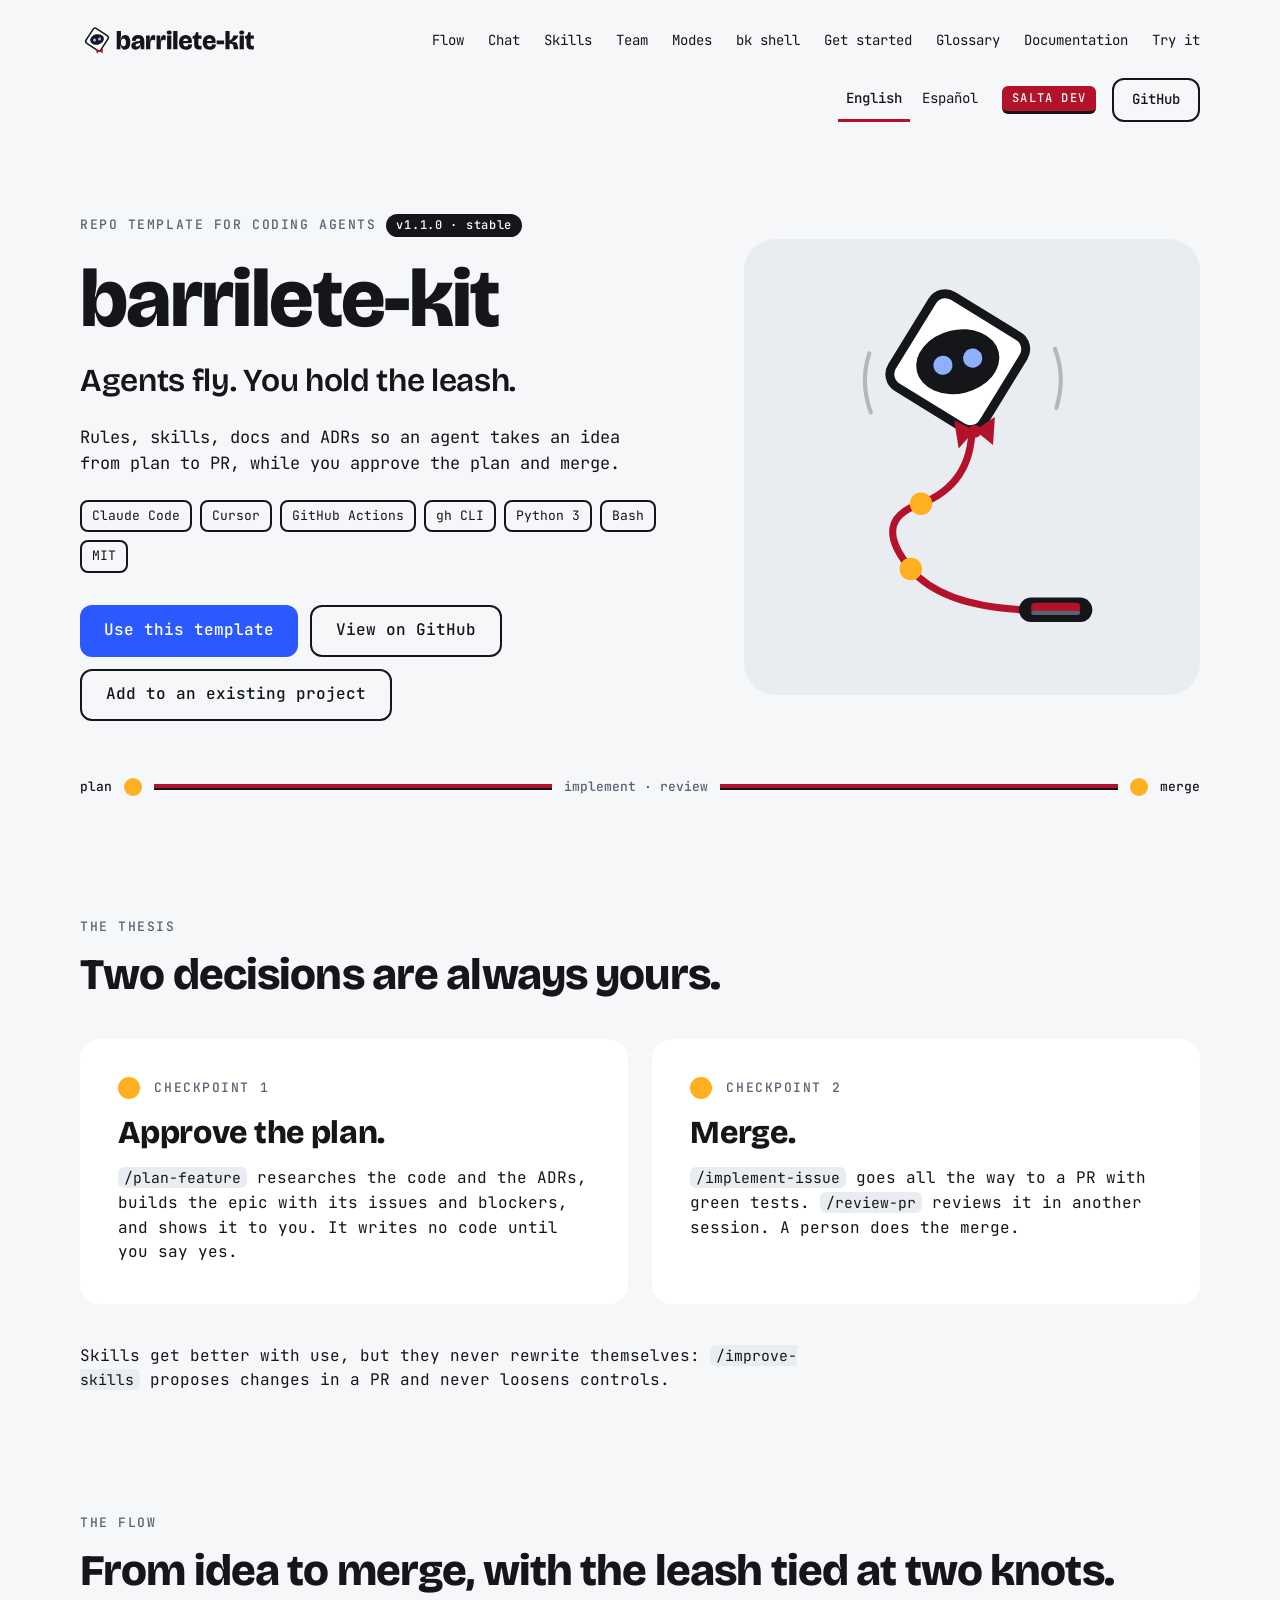
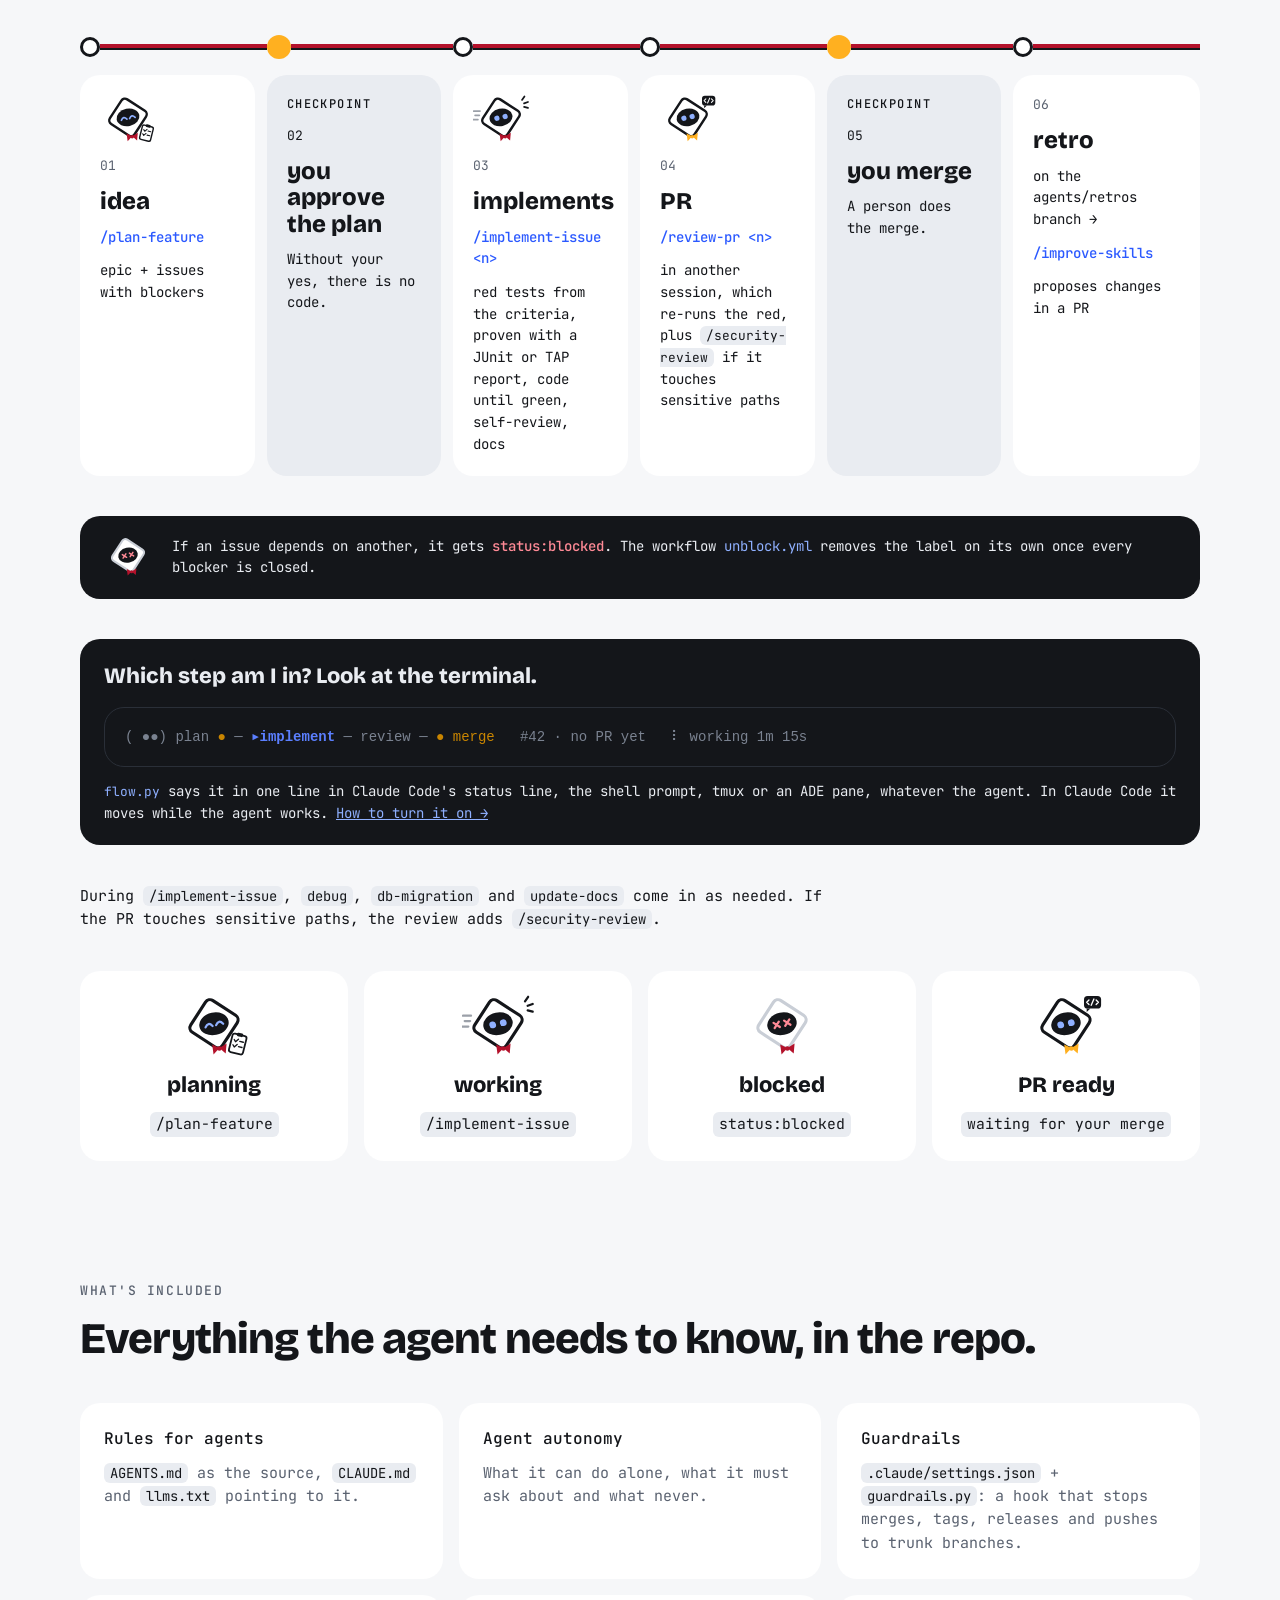
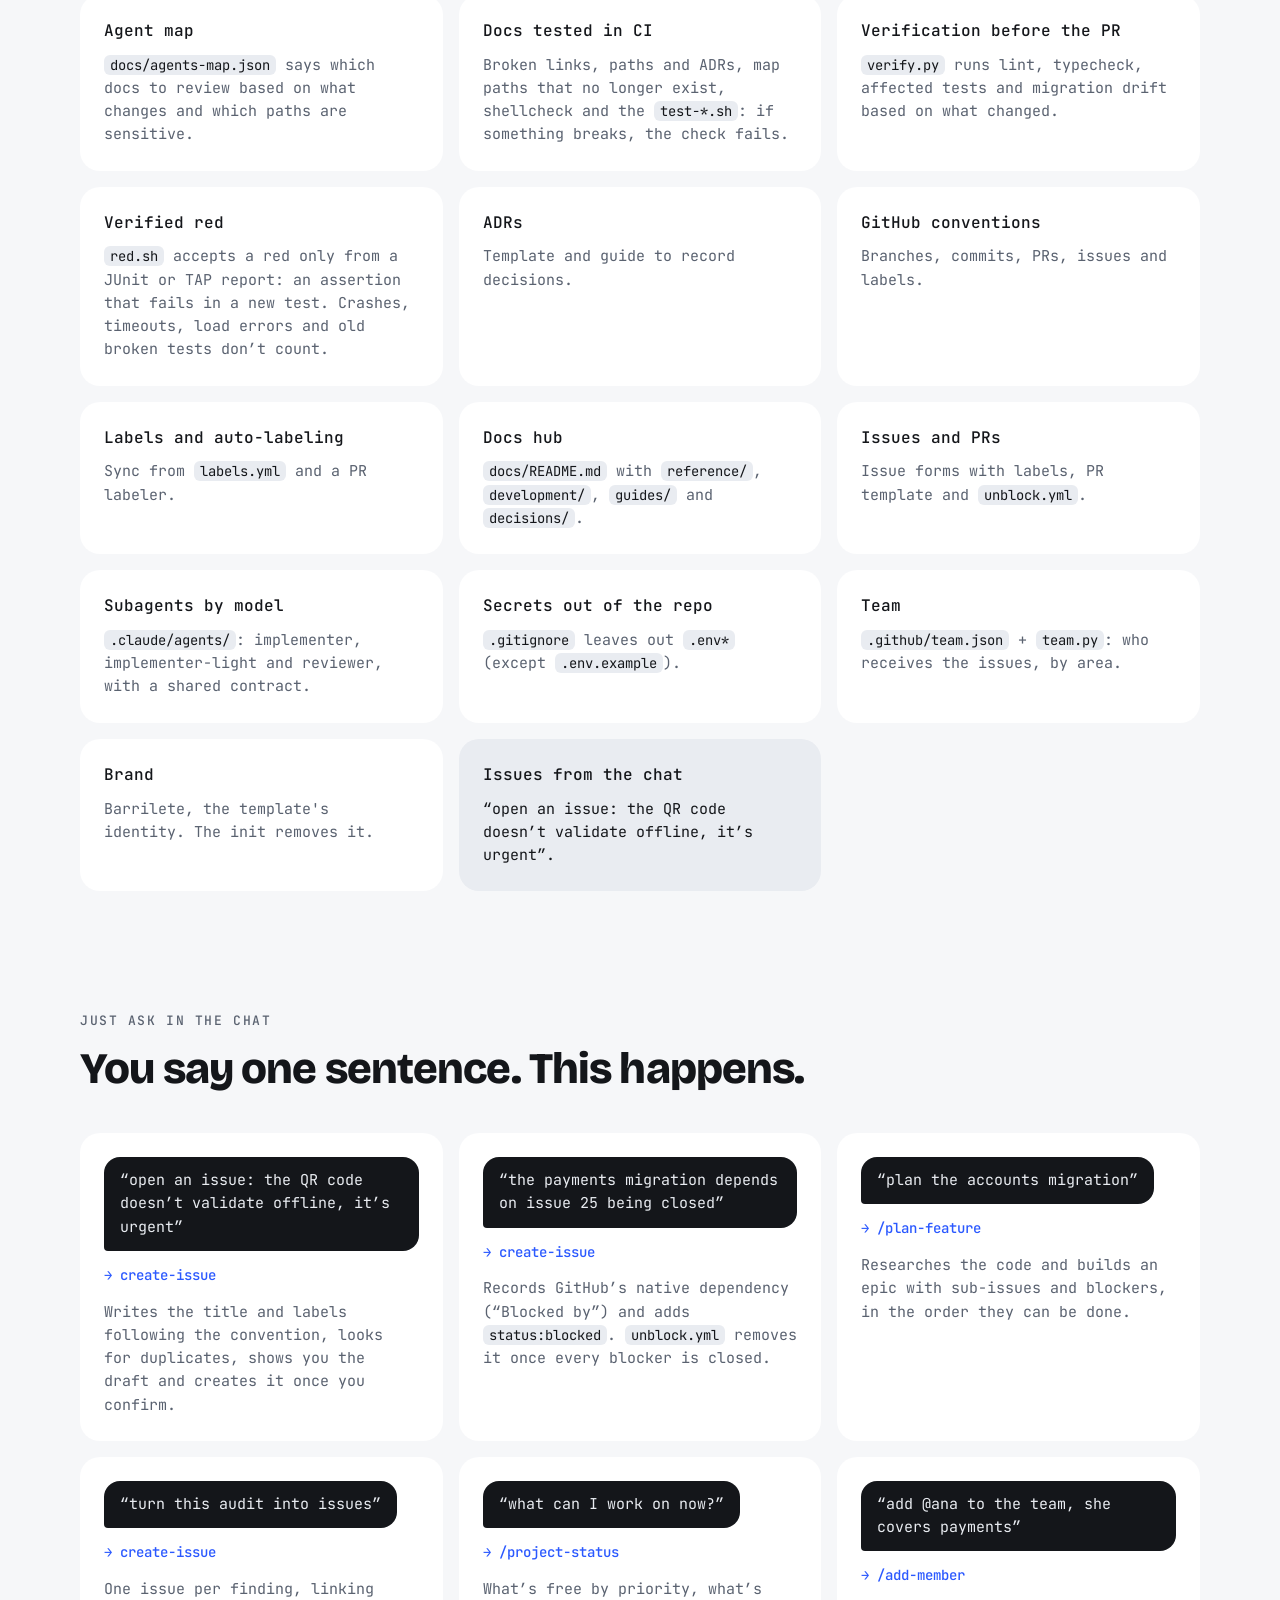
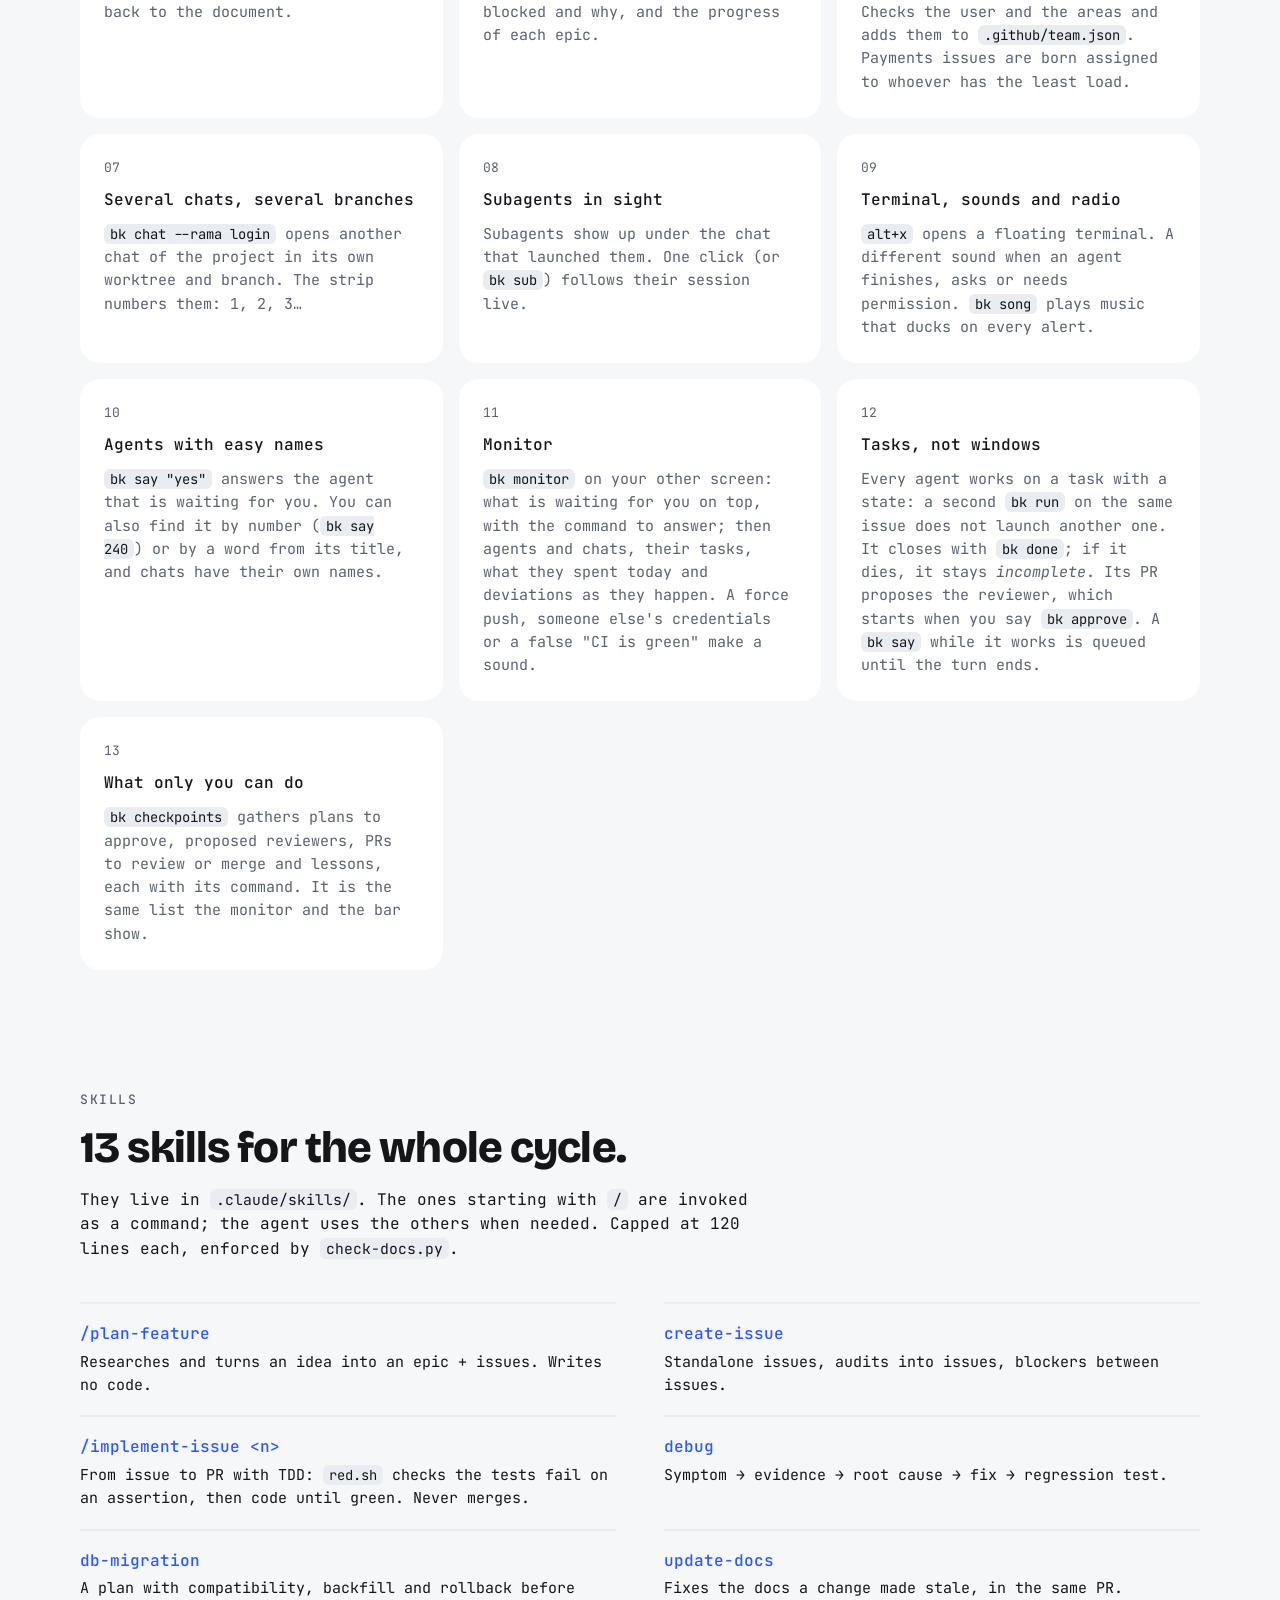
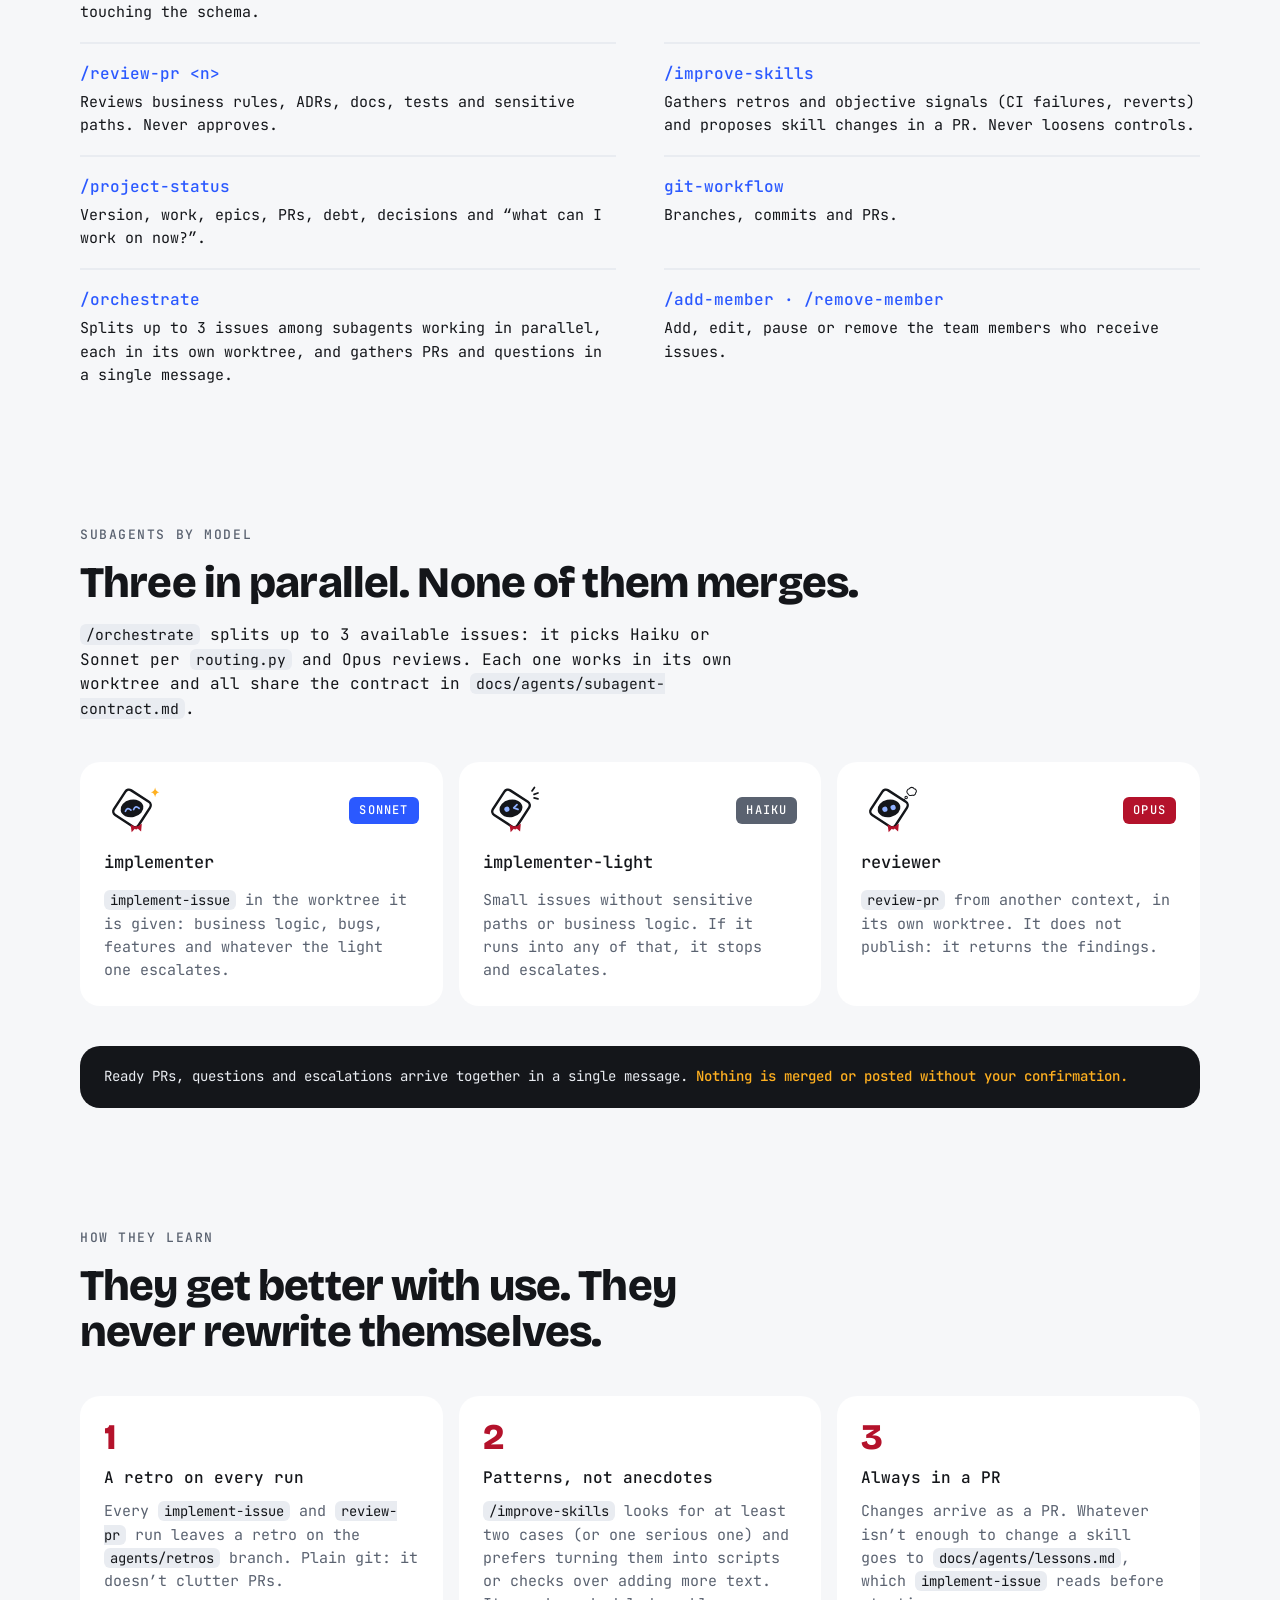
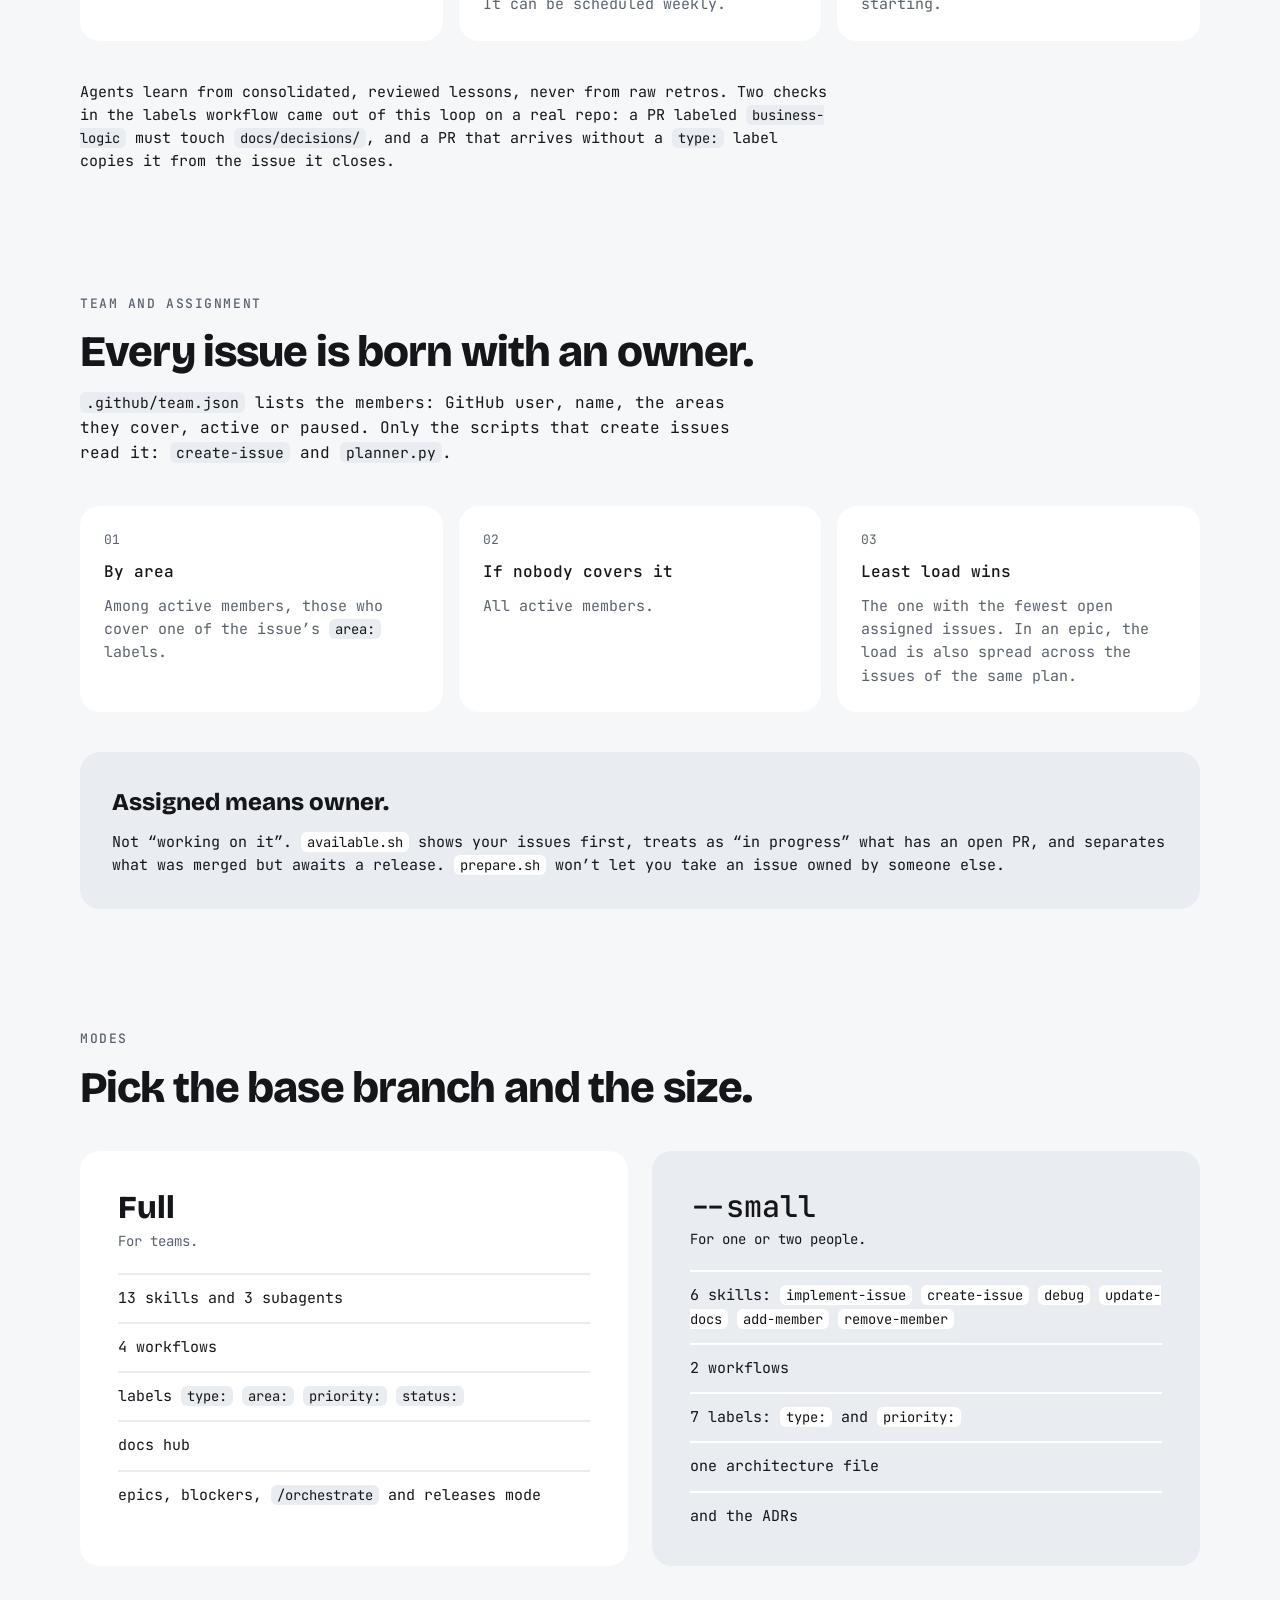
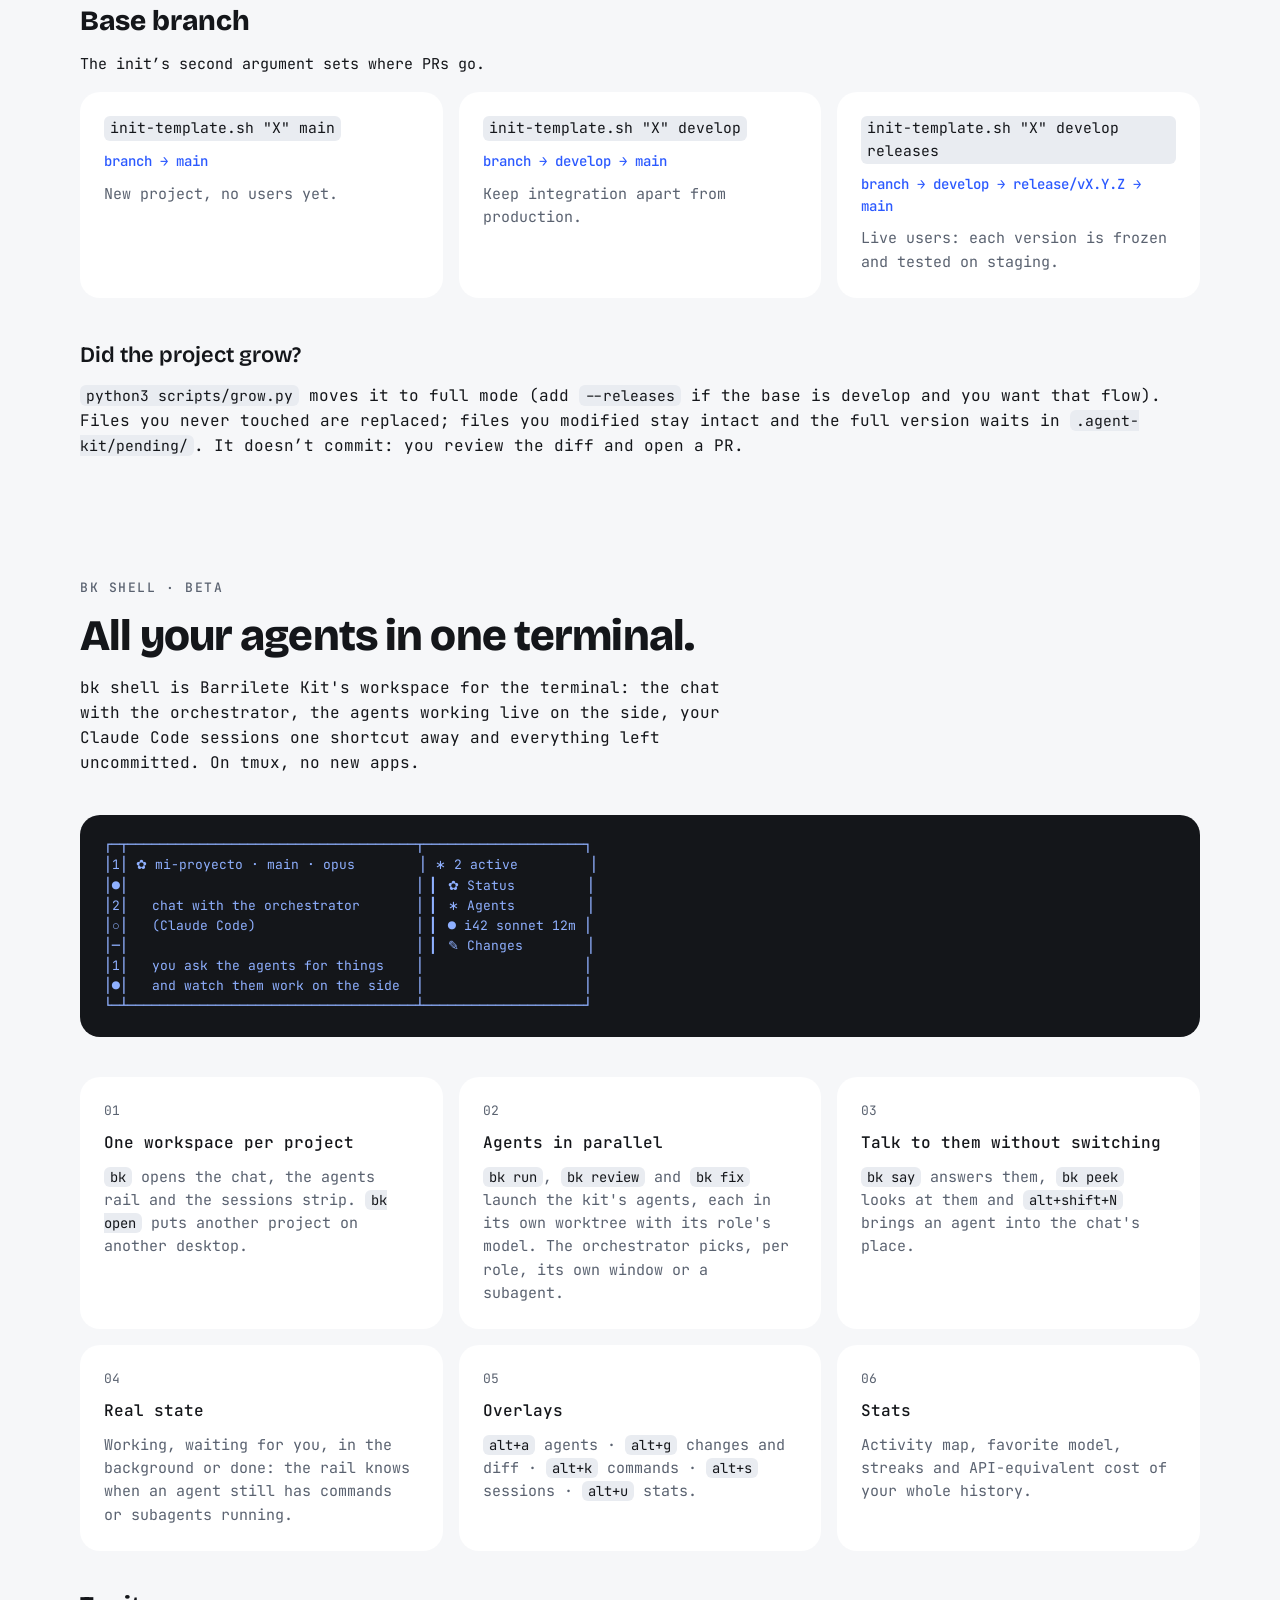
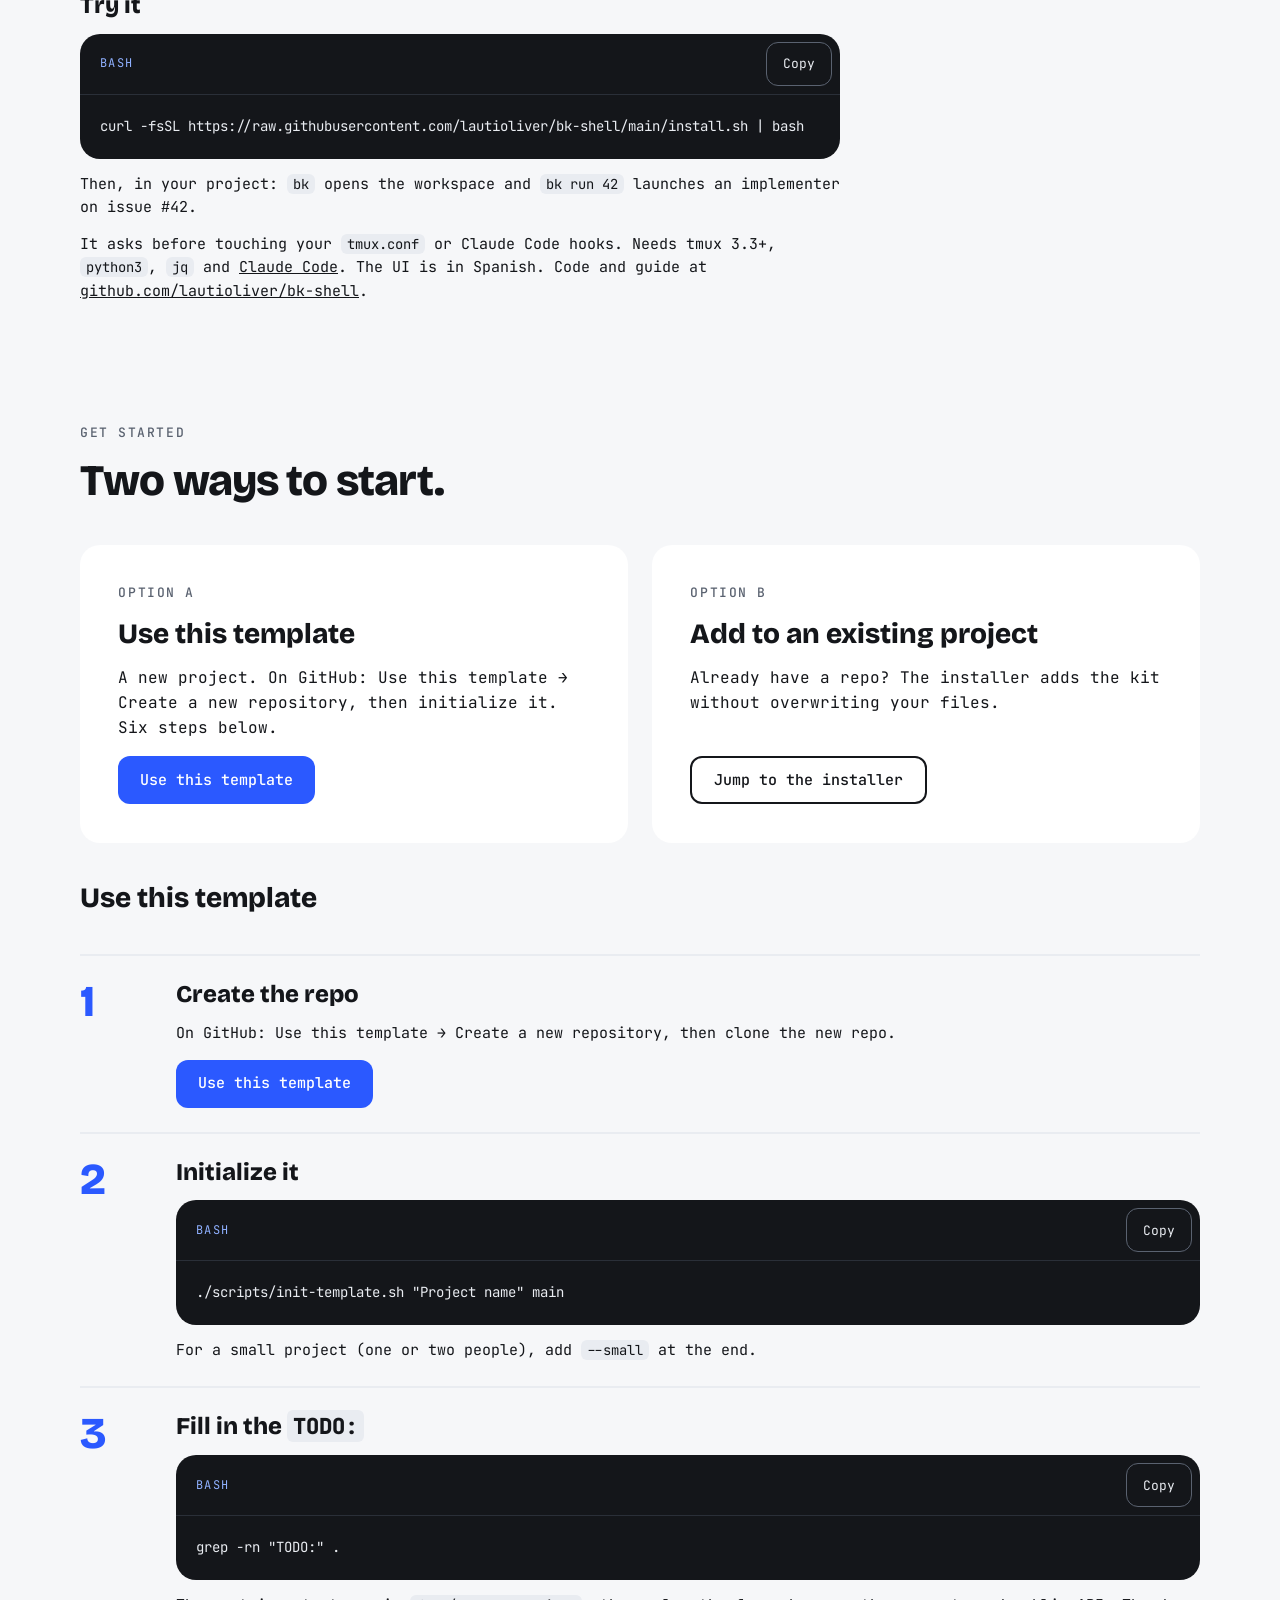
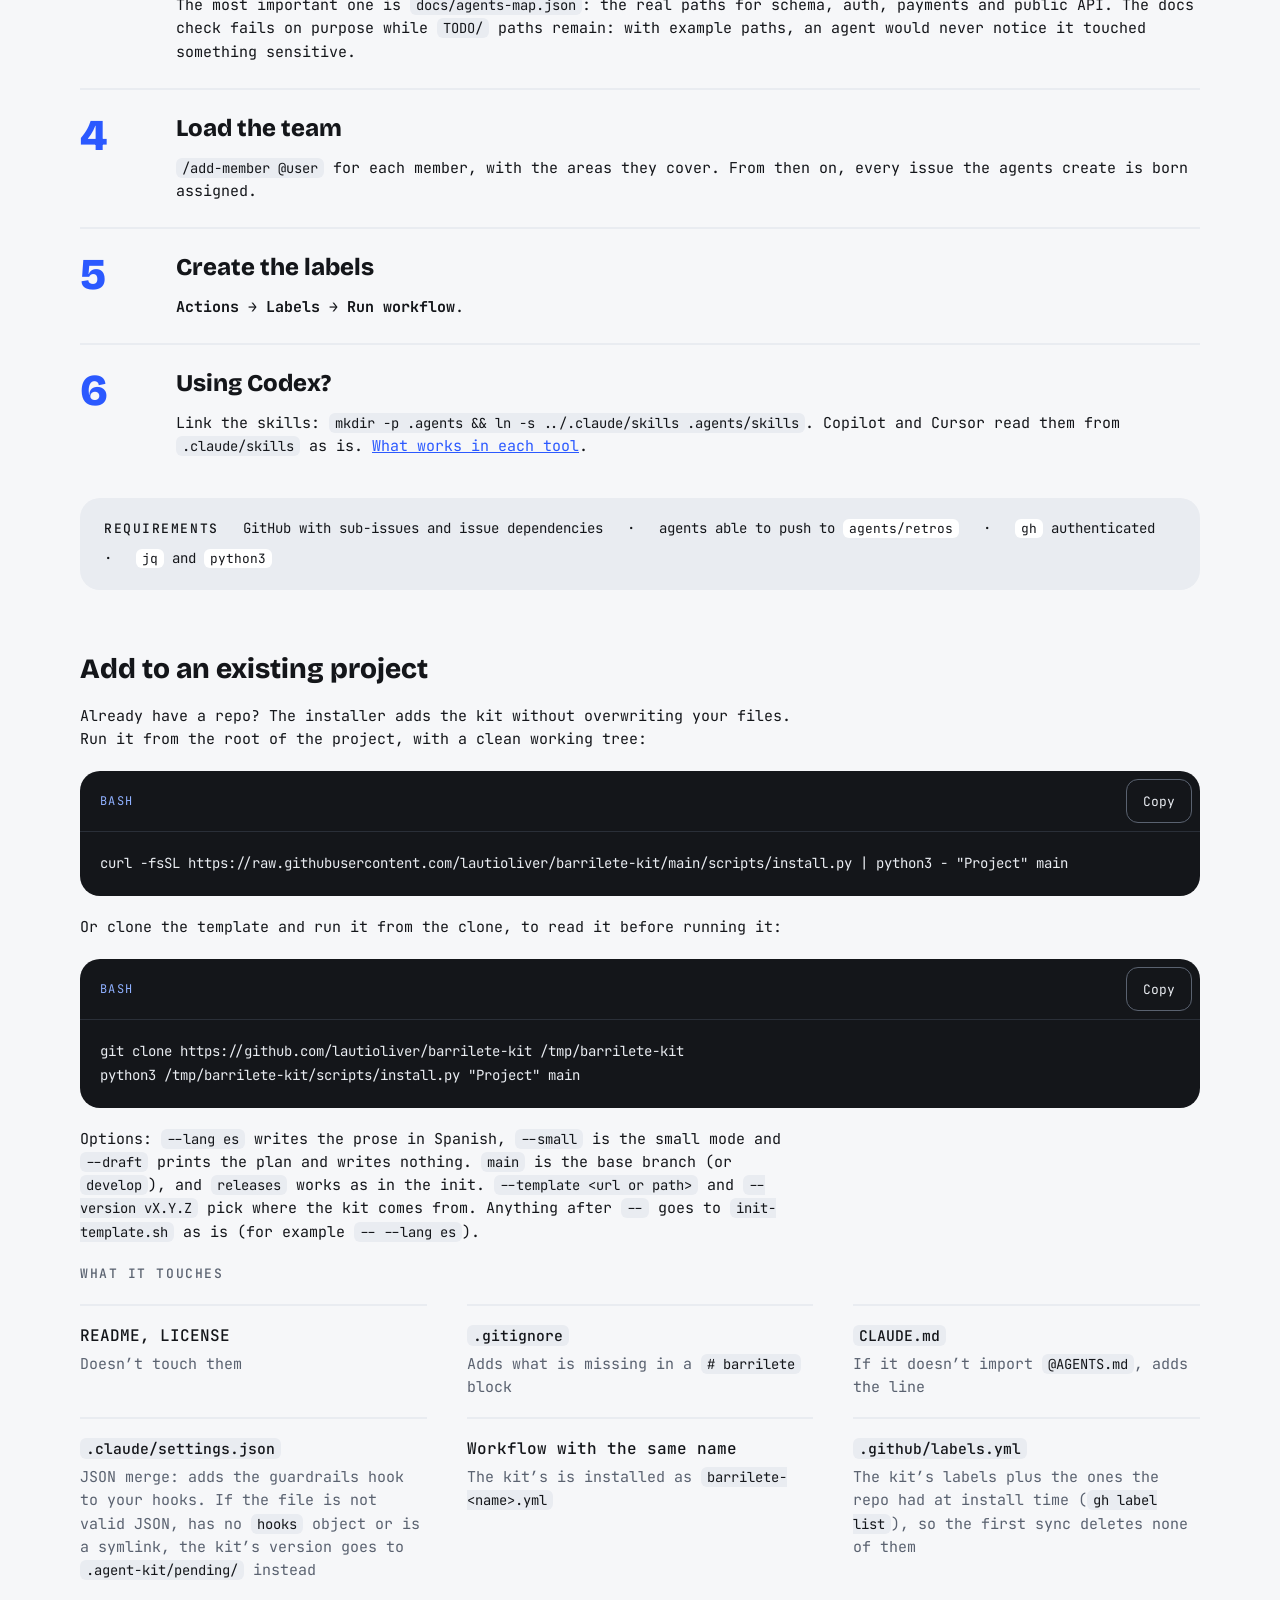
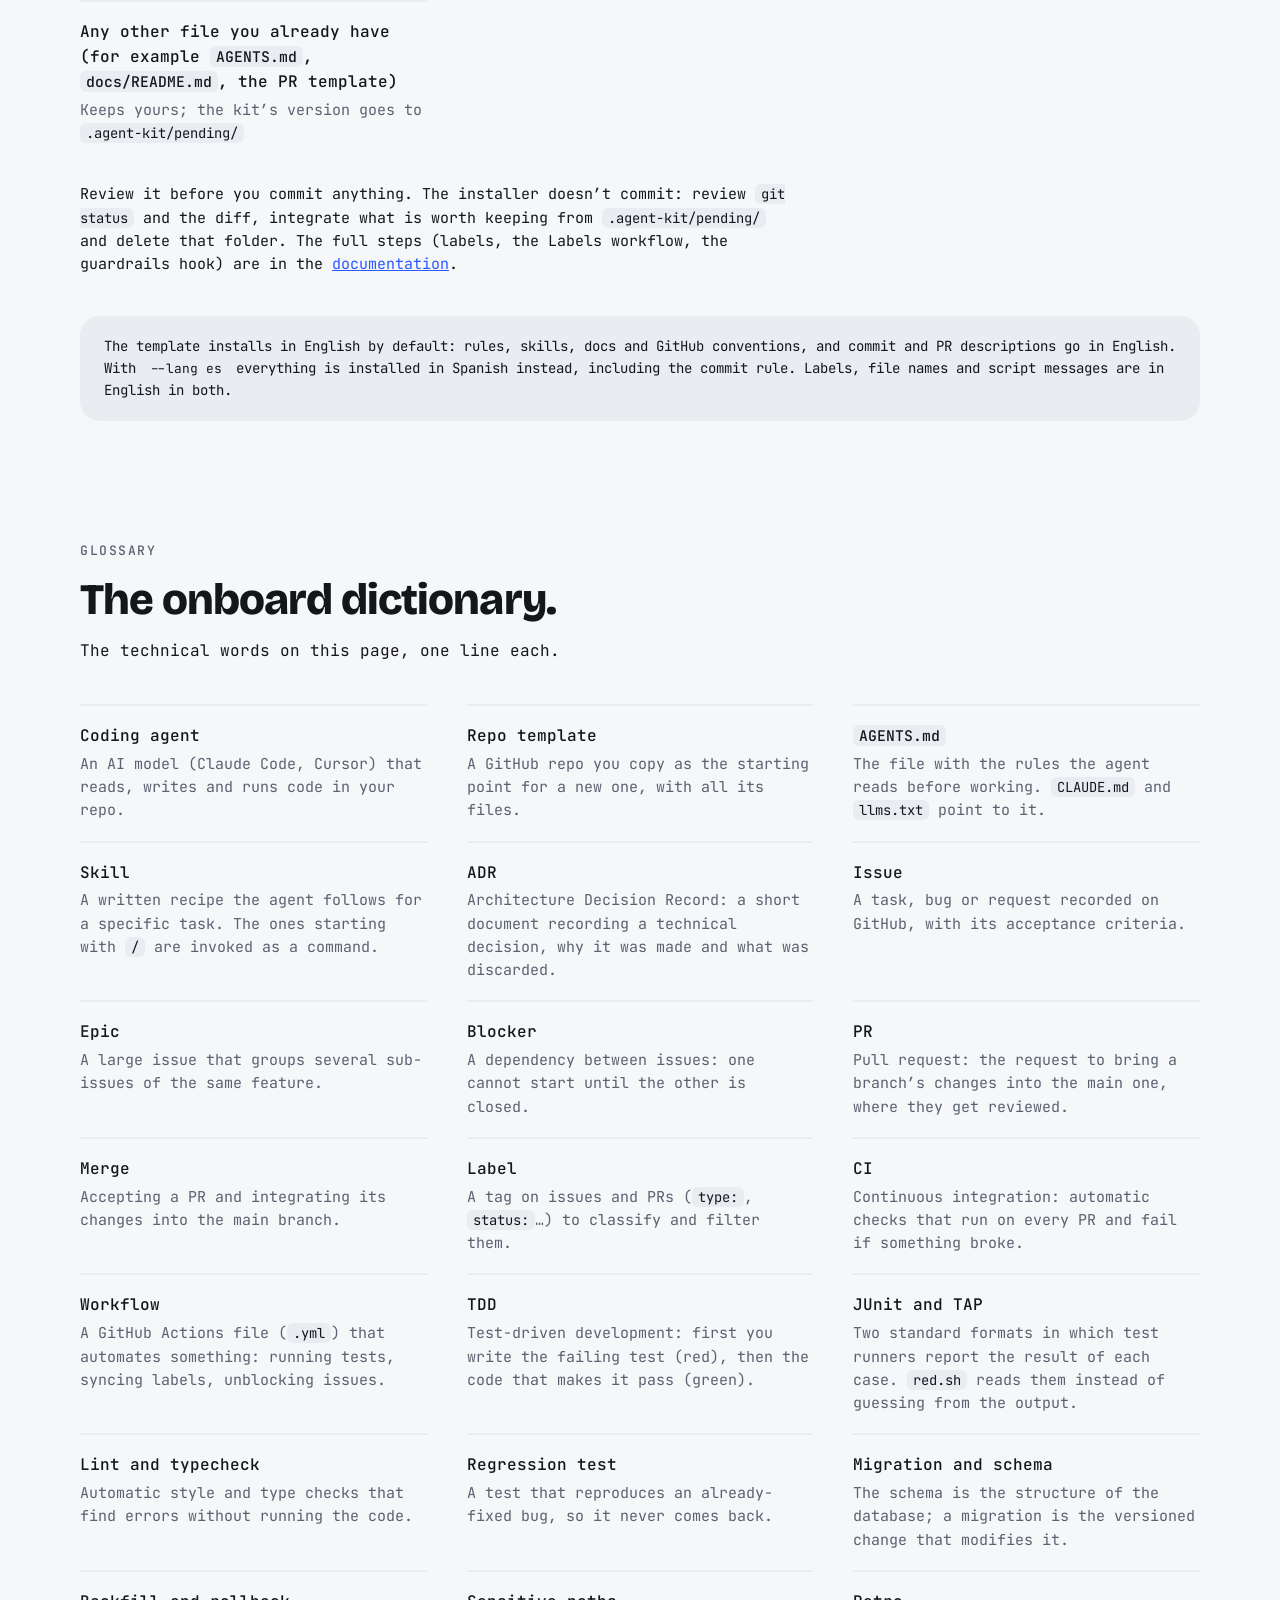
<file: index.html>
<!doctype html>
<html lang="en">
<head>
<meta charset="utf-8">
<link rel="icon" href="/favicon.svg" type="image/svg+xml">
<meta name="viewport" content="width=device-width,initial-scale=1,viewport-fit=cover">
<title>barrilete-kit</title>
<meta name="description" content="Repo template for coding agents: rules, skills, docs and ADRs to take an idea from plan to PR, while you approve the plan and merge.">
<link rel="canonical" href="https://barrilete-kit-lp.vercel.app/">
<link rel="alternate" hreflang="en" href="https://barrilete-kit-lp.vercel.app/">
<link rel="alternate" hreflang="es" href="https://barrilete-kit-lp.vercel.app/es/">
<link rel="alternate" hreflang="x-default" href="https://barrilete-kit-lp.vercel.app/">
<link rel="preconnect" href="https://fonts.googleapis.com">
<link rel="stylesheet" href="https://fonts.googleapis.com/css2?family=Bricolage+Grotesque:opsz,wght@12..96,600;12..96,800&amp;family=JetBrains+Mono:wght@400;500&amp;display=swap">
<style>:root{color-scheme:light;box-sizing:border-box;padding-top:env(safe-area-inset-top,0px);padding-bottom:env(safe-area-inset-bottom,0px)}html{scroll-padding-top:env(safe-area-inset-top,0px)}body{margin:0;padding:0;font:14px -apple-system,BlinkMacSystemFont,sans-serif;background:#fff;color:#000}img{max-width:100%}[hidden]:not([hidden=until-found i]){display:none!important}</style>
<style>
/* Layout: una columna de 1200px, secciones apiladas, grillas auto-fit; la rienda abre y cierra la página.
   Tokens del design system barrilete-kit (tema único claro, a propósito). */
:root{
  color-scheme: light;
  --surface:#f6f7f9; --surface-raised:#ffffff; --surface-muted:#e9ecf1;
  --ink:#14161a; --ink-muted:#5a6270;
  --accent:#2b59ff; --accent-hover:#1e3fcc; --accent-on-inverse:#8fb0ff;
  --rienda:#b4122b; --nudo:#ffb020; --alert-on-inverse:#ff8a96; --hairline-inverse:#2a2f38;
  --font-display:"Bricolage Grotesque", ui-sans-serif, system-ui, sans-serif;
  --font-mono:"JetBrains Mono", ui-monospace, SFMono-Regular, Menlo, monospace;
}
html{scroll-behavior:smooth}
body{margin:0;background:var(--surface);color:var(--ink)}
a{color:var(--accent)} a:hover{color:var(--accent-hover)}
code{font-family:var(--font-mono);font-size:0.92em;background:var(--surface-muted);color:var(--ink);padding:1px 6px;border-radius:6px;overflow-wrap:anywhere}
pre{margin:0}
h1,h2,h3{text-wrap:balance}
:focus-visible{outline:3px solid var(--accent);outline-offset:3px}
@keyframes flotar{0%,100%{transform:translateY(0)}50%{transform:translateY(-6px)}}
.dron{animation:flotar 3s ease-in-out infinite}
@media (prefers-reduced-motion: reduce){html{scroll-behavior:auto}.dron{animation:none}}

/* Motion: un solo momento fuerte en el hero (el barrilete flota atado a la rienda,
   los ojos te siguen, click para tirar) y la rienda como cable vivo: un pulso corre de plan a merge
   y los dos nudos laten. Todo visible en reposo; se apaga con prefers-reduced-motion. */
.in{animation:subir .7s cubic-bezier(.2,.7,.2,1) both}
.in2{animation-delay:.12s}
.chips li{animation:subir .5s cubic-bezier(.2,.7,.2,1) both;transition:background .2s,color .2s,transform .2s}
.chips li:nth-child(2){animation-delay:.05s}.chips li:nth-child(3){animation-delay:.1s}.chips li:nth-child(4){animation-delay:.15s}.chips li:nth-child(5){animation-delay:.2s}.chips li:nth-child(6){animation-delay:.25s}.chips li:nth-child(7){animation-delay:.3s}
.chips li:hover{background:var(--ink);color:var(--surface);transform:rotate(-2deg)}
@keyframes subir{from{transform:translateY(18px);opacity:.001}to{transform:none;opacity:1}}
.dron{animation:none;cursor:pointer;outline:none}
.dron:focus-visible .cuerpo{stroke:var(--accent)}
.correa{stroke-dasharray:1;stroke-dashoffset:0;animation:dibujar 1.1s .35s cubic-bezier(.6,0,.2,1) both}
@keyframes dibujar{from{stroke-dashoffset:1}to{stroke-dashoffset:0}}
.knot{transform-box:fill-box;transform-origin:center;animation:pop .45s cubic-bezier(.3,1.6,.5,1) both}
.k1{animation-delay:.9s}.k2{animation-delay:1.15s}
@keyframes pop{from{transform:scale(0)}to{transform:scale(1)}}
.rotor{transform-box:fill-box;transform-origin:center;animation:rotor .16s linear infinite alternate}
.r2{animation-delay:-.08s}
@keyframes rotor{from{transform:scaleX(1)}to{transform:scaleX(.55)}}
.wind{animation:viento 1.6s ease-in-out infinite}
.wind+.wind{animation-delay:.8s}
@keyframes viento{0%,100%{opacity:.08}50%{opacity:.35}}
.blink,.bot .eye{transform-box:fill-box;transform-origin:center}
.blink{animation:parpadeo 4.5s infinite}
.bot .eye{animation:parpadeo 5s infinite}
.card:nth-child(2n) .bot .eye{animation-delay:1.3s}.card:nth-child(3n) .bot .eye{animation-delay:2.6s}
@keyframes parpadeo{0%,93%,100%{transform:scaleY(1)}96%{transform:scaleY(.1)}}
.hilo{position:relative;overflow:hidden}
.hilo::after{content:"";position:absolute;inset:0 auto 0 0;width:28%;background:linear-gradient(90deg,transparent,var(--nudo),transparent);transform:translateX(-120%);animation:corriente 2.8s cubic-bezier(.5,0,.5,1) infinite}
.hilo~.hilo::after{animation-delay:.6s}
@keyframes corriente{to{transform:translateX(420%)}}
.pulse{animation:latido 2.8s ease-out infinite}
@keyframes latido{0%{box-shadow:0 0 0 0 rgba(255,176,32,.6)}70%,100%{box-shadow:0 0 0 12px rgba(255,176,32,0)}}
.card{transition:transform .25s cubic-bezier(.2,.7,.2,1),box-shadow .25s}
.card:hover{transform:translateY(-4px);box-shadow:0 0 0 2px var(--ink),0 4px 0 2px var(--ink)}
.card:hover .bot{animation:saltito .5s cubic-bezier(.3,1.6,.5,1)}
@keyframes saltito{40%{transform:translateY(-6px) rotate(-4deg)}}
.btn{transition:transform .15s,box-shadow .15s}
.btn:hover{transform:translateY(-2px);box-shadow:0 3px 0 0 var(--ink)}
.btn:active{transform:translateY(1px);box-shadow:none}
.reveal.visto{animation:subir .6s cubic-bezier(.2,.7,.2,1) backwards}
.reveal.visto>*{animation:subir .6s cubic-bezier(.2,.7,.2,1) backwards}
.reveal.visto>*:nth-child(2){animation-delay:.06s}.reveal.visto>*:nth-child(3){animation-delay:.12s}.reveal.visto>*:nth-child(4){animation-delay:.18s}.reveal.visto>*:nth-child(5){animation-delay:.24s}.reveal.visto>*:nth-child(6){animation-delay:.3s}.reveal.visto>*:nth-child(n+7){animation-delay:.36s}
#progreso{position:fixed;left:0;top:env(safe-area-inset-top,0px);height:4px;width:100%;background:var(--rienda);border-bottom:2px solid var(--ink);transform-origin:left;transform:scaleX(0);z-index:10;pointer-events:none}
@media (prefers-reduced-motion: reduce){
  *,*::before,*::after{animation:none!important;transition:none!important}
  .hilo::after{display:none}
}
</style>
<style>
.fl{background:var(--ink);border-radius:20px;overflow:hidden;margin:0 0 20px}
.fl-tit{padding:10px 20px;border-bottom:1px solid var(--hairline-inverse,#2a2f38);font-size:12px;letter-spacing:.12em;text-transform:uppercase;color:var(--accent-on-inverse,#8fb0ff)}
.fl pre{margin:0;padding:18px 20px;overflow-x:auto;color:#c7cdd6;font-size:14px;line-height:1.6;white-space:pre}
.fl .g{color:#7A8290}.fl .n{color:#C98500}.fl .p{color:#5B7FFF;font-weight:700}.fl .r{color:#E0525E;font-weight:700}.fl .m{color:#FFB020}
.fl-caras{display:grid;grid-template-columns:repeat(auto-fit,minmax(min(100%,150px),1fr));gap:12px;margin:0 0 20px}
.fl-caras div{background:var(--ink);color:#c7cdd6;border-radius:16px;padding:12px 14px;font-size:13px}
.fl-caras b{display:block;font-size:16px;color:#E9ECF1;margin-bottom:4px;white-space:pre}
</style>
</head>
<body>
<div id="progreso" aria-hidden="true"></div>

<div style="width: 100%; background: var(--surface); color: var(--ink); font-family: var(--font-mono); font-size: 16px; line-height: 1.55; box-sizing: border-box; overflow-x: hidden">

<!-- NAV -->
<header style="max-width: 1200px; margin: 0 auto; padding: 20px clamp(16px, 4vw, 40px); box-sizing: border-box; display: flex; flex-wrap: wrap; align-items: center; justify-content: space-between; gap: 16px 32px">
<a href="#top" style="display: flex; align-items: center; gap: 10px; color: var(--ink); text-decoration: none; font-weight: 500; font-size: 17px">
<svg class="logo" width="177" height="30" viewBox="0 0 377 64" role="img" aria-label="barrilete-kit"><g transform="scale(0.45)"><g transform="rotate(-12 80 64)"><rect x="38" y="22" width="84" height="84" rx="12" transform="rotate(45 80 64)" fill="#FFFFFF" stroke="#14161A" stroke-width="7"></rect><ellipse cx="80" cy="64" rx="33" ry="25" fill="#14161A"></ellipse><circle cx="68" cy="64" r="7.5" fill="#8FB0FF"></circle><circle cx="92" cy="64" r="7.5" fill="#8FB0FF"></circle></g><path d="M92 118 L76 110 L79 132 Z M92 118 L108 108 L106 130 Z" fill="#B4122B"></path><circle cx="92" cy="119" r="5" fill="#B4122B"></circle></g><path transform="translate(75.984 49.7) scale(0.056)" fill="#14161A" d="M353 14Q308 14 274.0 -6.0Q240 -26 217.5 -65.5Q195 -105 184 -163H177V0H36V-186V-700H198V-545Q198 -518 195.5 -487.0Q193 -456 188.5 -423.0Q184 -390 178 -356H187Q196 -422 219.0 -463.0Q242 -504 278.0 -523.0Q314 -542 360 -542Q419 -542 462.5 -512.0Q506 -482 530.0 -422.0Q554 -362 554 -271Q554 -174 527.5 -111.0Q501 -48 455.5 -17.0Q410 14 353 14ZM296 -115Q326 -115 347.0 -134.5Q368 -154 379.0 -186.5Q390 -219 390 -258Q390 -297 380.0 -331.0Q370 -365 349.0 -386.0Q328 -407 296 -407Q282 -407 267.5 -402.0Q253 -397 240.5 -386.5Q228 -376 218.0 -359.5Q208 -343 202.0 -319.5Q196 -296 196 -266V-259Q196 -222 204.5 -195.0Q213 -168 227.0 -150.0Q241 -132 259.0 -123.5Q277 -115 296 -115ZM751 14Q711 14 675.0 0.0Q639 -14 616.0 -45.5Q593 -77 593 -130Q593 -179 612.0 -209.5Q631 -240 663.0 -258.5Q695 -277 733.0 -286.5Q771 -296 808 -303Q860 -313 886.0 -319.0Q912 -325 921.5 -333.0Q931 -341 931 -355Q931 -384 909.5 -399.0Q888 -414 853 -414Q831 -414 809.0 -406.0Q787 -398 773.0 -377.5Q759 -357 760 -319L616 -329Q614 -392 635.0 -433.5Q656 -475 692.5 -498.5Q729 -522 772.5 -532.0Q816 -542 859 -542Q938 -542 989.0 -512.5Q1040 -483 1064.5 -427.5Q1089 -372 1089 -293V-199Q1089 -166 1089.0 -132.5Q1089 -99 1089.0 -66.0Q1089 -33 1089 0H949Q949 -36 949.0 -73.0Q949 -110 949 -151H943Q939 -106 913.5 -68.5Q888 -31 846.5 -8.5Q805 14 751 14ZM818 -104Q835 -104 854.5 -110.5Q874 -117 891.5 -132.0Q909 -147 920.0 -173.5Q931 -200 931 -239V-263L958 -266Q950 -253 931.5 -245.0Q913 -237 890.0 -232.5Q867 -228 843.5 -223.5Q820 -219 800.0 -211.5Q780 -204 767.5 -191.5Q755 -179 755 -157Q755 -131 773.5 -117.5Q792 -104 818 -104ZM1155 0V-287V-528H1295V-318H1303Q1309 -402 1326.5 -450.5Q1344 -499 1370.5 -519.5Q1397 -540 1430 -540Q1448 -540 1467.5 -535.0Q1487 -530 1506 -519L1498 -339Q1476 -352 1455.0 -358.5Q1434 -365 1415 -365Q1383 -365 1361.0 -347.0Q1339 -329 1327.5 -294.0Q1316 -259 1316 -209V0ZM1555 0V-287V-528H1695V-318H1703Q1709 -402 1726.5 -450.5Q1744 -499 1770.5 -519.5Q1797 -540 1830 -540Q1848 -540 1867.5 -535.0Q1887 -530 1906 -519L1898 -339Q1876 -352 1855.0 -358.5Q1834 -365 1815 -365Q1783 -365 1761.0 -347.0Q1739 -329 1727.5 -294.0Q1716 -259 1716 -209V0ZM1955 0V-528H2117V0ZM2035 -566Q1989 -566 1964.5 -585.5Q1940 -605 1940 -642Q1940 -680 1964.5 -699.5Q1989 -719 2035 -719Q2082 -719 2106.5 -699.0Q2131 -679 2131 -642Q2131 -606 2106.5 -586.0Q2082 -566 2035 -566ZM2189 0V-700H2351V0ZM2674 14Q2599 14 2548.5 -7.5Q2498 -29 2467.0 -66.5Q2436 -104 2422.5 -152.0Q2409 -200 2409 -253Q2409 -310 2423.5 -362.0Q2438 -414 2468.5 -454.5Q2499 -495 2547.5 -518.5Q2596 -542 2664 -542Q2732 -542 2780.5 -518.5Q2829 -495 2858.0 -453.0Q2887 -411 2895.5 -356.0Q2904 -301 2893 -237L2510 -231V-319L2769 -324L2748 -273Q2754 -319 2746.5 -350.5Q2739 -382 2719.0 -398.5Q2699 -415 2664 -415Q2627 -415 2605.0 -396.0Q2583 -377 2574.0 -342.5Q2565 -308 2565 -261Q2565 -180 2592.0 -143.0Q2619 -106 2675 -106Q2699 -106 2715.0 -112.0Q2731 -118 2741.0 -129.5Q2751 -141 2755.0 -157.5Q2759 -174 2758 -195L2906 -187Q2909 -154 2899.5 -119.0Q2890 -84 2864.0 -54.0Q2838 -24 2791.5 -5.0Q2745 14 2674 14ZM3171 12Q3078 12 3032.5 -35.5Q2987 -83 2987 -183V-402H2929V-504H2932Q2994 -512 3020.0 -545.5Q3046 -579 3052 -647V-649H3147V-528H3268V-398H3147V-198Q3147 -160 3165.5 -144.0Q3184 -128 3211 -128Q3225 -128 3240.0 -132.0Q3255 -136 3268 -143V-2Q3237 7 3213.0 9.5Q3189 12 3171 12ZM3579 14Q3504 14 3453.5 -7.5Q3403 -29 3372.0 -66.5Q3341 -104 3327.5 -152.0Q3314 -200 3314 -253Q3314 -310 3328.5 -362.0Q3343 -414 3373.5 -454.5Q3404 -495 3452.5 -518.5Q3501 -542 3569 -542Q3637 -542 3685.5 -518.5Q3734 -495 3763.0 -453.0Q3792 -411 3800.5 -356.0Q3809 -301 3798 -237L3415 -231V-319L3674 -324L3653 -273Q3659 -319 3651.5 -350.5Q3644 -382 3624.0 -398.5Q3604 -415 3569 -415Q3532 -415 3510.0 -396.0Q3488 -377 3479.0 -342.5Q3470 -308 3470 -261Q3470 -180 3497.0 -143.0Q3524 -106 3580 -106Q3604 -106 3620.0 -112.0Q3636 -118 3646.0 -129.5Q3656 -141 3660.0 -157.5Q3664 -174 3663 -195L3811 -187Q3814 -154 3804.5 -119.0Q3795 -84 3769.0 -54.0Q3743 -24 3696.5 -5.0Q3650 14 3579 14ZM3844 -195V-337H4127V-195ZM4178 0V-700H4336V-329Q4370 -347 4394.5 -370.0Q4419 -393 4436.0 -419.5Q4453 -446 4463.5 -473.5Q4474 -501 4481 -528H4667Q4656 -488 4635.5 -450.5Q4615 -413 4585.0 -380.5Q4555 -348 4515.5 -322.0Q4476 -296 4428 -279V-271Q4490 -281 4529.5 -273.5Q4569 -266 4592.0 -245.5Q4615 -225 4627.5 -194.0Q4640 -163 4647 -125L4670 0H4495L4484 -88Q4480 -120 4473.0 -148.0Q4466 -176 4446.0 -193.5Q4426 -211 4383 -211H4336V0ZM4719 0V-528H4881V0ZM4799 -566Q4753 -566 4728.5 -585.5Q4704 -605 4704 -642Q4704 -680 4728.5 -699.5Q4753 -719 4799 -719Q4846 -719 4870.5 -699.0Q4895 -679 4895 -642Q4895 -606 4870.5 -586.0Q4846 -566 4799 -566ZM5164 12Q5071 12 5025.5 -35.5Q4980 -83 4980 -183V-402H4922V-504H4925Q4987 -512 5013.0 -545.5Q5039 -579 5045 -647V-649H5140V-528H5261V-398H5140V-198Q5140 -160 5158.5 -144.0Q5177 -128 5204 -128Q5218 -128 5233.0 -132.0Q5248 -136 5261 -143V-2Q5230 7 5206.0 9.5Q5182 12 5164 12Z"/></svg>
</a>
<nav aria-label="Main" style="display: flex; flex-wrap: wrap; align-items: center; gap: 4px 24px; font-size: 14px">
<a href="#flow" style="color: var(--ink); text-decoration: none; padding: 10px 0">Flow</a>
<a href="#chat" style="color: var(--ink); text-decoration: none; padding: 10px 0">Chat</a>
<a href="#skills" style="color: var(--ink); text-decoration: none; padding: 10px 0">Skills</a>
<a href="#team" style="color: var(--ink); text-decoration: none; padding: 10px 0">Team</a>
<a href="#modes" style="color: var(--ink); text-decoration: none; padding: 10px 0">Modes</a>
<a href="#bk-shell" style="color: var(--ink); text-decoration: none; padding: 10px 0">bk shell</a>
<a href="#get-started" style="color: var(--ink); text-decoration: none; padding: 10px 0">Get started</a>
<a href="#glossary" style="color: var(--ink); text-decoration: none; padding: 10px 0">Glossary</a>
<a href="/docs.html" style="color: var(--ink); text-decoration: none; padding: 10px 0">Documentation</a>
<a href="/probar.html" style="color: var(--ink); text-decoration: none; padding: 10px 0">Try it</a>
</nav>
<div style="display: flex; align-items: center; gap: 16px; margin-left: auto">
<nav class="idioma" aria-label="Language" style="display: flex; align-items: center; gap: 4px; font-size: 14px"><span aria-current="true" lang="en" style="padding: 10px 8px; font-weight: 500; border-bottom: 3px solid var(--rienda)">English</span><a href="/es/" hreflang="es" lang="es" title="Cambiar a español" style="color: var(--ink); text-decoration: none; padding: 10px 8px; border-bottom: 3px solid transparent">Español</a></nav>
<span style="display: inline-block; background: var(--rienda); color: var(--surface-raised); font-size: 12px; font-weight: 500; letter-spacing: 0.1em; padding: 4px 10px; border-radius: 6px; border-bottom: 3px solid var(--ink); line-height: 1.4">SALTA DEV</span>
<a href="https://github.com/lautioliver/barrilete-kit/blob/main/README.md" style="display: inline-flex; align-items: center; min-height: 44px; padding: 0 18px; border: 2px solid var(--ink); border-radius: 12px; color: var(--ink); text-decoration: none; font-weight: 500; font-size: 14px; box-sizing: border-box">GitHub</a>
</div>
</header>

<!-- HERO -->
<section id="top" style="max-width: 1200px; margin: 0 auto; padding: clamp(40px, 6vw, 72px) clamp(16px, 4vw, 40px) 0; box-sizing: border-box">
<div style="display: flex; flex-wrap: wrap-reverse; align-items: center; gap: 48px">
<div style="flex: 1 1 520px; min-width: 0; display: flex; flex-direction: column; gap: 24px">
<div style="font-size: 13px; letter-spacing: 0.12em; text-transform: uppercase; color: var(--ink-muted); font-weight: 500">Repo template for coding agents<a href="https://github.com/lautioliver/barrilete-kit/releases/tag/v1.1.0" style="display: inline-flex; align-items: center; gap: 6px; margin-left: 10px; padding: 2px 10px; border-radius: 999px; background: var(--ink); color: var(--surface-raised); text-decoration: none; letter-spacing: 0.06em; text-transform: none; font-size: 12px">v1.1.0 · stable</a></div>
<h1 class="in" style="margin: 0; font-family: var(--font-display); font-weight: 800; font-size: clamp(48px, 6.4vw, 88px); line-height: 0.95; letter-spacing: -0.02em">barrilete-kit</h1>
<p class="in in2" style="margin: 0; font-family: var(--font-display); font-weight: 600; font-size: clamp(24px, 2.6vw, 32px); line-height: 1.15; letter-spacing: -0.01em">Agents fly. You hold the leash.</p>
<p style="margin: 0; font-size: 17px; max-width: 560px">Rules, skills, docs and ADRs so an agent takes an idea from plan to PR, while you approve the plan and merge.</p>
<ul class="chips" aria-label="Works with" style="list-style: none; margin: 0; padding: 0; display: flex; flex-wrap: wrap; gap: 8px; font-size: 13px"><li style="padding: 4px 10px; border: 2px solid var(--ink); border-radius: 8px">Claude Code</li><li style="padding: 4px 10px; border: 2px solid var(--ink); border-radius: 8px">Cursor</li><li style="padding: 4px 10px; border: 2px solid var(--ink); border-radius: 8px">GitHub Actions</li><li style="padding: 4px 10px; border: 2px solid var(--ink); border-radius: 8px">gh CLI</li><li style="padding: 4px 10px; border: 2px solid var(--ink); border-radius: 8px">Python 3</li><li style="padding: 4px 10px; border: 2px solid var(--ink); border-radius: 8px">Bash</li><li style="padding: 4px 10px; border: 2px solid var(--ink); border-radius: 8px">MIT</li></ul>
<div style="display: flex; flex-wrap: wrap; gap: 12px; padding-top: 8px">
<a class="btn" href="https://github.com/lautioliver/barrilete-kit/generate" style="display: inline-flex; align-items: center; min-height: 52px; padding: 0 24px; background: var(--accent); color: var(--surface-raised); border-radius: 12px; text-decoration: none; font-weight: 500; font-size: 16px; box-sizing: border-box">Use this template</a>
<a class="btn" href="https://github.com/lautioliver/barrilete-kit/blob/main/README.md" style="display: inline-flex; align-items: center; min-height: 52px; padding: 0 24px; border: 2px solid var(--ink); color: var(--ink); border-radius: 12px; text-decoration: none; font-weight: 500; font-size: 16px; box-sizing: border-box">View on GitHub</a>
<a class="btn" href="#add-to-an-existing-project" style="display: inline-flex; align-items: center; min-height: 52px; padding: 0 24px; border: 2px solid var(--ink); color: var(--ink); border-radius: 12px; text-decoration: none; font-weight: 500; font-size: 16px; box-sizing: border-box">Add to an existing project</a>
</div>
</div>
<div style="flex: 1 1 360px; min-width: 0; background: var(--surface-muted); border-radius: 32px; display: flex; align-items: center; justify-content: center; padding: 24px; box-sizing: border-box">
<svg viewBox="0 0 400 400" style="width: 100%; max-width: 420px; height: auto; display: block" role="group" aria-label="Barrilete, a kite tied to a leash with two knots">
<path id="correa" class="correa" pathLength="1" d="M200 166 Q200 220 150 236 Q100 252 140 300 Q170 336 250 340" stroke="#B4122B" stroke-width="7" fill="none" stroke-linecap="round"></path>
<circle class="knot k1" cx="150" cy="236" r="11" fill="#FFB020"></circle>
<circle class="knot k2" cx="140" cy="300" r="11" fill="#FFB020"></circle>
<rect x="246" y="328" width="72" height="24" rx="12" fill="#14161A"></rect>
<rect x="258" y="333" width="48" height="10" rx="4" fill="#B4122B"></rect>
<rect x="258" y="341" width="48" height="4" rx="2" fill="#5A6270"></rect>
<g id="dron" class="dron" tabindex="0" role="button" aria-label="Pull the leash">
<g transform="translate(86.5 22.25) scale(1.25)"><g transform="rotate(-12 80 64)"><rect class="cuerpo" x="38" y="22" width="84" height="84" rx="12" transform="rotate(45 80 64)" fill="#FFFFFF" stroke="#14161A" stroke-width="7"></rect><ellipse cx="80" cy="64" rx="33" ry="25" fill="#14161A"></ellipse><g id="ojos"><g class="blink"><circle class="eye" cx="68" cy="64" r="7.5" fill="#8FB0FF"></circle>
<circle class="eye" cx="92" cy="64" r="7.5" fill="#8FB0FF"></circle></g></g></g><path d="M92 118 L76 110 L79 132 Z M92 118 L108 108 L106 130 Z" fill="#B4122B"></path><circle cx="92" cy="119" r="5" fill="#B4122B"></circle></g>
<path d="M100 150 Q90 120 100 92" stroke="#14161A" stroke-width="4" fill="none" stroke-linecap="round" opacity="0.25" class="wind"></path>
<path d="M282 150 Q292 120 282 92" stroke="#14161A" stroke-width="4" fill="none" stroke-linecap="round" opacity="0.25" class="wind"></path>
</g>
</svg>
</div>
</div>
<div role="img" aria-label="Flow line: plan, implement and review, merge. Both ends are human checkpoints." style="display: flex; align-items: center; gap: 12px; margin-top: 56px; font-size: 13px; font-weight: 500">
<span>plan</span>
<span style="width: 18px; height: 18px; border-radius: 50%; background: var(--nudo); flex: none" class="pulse"></span>
<span class="hilo" style="flex: 1 1 auto; min-width: 16px; height: 4px; background: var(--rienda); border-bottom: 2px solid var(--ink)"></span>
<span style="color: var(--ink-muted); white-space: nowrap">implement · review</span>
<span class="hilo" style="flex: 1 1 auto; min-width: 16px; height: 4px; background: var(--rienda); border-bottom: 2px solid var(--ink)"></span>
<span style="width: 18px; height: 18px; border-radius: 50%; background: var(--nudo); flex: none" class="pulse"></span>
<span>merge</span>
</div>
</section>

<!-- TESIS -->
<section style="max-width: 1200px; margin: 0 auto; padding: clamp(72px, 10vw, 120px) clamp(16px, 4vw, 40px) 0; box-sizing: border-box; display: flex; flex-direction: column; gap: 40px">
<div style="display: flex; flex-direction: column; gap: 16px">
<div style="font-size: 13px; letter-spacing: 0.12em; text-transform: uppercase; color: var(--ink-muted); font-weight: 500">The thesis</div>
<h2 class="reveal" style="margin: 0; font-family: var(--font-display); font-weight: 800; font-size: clamp(32px, 3.4vw, 44px); line-height: 1.05; letter-spacing: -0.02em">Two decisions are always yours.</h2>
</div>
<div class="reveal" style="display: grid; grid-template-columns: repeat(auto-fit, minmax(min(100%, 420px), 1fr)); gap: 24px">
<div class="card" style="background: var(--surface-raised); border-radius: 20px; padding: clamp(28px, 3vw, 40px); display: flex; flex-direction: column; gap: 16px">
<div style="display: flex; align-items: center; gap: 14px">
<span style="width: 22px; height: 22px; border-radius: 50%; background: var(--nudo); flex: none" class="pulse"></span>
<span style="font-size: 13px; letter-spacing: 0.12em; text-transform: uppercase; color: var(--ink-muted); font-weight: 500">Checkpoint 1</span>
</div>
<h3 style="margin: 0; font-family: var(--font-display); font-weight: 800; font-size: 32px; line-height: 1.1; letter-spacing: -0.01em">Approve the plan.</h3>
<p style="margin: 0; font-size: 16px"><code>/plan-feature</code> researches the code and the ADRs, builds the epic with its issues and blockers, and shows it to you. It writes no code until you say yes.</p>
</div>
<div class="card" style="background: var(--surface-raised); border-radius: 20px; padding: clamp(28px, 3vw, 40px); display: flex; flex-direction: column; gap: 16px">
<div style="display: flex; align-items: center; gap: 14px">
<span style="width: 22px; height: 22px; border-radius: 50%; background: var(--nudo); flex: none" class="pulse"></span>
<span style="font-size: 13px; letter-spacing: 0.12em; text-transform: uppercase; color: var(--ink-muted); font-weight: 500">Checkpoint 2</span>
</div>
<h3 style="margin: 0; font-family: var(--font-display); font-weight: 800; font-size: 32px; line-height: 1.1; letter-spacing: -0.01em">Merge.</h3>
<p style="margin: 0; font-size: 16px"><code>/implement-issue</code> goes all the way to a PR with green tests. <code>/review-pr</code> reviews it in another session. A person does the merge.</p>
</div>
</div>
<p style="margin: 0; font-size: 16px; max-width: 760px; color: var(--ink)">Skills get better with use, but they never rewrite themselves: <code>/improve-skills</code> proposes changes in a PR and never loosens controls.</p>
</section>

<!-- FLUJO -->
<section id="flow" style="max-width: 1200px; margin: 0 auto; padding: clamp(72px, 10vw, 120px) clamp(16px, 4vw, 40px) 0; box-sizing: border-box; display: flex; flex-direction: column; gap: 40px">
<div style="display: flex; flex-direction: column; gap: 16px">
<div style="font-size: 13px; letter-spacing: 0.12em; text-transform: uppercase; color: var(--ink-muted); font-weight: 500">The flow</div>
<h2 class="reveal" style="margin: 0; font-family: var(--font-display); font-weight: 800; font-size: clamp(32px, 3.4vw, 44px); line-height: 1.05; letter-spacing: -0.02em">From idea to merge, with the leash tied at two knots.</h2>
</div>
<ol style="list-style: none; margin: 0; padding: 0; display: grid; grid-template-columns: repeat(auto-fit, minmax(min(100%, 180px), 1fr)); column-gap: 0; row-gap: 32px">

<li style="display: flex; flex-direction: column; gap: 16px">
<div style="display: flex; align-items: center; height: 24px"><span style="width: 14px; height: 14px; border-radius: 50%; background: var(--surface-raised); border: 3px solid var(--ink); flex: none"></span><span class="hilo" style="flex: 1; height: 4px; background: var(--rienda); border-bottom: 2px solid var(--ink)"></span></div>
<div class="card" style="background: var(--surface-raised); border-radius: 20px; padding: 20px; margin-right: 12px; display: flex; flex-direction: column; gap: 12px; flex: 1">
<svg class="bot" viewBox="0 0 160 140" width="56" height="49" role="img" aria-label="Barrilete planning"><g transform="rotate(-12 80 64)"><rect class="cuerpo" x="38" y="22" width="84" height="84" rx="12" transform="rotate(45 80 64)" fill="#FFFFFF" stroke="#14161A" stroke-width="7"></rect><ellipse cx="80" cy="64" rx="33" ry="25" fill="#14161A"></ellipse><path class="eye" d="M60 68 Q68 56 76 68 M84 68 Q92 56 100 68" stroke="#8FB0FF" stroke-width="5" fill="none" stroke-linecap="round"></path></g><path d="M92 118 L76 110 L79 132 Z M92 118 L108 108 L106 130 Z" fill="#B4122B"></path><circle cx="92" cy="119" r="5" fill="#B4122B"></circle><g transform="rotate(14 132 112)"><rect x="116" y="88" width="32" height="42" rx="5" fill="#FFFFFF" stroke="#14161A" stroke-width="4"></rect><rect x="125" y="84" width="14" height="8" rx="3" fill="#14161A"></rect><path d="M122 101 L126 105 L131 98 M122 113 L126 117 L131 110 M135 102 L143 102 M135 114 L143 114" stroke="#14161A" stroke-width="3" fill="none" stroke-linecap="round" stroke-linejoin="round"></path></g></svg>
<div style="font-size: 13px; color: var(--ink-muted)">01</div>
<div style="font-family: var(--font-display); font-weight: 800; font-size: 24px; line-height: 1.1">idea</div>
<div style="font-size: 14px; color: var(--accent); font-weight: 500">/plan-feature</div>
<div style="font-size: 14px">epic + issues with blockers</div>
</div>
</li>

<li style="display: flex; flex-direction: column; gap: 16px">
<div style="display: flex; align-items: center; height: 24px"><span style="width: 24px; height: 24px; border-radius: 50%; background: var(--nudo); flex: none" class="pulse"></span><span class="hilo" style="flex: 1; height: 4px; background: var(--rienda); border-bottom: 2px solid var(--ink)"></span></div>
<div style="background: var(--surface-muted); border-radius: 20px; padding: 20px; margin-right: 12px; display: flex; flex-direction: column; gap: 12px; flex: 1">
<div style="font-size: 12px; letter-spacing: 0.12em; text-transform: uppercase; font-weight: 500; color: var(--ink)">Checkpoint</div>
<div style="font-size: 13px; color: var(--ink)">02</div>
<div style="font-family: var(--font-display); font-weight: 800; font-size: 24px; line-height: 1.1">you approve the plan</div>
<div style="font-size: 14px">Without your yes, there is no code.</div>
</div>
</li>

<li style="display: flex; flex-direction: column; gap: 16px">
<div style="display: flex; align-items: center; height: 24px"><span style="width: 14px; height: 14px; border-radius: 50%; background: var(--surface-raised); border: 3px solid var(--ink); flex: none"></span><span class="hilo" style="flex: 1; height: 4px; background: var(--rienda); border-bottom: 2px solid var(--ink)"></span></div>
<div class="card" style="background: var(--surface-raised); border-radius: 20px; padding: 20px; margin-right: 12px; display: flex; flex-direction: column; gap: 12px; flex: 1">
<svg class="bot" viewBox="0 0 160 140" width="56" height="49" role="img" aria-label="Barrilete working"><g transform="rotate(-12 80 64)"><rect class="cuerpo" x="38" y="22" width="84" height="84" rx="12" transform="rotate(45 80 64)" fill="#FFFFFF" stroke="#14161A" stroke-width="7"></rect><ellipse cx="80" cy="64" rx="33" ry="25" fill="#14161A"></ellipse><circle class="eye" cx="68" cy="64" r="7.5" fill="#8FB0FF"></circle><circle class="eye" cx="92" cy="64" r="7.5" fill="#8FB0FF"></circle></g><path d="M92 118 L76 110 L79 132 Z M92 118 L108 108 L106 130 Z" fill="#B4122B"></path><circle cx="92" cy="119" r="5" fill="#B4122B"></circle><g stroke="#5A6270" stroke-width="5" stroke-linecap="round" opacity="0.6"><path d="M2 46 L20 46"></path><path d="M6 58 L18 58"></path><path d="M0 70 L14 70"></path></g><g stroke="#14161A" stroke-width="5" stroke-linecap="round"><path d="M140 14 L147 4"></path><path d="M146 24 L157 20"></path><path d="M146 34 L157 37"></path></g></svg>
<div style="font-size: 13px; color: var(--ink-muted)">03</div>
<div style="font-family: var(--font-display); font-weight: 800; font-size: 24px; line-height: 1.1">implements</div>
<div style="font-size: 14px; color: var(--accent); font-weight: 500">/implement-issue &lt;n&gt;</div>
<div style="font-size: 14px">red tests from the criteria, proven with a JUnit or TAP report, code until green, self-review, docs</div>
</div>
</li>

<li style="display: flex; flex-direction: column; gap: 16px">
<div style="display: flex; align-items: center; height: 24px"><span style="width: 14px; height: 14px; border-radius: 50%; background: var(--surface-raised); border: 3px solid var(--ink); flex: none"></span><span class="hilo" style="flex: 1; height: 4px; background: var(--rienda); border-bottom: 2px solid var(--ink)"></span></div>
<div class="card" style="background: var(--surface-raised); border-radius: 20px; padding: 20px; margin-right: 12px; display: flex; flex-direction: column; gap: 12px; flex: 1">
<svg class="bot" viewBox="0 0 160 140" width="56" height="49" role="img" aria-label="Barrilete with the PR ready"><g transform="rotate(-12 80 64)"><rect class="cuerpo" x="38" y="22" width="84" height="84" rx="12" transform="rotate(45 80 64)" fill="#FFFFFF" stroke="#14161A" stroke-width="7"></rect><ellipse cx="80" cy="64" rx="33" ry="25" fill="#14161A"></ellipse><circle class="eye" cx="68" cy="64" r="7.5" fill="#8FB0FF"></circle><circle class="eye" cx="92" cy="64" r="7.5" fill="#8FB0FF"></circle></g><path d="M92 118 L76 110 L79 132 Z M92 118 L108 108 L106 130 Z" fill="#FFB020"></path><circle cx="92" cy="119" r="5" fill="#FFB020"></circle><g><rect x="120" y="2" width="38" height="28" rx="8" fill="#14161A"></rect><path d="M126 30 L126 38 L134 30 Z" fill="#14161A"></path><path d="M131 11 L126 16 L131 21 M147 11 L152 16 L147 21 M142 9 L136 23" stroke="#FFFFFF" stroke-width="3" fill="none" stroke-linecap="round" stroke-linejoin="round"></path></g></svg>
<div style="font-size: 13px; color: var(--ink-muted)">04</div>
<div style="font-family: var(--font-display); font-weight: 800; font-size: 24px; line-height: 1.1">PR</div>
<div style="font-size: 14px; color: var(--accent); font-weight: 500">/review-pr &lt;n&gt;</div>
<div style="font-size: 14px">in another session, which re-runs the red, plus <code>/security-review</code> if it touches sensitive paths</div>
</div>
</li>

<li style="display: flex; flex-direction: column; gap: 16px">
<div style="display: flex; align-items: center; height: 24px"><span style="width: 24px; height: 24px; border-radius: 50%; background: var(--nudo); flex: none" class="pulse"></span><span class="hilo" style="flex: 1; height: 4px; background: var(--rienda); border-bottom: 2px solid var(--ink)"></span></div>
<div style="background: var(--surface-muted); border-radius: 20px; padding: 20px; margin-right: 12px; display: flex; flex-direction: column; gap: 12px; flex: 1">
<div style="font-size: 12px; letter-spacing: 0.12em; text-transform: uppercase; font-weight: 500; color: var(--ink)">Checkpoint</div>
<div style="font-size: 13px; color: var(--ink)">05</div>
<div style="font-family: var(--font-display); font-weight: 800; font-size: 24px; line-height: 1.1">you merge</div>
<div style="font-size: 14px">A person does the merge.</div>
</div>
</li>

<li style="display: flex; flex-direction: column; gap: 16px">
<div style="display: flex; align-items: center; height: 24px"><span style="width: 14px; height: 14px; border-radius: 50%; background: var(--surface-raised); border: 3px solid var(--ink); flex: none"></span><span class="hilo" style="flex: 1; height: 4px; background: var(--rienda); border-bottom: 2px solid var(--ink)"></span></div>
<div class="card" style="background: var(--surface-raised); border-radius: 20px; padding: 20px; display: flex; flex-direction: column; gap: 12px; flex: 1">
<div style="font-size: 13px; color: var(--ink-muted)">06</div>
<div style="font-family: var(--font-display); font-weight: 800; font-size: 24px; line-height: 1.1">retro</div>
<div style="font-size: 14px">on the agents/retros branch →</div>
<div style="font-size: 14px; color: var(--accent); font-weight: 500">/improve-skills</div>
<div style="font-size: 14px">proposes changes in a PR</div>
</div>
</li>
</ol>
<div style="display: flex; flex-wrap: wrap; align-items: center; gap: 20px; background: var(--ink); color: var(--surface-muted); border-radius: 20px; padding: 20px 24px">
<svg class="bot" viewBox="0 0 160 140" width="48" height="42" role="img" aria-label="Barrilete blocked" style="flex: none"><g transform="rotate(-12 80 64)"><rect class="cuerpo" x="38" y="22" width="84" height="84" rx="12" transform="rotate(45 80 64)" fill="#FFFFFF" stroke="#C9CED6" stroke-width="7"></rect><ellipse cx="80" cy="64" rx="33" ry="25" fill="#14161A"></ellipse><path class="eye" d="M62 58 L74 70 M74 58 L62 70 M86 58 L98 70 M98 58 L86 70" stroke="#FF8A96" stroke-width="5" stroke-linecap="round"></path></g><path d="M92 118 L76 110 L79 132 Z M92 118 L108 108 L106 130 Z" fill="#B4122B"></path><circle cx="92" cy="119" r="5" fill="#B4122B"></circle></svg>
<p style="margin: 0; font-size: 14px; flex: 1 1 320px">If an issue depends on another, it gets <span style="color: var(--alert-on-inverse); font-weight: 500">status:blocked</span>. The workflow <span style="color: var(--accent-on-inverse)">unblock.yml</span> removes the label on its own once every blocker is closed.</p>
</div>
<div style="display: flex; flex-direction: column; gap: 14px; background: var(--ink); color: var(--surface-muted); border-radius: 20px; padding: 20px 24px"><div style="font-family: var(--font-display); font-weight: 800; font-size: 22px; color: #E9ECF1">Which step am I in? Look at the terminal.</div><div class="fl" style="margin: 0; border: 1px solid var(--hairline-inverse, #2a2f38)"><pre><span class="g" data-fl-cara>( ●●)</span> <span class="g">plan</span> <span class="n">●</span> <span class="g">─</span> <span class="p">▸implement</span> <span class="g">─ review ─</span> <span class="n">● merge</span>   <span class="g">#42 · no PR yet</span>   <span class="g"><span data-fl-giro>⠹</span> working <span data-fl-tiempo>1m 12s</span></span></pre></div><p style="margin: 0; font-size: 14px"><code style="background: transparent; color: var(--accent-on-inverse); padding: 0">flow.py</code> says it in one line in Claude Code's status line, the shell prompt, tmux or an ADE pane, whatever the agent. In Claude Code it moves while the agent works. <a href="/docs.html#flow-line" style="color: var(--accent-on-inverse)">How to turn it on →</a></p></div>
<p style="margin: 0; font-size: 15px; max-width: 760px">During <code>/implement-issue</code>, <code>debug</code>, <code>db-migration</code> and <code>update-docs</code> come in as needed. If the PR touches sensitive paths, the review adds <code>/security-review</code>.</p>
<div class="reveal" style="display: grid; grid-template-columns: repeat(auto-fit, minmax(min(100%, 200px), 1fr)); gap: 16px"><div class="card" style="background: var(--surface-raised); border-radius: 20px; padding: 24px; display: flex; flex-direction: column; gap: 10px; align-items: center; text-align: center"><svg class="bot" viewBox="0 0 160 140" width="72" height="63" role="img" aria-label="Barrilete planning"><g transform="rotate(-12 80 64)"><rect class="cuerpo" x="38" y="22" width="84" height="84" rx="12" transform="rotate(45 80 64)" fill="#FFFFFF" stroke="#14161A" stroke-width="7"></rect><ellipse cx="80" cy="64" rx="33" ry="25" fill="#14161A"></ellipse><path class="eye" d="M60 68 Q68 56 76 68 M84 68 Q92 56 100 68" stroke="#8FB0FF" stroke-width="5" fill="none" stroke-linecap="round"></path></g><path d="M92 118 L76 110 L79 132 Z M92 118 L108 108 L106 130 Z" fill="#B4122B"></path><circle cx="92" cy="119" r="5" fill="#B4122B"></circle><g transform="rotate(14 132 112)"><rect x="116" y="88" width="32" height="42" rx="5" fill="#FFFFFF" stroke="#14161A" stroke-width="4"></rect><rect x="125" y="84" width="14" height="8" rx="3" fill="#14161A"></rect><path d="M122 101 L126 105 L131 98 M122 113 L126 117 L131 110 M135 102 L143 102 M135 114 L143 114" stroke="#14161A" stroke-width="3" fill="none" stroke-linecap="round" stroke-linejoin="round"></path></g></svg><div style="font-family: var(--font-display); font-weight: 800; font-size: 22px">planning</div><code>/plan-feature</code></div><div class="card" style="background: var(--surface-raised); border-radius: 20px; padding: 24px; display: flex; flex-direction: column; gap: 10px; align-items: center; text-align: center"><svg class="bot" viewBox="0 0 160 140" width="72" height="63" role="img" aria-label="Barrilete working"><g transform="rotate(-12 80 64)"><rect class="cuerpo" x="38" y="22" width="84" height="84" rx="12" transform="rotate(45 80 64)" fill="#FFFFFF" stroke="#14161A" stroke-width="7"></rect><ellipse cx="80" cy="64" rx="33" ry="25" fill="#14161A"></ellipse><circle class="eye" cx="68" cy="64" r="7.5" fill="#8FB0FF"></circle><circle class="eye" cx="92" cy="64" r="7.5" fill="#8FB0FF"></circle></g><path d="M92 118 L76 110 L79 132 Z M92 118 L108 108 L106 130 Z" fill="#B4122B"></path><circle cx="92" cy="119" r="5" fill="#B4122B"></circle><g stroke="#5A6270" stroke-width="5" stroke-linecap="round" opacity="0.6"><path d="M2 46 L20 46"></path><path d="M6 58 L18 58"></path><path d="M0 70 L14 70"></path></g><g stroke="#14161A" stroke-width="5" stroke-linecap="round"><path d="M140 14 L147 4"></path><path d="M146 24 L157 20"></path><path d="M146 34 L157 37"></path></g></svg><div style="font-family: var(--font-display); font-weight: 800; font-size: 22px">working</div><code>/implement-issue</code></div><div class="card" style="background: var(--surface-raised); border-radius: 20px; padding: 24px; display: flex; flex-direction: column; gap: 10px; align-items: center; text-align: center"><svg class="bot" viewBox="0 0 160 140" width="72" height="63" role="img" aria-label="Barrilete blocked"><g transform="rotate(-12 80 64)"><rect class="cuerpo" x="38" y="22" width="84" height="84" rx="12" transform="rotate(45 80 64)" fill="#FFFFFF" stroke="#C9CED6" stroke-width="7"></rect><ellipse cx="80" cy="64" rx="33" ry="25" fill="#14161A"></ellipse><path class="eye" d="M62 58 L74 70 M74 58 L62 70 M86 58 L98 70 M98 58 L86 70" stroke="#FF8A96" stroke-width="5" stroke-linecap="round"></path></g><path d="M92 118 L76 110 L79 132 Z M92 118 L108 108 L106 130 Z" fill="#B4122B"></path><circle cx="92" cy="119" r="5" fill="#B4122B"></circle></svg><div style="font-family: var(--font-display); font-weight: 800; font-size: 22px">blocked</div><code>status:blocked</code></div><div class="card" style="background: var(--surface-raised); border-radius: 20px; padding: 24px; display: flex; flex-direction: column; gap: 10px; align-items: center; text-align: center"><svg class="bot" viewBox="0 0 160 140" width="72" height="63" role="img" aria-label="Barrilete, PR ready"><g transform="rotate(-12 80 64)"><rect class="cuerpo" x="38" y="22" width="84" height="84" rx="12" transform="rotate(45 80 64)" fill="#FFFFFF" stroke="#14161A" stroke-width="7"></rect><ellipse cx="80" cy="64" rx="33" ry="25" fill="#14161A"></ellipse><circle class="eye" cx="68" cy="64" r="7.5" fill="#8FB0FF"></circle><circle class="eye" cx="92" cy="64" r="7.5" fill="#8FB0FF"></circle></g><path d="M92 118 L76 110 L79 132 Z M92 118 L108 108 L106 130 Z" fill="#FFB020"></path><circle cx="92" cy="119" r="5" fill="#FFB020"></circle><g><rect x="120" y="2" width="38" height="28" rx="8" fill="#14161A"></rect><path d="M126 30 L126 38 L134 30 Z" fill="#14161A"></path><path d="M131 11 L126 16 L131 21 M147 11 L152 16 L147 21 M142 9 L136 23" stroke="#FFFFFF" stroke-width="3" fill="none" stroke-linecap="round" stroke-linejoin="round"></path></g></svg><div style="font-family: var(--font-display); font-weight: 800; font-size: 22px">PR ready</div><code>waiting for your merge</code></div></div>
</section>

<!-- QUÉ TRAE -->
<section style="max-width: 1200px; margin: 0 auto; padding: clamp(72px, 10vw, 120px) clamp(16px, 4vw, 40px) 0; box-sizing: border-box; display: flex; flex-direction: column; gap: 40px">
<div style="display: flex; flex-direction: column; gap: 16px">
<div style="font-size: 13px; letter-spacing: 0.12em; text-transform: uppercase; color: var(--ink-muted); font-weight: 500">What's included</div>
<h2 class="reveal" style="margin: 0; font-family: var(--font-display); font-weight: 800; font-size: clamp(32px, 3.4vw, 44px); line-height: 1.05; letter-spacing: -0.02em">Everything the agent needs to know, in the repo.</h2>
</div>
<div class="reveal" style="display: grid; grid-template-columns: repeat(auto-fit, minmax(min(100%, 320px), 1fr)); gap: 16px">
<div class="card" style="background: var(--surface-raised); border-radius: 20px; padding: 24px; display: flex; flex-direction: column; gap: 10px"><div style="font-weight: 500; font-size: 16px">Rules for agents</div><p style="margin: 0; font-size: 15px; color: var(--ink-muted)"><code>AGENTS.md</code> as the source, <code>CLAUDE.md</code> and <code>llms.txt</code> pointing to it.</p></div>
<div class="card" style="background: var(--surface-raised); border-radius: 20px; padding: 24px; display: flex; flex-direction: column; gap: 10px"><div style="font-weight: 500; font-size: 16px">Agent autonomy</div><p style="margin: 0; font-size: 15px; color: var(--ink-muted)">What it can do alone, what it must ask about and what never.</p></div>
<div class="card" style="background: var(--surface-raised); border-radius: 20px; padding: 24px; display: flex; flex-direction: column; gap: 10px"><div style="font-weight: 500; font-size: 16px">Guardrails</div><p style="margin: 0; font-size: 15px; color: var(--ink-muted)"><code>.claude/settings.json</code> + <code>guardrails.py</code>: a hook that stops merges, tags, releases and pushes to trunk branches.</p></div>
<div class="card" style="background: var(--surface-raised); border-radius: 20px; padding: 24px; display: flex; flex-direction: column; gap: 10px"><div style="font-weight: 500; font-size: 16px">Agent map</div><p style="margin: 0; font-size: 15px; color: var(--ink-muted)"><code>docs/agents-map.json</code> says which docs to review based on what changes and which paths are sensitive.</p></div>
<div class="card" style="background: var(--surface-raised); border-radius: 20px; padding: 24px; display: flex; flex-direction: column; gap: 10px"><div style="font-weight: 500; font-size: 16px">Docs tested in CI</div><p style="margin: 0; font-size: 15px; color: var(--ink-muted)">Broken links, paths and ADRs, map paths that no longer exist, shellcheck and the <code>test-*.sh</code>: if something breaks, the check fails.</p></div>
<div class="card" style="background: var(--surface-raised); border-radius: 20px; padding: 24px; display: flex; flex-direction: column; gap: 10px"><div style="font-weight: 500; font-size: 16px">Verification before the PR</div><p style="margin: 0; font-size: 15px; color: var(--ink-muted)"><code>verify.py</code> runs lint, typecheck, affected tests and migration drift based on what changed.</p></div>
<div class="card" style="background: var(--surface-raised); border-radius: 20px; padding: 24px; display: flex; flex-direction: column; gap: 10px"><div style="font-weight: 500; font-size: 16px">Verified red</div><p style="margin: 0; font-size: 15px; color: var(--ink-muted)"><code>red.sh</code> accepts a red only from a JUnit or TAP report: an assertion that fails in a new test. Crashes, timeouts, load errors and old broken tests don’t count.</p></div>
<div class="card" style="background: var(--surface-raised); border-radius: 20px; padding: 24px; display: flex; flex-direction: column; gap: 10px"><div style="font-weight: 500; font-size: 16px">ADRs</div><p style="margin: 0; font-size: 15px; color: var(--ink-muted)">Template and guide to record decisions.</p></div>
<div class="card" style="background: var(--surface-raised); border-radius: 20px; padding: 24px; display: flex; flex-direction: column; gap: 10px"><div style="font-weight: 500; font-size: 16px">GitHub conventions</div><p style="margin: 0; font-size: 15px; color: var(--ink-muted)">Branches, commits, PRs, issues and labels.</p></div>
<div class="card" style="background: var(--surface-raised); border-radius: 20px; padding: 24px; display: flex; flex-direction: column; gap: 10px"><div style="font-weight: 500; font-size: 16px">Labels and auto-labeling</div><p style="margin: 0; font-size: 15px; color: var(--ink-muted)">Sync from <code>labels.yml</code> and a PR labeler.</p></div>
<div class="card" style="background: var(--surface-raised); border-radius: 20px; padding: 24px; display: flex; flex-direction: column; gap: 10px"><div style="font-weight: 500; font-size: 16px">Docs hub</div><p style="margin: 0; font-size: 15px; color: var(--ink-muted)"><code>docs/README.md</code> with <code>reference/</code>, <code>development/</code>, <code>guides/</code> and <code>decisions/</code>.</p></div>
<div class="card" style="background: var(--surface-raised); border-radius: 20px; padding: 24px; display: flex; flex-direction: column; gap: 10px"><div style="font-weight: 500; font-size: 16px">Issues and PRs</div><p style="margin: 0; font-size: 15px; color: var(--ink-muted)">Issue forms with labels, PR template and <code>unblock.yml</code>.</p></div>
<div class="card" style="background: var(--surface-raised); border-radius: 20px; padding: 24px; display: flex; flex-direction: column; gap: 10px"><div style="font-weight: 500; font-size: 16px">Subagents by model</div><p style="margin: 0; font-size: 15px; color: var(--ink-muted)"><code>.claude/agents/</code>: implementer, implementer-light and reviewer, with a shared contract.</p></div>
<div class="card" style="background: var(--surface-raised); border-radius: 20px; padding: 24px; display: flex; flex-direction: column; gap: 10px"><div style="font-weight: 500; font-size: 16px">Secrets out of the repo</div><p style="margin: 0; font-size: 15px; color: var(--ink-muted)"><code>.gitignore</code> leaves out <code>.env*</code> (except <code>.env.example</code>).</p></div>
<div class="card" style="background: var(--surface-raised); border-radius: 20px; padding: 24px; display: flex; flex-direction: column; gap: 10px"><div style="font-weight: 500; font-size: 16px">Team</div><p style="margin: 0; font-size: 15px; color: var(--ink-muted)"><code>.github/team.json</code> + <code>team.py</code>: who receives the issues, by area.</p></div>
<div class="card" style="background: var(--surface-raised); border-radius: 20px; padding: 24px; display: flex; flex-direction: column; gap: 10px"><div style="font-weight: 500; font-size: 16px">Brand</div><p style="margin: 0; font-size: 15px; color: var(--ink-muted)">Barrilete, the template's identity. The init removes it.</p></div>
<div style="background: var(--surface-muted); border-radius: 20px; padding: 24px; display: flex; flex-direction: column; gap: 10px"><div style="font-weight: 500; font-size: 16px">Issues from the chat</div><p style="margin: 0; font-size: 15px; color: var(--ink)">“open an issue: the QR code doesn’t validate offline, it’s urgent”.</p></div>
</div>
</section>

<!-- CHAT -->
<section id="chat" style="max-width: 1200px; margin: 0 auto; padding: clamp(72px, 10vw, 120px) clamp(16px, 4vw, 40px) 0; box-sizing: border-box; display: flex; flex-direction: column; gap: 40px">
<div style="display: flex; flex-direction: column; gap: 16px">
<div style="font-size: 13px; letter-spacing: 0.12em; text-transform: uppercase; color: var(--ink-muted); font-weight: 500">Just ask in the chat</div>
<h2 class="reveal" style="margin: 0; font-family: var(--font-display); font-weight: 800; font-size: clamp(32px, 3.4vw, 44px); line-height: 1.05; letter-spacing: -0.02em">You say one sentence. This happens.</h2>
</div>
<div class="reveal" style="display: grid; grid-template-columns: repeat(auto-fit, minmax(min(100%, 340px), 1fr)); gap: 16px"><div class="card" style="background: var(--surface-raised); border-radius: 20px; padding: 24px; display: flex; flex-direction: column; gap: 10px; gap: 14px"><div style="align-self: flex-start; background: var(--ink); color: var(--surface-muted); border-radius: 16px 16px 16px 4px; padding: 12px 16px; font-size: 15px">“open an issue: the QR code doesn’t validate offline, it’s urgent”</div><div style="font-size: 14px; color: var(--accent); font-weight: 500">→ create-issue</div><p style="margin: 0; font-size: 15px; color: var(--ink-muted)">Writes the title and labels following the convention, looks for duplicates, shows you the draft and creates it once you confirm.</p></div><div class="card" style="background: var(--surface-raised); border-radius: 20px; padding: 24px; display: flex; flex-direction: column; gap: 10px; gap: 14px"><div style="align-self: flex-start; background: var(--ink); color: var(--surface-muted); border-radius: 16px 16px 16px 4px; padding: 12px 16px; font-size: 15px">“the payments migration depends on issue 25 being closed”</div><div style="font-size: 14px; color: var(--accent); font-weight: 500">→ create-issue</div><p style="margin: 0; font-size: 15px; color: var(--ink-muted)">Records GitHub’s native dependency (“Blocked by”) and adds <code>status:blocked</code>. <code>unblock.yml</code> removes it once every blocker is closed.</p></div><div class="card" style="background: var(--surface-raised); border-radius: 20px; padding: 24px; display: flex; flex-direction: column; gap: 10px; gap: 14px"><div style="align-self: flex-start; background: var(--ink); color: var(--surface-muted); border-radius: 16px 16px 16px 4px; padding: 12px 16px; font-size: 15px">“plan the accounts migration”</div><div style="font-size: 14px; color: var(--accent); font-weight: 500">→ /plan-feature</div><p style="margin: 0; font-size: 15px; color: var(--ink-muted)">Researches the code and builds an epic with sub-issues and blockers, in the order they can be done.</p></div><div class="card" style="background: var(--surface-raised); border-radius: 20px; padding: 24px; display: flex; flex-direction: column; gap: 10px; gap: 14px"><div style="align-self: flex-start; background: var(--ink); color: var(--surface-muted); border-radius: 16px 16px 16px 4px; padding: 12px 16px; font-size: 15px">“turn this audit into issues”</div><div style="font-size: 14px; color: var(--accent); font-weight: 500">→ create-issue</div><p style="margin: 0; font-size: 15px; color: var(--ink-muted)">One issue per finding, linking back to the document.</p></div><div class="card" style="background: var(--surface-raised); border-radius: 20px; padding: 24px; display: flex; flex-direction: column; gap: 10px; gap: 14px"><div style="align-self: flex-start; background: var(--ink); color: var(--surface-muted); border-radius: 16px 16px 16px 4px; padding: 12px 16px; font-size: 15px">“what can I work on now?”</div><div style="font-size: 14px; color: var(--accent); font-weight: 500">→ /project-status</div><p style="margin: 0; font-size: 15px; color: var(--ink-muted)">What’s free by priority, what’s blocked and why, and the progress of each epic.</p></div><div class="card" style="background: var(--surface-raised); border-radius: 20px; padding: 24px; display: flex; flex-direction: column; gap: 10px; gap: 14px"><div style="align-self: flex-start; background: var(--ink); color: var(--surface-muted); border-radius: 16px 16px 16px 4px; padding: 12px 16px; font-size: 15px">“add @ana to the team, she covers payments”</div><div style="font-size: 14px; color: var(--accent); font-weight: 500">→ /add-member</div><p style="margin: 0; font-size: 15px; color: var(--ink-muted)">Checks the user and the areas and adds them to <code>.github/team.json</code>. Payments issues are born assigned to whoever has the least load.</p></div><div class="card" style="background: var(--surface-raised); border-radius: 20px; padding: 24px; display: flex; flex-direction: column; gap: 10px"><div style="font-size: 13px; color: var(--ink-muted)">07</div><div style="font-weight: 500; font-size: 16px">Several chats, several branches</div><p style="margin: 0; font-size: 15px; color: var(--ink-muted)"><code>bk chat --rama login</code> opens another chat of the project in its own worktree and branch. The strip numbers them: 1, 2, 3…</p></div><div class="card" style="background: var(--surface-raised); border-radius: 20px; padding: 24px; display: flex; flex-direction: column; gap: 10px"><div style="font-size: 13px; color: var(--ink-muted)">08</div><div style="font-weight: 500; font-size: 16px">Subagents in sight</div><p style="margin: 0; font-size: 15px; color: var(--ink-muted)">Subagents show up under the chat that launched them. One click (or <code>bk sub</code>) follows their session live.</p></div><div class="card" style="background: var(--surface-raised); border-radius: 20px; padding: 24px; display: flex; flex-direction: column; gap: 10px"><div style="font-size: 13px; color: var(--ink-muted)">09</div><div style="font-weight: 500; font-size: 16px">Terminal, sounds and radio</div><p style="margin: 0; font-size: 15px; color: var(--ink-muted)"><code>alt+x</code> opens a floating terminal. A different sound when an agent finishes, asks or needs permission. <code>bk song</code> plays music that ducks on every alert.</p></div><div class="card" style="background: var(--surface-raised); border-radius: 20px; padding: 24px; display: flex; flex-direction: column; gap: 10px"><div style="font-size: 13px; color: var(--ink-muted)">10</div><div style="font-weight: 500; font-size: 16px">Agents with easy names</div><p style="margin: 0; font-size: 15px; color: var(--ink-muted)"><code>bk say "yes"</code> answers the agent that is waiting for you. You can also find it by number (<code>bk say 240</code>) or by a word from its title, and chats have their own names.</p></div><div class="card" style="background: var(--surface-raised); border-radius: 20px; padding: 24px; display: flex; flex-direction: column; gap: 10px"><div style="font-size: 13px; color: var(--ink-muted)">11</div><div style="font-weight: 500; font-size: 16px">Monitor</div><p style="margin: 0; font-size: 15px; color: var(--ink-muted)"><code>bk monitor</code> on your other screen: what is waiting for you on top, with the command to answer; then agents and chats, their tasks, what they spent today and deviations as they happen. A force push, someone else's credentials or a false "CI is green" make a sound.</p></div><div class="card" style="background: var(--surface-raised); border-radius: 20px; padding: 24px; display: flex; flex-direction: column; gap: 10px"><div style="font-size: 13px; color: var(--ink-muted)">12</div><div style="font-weight: 500; font-size: 16px">Tasks, not windows</div><p style="margin: 0; font-size: 15px; color: var(--ink-muted)">Every agent works on a task with a state: a second <code>bk run</code> on the same issue does not launch another one. It closes with <code>bk done</code>; if it dies, it stays <em>incomplete</em>. Its PR proposes the reviewer, which starts when you say <code>bk approve</code>. A <code>bk say</code> while it works is queued until the turn ends.</p></div><div class="card" style="background: var(--surface-raised); border-radius: 20px; padding: 24px; display: flex; flex-direction: column; gap: 10px"><div style="font-size: 13px; color: var(--ink-muted)">13</div><div style="font-weight: 500; font-size: 16px">What only you can do</div><p style="margin: 0; font-size: 15px; color: var(--ink-muted)"><code>bk checkpoints</code> gathers plans to approve, proposed reviewers, PRs to review or merge and lessons, each with its command. It is the same list the monitor and the bar show.</p></div></div>
</section>

<!-- SKILLS -->
<section id="skills" style="max-width: 1200px; margin: 0 auto; padding: clamp(72px, 10vw, 120px) clamp(16px, 4vw, 40px) 0; box-sizing: border-box; display: flex; flex-direction: column; gap: 40px">
<div style="display: flex; flex-direction: column; gap: 16px">
<div style="font-size: 13px; letter-spacing: 0.12em; text-transform: uppercase; color: var(--ink-muted); font-weight: 500">Skills</div>
<h2 class="reveal" style="margin: 0; font-family: var(--font-display); font-weight: 800; font-size: clamp(32px, 3.4vw, 44px); line-height: 1.05; letter-spacing: -0.02em">13 skills for the whole cycle.</h2>
<p style="margin: 0; font-size: 16px; max-width: 680px">They live in <code>.claude/skills/</code>. The ones starting with <code>/</code> are invoked as a command; the agent uses the others when needed. Capped at 120 lines each, enforced by <code>check-docs.py</code>.</p>
</div>
<dl style="margin: 0; display: grid; grid-template-columns: repeat(auto-fit, minmax(min(100%, 480px), 1fr)); column-gap: 48px; row-gap: 0">
<div style="display: flex; flex-direction: column; gap: 4px; padding: 18px 0; border-top: 2px solid var(--surface-muted)"><dt style="color: var(--accent); font-weight: 500">/plan-feature</dt><dd style="margin: 0; font-size: 15px">Researches and turns an idea into an epic + issues. Writes no code.</dd></div>
<div style="display: flex; flex-direction: column; gap: 4px; padding: 18px 0; border-top: 2px solid var(--surface-muted)"><dt style="color: var(--accent); font-weight: 500">create-issue</dt><dd style="margin: 0; font-size: 15px">Standalone issues, audits into issues, blockers between issues.</dd></div>
<div style="display: flex; flex-direction: column; gap: 4px; padding: 18px 0; border-top: 2px solid var(--surface-muted)"><dt style="color: var(--accent); font-weight: 500">/implement-issue &lt;n&gt;</dt><dd style="margin: 0; font-size: 15px">From issue to PR with TDD: <code>red.sh</code> checks the tests fail on an assertion, then code until green. Never merges.</dd></div>
<div style="display: flex; flex-direction: column; gap: 4px; padding: 18px 0; border-top: 2px solid var(--surface-muted)"><dt style="color: var(--accent); font-weight: 500">debug</dt><dd style="margin: 0; font-size: 15px">Symptom → evidence → root cause → fix → regression test.</dd></div>
<div style="display: flex; flex-direction: column; gap: 4px; padding: 18px 0; border-top: 2px solid var(--surface-muted)"><dt style="color: var(--accent); font-weight: 500">db-migration</dt><dd style="margin: 0; font-size: 15px">A plan with compatibility, backfill and rollback before touching the schema.</dd></div>
<div style="display: flex; flex-direction: column; gap: 4px; padding: 18px 0; border-top: 2px solid var(--surface-muted)"><dt style="color: var(--accent); font-weight: 500">update-docs</dt><dd style="margin: 0; font-size: 15px">Fixes the docs a change made stale, in the same PR.</dd></div>
<div style="display: flex; flex-direction: column; gap: 4px; padding: 18px 0; border-top: 2px solid var(--surface-muted)"><dt style="color: var(--accent); font-weight: 500">/review-pr &lt;n&gt;</dt><dd style="margin: 0; font-size: 15px">Reviews business rules, ADRs, docs, tests and sensitive paths. Never approves.</dd></div>
<div style="display: flex; flex-direction: column; gap: 4px; padding: 18px 0; border-top: 2px solid var(--surface-muted)"><dt style="color: var(--accent); font-weight: 500">/improve-skills</dt><dd style="margin: 0; font-size: 15px">Gathers retros and objective signals (CI failures, reverts) and proposes skill changes in a PR. Never loosens controls.</dd></div>
<div style="display: flex; flex-direction: column; gap: 4px; padding: 18px 0; border-top: 2px solid var(--surface-muted)"><dt style="color: var(--accent); font-weight: 500">/project-status</dt><dd style="margin: 0; font-size: 15px">Version, work, epics, PRs, debt, decisions and “what can I work on now?”.</dd></div>
<div style="display: flex; flex-direction: column; gap: 4px; padding: 18px 0; border-top: 2px solid var(--surface-muted)"><dt style="color: var(--accent); font-weight: 500">git-workflow</dt><dd style="margin: 0; font-size: 15px">Branches, commits and PRs.</dd></div>
<div style="display: flex; flex-direction: column; gap: 4px; padding: 18px 0; border-top: 2px solid var(--surface-muted)"><dt style="color: var(--accent); font-weight: 500">/orchestrate</dt><dd style="margin: 0; font-size: 15px">Splits up to 3 issues among subagents working in parallel, each in its own worktree, and gathers PRs and questions in a single message.</dd></div>
<div style="display: flex; flex-direction: column; gap: 4px; padding: 18px 0; border-top: 2px solid var(--surface-muted)"><dt style="color: var(--accent); font-weight: 500">/add-member · /remove-member</dt><dd style="margin: 0; font-size: 15px">Add, edit, pause or remove the team members who receive issues.</dd></div>
</dl>
</section>

<!-- SUBAGENTES -->
<section id="subagents" style="max-width: 1200px; margin: 0 auto; padding: clamp(72px, 10vw, 120px) clamp(16px, 4vw, 40px) 0; box-sizing: border-box; display: flex; flex-direction: column; gap: 40px">
<div style="display: flex; flex-direction: column; gap: 16px">
<div style="font-size: 13px; letter-spacing: 0.12em; text-transform: uppercase; color: var(--ink-muted); font-weight: 500">Subagents by model</div>
<h2 class="reveal" style="margin: 0; font-family: var(--font-display); font-weight: 800; font-size: clamp(32px, 3.4vw, 44px); line-height: 1.05; letter-spacing: -0.02em">Three in parallel. None of them merges.</h2>
<p style="margin: 0; font-size: 16px; max-width: 680px"><code>/orchestrate</code> splits up to 3 available issues: it picks Haiku or Sonnet per <code>routing.py</code> and Opus reviews. Each one works in its own worktree and all share the contract in <code>docs/agents/subagent-contract.md</code>.</p>
</div>
<div class="reveal" style="display: grid; grid-template-columns: repeat(auto-fit, minmax(min(100%, 320px), 1fr)); gap: 16px"><div class="card" style="background: var(--surface-raised); border-radius: 20px; padding: 24px; display: flex; flex-direction: column; gap: 10px; gap: 14px"><div style="display: flex; align-items: center; justify-content: space-between; gap: 12px"><svg class="bot" viewBox="0 0 160 140" width="56" height="49" role="img" aria-label="Implementer"><g transform="rotate(-12 80 64)"><rect class="cuerpo" x="38" y="22" width="84" height="84" rx="12" transform="rotate(45 80 64)" fill="#FFFFFF" stroke="#14161A" stroke-width="7"></rect><ellipse cx="80" cy="64" rx="33" ry="25" fill="#14161A"></ellipse><path class="eye" d="M60 68 Q68 56 76 68 M84 68 Q92 56 100 68" stroke="#8FB0FF" stroke-width="5" fill="none" stroke-linecap="round"></path></g><path d="M92 118 L76 110 L79 132 Z M92 118 L108 108 L106 130 Z" fill="#B4122B"></path><circle cx="92" cy="119" r="5" fill="#B4122B"></circle><path d="M146 4 Q148 16 158 18 Q148 20 146 32 Q144 20 134 18 Q144 16 146 4 Z" fill="#FFB020"></path></svg><span style="background: var(--accent); color: var(--surface-raised); font-size: 12px; font-weight: 500; letter-spacing: 0.1em; text-transform: uppercase; padding: 4px 10px; border-radius: 6px">Sonnet</span></div><div style="font-weight: 500; font-size: 17px">implementer</div><p style="margin: 0; font-size: 15px; color: var(--ink-muted)"><code>implement-issue</code> in the worktree it is given: business logic, bugs, features and whatever the light one escalates.</p></div><div class="card" style="background: var(--surface-raised); border-radius: 20px; padding: 24px; display: flex; flex-direction: column; gap: 10px; gap: 14px"><div style="display: flex; align-items: center; justify-content: space-between; gap: 12px"><svg class="bot" viewBox="0 0 160 140" width="56" height="49" role="img" aria-label="Light implementer"><g transform="rotate(-12 80 64)"><rect class="cuerpo" x="38" y="22" width="84" height="84" rx="12" transform="rotate(45 80 64)" fill="#FFFFFF" stroke="#14161A" stroke-width="7"></rect><ellipse cx="80" cy="64" rx="33" ry="25" fill="#14161A"></ellipse><circle class="eye" cx="68" cy="64" r="7.5" fill="#8FB0FF"></circle><path class="eye" d="M99 57 L88 64 L99 71" stroke="#8FB0FF" stroke-width="5" fill="none" stroke-linecap="round" stroke-linejoin="round"></path></g><path d="M92 118 L76 110 L79 132 Z M92 118 L108 108 L106 130 Z" fill="#B4122B"></path><circle cx="92" cy="119" r="5" fill="#B4122B"></circle><g stroke="#14161A" stroke-width="5" stroke-linecap="round"><path d="M140 14 L147 4"></path><path d="M146 24 L157 20"></path><path d="M146 34 L157 37"></path></g></svg><span style="background: var(--ink-muted); color: var(--surface-raised); font-size: 12px; font-weight: 500; letter-spacing: 0.1em; text-transform: uppercase; padding: 4px 10px; border-radius: 6px">Haiku</span></div><div style="font-weight: 500; font-size: 17px">implementer-light</div><p style="margin: 0; font-size: 15px; color: var(--ink-muted)">Small issues without sensitive paths or business logic. If it runs into any of that, it stops and escalates.</p></div><div class="card" style="background: var(--surface-raised); border-radius: 20px; padding: 24px; display: flex; flex-direction: column; gap: 10px; gap: 14px"><div style="display: flex; align-items: center; justify-content: space-between; gap: 12px"><svg class="bot" viewBox="0 0 160 140" width="56" height="49" role="img" aria-label="Reviewer"><g transform="rotate(-12 80 64)"><rect class="cuerpo" x="38" y="22" width="84" height="84" rx="12" transform="rotate(45 80 64)" fill="#FFFFFF" stroke="#14161A" stroke-width="7"></rect><ellipse cx="80" cy="64" rx="33" ry="25" fill="#14161A"></ellipse><circle class="eye" cx="68" cy="64" r="7.5" fill="#8FB0FF"></circle><circle class="eye" cx="92" cy="64" r="7.5" fill="#8FB0FF"></circle></g><path d="M92 118 L76 110 L79 132 Z M92 118 L108 108 L106 130 Z" fill="#B4122B"></path><circle cx="92" cy="119" r="5" fill="#B4122B"></circle><g fill="#FFFFFF" stroke="#14161A" stroke-width="3"><path d="M134 22 a8 8 0 0 1 4 -14 a8 8 0 0 1 14 0 a7 7 0 0 1 4 12 a7 7 0 0 1 -10 6 a8 8 0 0 1 -12 -4 Z"></path><circle cx="129" cy="33" r="3.5"></circle><circle cx="123" cy="40" r="2"></circle></g></svg><span style="background: var(--rienda); color: var(--surface-raised); font-size: 12px; font-weight: 500; letter-spacing: 0.1em; text-transform: uppercase; padding: 4px 10px; border-radius: 6px">Opus</span></div><div style="font-weight: 500; font-size: 17px">reviewer</div><p style="margin: 0; font-size: 15px; color: var(--ink-muted)"><code>review-pr</code> from another context, in its own worktree. It does not publish: it returns the findings.</p></div></div>
<div style="display: flex; flex-wrap: wrap; align-items: center; gap: 20px; background: var(--ink); color: var(--surface-muted); border-radius: 20px; padding: 20px 24px"><p style="margin: 0; font-size: 14px; flex: 1 1 320px">Ready PRs, questions and escalations arrive together in a single message. <span style="color: var(--nudo); font-weight: 500">Nothing is merged or posted without your confirmation.</span></p></div>
</section>

<!-- APRENDEN -->
<section id="learn" style="max-width: 1200px; margin: 0 auto; padding: clamp(72px, 10vw, 120px) clamp(16px, 4vw, 40px) 0; box-sizing: border-box; display: flex; flex-direction: column; gap: 40px">
<div style="display: flex; flex-direction: column; gap: 16px">
<div style="font-size: 13px; letter-spacing: 0.12em; text-transform: uppercase; color: var(--ink-muted); font-weight: 500">How they learn</div>
<h2 class="reveal" style="margin: 0; font-family: var(--font-display); font-weight: 800; font-size: clamp(32px, 3.4vw, 44px); line-height: 1.05; letter-spacing: -0.02em">They get better with use. They never rewrite themselves.</h2>
</div>
<ol style="list-style: none; margin: 0; padding: 0; display: grid; grid-template-columns: repeat(auto-fit, minmax(min(100%, 320px), 1fr)); gap: 16px"><li class="card" style="background: var(--surface-raised); border-radius: 20px; padding: 24px; display: flex; flex-direction: column; gap: 10px"><div style="font-family: var(--font-display); font-weight: 800; font-size: 36px; line-height: 1; color: var(--rienda)">1</div><div style="font-weight: 500; font-size: 16px">A retro on every run</div><p style="margin: 0; font-size: 15px; color: var(--ink-muted)">Every <code>implement-issue</code> and <code>review-pr</code> run leaves a retro on the <code>agents/retros</code> branch. Plain git: it doesn’t clutter PRs.</p></li><li class="card" style="background: var(--surface-raised); border-radius: 20px; padding: 24px; display: flex; flex-direction: column; gap: 10px"><div style="font-family: var(--font-display); font-weight: 800; font-size: 36px; line-height: 1; color: var(--rienda)">2</div><div style="font-weight: 500; font-size: 16px">Patterns, not anecdotes</div><p style="margin: 0; font-size: 15px; color: var(--ink-muted)"><code>/improve-skills</code> looks for at least two cases (or one serious one) and prefers turning them into scripts or checks over adding more text. It can be scheduled weekly.</p></li><li class="card" style="background: var(--surface-raised); border-radius: 20px; padding: 24px; display: flex; flex-direction: column; gap: 10px"><div style="font-family: var(--font-display); font-weight: 800; font-size: 36px; line-height: 1; color: var(--rienda)">3</div><div style="font-weight: 500; font-size: 16px">Always in a PR</div><p style="margin: 0; font-size: 15px; color: var(--ink-muted)">Changes arrive as a PR. Whatever isn’t enough to change a skill goes to <code>docs/agents/lessons.md</code>, which <code>implement-issue</code> reads before starting.</p></li></ol>
<p style="margin: 0; font-size: 15px; max-width: 760px">Agents learn from consolidated, reviewed lessons, never from raw retros. Two checks in the labels workflow came out of this loop on a real repo: a PR labeled <code>business-logic</code> must touch <code>docs/decisions/</code>, and a PR that arrives without a <code>type:</code> label copies it from the issue it closes.</p>
</section>

<!-- EQUIPO -->
<section id="team" style="max-width: 1200px; margin: 0 auto; padding: clamp(72px, 10vw, 120px) clamp(16px, 4vw, 40px) 0; box-sizing: border-box; display: flex; flex-direction: column; gap: 40px">
<div style="display: flex; flex-direction: column; gap: 16px">
<div style="font-size: 13px; letter-spacing: 0.12em; text-transform: uppercase; color: var(--ink-muted); font-weight: 500">Team and assignment</div>
<h2 class="reveal" style="margin: 0; font-family: var(--font-display); font-weight: 800; font-size: clamp(32px, 3.4vw, 44px); line-height: 1.05; letter-spacing: -0.02em">Every issue is born with an owner.</h2>
<p style="margin: 0; font-size: 16px; max-width: 680px"><code>.github/team.json</code> lists the members: GitHub user, name, the areas they cover, active or paused. Only the scripts that create issues read it: <code>create-issue</code> and <code>planner.py</code>.</p>
</div>
<div class="reveal" style="display: grid; grid-template-columns: repeat(auto-fit, minmax(min(100%, 320px), 1fr)); gap: 16px"><div class="card" style="background: var(--surface-raised); border-radius: 20px; padding: 24px; display: flex; flex-direction: column; gap: 10px"><div style="font-size: 13px; color: var(--ink-muted)">01</div><div style="font-weight: 500; font-size: 16px">By area</div><p style="margin: 0; font-size: 15px; color: var(--ink-muted)">Among active members, those who cover one of the issue’s <code>area:</code> labels.</p></div><div class="card" style="background: var(--surface-raised); border-radius: 20px; padding: 24px; display: flex; flex-direction: column; gap: 10px"><div style="font-size: 13px; color: var(--ink-muted)">02</div><div style="font-weight: 500; font-size: 16px">If nobody covers it</div><p style="margin: 0; font-size: 15px; color: var(--ink-muted)">All active members.</p></div><div class="card" style="background: var(--surface-raised); border-radius: 20px; padding: 24px; display: flex; flex-direction: column; gap: 10px"><div style="font-size: 13px; color: var(--ink-muted)">03</div><div style="font-weight: 500; font-size: 16px">Least load wins</div><p style="margin: 0; font-size: 15px; color: var(--ink-muted)">The one with the fewest open assigned issues. In an epic, the load is also spread across the issues of the same plan.</p></div></div>
<div style="background: var(--surface-muted); border-radius: 20px; padding: clamp(24px, 3vw, 32px); display: flex; flex-direction: column; gap: 10px"><div style="font-family: var(--font-display); font-weight: 800; font-size: 24px">Assigned means owner.</div><p style="margin: 0; font-size: 15px">Not “working on it”. <code style="background: var(--surface-raised)">available.sh</code> shows your issues first, treats as “in progress” what has an open PR, and separates what was merged but awaits a release. <code style="background: var(--surface-raised)">prepare.sh</code> won’t let you take an issue owned by someone else.</p></div>
</section>

<!-- MODOS -->
<section id="modes" style="max-width: 1200px; margin: 0 auto; padding: clamp(72px, 10vw, 120px) clamp(16px, 4vw, 40px) 0; box-sizing: border-box; display: flex; flex-direction: column; gap: 40px">
<div style="display: flex; flex-direction: column; gap: 16px">
<div style="font-size: 13px; letter-spacing: 0.12em; text-transform: uppercase; color: var(--ink-muted); font-weight: 500">Modes</div>
<h2 class="reveal" style="margin: 0; font-family: var(--font-display); font-weight: 800; font-size: clamp(32px, 3.4vw, 44px); line-height: 1.05; letter-spacing: -0.02em">Pick the base branch and the size.</h2>
</div>
<div class="reveal" style="display: grid; grid-template-columns: repeat(auto-fit, minmax(min(100%, 420px), 1fr)); gap: 24px">
<div class="card" style="background: var(--surface-raised); border-radius: 20px; padding: clamp(28px, 3vw, 40px); display: flex; flex-direction: column; gap: 20px">
<div style="display: flex; flex-direction: column; gap: 6px">
<h3 style="margin: 0; font-family: var(--font-display); font-weight: 800; font-size: 32px; line-height: 1.1">Full</h3>
<div style="font-size: 14px; color: var(--ink-muted)">For teams.</div>
</div>
<ul style="margin: 0; padding: 0; list-style: none; display: flex; flex-direction: column; gap: 12px; font-size: 15px">
<li style="padding-top: 12px; border-top: 2px solid var(--surface-muted)">13 skills and 3 subagents</li>
<li style="padding-top: 12px; border-top: 2px solid var(--surface-muted)">4 workflows</li>
<li style="padding-top: 12px; border-top: 2px solid var(--surface-muted)">labels <code>type:</code> <code>area:</code> <code>priority:</code> <code>status:</code></li>
<li style="padding-top: 12px; border-top: 2px solid var(--surface-muted)">docs hub</li>
<li style="padding-top: 12px; border-top: 2px solid var(--surface-muted)">epics, blockers, <code>/orchestrate</code> and releases mode</li>
</ul>
</div>
<div style="background: var(--surface-muted); border-radius: 20px; padding: clamp(28px, 3vw, 40px); display: flex; flex-direction: column; gap: 20px">
<div style="display: flex; flex-direction: column; gap: 6px">
<h3 style="margin: 0; font-family: var(--font-mono); font-weight: 500; font-size: 30px; line-height: 1.1">--small</h3>
<div style="font-size: 14px; color: var(--ink)">For one or two people.</div>
</div>
<ul style="margin: 0; padding: 0; list-style: none; display: flex; flex-direction: column; gap: 12px; font-size: 15px">
<li style="padding-top: 12px; border-top: 2px solid var(--surface-raised)">6 skills: <code style="background: var(--surface-raised)">implement-issue</code> <code style="background: var(--surface-raised)">create-issue</code> <code style="background: var(--surface-raised)">debug</code> <code style="background: var(--surface-raised)">update-docs</code> <code style="background: var(--surface-raised)">add-member</code> <code style="background: var(--surface-raised)">remove-member</code></li>
<li style="padding-top: 12px; border-top: 2px solid var(--surface-raised)">2 workflows</li>
<li style="padding-top: 12px; border-top: 2px solid var(--surface-raised)">7 labels: <code style="background: var(--surface-raised)">type:</code> and <code style="background: var(--surface-raised)">priority:</code></li>
<li style="padding-top: 12px; border-top: 2px solid var(--surface-raised)">one architecture file</li>
<li style="padding-top: 12px; border-top: 2px solid var(--surface-raised)">and the ADRs</li>
</ul>
</div>
</div>
<div style="display: flex; flex-direction: column; gap: 16px"><h3 style="margin: 0; font-family: var(--font-display); font-weight: 800; font-size: 28px; line-height: 1.1">Base branch</h3><p style="margin: 0; font-size: 15px">The init’s second argument sets where PRs go.</p><div class="reveal" style="display: grid; grid-template-columns: repeat(auto-fit, minmax(min(100%, 320px), 1fr)); gap: 16px"><div class="card" style="background: var(--surface-raised); border-radius: 20px; padding: 24px; display: flex; flex-direction: column; gap: 10px"><code style="align-self: flex-start">init-template.sh "X" main</code><div style="font-size: 14px; color: var(--accent); font-weight: 500">branch → main</div><p style="margin: 0; font-size: 15px; color: var(--ink-muted)">New project, no users yet.</p></div><div class="card" style="background: var(--surface-raised); border-radius: 20px; padding: 24px; display: flex; flex-direction: column; gap: 10px"><code style="align-self: flex-start">init-template.sh "X" develop</code><div style="font-size: 14px; color: var(--accent); font-weight: 500">branch → develop → main</div><p style="margin: 0; font-size: 15px; color: var(--ink-muted)">Keep integration apart from production.</p></div><div class="card" style="background: var(--surface-raised); border-radius: 20px; padding: 24px; display: flex; flex-direction: column; gap: 10px"><code style="align-self: flex-start">init-template.sh "X" develop releases</code><div style="font-size: 14px; color: var(--accent); font-weight: 500">branch → develop → release/vX.Y.Z → main</div><p style="margin: 0; font-size: 15px; color: var(--ink-muted)">Live users: each version is frozen and tested on staging.</p></div></div></div>
<div style="display: flex; flex-wrap: wrap; align-items: center; gap: 12px 20px; font-size: 16px">
<span style="font-family: var(--font-display); font-weight: 600; font-size: 22px">Did the project grow?</span>
<span><code>python3 scripts/grow.py</code> moves it to full mode (add <code>--releases</code> if the base is develop and you want that flow). Files you never touched are replaced; files you modified stay intact and the full version waits in <code>.agent-kit/pending/</code>. It doesn’t commit: you review the diff and open a PR.</span>
</div>
</section>

<!-- BK SHELL -->
<section id="bk-shell" style="max-width: 1200px; margin: 0 auto; padding: clamp(72px, 10vw, 120px) clamp(16px, 4vw, 40px) 0; box-sizing: border-box; display: flex; flex-direction: column; gap: 40px">
<div style="display: flex; flex-direction: column; gap: 16px">
<div style="font-size: 13px; letter-spacing: 0.12em; text-transform: uppercase; color: var(--ink-muted); font-weight: 500">bk shell · beta</div>
<h2 class="reveal" style="margin: 0; font-family: var(--font-display); font-weight: 800; font-size: clamp(32px, 3.4vw, 44px); line-height: 1.05; letter-spacing: -0.02em">All your agents in one terminal.</h2>
<p style="margin: 0; font-size: 16px; max-width: 680px">bk shell is Barrilete Kit's workspace for the terminal: the chat with the orchestrator, the agents working live on the side, your Claude Code sessions one shortcut away and everything left uncommitted. On tmux, no new apps.</p>
</div>
<div class="reveal" style="background: var(--ink); border-radius: 20px; padding: 20px 24px; overflow-x: auto"><pre style="margin: 0; font-family: var(--font-mono); font-size: 13px; line-height: 1.55; color: var(--surface-muted); white-space: pre"><span style="color: var(--accent-on-inverse)">┌─┬────────────────────────────────────┬────────────────────┐
│1│ ✿ mi-proyecto · main · opus        │ ∗ 2 active         │
│●│                                    │ ▎ ✿ Status         │
│2│   chat with the orchestrator       │ ▎ ∗ Agents         │
│○│   (Claude Code)                    │ ▎ ● i42 sonnet 12m │
│─│                                    │ ▎ ✎ Changes        │
│1│   you ask the agents for things    │                    │
│●│   and watch them work on the side  │                    │
└─┴────────────────────────────────────┴────────────────────┘</span></pre></div>
<div class="reveal" style="display: grid; grid-template-columns: repeat(auto-fit, minmax(min(100%, 280px), 1fr)); gap: 16px"><div class="card" style="background: var(--surface-raised); border-radius: 20px; padding: 24px; display: flex; flex-direction: column; gap: 10px"><div style="font-size: 13px; color: var(--ink-muted)">01</div><div style="font-weight: 500; font-size: 16px">One workspace per project</div><p style="margin: 0; font-size: 15px; color: var(--ink-muted)"><code>bk</code> opens the chat, the agents rail and the sessions strip. <code>bk open</code> puts another project on another desktop.</p></div><div class="card" style="background: var(--surface-raised); border-radius: 20px; padding: 24px; display: flex; flex-direction: column; gap: 10px"><div style="font-size: 13px; color: var(--ink-muted)">02</div><div style="font-weight: 500; font-size: 16px">Agents in parallel</div><p style="margin: 0; font-size: 15px; color: var(--ink-muted)"><code>bk run</code>, <code>bk review</code> and <code>bk fix</code> launch the kit's agents, each in its own worktree with its role's model. The orchestrator picks, per role, its own window or a subagent.</p></div><div class="card" style="background: var(--surface-raised); border-radius: 20px; padding: 24px; display: flex; flex-direction: column; gap: 10px"><div style="font-size: 13px; color: var(--ink-muted)">03</div><div style="font-weight: 500; font-size: 16px">Talk to them without switching</div><p style="margin: 0; font-size: 15px; color: var(--ink-muted)"><code>bk say</code> answers them, <code>bk peek</code> looks at them and <code>alt+shift+N</code> brings an agent into the chat's place.</p></div><div class="card" style="background: var(--surface-raised); border-radius: 20px; padding: 24px; display: flex; flex-direction: column; gap: 10px"><div style="font-size: 13px; color: var(--ink-muted)">04</div><div style="font-weight: 500; font-size: 16px">Real state</div><p style="margin: 0; font-size: 15px; color: var(--ink-muted)">Working, waiting for you, in the background or done: the rail knows when an agent still has commands or subagents running.</p></div><div class="card" style="background: var(--surface-raised); border-radius: 20px; padding: 24px; display: flex; flex-direction: column; gap: 10px"><div style="font-size: 13px; color: var(--ink-muted)">05</div><div style="font-weight: 500; font-size: 16px">Overlays</div><p style="margin: 0; font-size: 15px; color: var(--ink-muted)"><code>alt+a</code> agents · <code>alt+g</code> changes and diff · <code>alt+k</code> commands · <code>alt+s</code> sessions · <code>alt+u</code> stats.</p></div><div class="card" style="background: var(--surface-raised); border-radius: 20px; padding: 24px; display: flex; flex-direction: column; gap: 10px"><div style="font-size: 13px; color: var(--ink-muted)">06</div><div style="font-weight: 500; font-size: 16px">Stats</div><p style="margin: 0; font-size: 15px; color: var(--ink-muted)">Activity map, favorite model, streaks and API-equivalent cost of your whole history.</p></div></div>
<div style="display: flex; flex-direction: column; gap: 14px; max-width: 760px">
<h3 style="margin: 0; font-family: var(--font-display); font-weight: 800; font-size: 24px; line-height: 1.2">Try it</h3>
<div style="background: var(--ink); border-radius: 20px; overflow: hidden">
<div style="display: flex; align-items: center; justify-content: space-between; gap: 12px; padding: 8px 8px 8px 20px; border-bottom: 1px solid var(--hairline-inverse)">
<span style="font-size: 12px; letter-spacing: 0.12em; text-transform: uppercase; color: var(--accent-on-inverse)">bash</span>
<button type="button" data-copy="bkshell" aria-label="Copy the bk shell install command" style="min-height: 44px; padding: 0 16px; background: transparent; color: var(--surface-muted); border: 1px solid var(--ink-muted); border-radius: 12px; font-family: var(--font-mono); font-size: 13px; cursor: pointer">Copy</button>
</div>
<div style="overflow-x: auto; padding: 20px">
<pre style="font-family: var(--font-mono); font-size: 14px; line-height: 1.7; color: var(--surface-muted); white-space: pre">curl -fsSL https://raw.githubusercontent.com/lautioliver/bk-shell/main/install.sh | bash</pre>
</div>
</div>
<p style="margin: 0; font-size: 15px">Then, in your project: <code>bk</code> opens the workspace and <code>bk run 42</code> launches an implementer on issue #42.</p>
<p style="margin: 0; font-size: 15px">It asks before touching your <code>tmux.conf</code> or Claude Code hooks. Needs tmux 3.3+, <code>python3</code>, <code>jq</code> and <a href="https://claude.com/claude-code" style="color: var(--ink)">Claude Code</a>. The UI is in Spanish. Code and guide at <a href="https://github.com/lautioliver/bk-shell" style="color: var(--ink)">github.com/lautioliver/bk-shell</a>.</p>
</div>
</section>

<!-- EMPEZAR -->
<section id="get-started" style="max-width: 1200px; margin: 0 auto; padding: clamp(72px, 10vw, 120px) clamp(16px, 4vw, 40px) 0; box-sizing: border-box; display: flex; flex-direction: column; gap: 40px">
<div style="display: flex; flex-direction: column; gap: 16px">
<div style="font-size: 13px; letter-spacing: 0.12em; text-transform: uppercase; color: var(--ink-muted); font-weight: 500">Get started</div>
<h2 class="reveal" style="margin: 0; font-family: var(--font-display); font-weight: 800; font-size: clamp(32px, 3.4vw, 44px); line-height: 1.05; letter-spacing: -0.02em">Two ways to start.</h2>
</div>
<div class="reveal" style="display: grid; grid-template-columns: repeat(auto-fit, minmax(min(100%, 420px), 1fr)); gap: 24px"><div class="card" style="background: var(--surface-raised); border-radius: 20px; padding: clamp(28px, 3vw, 40px); display: flex; flex-direction: column; gap: 16px"><div style="font-size: 13px; letter-spacing: 0.12em; text-transform: uppercase; color: var(--ink-muted); font-weight: 500">Option A</div><h3 style="margin: 0; font-family: var(--font-display); font-weight: 800; font-size: 28px; line-height: 1.1">Use this template</h3><p style="margin: 0; font-size: 16px; flex: 1">A new project. On GitHub: Use this template → Create a new repository, then initialize it. Six steps below.</p><div><a class="btn" href="https://github.com/lautioliver/barrilete-kit/generate" style="display: inline-flex; align-items: center; min-height: 48px; padding: 0 22px; background: var(--accent); color: var(--surface-raised); border-radius: 12px; text-decoration: none; font-weight: 500; font-size: 15px; box-sizing: border-box">Use this template</a></div></div><div class="card" style="background: var(--surface-raised); border-radius: 20px; padding: clamp(28px, 3vw, 40px); display: flex; flex-direction: column; gap: 16px"><div style="font-size: 13px; letter-spacing: 0.12em; text-transform: uppercase; color: var(--ink-muted); font-weight: 500">Option B</div><h3 style="margin: 0; font-family: var(--font-display); font-weight: 800; font-size: 28px; line-height: 1.1">Add to an existing project</h3><p style="margin: 0; font-size: 16px; flex: 1">Already have a repo? The installer adds the kit without overwriting your files.</p><div><a class="btn" href="#add-to-an-existing-project" style="display: inline-flex; align-items: center; min-height: 48px; padding: 0 22px; border: 2px solid var(--ink); color: var(--ink); border-radius: 12px; text-decoration: none; font-weight: 500; font-size: 15px; box-sizing: border-box">Jump to the installer</a></div></div></div>
<h3 style="margin: 0; font-family: var(--font-display); font-weight: 800; font-size: 28px; line-height: 1.1">Use this template</h3>
<ol style="margin: 0; padding: 0; list-style: none; display: flex; flex-direction: column; gap: 24px">

<li style="display: flex; flex-wrap: wrap; gap: 16px 32px; padding-top: 24px; border-top: 2px solid var(--surface-muted)">
<div style="flex: 0 0 64px; font-family: var(--font-display); font-weight: 800; font-size: 44px; line-height: 1; color: var(--accent)">1</div>
<div style="flex: 1 1 420px; min-width: 0; display: flex; flex-direction: column; gap: 14px">
<h3 style="margin: 0; font-family: var(--font-display); font-weight: 800; font-size: 24px; line-height: 1.2">Create the repo</h3>
<p style="margin: 0; font-size: 15px">On GitHub: Use this template → Create a new repository, then clone the new repo.</p>
<div><a class="btn" href="https://github.com/lautioliver/barrilete-kit/generate" style="display: inline-flex; align-items: center; min-height: 48px; padding: 0 22px; background: var(--accent); color: var(--surface-raised); border-radius: 12px; text-decoration: none; font-weight: 500; font-size: 15px; box-sizing: border-box">Use this template</a></div>
</div>
</li>

<li style="display: flex; flex-wrap: wrap; gap: 16px 32px; padding-top: 24px; border-top: 2px solid var(--surface-muted)">
<div style="flex: 0 0 64px; font-family: var(--font-display); font-weight: 800; font-size: 44px; line-height: 1; color: var(--accent)">2</div>
<div style="flex: 1 1 420px; min-width: 0; display: flex; flex-direction: column; gap: 14px">
<h3 style="margin: 0; font-family: var(--font-display); font-weight: 800; font-size: 24px; line-height: 1.2">Initialize it</h3>
<div style="background: var(--ink); border-radius: 20px; overflow: hidden">
<div style="display: flex; align-items: center; justify-content: space-between; gap: 12px; padding: 8px 8px 8px 20px; border-bottom: 1px solid var(--hairline-inverse)">
<span style="font-size: 12px; letter-spacing: 0.12em; text-transform: uppercase; color: var(--accent-on-inverse)">bash</span>
<button type="button" data-copy="init" aria-label="Copy the initialization commands" style="min-height: 44px; padding: 0 16px; background: transparent; color: var(--surface-muted); border: 1px solid var(--ink-muted); border-radius: 12px; font-family: var(--font-mono); font-size: 13px; cursor: pointer">Copy</button>
</div>
<div style="overflow-x: auto; padding: 20px">
<pre style="font-family: var(--font-mono); font-size: 14px; line-height: 1.7; color: var(--surface-muted); white-space: pre">./scripts/init-template.sh "Project name" main</pre>
</div>
</div>
<p style="margin: 0; font-size: 15px">For a small project (one or two people), add <code>--small</code> at the end.</p>
</div>
</li>

<li style="display: flex; flex-wrap: wrap; gap: 16px 32px; padding-top: 24px; border-top: 2px solid var(--surface-muted)">
<div style="flex: 0 0 64px; font-family: var(--font-display); font-weight: 800; font-size: 44px; line-height: 1; color: var(--accent)">3</div>
<div style="flex: 1 1 420px; min-width: 0; display: flex; flex-direction: column; gap: 14px">
<h3 style="margin: 0; font-family: var(--font-display); font-weight: 800; font-size: 24px; line-height: 1.2">Fill in the <code>TODO:</code></h3>
<div style="background: var(--ink); border-radius: 20px; overflow: hidden">
<div style="display: flex; align-items: center; justify-content: space-between; gap: 12px; padding: 8px 8px 8px 20px; border-bottom: 1px solid var(--hairline-inverse)">
<span style="font-size: 12px; letter-spacing: 0.12em; text-transform: uppercase; color: var(--accent-on-inverse)">bash</span>
<button type="button" data-copy="todo" aria-label="Copy the command to find TODO" style="min-height: 44px; padding: 0 16px; background: transparent; color: var(--surface-muted); border: 1px solid var(--ink-muted); border-radius: 12px; font-family: var(--font-mono); font-size: 13px; cursor: pointer">Copy</button>
</div>
<div style="overflow-x: auto; padding: 20px">
<pre style="font-family: var(--font-mono); font-size: 14px; line-height: 1.7; color: var(--surface-muted); white-space: pre">grep -rn "TODO:" .</pre>
</div>
</div>
<p style="margin: 0; font-size: 15px">The most important one is <code>docs/agents-map.json</code>: the real paths for schema, auth, payments and public API. The docs check fails on purpose while <code>TODO/</code> paths remain: with example paths, an agent would never notice it touched something sensitive.</p>
</div>
</li>
<li style="display: flex; flex-wrap: wrap; gap: 16px 32px; padding-top: 24px; border-top: 2px solid var(--surface-muted)">
<div style="flex: 0 0 64px; font-family: var(--font-display); font-weight: 800; font-size: 44px; line-height: 1; color: var(--accent)">4</div>
<div style="flex: 1 1 420px; min-width: 0; display: flex; flex-direction: column; gap: 14px">
<h3 style="margin: 0; font-family: var(--font-display); font-weight: 800; font-size: 24px; line-height: 1.2">Load the team</h3>
<p style="margin: 0; font-size: 15px"><code>/add-member @user</code> for each member, with the areas they cover. From then on, every issue the agents create is born assigned.</p>
</div>
</li>
<li style="display: flex; flex-wrap: wrap; gap: 16px 32px; padding-top: 24px; border-top: 2px solid var(--surface-muted)">
<div style="flex: 0 0 64px; font-family: var(--font-display); font-weight: 800; font-size: 44px; line-height: 1; color: var(--accent)">5</div>
<div style="flex: 1 1 420px; min-width: 0; display: flex; flex-direction: column; gap: 14px">
<h3 style="margin: 0; font-family: var(--font-display); font-weight: 800; font-size: 24px; line-height: 1.2">Create the labels</h3>
<p style="margin: 0; font-size: 15px"><b>Actions → Labels → Run workflow</b>.</p>
</div>
</li>
<li style="display: flex; flex-wrap: wrap; gap: 16px 32px; padding-top: 24px; border-top: 2px solid var(--surface-muted)">
<div style="flex: 0 0 64px; font-family: var(--font-display); font-weight: 800; font-size: 44px; line-height: 1; color: var(--accent)">6</div>
<div style="flex: 1 1 420px; min-width: 0; display: flex; flex-direction: column; gap: 14px">
<h3 style="margin: 0; font-family: var(--font-display); font-weight: 800; font-size: 24px; line-height: 1.2">Using Codex?</h3>
<p style="margin: 0; font-size: 15px">Link the skills: <code>mkdir -p .agents &amp;&amp; ln -s ../.claude/skills .agents/skills</code>. Copilot and Cursor read them from <code>.claude/skills</code> as is. <a href="/docs.html#tools">What works in each tool</a>.</p>
</div>
</li>
</ol>
<div style="background: var(--surface-muted); border-radius: 20px; padding: 20px 24px; display: flex; flex-wrap: wrap; gap: 8px 24px; align-items: baseline; font-size: 14px; color: var(--ink)">
<span style="font-size: 13px; letter-spacing: 0.12em; text-transform: uppercase; font-weight: 500">Requirements</span>
<span>GitHub with sub-issues and issue dependencies</span>
<span>·</span>
<span>agents able to push to <code style="background: var(--surface-raised)">agents/retros</code></span>
<span>·</span>
<span><code style="background: var(--surface-raised)">gh</code> authenticated</span>
<span>·</span>
<span><code style="background: var(--surface-raised)">jq</code> and <code style="background: var(--surface-raised)">python3</code></span>
</div>
<div id="add-to-an-existing-project" style="display: flex; flex-direction: column; gap: 20px; padding-top: 24px; scroll-margin-top: 24px">
<h3 style="margin: 0; font-family: var(--font-display); font-weight: 800; font-size: 28px; line-height: 1.1">Add to an existing project</h3>
<p style="margin: 0; font-size: 15px; max-width: 720px">Already have a repo? The installer adds the kit without overwriting your files. Run it from the root of the project, with a clean working tree:</p>
<div style="background: var(--ink); border-radius: 20px; overflow: hidden">
<div style="display: flex; align-items: center; justify-content: space-between; gap: 12px; padding: 8px 8px 8px 20px; border-bottom: 1px solid var(--hairline-inverse)">
<span style="font-size: 12px; letter-spacing: 0.12em; text-transform: uppercase; color: var(--accent-on-inverse)">bash</span>
<button type="button" data-copy="install" aria-label="Copy the installer command" style="min-height: 44px; padding: 0 16px; background: transparent; color: var(--surface-muted); border: 1px solid var(--ink-muted); border-radius: 12px; font-family: var(--font-mono); font-size: 13px; cursor: pointer">Copy</button>
</div>
<div style="overflow-x: auto; padding: 20px">
<pre style="font-family: var(--font-mono); font-size: 14px; line-height: 1.7; color: var(--surface-muted); white-space: pre">curl -fsSL https://raw.githubusercontent.com/lautioliver/barrilete-kit/main/scripts/install.py | python3 - &quot;Project&quot; main</pre>
</div>
</div>
<p style="margin: 0; font-size: 15px; max-width: 720px">Or clone the template and run it from the clone, to read it before running it:</p>
<div style="background: var(--ink); border-radius: 20px; overflow: hidden">
<div style="display: flex; align-items: center; justify-content: space-between; gap: 12px; padding: 8px 8px 8px 20px; border-bottom: 1px solid var(--hairline-inverse)">
<span style="font-size: 12px; letter-spacing: 0.12em; text-transform: uppercase; color: var(--accent-on-inverse)">bash</span>
<button type="button" data-copy="clone" aria-label="Copy the clone commands" style="min-height: 44px; padding: 0 16px; background: transparent; color: var(--surface-muted); border: 1px solid var(--ink-muted); border-radius: 12px; font-family: var(--font-mono); font-size: 13px; cursor: pointer">Copy</button>
</div>
<div style="overflow-x: auto; padding: 20px">
<pre style="font-family: var(--font-mono); font-size: 14px; line-height: 1.7; color: var(--surface-muted); white-space: pre">git clone https://github.com/lautioliver/barrilete-kit /tmp/barrilete-kit
python3 /tmp/barrilete-kit/scripts/install.py &quot;Project&quot; main</pre>
</div>
</div>
<p style="margin: 0; font-size: 15px; max-width: 720px">Options: <code>--lang es</code> writes the prose in Spanish, <code>--small</code> is the small mode and <code>--draft</code> prints the plan and writes nothing. <code>main</code> is the base branch (or <code>develop</code>), and <code>releases</code> works as in the init. <code>--template &lt;url or path&gt;</code> and <code>--version vX.Y.Z</code> pick where the kit comes from. Anything after <code>--</code> goes to <code>init-template.sh</code> as is (for example <code>-- --lang es</code>).</p>
<div style="font-size: 13px; letter-spacing: 0.12em; text-transform: uppercase; color: var(--ink-muted); font-weight: 500">What it touches</div>
<dl style="margin: 0; display: grid; grid-template-columns: repeat(auto-fit, minmax(min(100%, 340px), 1fr)); column-gap: 40px; row-gap: 0"><div style="display: flex; flex-direction: column; gap: 4px; padding: 18px 0; border-top: 2px solid var(--surface-muted)"><dt style="font-weight: 500">README, LICENSE</dt><dd style="margin: 0; font-size: 15px; color: var(--ink-muted)">Doesn’t touch them</dd></div><div style="display: flex; flex-direction: column; gap: 4px; padding: 18px 0; border-top: 2px solid var(--surface-muted)"><dt style="font-weight: 500"><code>.gitignore</code></dt><dd style="margin: 0; font-size: 15px; color: var(--ink-muted)">Adds what is missing in a <code># barrilete</code> block</dd></div><div style="display: flex; flex-direction: column; gap: 4px; padding: 18px 0; border-top: 2px solid var(--surface-muted)"><dt style="font-weight: 500"><code>CLAUDE.md</code></dt><dd style="margin: 0; font-size: 15px; color: var(--ink-muted)">If it doesn’t import <code>@AGENTS.md</code>, adds the line</dd></div><div style="display: flex; flex-direction: column; gap: 4px; padding: 18px 0; border-top: 2px solid var(--surface-muted)"><dt style="font-weight: 500"><code>.claude/settings.json</code></dt><dd style="margin: 0; font-size: 15px; color: var(--ink-muted)">JSON merge: adds the guardrails hook to your hooks. If the file is not valid JSON, has no <code>hooks</code> object or is a symlink, the kit’s version goes to <code>.agent-kit/pending/</code> instead</dd></div><div style="display: flex; flex-direction: column; gap: 4px; padding: 18px 0; border-top: 2px solid var(--surface-muted)"><dt style="font-weight: 500">Workflow with the same name</dt><dd style="margin: 0; font-size: 15px; color: var(--ink-muted)">The kit’s is installed as <code>barrilete-&lt;name&gt;.yml</code></dd></div><div style="display: flex; flex-direction: column; gap: 4px; padding: 18px 0; border-top: 2px solid var(--surface-muted)"><dt style="font-weight: 500"><code>.github/labels.yml</code></dt><dd style="margin: 0; font-size: 15px; color: var(--ink-muted)">The kit’s labels plus the ones the repo had at install time (<code>gh label list</code>), so the first sync deletes none of them</dd></div><div style="display: flex; flex-direction: column; gap: 4px; padding: 18px 0; border-top: 2px solid var(--surface-muted)"><dt style="font-weight: 500">Any other file you already have (for example <code>AGENTS.md</code>, <code>docs/README.md</code>, the PR template)</dt><dd style="margin: 0; font-size: 15px; color: var(--ink-muted)">Keeps yours; the kit’s version goes to <code>.agent-kit/pending/</code></dd></div></dl>
<p style="margin: 0; font-size: 15px; max-width: 720px">Review it before you commit anything. The installer doesn’t commit: review <code>git status</code> and the diff, integrate what is worth keeping from <code>.agent-kit/pending/</code> and delete that folder. The full steps (labels, the Labels workflow, the guardrails hook) are in the <a href="/docs.html#add-to-an-existing-project">documentation</a>.</p>
</div>
<div style="background: var(--surface-muted); border-radius: 20px; padding: 20px 24px; font-size: 14px">The template installs in English by default: rules, skills, docs and GitHub conventions, and commit and PR descriptions go in English. With <code>--lang es</code> everything is installed in Spanish instead, including the commit rule. Labels, file names and script messages are in English in both.</div>
</section>

<!-- GLOSARIO -->
<section id="glossary" style="max-width: 1200px; margin: 0 auto; padding: clamp(72px, 10vw, 120px) clamp(16px, 4vw, 40px) 0; box-sizing: border-box; display: flex; flex-direction: column; gap: 40px">
<div style="display: flex; flex-direction: column; gap: 16px">
<div style="font-size: 13px; letter-spacing: 0.12em; text-transform: uppercase; color: var(--ink-muted); font-weight: 500">Glossary</div>
<h2 class="reveal" style="margin: 0; font-family: var(--font-display); font-weight: 800; font-size: clamp(32px, 3.4vw, 44px); line-height: 1.05; letter-spacing: -0.02em">The onboard dictionary.</h2>
<p style="margin: 0; font-size: 16px; max-width: 640px">The technical words on this page, one line each.</p>
</div>
<dl style="margin: 0; display: grid; grid-template-columns: repeat(auto-fit, minmax(min(100%, 340px), 1fr)); column-gap: 40px; row-gap: 0">
<div style="display: flex; flex-direction: column; gap: 4px; padding: 18px 0; border-top: 2px solid var(--surface-muted)"><dt style="font-weight: 500">Coding agent</dt><dd style="margin: 0; font-size: 15px; color: var(--ink-muted)">An AI model (Claude Code, Cursor) that reads, writes and runs code in your repo.</dd></div>
<div style="display: flex; flex-direction: column; gap: 4px; padding: 18px 0; border-top: 2px solid var(--surface-muted)"><dt style="font-weight: 500">Repo template</dt><dd style="margin: 0; font-size: 15px; color: var(--ink-muted)">A GitHub repo you copy as the starting point for a new one, with all its files.</dd></div>
<div style="display: flex; flex-direction: column; gap: 4px; padding: 18px 0; border-top: 2px solid var(--surface-muted)"><dt style="font-weight: 500"><code>AGENTS.md</code></dt><dd style="margin: 0; font-size: 15px; color: var(--ink-muted)">The file with the rules the agent reads before working. <code>CLAUDE.md</code> and <code>llms.txt</code> point to it.</dd></div>
<div style="display: flex; flex-direction: column; gap: 4px; padding: 18px 0; border-top: 2px solid var(--surface-muted)"><dt style="font-weight: 500">Skill</dt><dd style="margin: 0; font-size: 15px; color: var(--ink-muted)">A written recipe the agent follows for a specific task. The ones starting with <code>/</code> are invoked as a command.</dd></div>
<div style="display: flex; flex-direction: column; gap: 4px; padding: 18px 0; border-top: 2px solid var(--surface-muted)"><dt style="font-weight: 500">ADR</dt><dd style="margin: 0; font-size: 15px; color: var(--ink-muted)">Architecture Decision Record: a short document recording a technical decision, why it was made and what was discarded.</dd></div>
<div style="display: flex; flex-direction: column; gap: 4px; padding: 18px 0; border-top: 2px solid var(--surface-muted)"><dt style="font-weight: 500">Issue</dt><dd style="margin: 0; font-size: 15px; color: var(--ink-muted)">A task, bug or request recorded on GitHub, with its acceptance criteria.</dd></div>
<div style="display: flex; flex-direction: column; gap: 4px; padding: 18px 0; border-top: 2px solid var(--surface-muted)"><dt style="font-weight: 500">Epic</dt><dd style="margin: 0; font-size: 15px; color: var(--ink-muted)">A large issue that groups several sub-issues of the same feature.</dd></div>
<div style="display: flex; flex-direction: column; gap: 4px; padding: 18px 0; border-top: 2px solid var(--surface-muted)"><dt style="font-weight: 500">Blocker</dt><dd style="margin: 0; font-size: 15px; color: var(--ink-muted)">A dependency between issues: one cannot start until the other is closed.</dd></div>
<div style="display: flex; flex-direction: column; gap: 4px; padding: 18px 0; border-top: 2px solid var(--surface-muted)"><dt style="font-weight: 500">PR</dt><dd style="margin: 0; font-size: 15px; color: var(--ink-muted)">Pull request: the request to bring a branch’s changes into the main one, where they get reviewed.</dd></div>
<div style="display: flex; flex-direction: column; gap: 4px; padding: 18px 0; border-top: 2px solid var(--surface-muted)"><dt style="font-weight: 500">Merge</dt><dd style="margin: 0; font-size: 15px; color: var(--ink-muted)">Accepting a PR and integrating its changes into the main branch.</dd></div>
<div style="display: flex; flex-direction: column; gap: 4px; padding: 18px 0; border-top: 2px solid var(--surface-muted)"><dt style="font-weight: 500">Label</dt><dd style="margin: 0; font-size: 15px; color: var(--ink-muted)">A tag on issues and PRs (<code>type:</code>, <code>status:</code>…) to classify and filter them.</dd></div>
<div style="display: flex; flex-direction: column; gap: 4px; padding: 18px 0; border-top: 2px solid var(--surface-muted)"><dt style="font-weight: 500">CI</dt><dd style="margin: 0; font-size: 15px; color: var(--ink-muted)">Continuous integration: automatic checks that run on every PR and fail if something broke.</dd></div>
<div style="display: flex; flex-direction: column; gap: 4px; padding: 18px 0; border-top: 2px solid var(--surface-muted)"><dt style="font-weight: 500">Workflow</dt><dd style="margin: 0; font-size: 15px; color: var(--ink-muted)">A GitHub Actions file (<code>.yml</code>) that automates something: running tests, syncing labels, unblocking issues.</dd></div>
<div style="display: flex; flex-direction: column; gap: 4px; padding: 18px 0; border-top: 2px solid var(--surface-muted)"><dt style="font-weight: 500">TDD</dt><dd style="margin: 0; font-size: 15px; color: var(--ink-muted)">Test-driven development: first you write the failing test (red), then the code that makes it pass (green).</dd></div>
<div style="display: flex; flex-direction: column; gap: 4px; padding: 18px 0; border-top: 2px solid var(--surface-muted)"><dt style="font-weight: 500">JUnit and TAP</dt><dd style="margin: 0; font-size: 15px; color: var(--ink-muted)">Two standard formats in which test runners report the result of each case. <code>red.sh</code> reads them instead of guessing from the output.</dd></div>
<div style="display: flex; flex-direction: column; gap: 4px; padding: 18px 0; border-top: 2px solid var(--surface-muted)"><dt style="font-weight: 500">Lint and typecheck</dt><dd style="margin: 0; font-size: 15px; color: var(--ink-muted)">Automatic style and type checks that find errors without running the code.</dd></div>
<div style="display: flex; flex-direction: column; gap: 4px; padding: 18px 0; border-top: 2px solid var(--surface-muted)"><dt style="font-weight: 500">Regression test</dt><dd style="margin: 0; font-size: 15px; color: var(--ink-muted)">A test that reproduces an already-fixed bug, so it never comes back.</dd></div>
<div style="display: flex; flex-direction: column; gap: 4px; padding: 18px 0; border-top: 2px solid var(--surface-muted)"><dt style="font-weight: 500">Migration and schema</dt><dd style="margin: 0; font-size: 15px; color: var(--ink-muted)">The schema is the structure of the database; a migration is the versioned change that modifies it.</dd></div>
<div style="display: flex; flex-direction: column; gap: 4px; padding: 18px 0; border-top: 2px solid var(--surface-muted)"><dt style="font-weight: 500">Backfill and rollback</dt><dd style="margin: 0; font-size: 15px; color: var(--ink-muted)">Backfill: filling in existing data after a schema change. Rollback: the way to undo it.</dd></div>
<div style="display: flex; flex-direction: column; gap: 4px; padding: 18px 0; border-top: 2px solid var(--surface-muted)"><dt style="font-weight: 500">Sensitive paths</dt><dd style="margin: 0; font-size: 15px; color: var(--ink-muted)">Parts of the code where a mistake is costly (auth, payments, schema, public API) and that get extra review.</dd></div>
<div style="display: flex; flex-direction: column; gap: 4px; padding: 18px 0; border-top: 2px solid var(--surface-muted)"><dt style="font-weight: 500">Retro</dt><dd style="margin: 0; font-size: 15px; color: var(--ink-muted)">Notes on what went well and what didn’t when closing a piece of work. They feed <code>/improve-skills</code>.</dd></div>
<div style="display: flex; flex-direction: column; gap: 4px; padding: 18px 0; border-top: 2px solid var(--surface-muted)"><dt style="font-weight: 500"><code>gh</code> and <code>jq</code></dt><dd style="margin: 0; font-size: 15px; color: var(--ink-muted)"><code>gh</code> is GitHub’s official CLI; <code>jq</code> processes JSON from the terminal.</dd></div>
<div style="display: flex; flex-direction: column; gap: 4px; padding: 18px 0; border-top: 2px solid var(--surface-muted)"><dt style="font-weight: 500">Subagent</dt><dd style="margin: 0; font-size: 15px; color: var(--ink-muted)">An agent launched by another for a bounded task, with its own model and context.</dd></div>
<div style="display: flex; flex-direction: column; gap: 4px; padding: 18px 0; border-top: 2px solid var(--surface-muted)"><dt style="font-weight: 500">Worktree</dt><dd style="margin: 0; font-size: 15px; color: var(--ink-muted)">An extra working copy of the same git repo, so each agent works on its own branch without stepping on the others.</dd></div>
</dl>
</section>

<!-- FOOTER -->
<footer style="max-width: 1200px; margin: 0 auto; padding: clamp(72px, 10vw, 120px) clamp(16px, 4vw, 40px) 48px; box-sizing: border-box; display: flex; flex-direction: column; gap: 40px">
<div style="display: flex; flex-wrap: wrap; align-items: center; justify-content: space-between; gap: 24px">
<div style="display: flex; flex-wrap: wrap; align-items: center; gap: 16px">
<svg class="logo" width="260" style="height: auto; flex: none" viewBox="0 0 573 200" role="img" aria-label="barrilete-kit"><g transform="rotate(-12 80 64)"><rect x="38" y="22" width="84" height="84" rx="12" transform="rotate(45 80 64)" fill="#FFFFFF" stroke="#14161A" stroke-width="7"></rect><ellipse cx="80" cy="64" rx="33" ry="25" fill="#14161A"></ellipse><path d="M60 68 Q68 56 76 68 M84 68 Q92 56 100 68" stroke="#8FB0FF" stroke-width="5" fill="none" stroke-linecap="round"></path></g><path d="M92 118 L76 110 L79 132 Z M92 118 L108 108 L106 130 Z" fill="#B4122B"></path><circle cx="92" cy="119" r="5" fill="#B4122B"></circle><g stroke="#14161A" stroke-width="5" stroke-linecap="round"><path d="M140 14 L147 4"></path><path d="M146 24 L157 20"></path><path d="M146 34 L157 37"></path></g><path d="M92 124 Q80 146 86 162 Q94 182 128 184 Q160 186 186 176" stroke="#B4122B" stroke-width="6" fill="none" stroke-linecap="round"/><circle cx="85" cy="152" r="8.5" fill="#FFB020"/><circle cx="126" cy="184" r="8.5" fill="#FFB020"/><g transform="translate(206 169) rotate(-18)"><rect x="-24" y="-10" width="52" height="20" rx="10" fill="#14161A"/><rect x="-14" y="-4" width="32" height="8" rx="3" fill="#B4122B"/></g><path transform="translate(173.336 96.0) scale(0.074)" fill="#14161A" d="M353 14Q308 14 274.0 -6.0Q240 -26 217.5 -65.5Q195 -105 184 -163H177V0H36V-186V-700H198V-545Q198 -518 195.5 -487.0Q193 -456 188.5 -423.0Q184 -390 178 -356H187Q196 -422 219.0 -463.0Q242 -504 278.0 -523.0Q314 -542 360 -542Q419 -542 462.5 -512.0Q506 -482 530.0 -422.0Q554 -362 554 -271Q554 -174 527.5 -111.0Q501 -48 455.5 -17.0Q410 14 353 14ZM296 -115Q326 -115 347.0 -134.5Q368 -154 379.0 -186.5Q390 -219 390 -258Q390 -297 380.0 -331.0Q370 -365 349.0 -386.0Q328 -407 296 -407Q282 -407 267.5 -402.0Q253 -397 240.5 -386.5Q228 -376 218.0 -359.5Q208 -343 202.0 -319.5Q196 -296 196 -266V-259Q196 -222 204.5 -195.0Q213 -168 227.0 -150.0Q241 -132 259.0 -123.5Q277 -115 296 -115ZM751 14Q711 14 675.0 0.0Q639 -14 616.0 -45.5Q593 -77 593 -130Q593 -179 612.0 -209.5Q631 -240 663.0 -258.5Q695 -277 733.0 -286.5Q771 -296 808 -303Q860 -313 886.0 -319.0Q912 -325 921.5 -333.0Q931 -341 931 -355Q931 -384 909.5 -399.0Q888 -414 853 -414Q831 -414 809.0 -406.0Q787 -398 773.0 -377.5Q759 -357 760 -319L616 -329Q614 -392 635.0 -433.5Q656 -475 692.5 -498.5Q729 -522 772.5 -532.0Q816 -542 859 -542Q938 -542 989.0 -512.5Q1040 -483 1064.5 -427.5Q1089 -372 1089 -293V-199Q1089 -166 1089.0 -132.5Q1089 -99 1089.0 -66.0Q1089 -33 1089 0H949Q949 -36 949.0 -73.0Q949 -110 949 -151H943Q939 -106 913.5 -68.5Q888 -31 846.5 -8.5Q805 14 751 14ZM818 -104Q835 -104 854.5 -110.5Q874 -117 891.5 -132.0Q909 -147 920.0 -173.5Q931 -200 931 -239V-263L958 -266Q950 -253 931.5 -245.0Q913 -237 890.0 -232.5Q867 -228 843.5 -223.5Q820 -219 800.0 -211.5Q780 -204 767.5 -191.5Q755 -179 755 -157Q755 -131 773.5 -117.5Q792 -104 818 -104ZM1155 0V-287V-528H1295V-318H1303Q1309 -402 1326.5 -450.5Q1344 -499 1370.5 -519.5Q1397 -540 1430 -540Q1448 -540 1467.5 -535.0Q1487 -530 1506 -519L1498 -339Q1476 -352 1455.0 -358.5Q1434 -365 1415 -365Q1383 -365 1361.0 -347.0Q1339 -329 1327.5 -294.0Q1316 -259 1316 -209V0ZM1555 0V-287V-528H1695V-318H1703Q1709 -402 1726.5 -450.5Q1744 -499 1770.5 -519.5Q1797 -540 1830 -540Q1848 -540 1867.5 -535.0Q1887 -530 1906 -519L1898 -339Q1876 -352 1855.0 -358.5Q1834 -365 1815 -365Q1783 -365 1761.0 -347.0Q1739 -329 1727.5 -294.0Q1716 -259 1716 -209V0ZM1955 0V-528H2117V0ZM2035 -566Q1989 -566 1964.5 -585.5Q1940 -605 1940 -642Q1940 -680 1964.5 -699.5Q1989 -719 2035 -719Q2082 -719 2106.5 -699.0Q2131 -679 2131 -642Q2131 -606 2106.5 -586.0Q2082 -566 2035 -566ZM2189 0V-700H2351V0ZM2674 14Q2599 14 2548.5 -7.5Q2498 -29 2467.0 -66.5Q2436 -104 2422.5 -152.0Q2409 -200 2409 -253Q2409 -310 2423.5 -362.0Q2438 -414 2468.5 -454.5Q2499 -495 2547.5 -518.5Q2596 -542 2664 -542Q2732 -542 2780.5 -518.5Q2829 -495 2858.0 -453.0Q2887 -411 2895.5 -356.0Q2904 -301 2893 -237L2510 -231V-319L2769 -324L2748 -273Q2754 -319 2746.5 -350.5Q2739 -382 2719.0 -398.5Q2699 -415 2664 -415Q2627 -415 2605.0 -396.0Q2583 -377 2574.0 -342.5Q2565 -308 2565 -261Q2565 -180 2592.0 -143.0Q2619 -106 2675 -106Q2699 -106 2715.0 -112.0Q2731 -118 2741.0 -129.5Q2751 -141 2755.0 -157.5Q2759 -174 2758 -195L2906 -187Q2909 -154 2899.5 -119.0Q2890 -84 2864.0 -54.0Q2838 -24 2791.5 -5.0Q2745 14 2674 14ZM3171 12Q3078 12 3032.5 -35.5Q2987 -83 2987 -183V-402H2929V-504H2932Q2994 -512 3020.0 -545.5Q3046 -579 3052 -647V-649H3147V-528H3268V-398H3147V-198Q3147 -160 3165.5 -144.0Q3184 -128 3211 -128Q3225 -128 3240.0 -132.0Q3255 -136 3268 -143V-2Q3237 7 3213.0 9.5Q3189 12 3171 12ZM3579 14Q3504 14 3453.5 -7.5Q3403 -29 3372.0 -66.5Q3341 -104 3327.5 -152.0Q3314 -200 3314 -253Q3314 -310 3328.5 -362.0Q3343 -414 3373.5 -454.5Q3404 -495 3452.5 -518.5Q3501 -542 3569 -542Q3637 -542 3685.5 -518.5Q3734 -495 3763.0 -453.0Q3792 -411 3800.5 -356.0Q3809 -301 3798 -237L3415 -231V-319L3674 -324L3653 -273Q3659 -319 3651.5 -350.5Q3644 -382 3624.0 -398.5Q3604 -415 3569 -415Q3532 -415 3510.0 -396.0Q3488 -377 3479.0 -342.5Q3470 -308 3470 -261Q3470 -180 3497.0 -143.0Q3524 -106 3580 -106Q3604 -106 3620.0 -112.0Q3636 -118 3646.0 -129.5Q3656 -141 3660.0 -157.5Q3664 -174 3663 -195L3811 -187Q3814 -154 3804.5 -119.0Q3795 -84 3769.0 -54.0Q3743 -24 3696.5 -5.0Q3650 14 3579 14ZM3844 -195V-337H4127V-195ZM4178 0V-700H4336V-329Q4370 -347 4394.5 -370.0Q4419 -393 4436.0 -419.5Q4453 -446 4463.5 -473.5Q4474 -501 4481 -528H4667Q4656 -488 4635.5 -450.5Q4615 -413 4585.0 -380.5Q4555 -348 4515.5 -322.0Q4476 -296 4428 -279V-271Q4490 -281 4529.5 -273.5Q4569 -266 4592.0 -245.5Q4615 -225 4627.5 -194.0Q4640 -163 4647 -125L4670 0H4495L4484 -88Q4480 -120 4473.0 -148.0Q4466 -176 4446.0 -193.5Q4426 -211 4383 -211H4336V0ZM4719 0V-528H4881V0ZM4799 -566Q4753 -566 4728.5 -585.5Q4704 -605 4704 -642Q4704 -680 4728.5 -699.5Q4753 -719 4799 -719Q4846 -719 4870.5 -699.0Q4895 -679 4895 -642Q4895 -606 4870.5 -586.0Q4846 -566 4799 -566ZM5164 12Q5071 12 5025.5 -35.5Q4980 -83 4980 -183V-402H4922V-504H4925Q4987 -512 5013.0 -545.5Q5039 -579 5045 -647V-649H5140V-528H5261V-398H5140V-198Q5140 -160 5158.5 -144.0Q5177 -128 5204 -128Q5218 -128 5233.0 -132.0Q5248 -136 5261 -143V-2Q5230 7 5206.0 9.5Q5182 12 5164 12Z"/></svg>
<span style="font-size: 15px">Made in Salta by Lautaro Oliver</span>
<span style="display: inline-block; background: var(--rienda); color: var(--surface-raised); font-size: 12px; font-weight: 500; letter-spacing: 0.1em; padding: 4px 10px; border-radius: 6px; border-bottom: 3px solid var(--ink); line-height: 1.4">SALTA DEV</span>
</div>
<nav aria-label="Footer" style="display: flex; flex-wrap: wrap; gap: 0 24px; font-size: 15px">
<a href="https://github.com/lautioliver/barrilete-kit/blob/main/README.md" style="padding: 10px 0">GitHub</a>
<a href="/docs.html" style="padding: 10px 0">Documentation</a>
<a href="/probar.html" style="padding: 10px 0">Try it</a>
<a href="https://github.com/lautioliver/barrilete-kit/blob/main/LICENSE" style="padding: 10px 0">MIT License</a>
</nav>
</div>
<div role="img" aria-label="Line of the two checkpoints: plan and merge" style="display: flex; align-items: center; gap: 12px; font-size: 13px; font-weight: 500">
<span>plan</span>
<span style="width: 18px; height: 18px; border-radius: 50%; background: var(--nudo); flex: none" class="pulse"></span>
<span class="hilo" style="flex: 1 1 auto; min-width: 16px; height: 4px; background: var(--rienda); border-bottom: 2px solid var(--ink)"></span>
<span style="width: 18px; height: 18px; border-radius: 50%; background: var(--nudo); flex: none" class="pulse"></span>
<span>merge</span>
</div>
</footer>

</div>
<script>
document.querySelectorAll('[data-copy]').forEach(b=>{let t;b.addEventListener('click',()=>{const done=()=>{b.textContent='Copied';clearTimeout(t);t=setTimeout(()=>b.textContent='Copy',1600)};const sel=()=>{const pre=b.closest('div').parentElement.querySelector('pre');const r=document.createRange();r.selectNodeContents(pre);const s=getSelection();s.removeAllRanges();s.addRange(r);b.textContent='Selected'};try{navigator.clipboard.writeText(b.closest('div').parentElement.querySelector('pre').textContent).then(done,sel)}catch(e){sel()}return;b.textContent='Copied';clearTimeout(t);t=setTimeout(()=>b.textContent='Copy',1600)})});
</script>
<script>
(()=>{
const reduce=matchMedia('(prefers-reduced-motion: reduce)').matches;
// barra de progreso: la rienda que se desenrolla al bajar
const bar=document.getElementById('progreso');
const prog=()=>{const h=document.documentElement;const m=h.scrollHeight-innerHeight;bar.style.transform='scaleX('+(m>0?Math.min(1,scrollY/m):0)+')'};
addEventListener('scroll',prog,{passive:true});prog();
// reveal: todo es visible en reposo; al entrar en pantalla repite una subida corta
if('IntersectionObserver' in window&&!reduce){
  const io=new IntersectionObserver(es=>es.forEach(e=>{if(e.isIntersecting){e.target.classList.add('visto');io.unobserve(e.target)}}),{rootMargin:'0px 0px -8% 0px'});
  requestAnimationFrame(()=>document.querySelectorAll('.reveal').forEach(el=>{if(el.getBoundingClientRect().top>innerHeight)io.observe(el)}));
}
// hero: el dron flota, la correa lo sigue, los ojos miran el puntero, click para tirar de la rienda
const dron=document.getElementById('dron'),correa=document.getElementById('correa'),ojos=document.getElementById('ojos');
if(!dron||!correa||!ojos)return;
const svg=dron.ownerSVGElement;
let tug=0,ex=0,ey=0,tx=0,ty=0;const t0=performance.now();
addEventListener('pointermove',e=>{const r=svg.getBoundingClientRect();const cx=r.left+r.width*.5,cy=r.top+r.height*.29;const dx=e.clientX-cx,dy=e.clientY-cy,d=Math.hypot(dx,dy)||1;const k=Math.min(1,d/300);tx=dx/d*5*k;ty=dy/d*4*k},{passive:true});
const tirar=()=>{tug=1};
dron.addEventListener('click',tirar);
dron.addEventListener('keydown',e=>{if(e.key==='Enter'||e.key===' '){e.preventDefault();tirar()}});
if(reduce)return;
const frame=now=>{
  const t=(now-t0)/1000;
  let y=-6*Math.sin(t*2.1);
  if(tug>0){y+=22*Math.sin((1-tug)*Math.PI);tug=Math.max(0,tug-0.02)}
  const rot=1.5*Math.sin(t*1.3);
  dron.setAttribute('transform','translate(0 '+y.toFixed(2)+') rotate('+rot.toFixed(2)+' 200 120)');
  if(t>1.5){const a=tug*16*Math.sin(now/70);correa.setAttribute('d','M200 '+(166+y).toFixed(2)+' Q'+(200+a).toFixed(2)+' '+(220+y*.6).toFixed(2)+' 150 236 Q'+(100-a*.6).toFixed(2)+' 252 140 300 Q170 336 250 340')}
  ex+=(tx-ex)*.12;ey+=(ty-ey)*.12;ojos.setAttribute('transform','translate('+ex.toFixed(2)+' '+ey.toFixed(2)+')');
  requestAnimationFrame(frame)};
requestAnimationFrame(frame);
})();
</script>

<script>
(function(){
  if (window.matchMedia && matchMedia('(prefers-reduced-motion: reduce)').matches) return;
  var giro = '⠋⠙⠹⠸⠼⠴⠦⠧⠇⠏', mirada = ['● ●','●● ','● ●',' ●●'], i = 0, s = 72;
  var g = document.querySelectorAll('[data-fl-giro]'), c = document.querySelectorAll('[data-fl-cara]'), t = document.querySelectorAll('[data-fl-tiempo]');
  if (!g.length) return;
  setInterval(function(){
    i++; if (i % 10 === 0) s++;
    g.forEach(function(e){ e.textContent = giro[i % giro.length]; });
    if (i % 10 === 0) c.forEach(function(e){ e.textContent = '(' + mirada[(i / 10) % mirada.length] + ')'; });
    t.forEach(function(e){ e.textContent = Math.floor(s / 60) + 'm ' + (s % 60 < 10 ? '0' : '') + (s % 60) + 's'; });
  }, 100);
})();
</script>
</body></html>
</file>
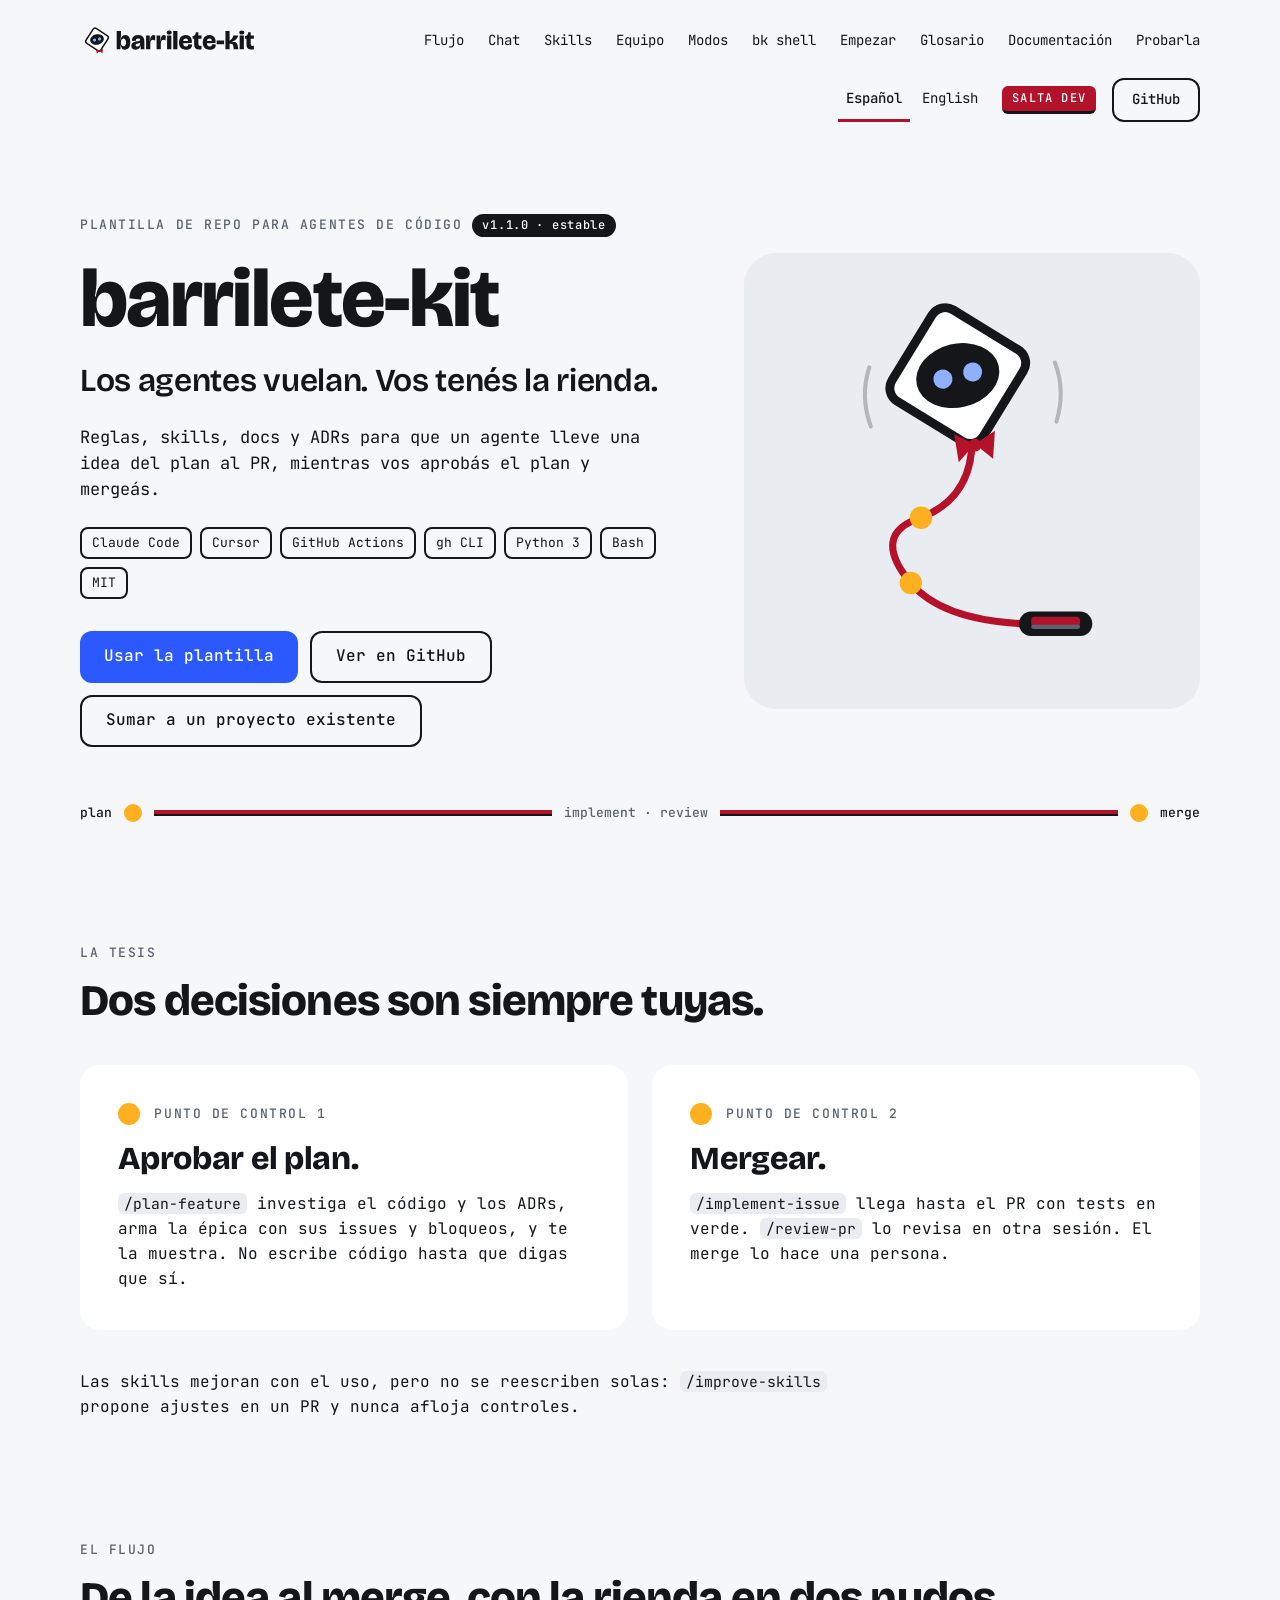
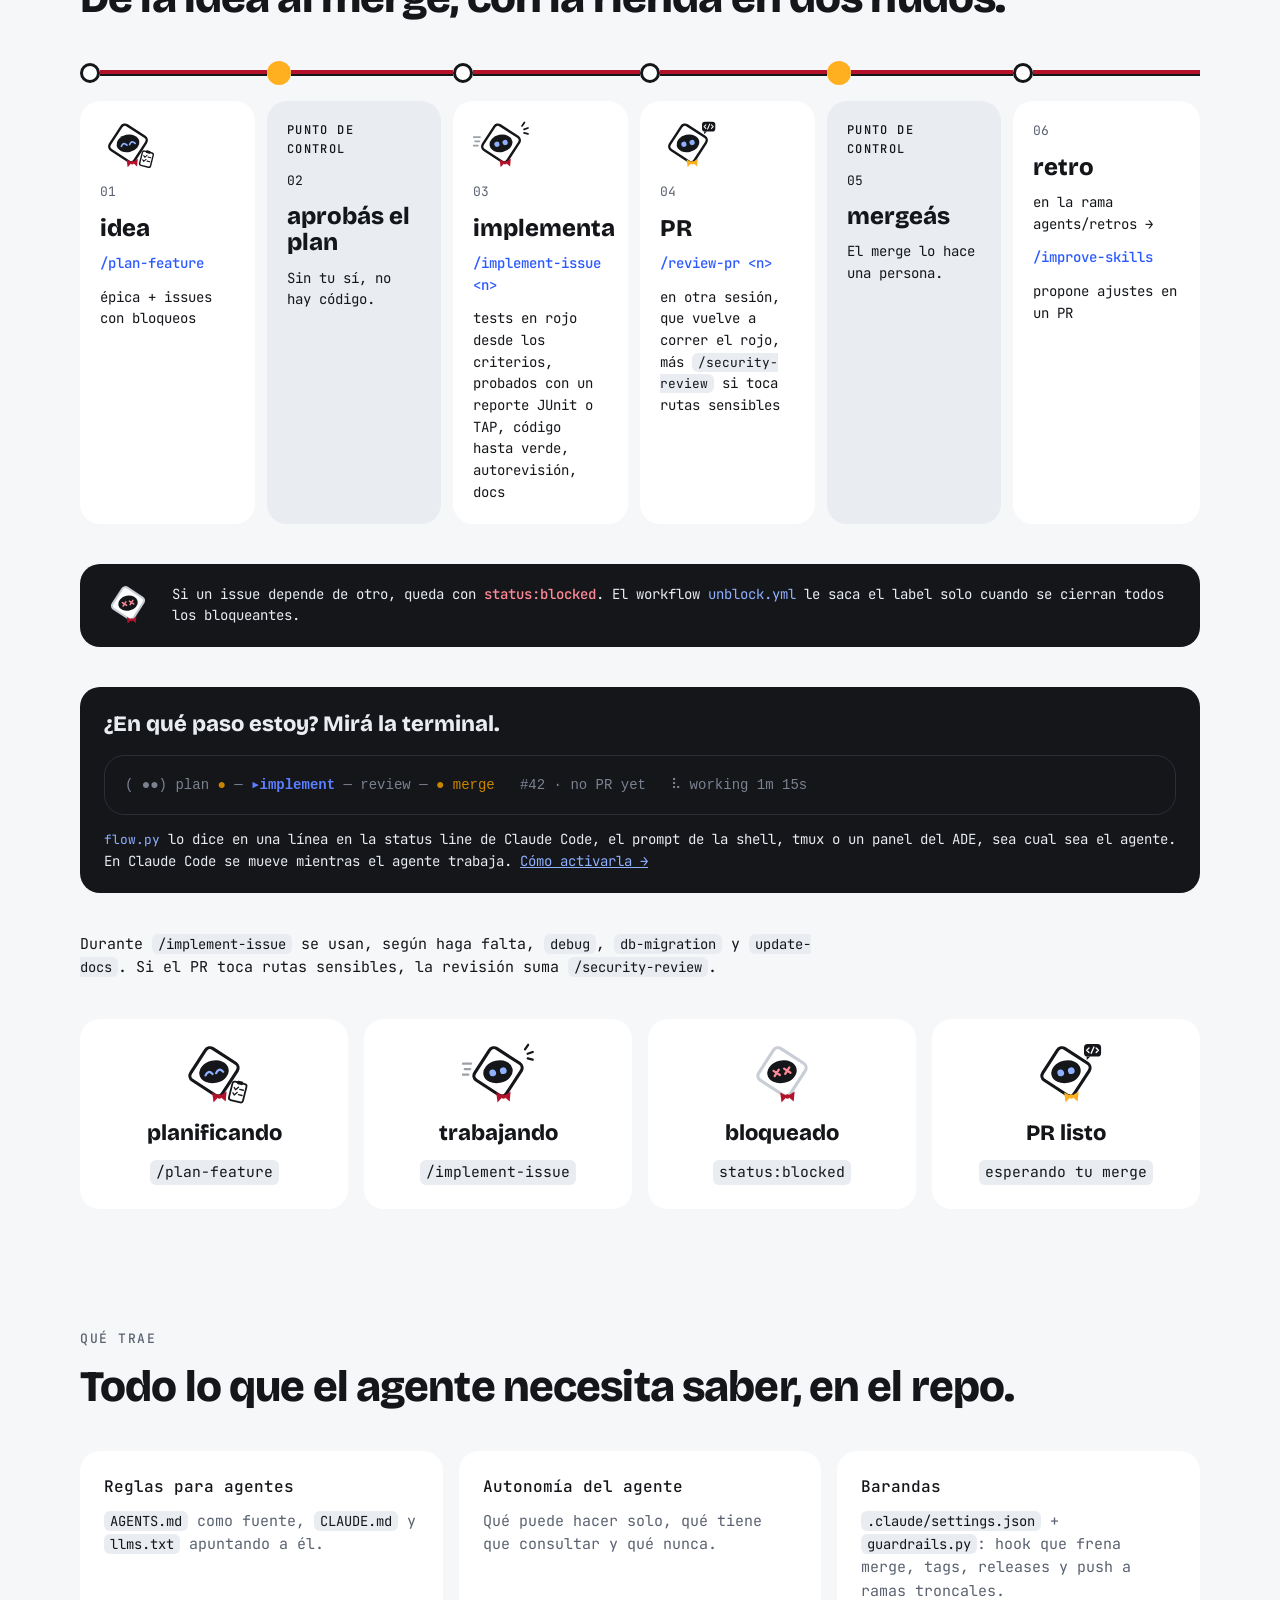
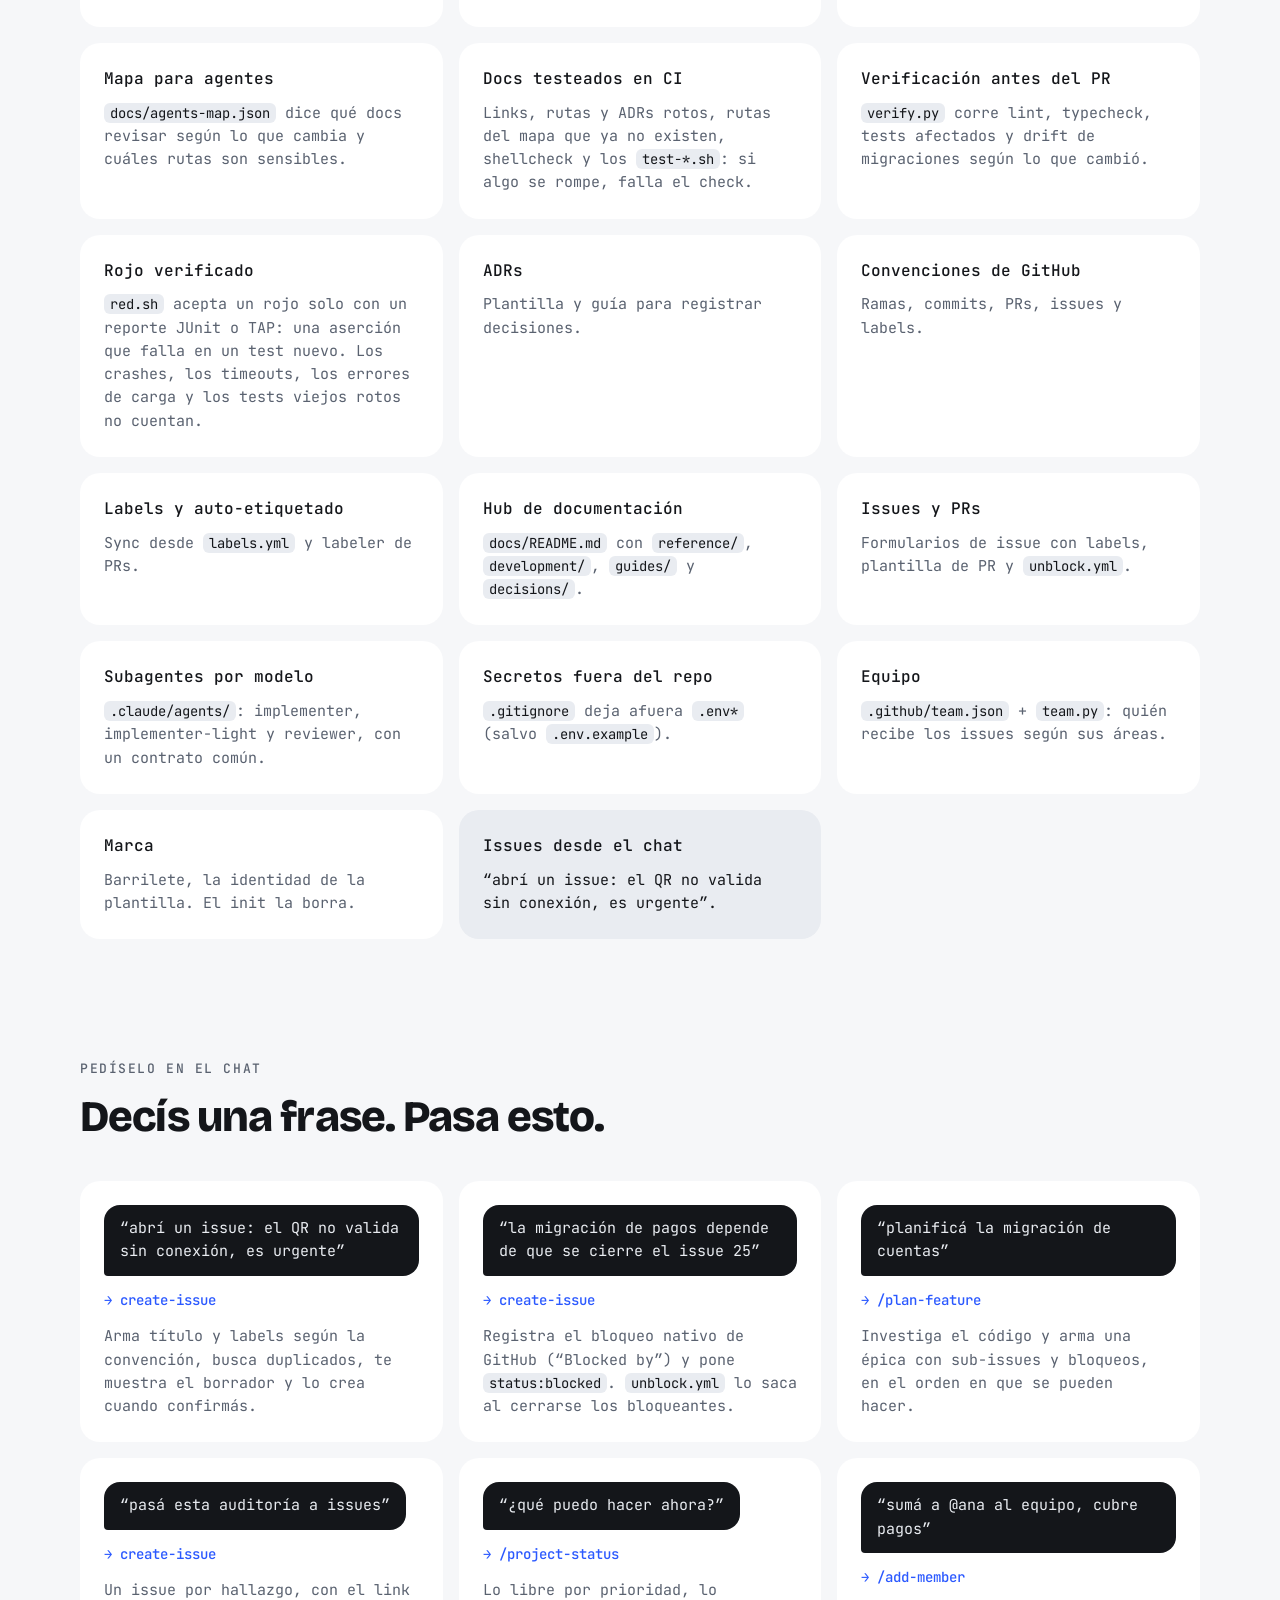
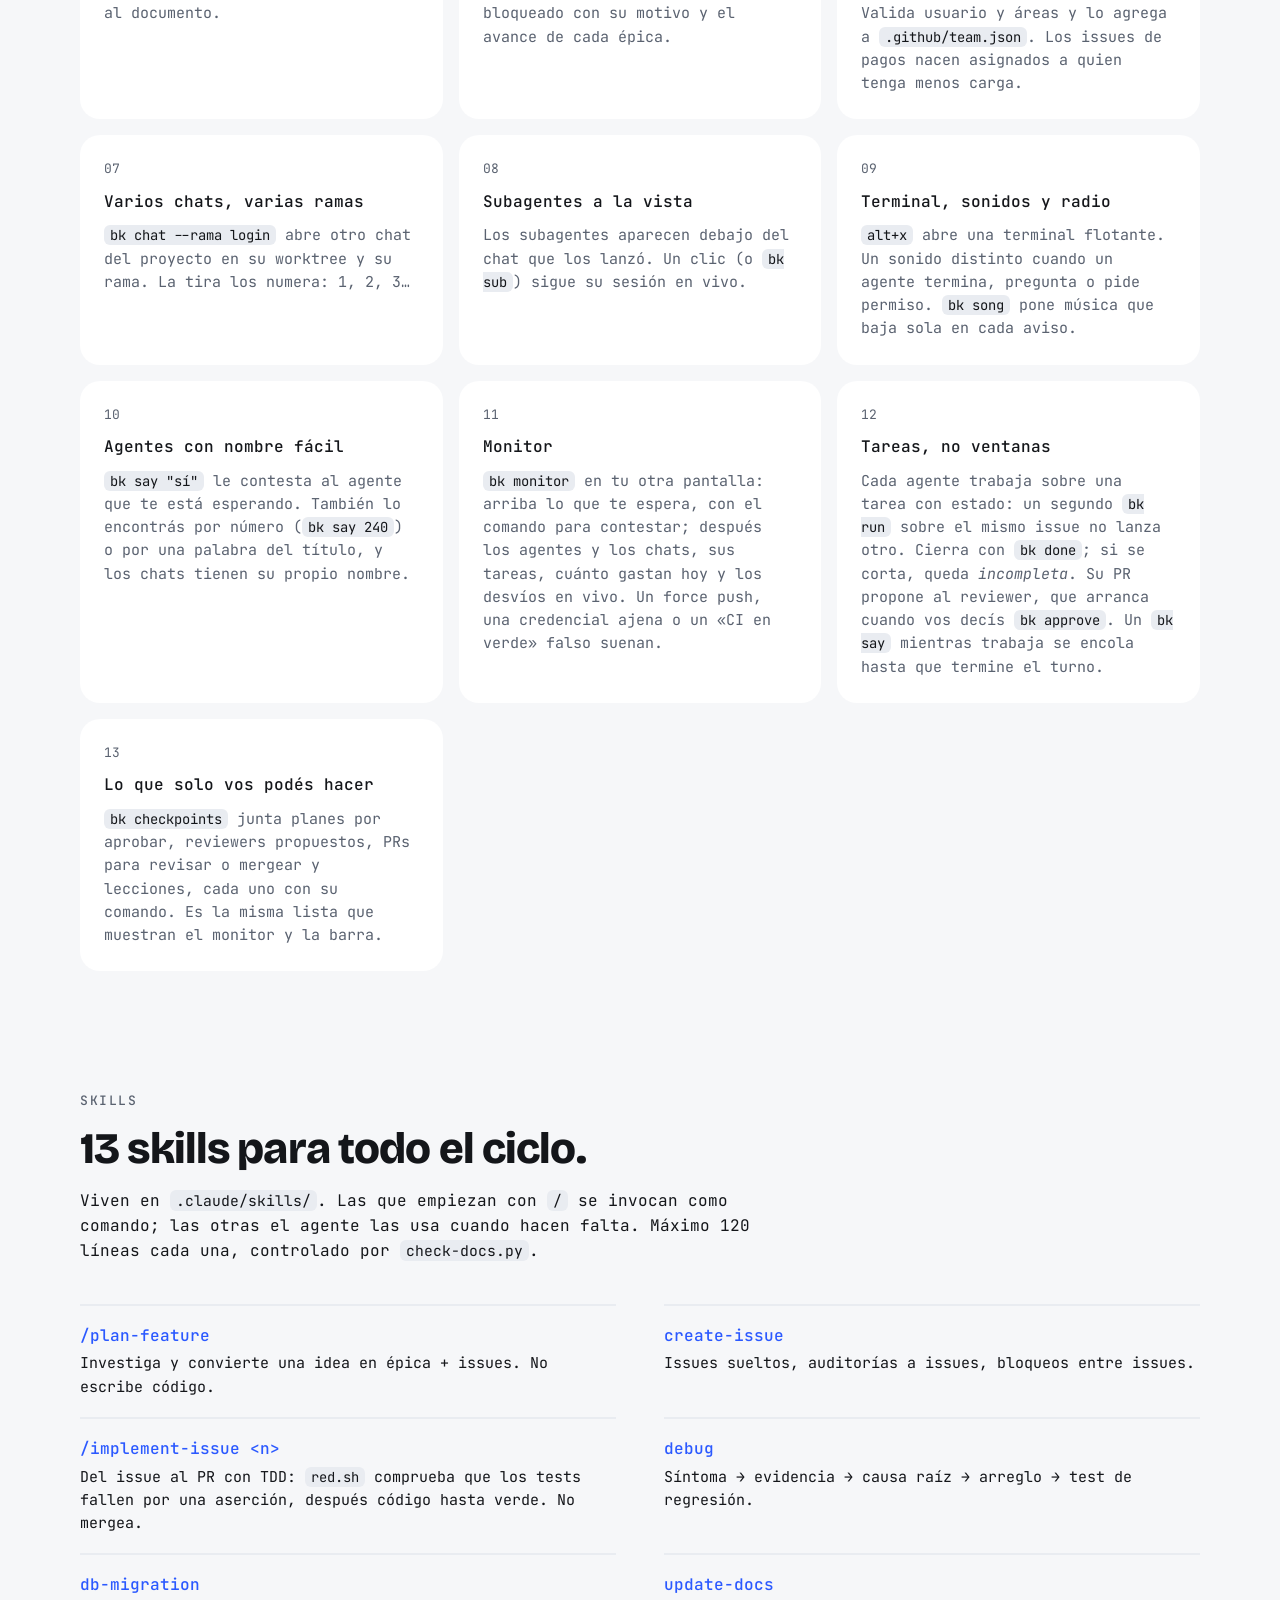
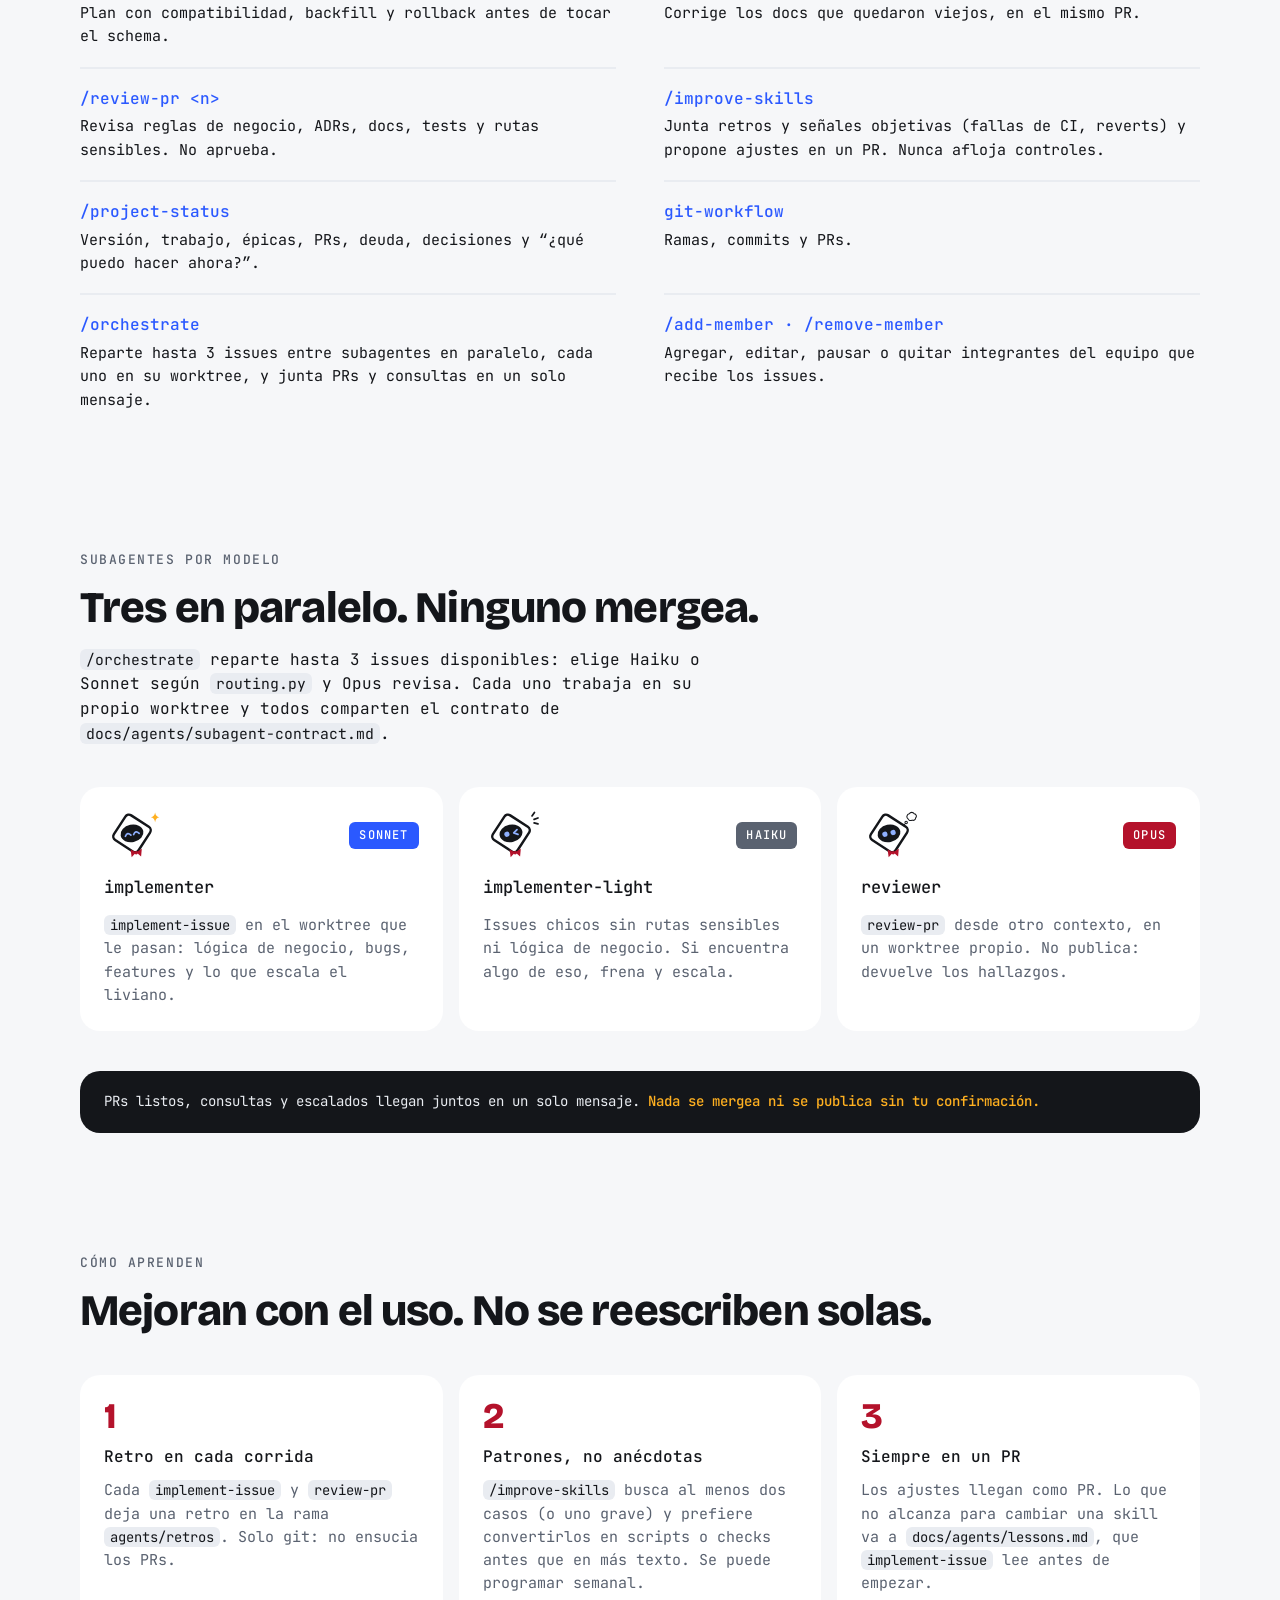
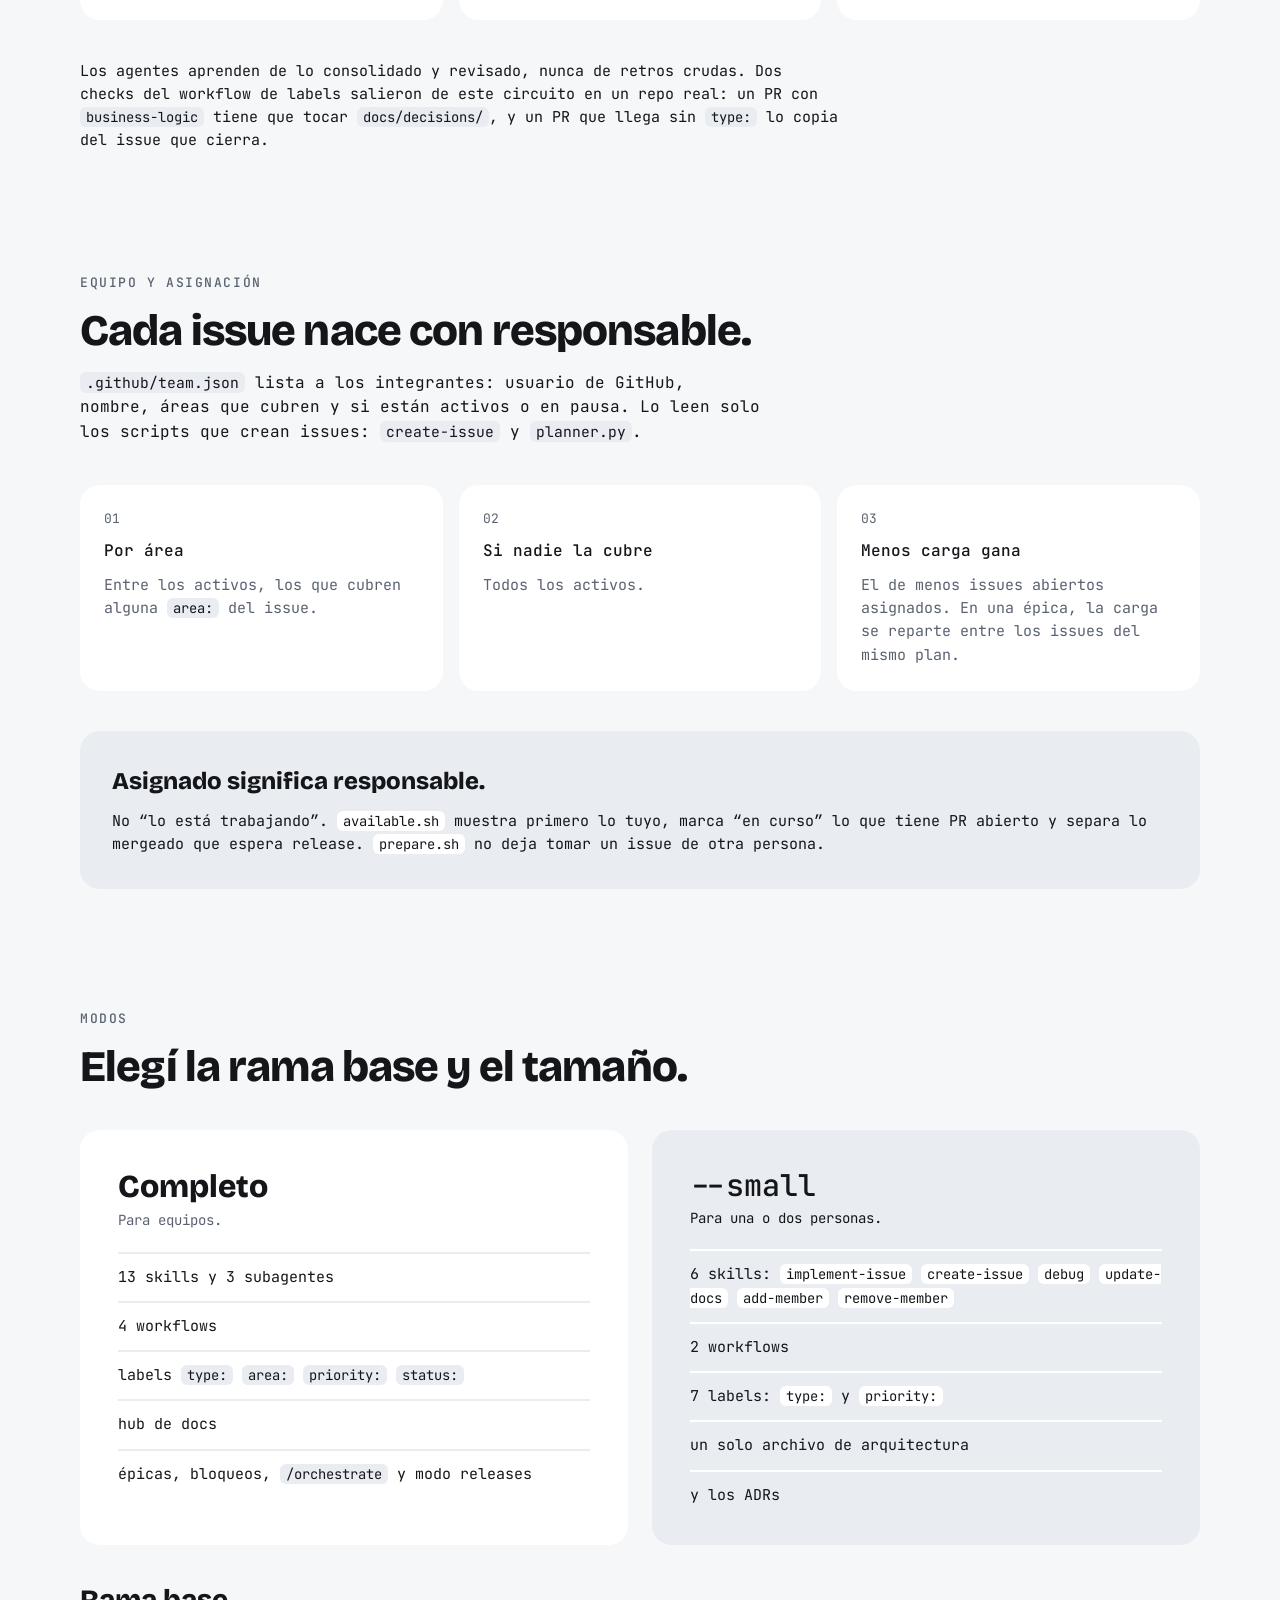
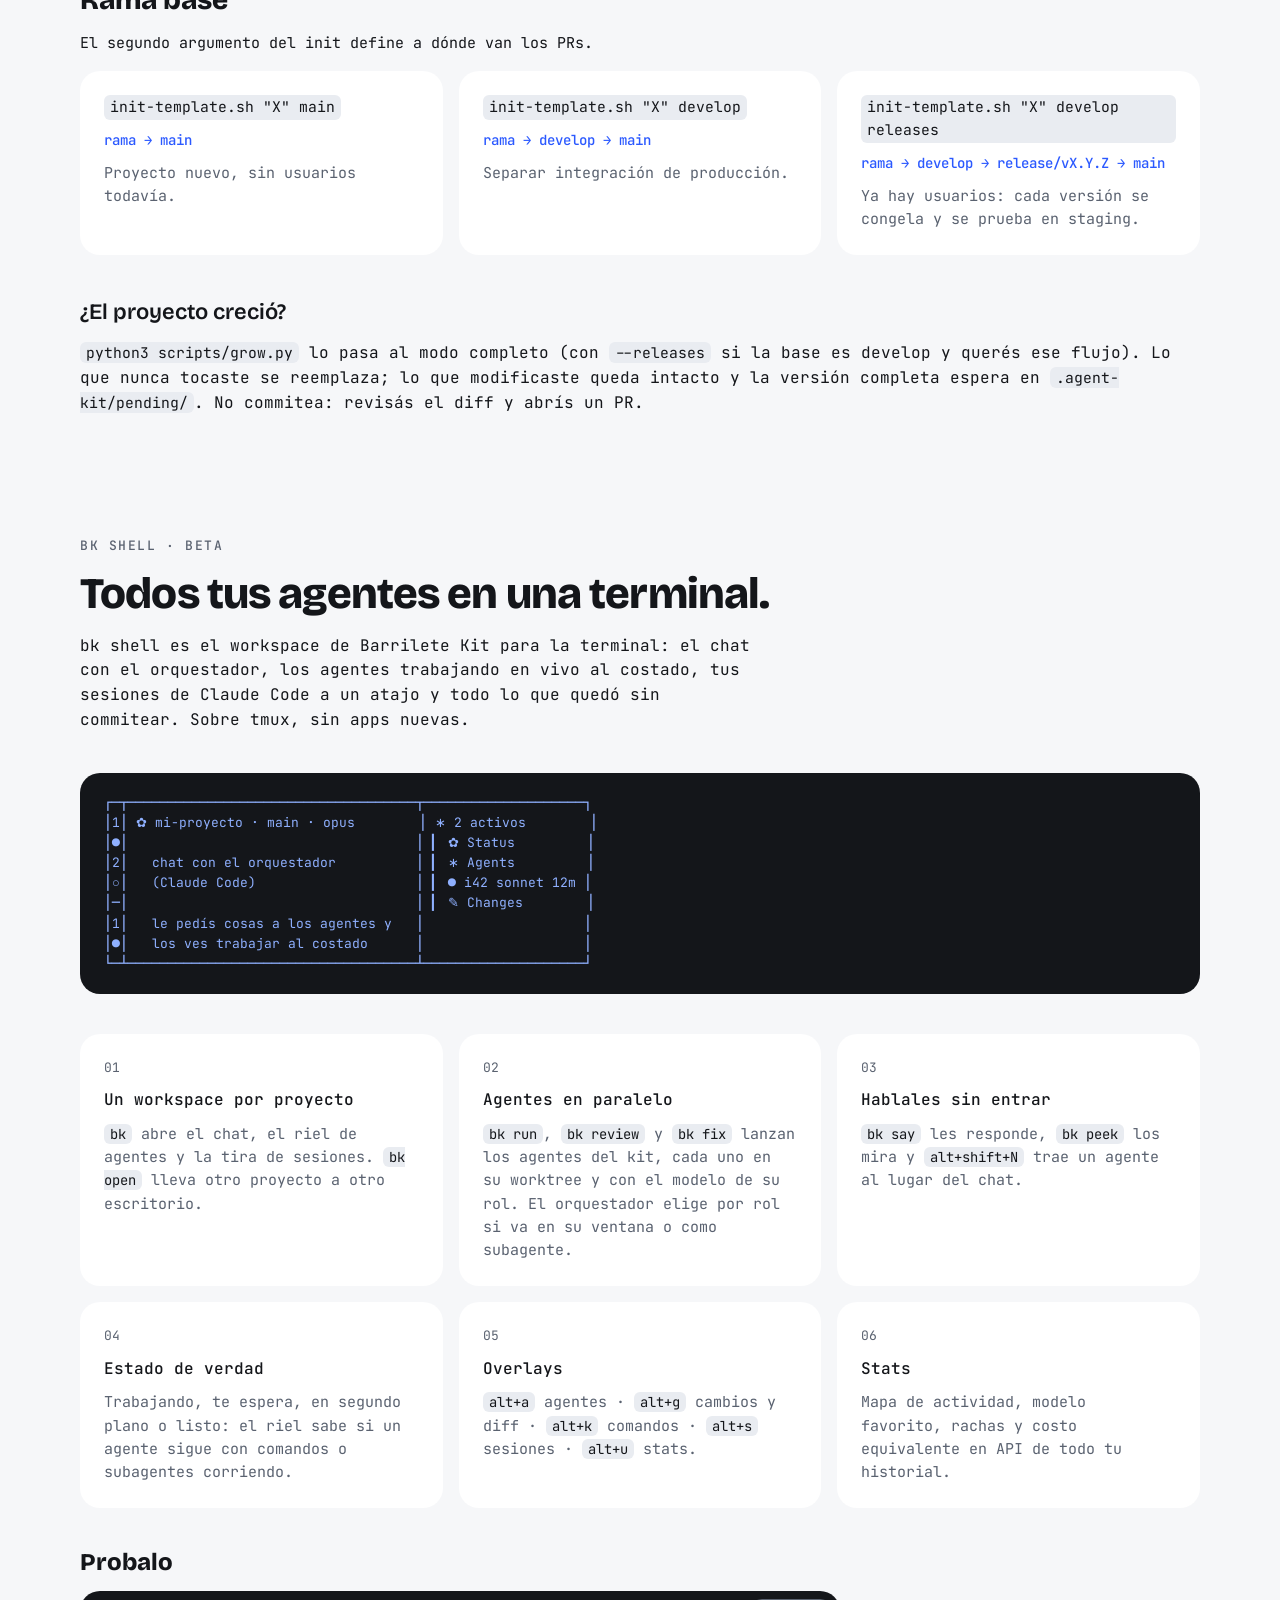
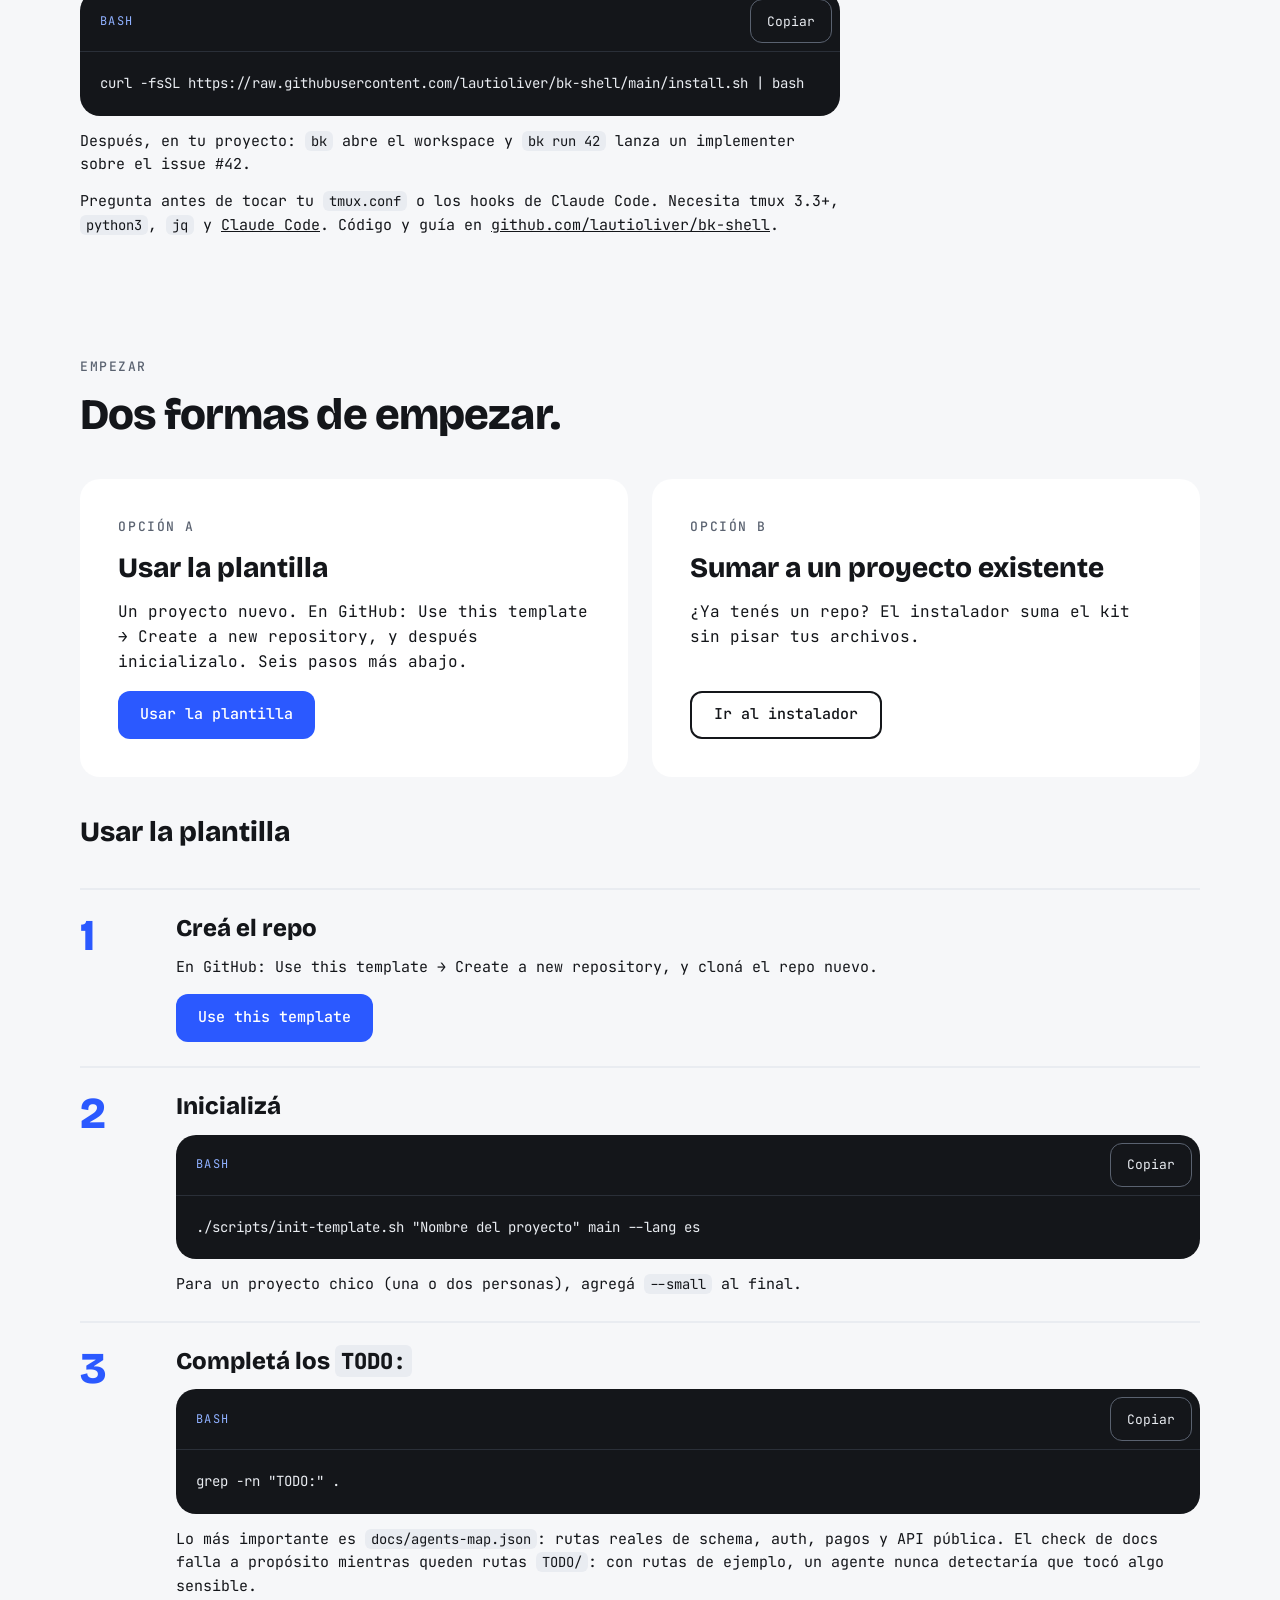
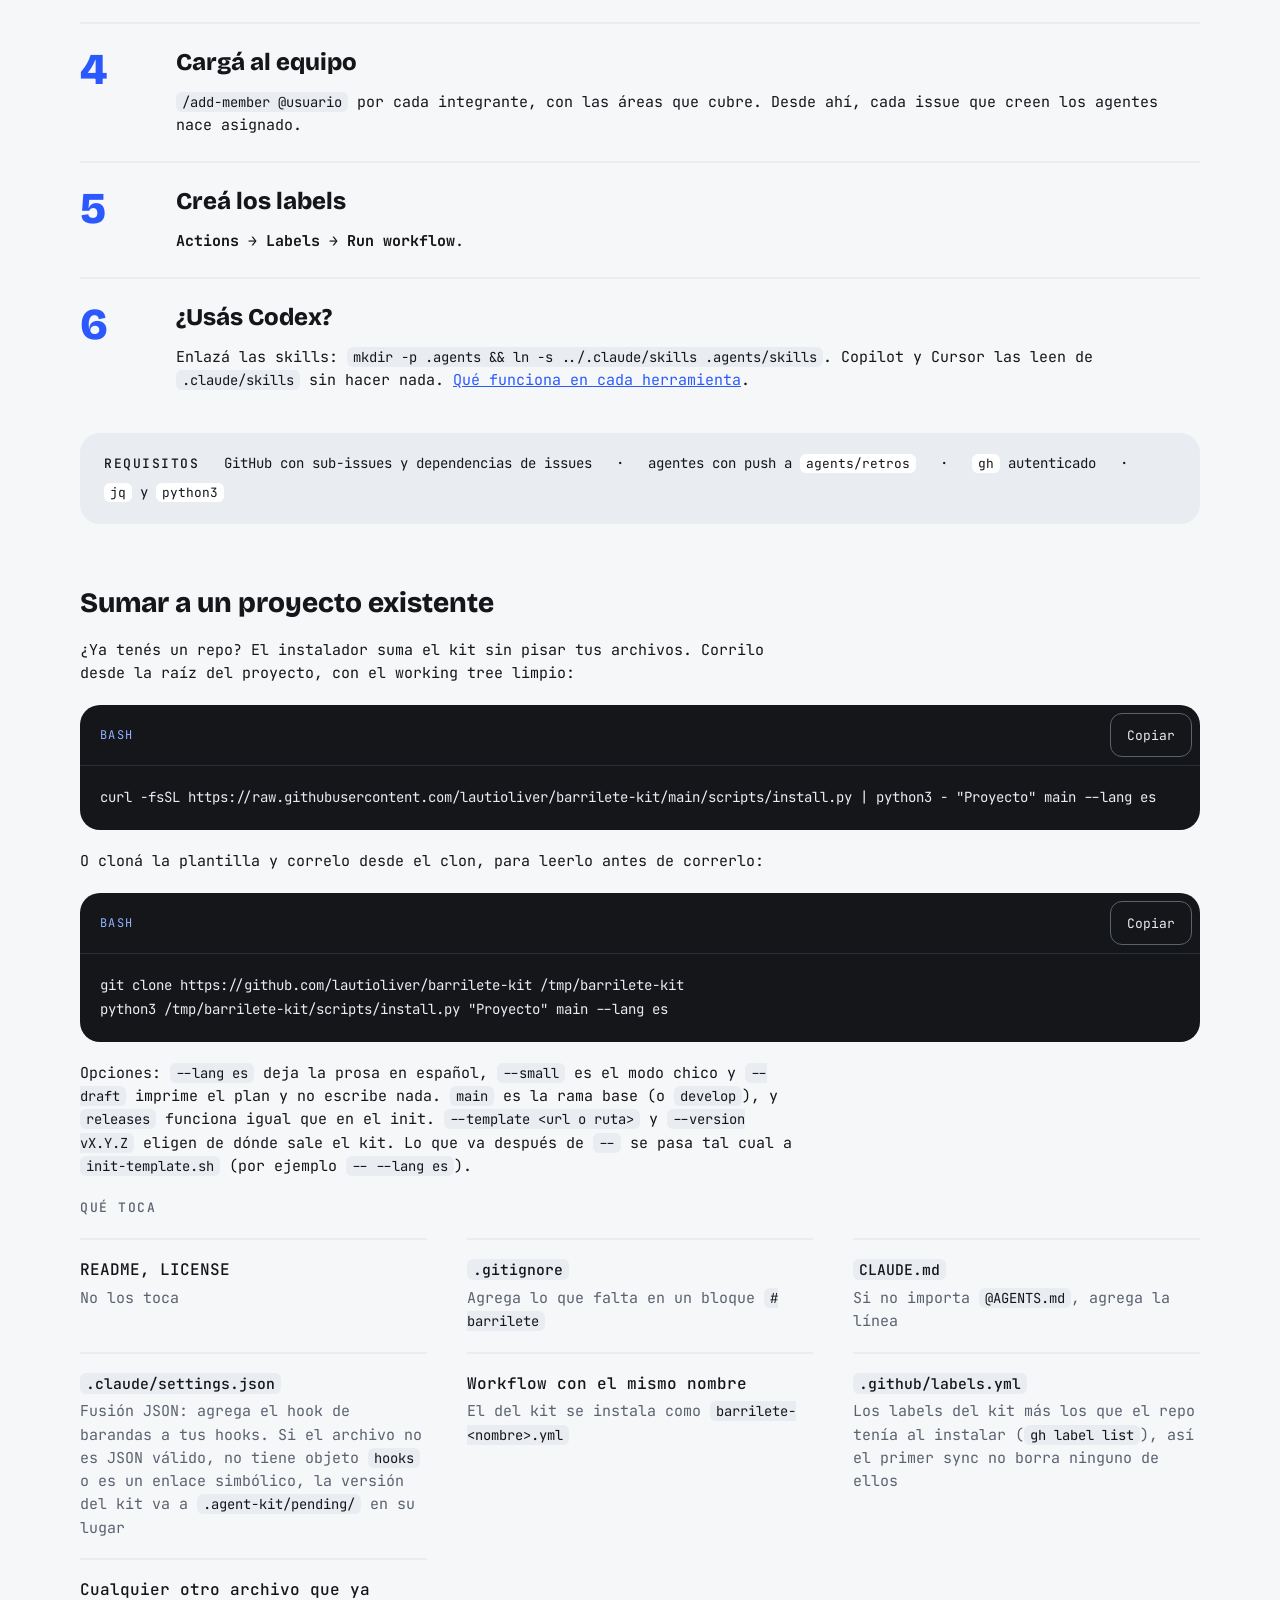
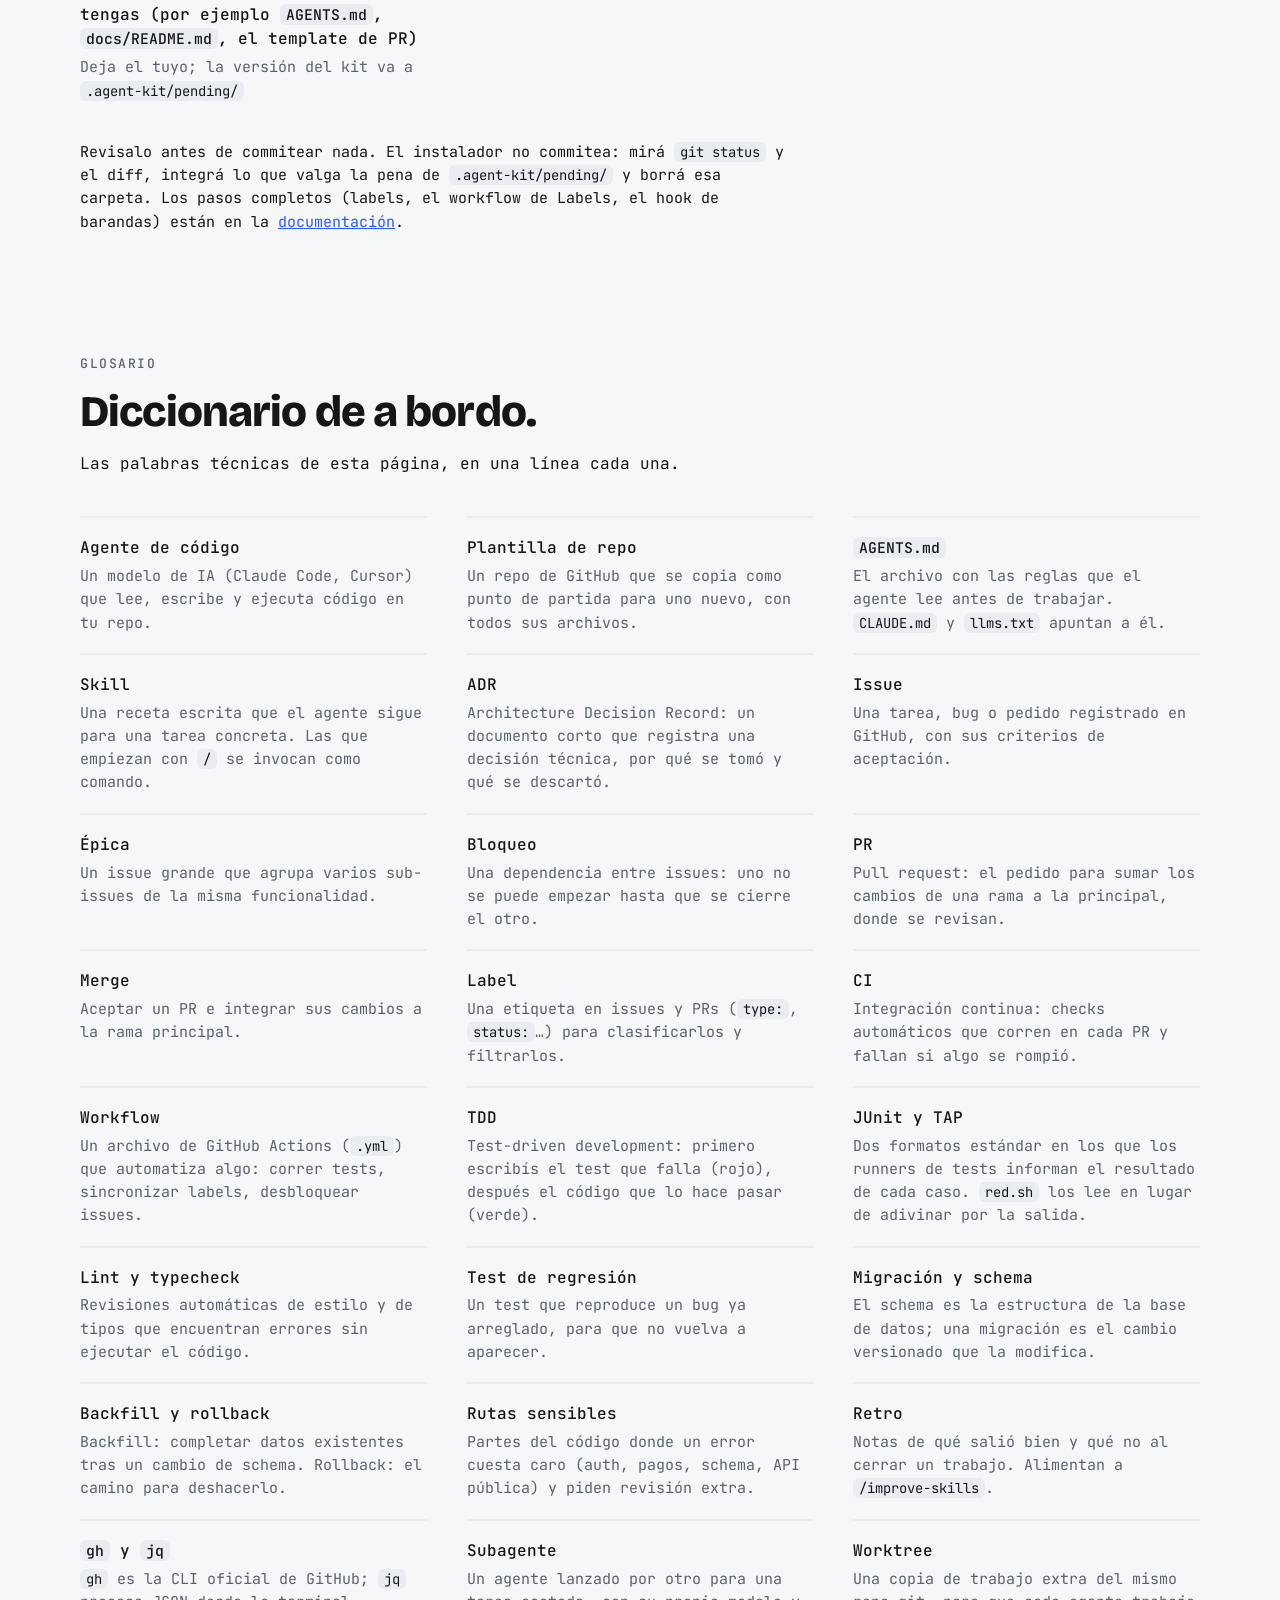
<file: es/index.html>
<!doctype html>
<html lang="es">
<head>
<meta charset="utf-8">
<link rel="icon" href="/favicon.svg" type="image/svg+xml">
<meta name="viewport" content="width=device-width,initial-scale=1,viewport-fit=cover">
<title>barrilete-kit</title>
<meta name="description" content="Plantilla de repo para agentes de código: reglas, skills, docs y ADRs para llevar una idea del plan al PR, mientras vos aprobás el plan y mergeás.">
<link rel="canonical" href="https://barrilete-kit-lp.vercel.app/es/">
<link rel="alternate" hreflang="en" href="https://barrilete-kit-lp.vercel.app/">
<link rel="alternate" hreflang="es" href="https://barrilete-kit-lp.vercel.app/es/">
<link rel="alternate" hreflang="x-default" href="https://barrilete-kit-lp.vercel.app/">
<link rel="preconnect" href="https://fonts.googleapis.com">
<link rel="stylesheet" href="https://fonts.googleapis.com/css2?family=Bricolage+Grotesque:opsz,wght@12..96,600;12..96,800&amp;family=JetBrains+Mono:wght@400;500&amp;display=swap">
<style>:root{color-scheme:light;box-sizing:border-box;padding-top:env(safe-area-inset-top,0px);padding-bottom:env(safe-area-inset-bottom,0px)}html{scroll-padding-top:env(safe-area-inset-top,0px)}body{margin:0;padding:0;font:14px -apple-system,BlinkMacSystemFont,sans-serif;background:#fff;color:#000}img{max-width:100%}[hidden]:not([hidden=until-found i]){display:none!important}</style>
<style>
/* Layout: una columna de 1200px, secciones apiladas, grillas auto-fit; la rienda abre y cierra la página.
   Tokens del design system barrilete-kit (tema único claro, a propósito). */
:root{
  color-scheme: light;
  --surface:#f6f7f9; --surface-raised:#ffffff; --surface-muted:#e9ecf1;
  --ink:#14161a; --ink-muted:#5a6270;
  --accent:#2b59ff; --accent-hover:#1e3fcc; --accent-on-inverse:#8fb0ff;
  --rienda:#b4122b; --nudo:#ffb020; --alert-on-inverse:#ff8a96; --hairline-inverse:#2a2f38;
  --font-display:"Bricolage Grotesque", ui-sans-serif, system-ui, sans-serif;
  --font-mono:"JetBrains Mono", ui-monospace, SFMono-Regular, Menlo, monospace;
}
html{scroll-behavior:smooth}
body{margin:0;background:var(--surface);color:var(--ink)}
a{color:var(--accent)} a:hover{color:var(--accent-hover)}
code{font-family:var(--font-mono);font-size:0.92em;background:var(--surface-muted);color:var(--ink);padding:1px 6px;border-radius:6px;overflow-wrap:anywhere}
pre{margin:0}
h1,h2,h3{text-wrap:balance}
:focus-visible{outline:3px solid var(--accent);outline-offset:3px}
@keyframes flotar{0%,100%{transform:translateY(0)}50%{transform:translateY(-6px)}}
.dron{animation:flotar 3s ease-in-out infinite}
@media (prefers-reduced-motion: reduce){html{scroll-behavior:auto}.dron{animation:none}}

/* Motion: un solo momento fuerte en el hero (el barrilete flota atado a la rienda,
   los ojos te siguen, click para tirar) y la rienda como cable vivo: un pulso corre de plan a merge
   y los dos nudos laten. Todo visible en reposo; se apaga con prefers-reduced-motion. */
.in{animation:subir .7s cubic-bezier(.2,.7,.2,1) both}
.in2{animation-delay:.12s}
.chips li{animation:subir .5s cubic-bezier(.2,.7,.2,1) both;transition:background .2s,color .2s,transform .2s}
.chips li:nth-child(2){animation-delay:.05s}.chips li:nth-child(3){animation-delay:.1s}.chips li:nth-child(4){animation-delay:.15s}.chips li:nth-child(5){animation-delay:.2s}.chips li:nth-child(6){animation-delay:.25s}.chips li:nth-child(7){animation-delay:.3s}
.chips li:hover{background:var(--ink);color:var(--surface);transform:rotate(-2deg)}
@keyframes subir{from{transform:translateY(18px);opacity:.001}to{transform:none;opacity:1}}
.dron{animation:none;cursor:pointer;outline:none}
.dron:focus-visible .cuerpo{stroke:var(--accent)}
.correa{stroke-dasharray:1;stroke-dashoffset:0;animation:dibujar 1.1s .35s cubic-bezier(.6,0,.2,1) both}
@keyframes dibujar{from{stroke-dashoffset:1}to{stroke-dashoffset:0}}
.knot{transform-box:fill-box;transform-origin:center;animation:pop .45s cubic-bezier(.3,1.6,.5,1) both}
.k1{animation-delay:.9s}.k2{animation-delay:1.15s}
@keyframes pop{from{transform:scale(0)}to{transform:scale(1)}}
.rotor{transform-box:fill-box;transform-origin:center;animation:rotor .16s linear infinite alternate}
.r2{animation-delay:-.08s}
@keyframes rotor{from{transform:scaleX(1)}to{transform:scaleX(.55)}}
.wind{animation:viento 1.6s ease-in-out infinite}
.wind+.wind{animation-delay:.8s}
@keyframes viento{0%,100%{opacity:.08}50%{opacity:.35}}
.blink,.bot .eye{transform-box:fill-box;transform-origin:center}
.blink{animation:parpadeo 4.5s infinite}
.bot .eye{animation:parpadeo 5s infinite}
.card:nth-child(2n) .bot .eye{animation-delay:1.3s}.card:nth-child(3n) .bot .eye{animation-delay:2.6s}
@keyframes parpadeo{0%,93%,100%{transform:scaleY(1)}96%{transform:scaleY(.1)}}
.hilo{position:relative;overflow:hidden}
.hilo::after{content:"";position:absolute;inset:0 auto 0 0;width:28%;background:linear-gradient(90deg,transparent,var(--nudo),transparent);transform:translateX(-120%);animation:corriente 2.8s cubic-bezier(.5,0,.5,1) infinite}
.hilo~.hilo::after{animation-delay:.6s}
@keyframes corriente{to{transform:translateX(420%)}}
.pulse{animation:latido 2.8s ease-out infinite}
@keyframes latido{0%{box-shadow:0 0 0 0 rgba(255,176,32,.6)}70%,100%{box-shadow:0 0 0 12px rgba(255,176,32,0)}}
.card{transition:transform .25s cubic-bezier(.2,.7,.2,1),box-shadow .25s}
.card:hover{transform:translateY(-4px);box-shadow:0 0 0 2px var(--ink),0 4px 0 2px var(--ink)}
.card:hover .bot{animation:saltito .5s cubic-bezier(.3,1.6,.5,1)}
@keyframes saltito{40%{transform:translateY(-6px) rotate(-4deg)}}
.btn{transition:transform .15s,box-shadow .15s}
.btn:hover{transform:translateY(-2px);box-shadow:0 3px 0 0 var(--ink)}
.btn:active{transform:translateY(1px);box-shadow:none}
.reveal.visto{animation:subir .6s cubic-bezier(.2,.7,.2,1) backwards}
.reveal.visto>*{animation:subir .6s cubic-bezier(.2,.7,.2,1) backwards}
.reveal.visto>*:nth-child(2){animation-delay:.06s}.reveal.visto>*:nth-child(3){animation-delay:.12s}.reveal.visto>*:nth-child(4){animation-delay:.18s}.reveal.visto>*:nth-child(5){animation-delay:.24s}.reveal.visto>*:nth-child(6){animation-delay:.3s}.reveal.visto>*:nth-child(n+7){animation-delay:.36s}
#progreso{position:fixed;left:0;top:env(safe-area-inset-top,0px);height:4px;width:100%;background:var(--rienda);border-bottom:2px solid var(--ink);transform-origin:left;transform:scaleX(0);z-index:10;pointer-events:none}
@media (prefers-reduced-motion: reduce){
  *,*::before,*::after{animation:none!important;transition:none!important}
  .hilo::after{display:none}
}
</style>
<style>
.fl{background:var(--ink);border-radius:20px;overflow:hidden;margin:0 0 20px}
.fl-tit{padding:10px 20px;border-bottom:1px solid var(--hairline-inverse,#2a2f38);font-size:12px;letter-spacing:.12em;text-transform:uppercase;color:var(--accent-on-inverse,#8fb0ff)}
.fl pre{margin:0;padding:18px 20px;overflow-x:auto;color:#c7cdd6;font-size:14px;line-height:1.6;white-space:pre}
.fl .g{color:#7A8290}.fl .n{color:#C98500}.fl .p{color:#5B7FFF;font-weight:700}.fl .r{color:#E0525E;font-weight:700}.fl .m{color:#FFB020}
.fl-caras{display:grid;grid-template-columns:repeat(auto-fit,minmax(min(100%,150px),1fr));gap:12px;margin:0 0 20px}
.fl-caras div{background:var(--ink);color:#c7cdd6;border-radius:16px;padding:12px 14px;font-size:13px}
.fl-caras b{display:block;font-size:16px;color:#E9ECF1;margin-bottom:4px;white-space:pre}
</style>
</head>
<body>
<div id="progreso" aria-hidden="true"></div>

<div style="width: 100%; background: var(--surface); color: var(--ink); font-family: var(--font-mono); font-size: 16px; line-height: 1.55; box-sizing: border-box; overflow-x: hidden">

<!-- NAV -->
<header style="max-width: 1200px; margin: 0 auto; padding: 20px clamp(16px, 4vw, 40px); box-sizing: border-box; display: flex; flex-wrap: wrap; align-items: center; justify-content: space-between; gap: 16px 32px">
<a href="#top" style="display: flex; align-items: center; gap: 10px; color: var(--ink); text-decoration: none; font-weight: 500; font-size: 17px">
<svg class="logo" width="177" height="30" viewBox="0 0 377 64" role="img" aria-label="barrilete-kit"><g transform="scale(0.45)"><g transform="rotate(-12 80 64)"><rect x="38" y="22" width="84" height="84" rx="12" transform="rotate(45 80 64)" fill="#FFFFFF" stroke="#14161A" stroke-width="7"></rect><ellipse cx="80" cy="64" rx="33" ry="25" fill="#14161A"></ellipse><circle cx="68" cy="64" r="7.5" fill="#8FB0FF"></circle><circle cx="92" cy="64" r="7.5" fill="#8FB0FF"></circle></g><path d="M92 118 L76 110 L79 132 Z M92 118 L108 108 L106 130 Z" fill="#B4122B"></path><circle cx="92" cy="119" r="5" fill="#B4122B"></circle></g><path transform="translate(75.984 49.7) scale(0.056)" fill="#14161A" d="M353 14Q308 14 274.0 -6.0Q240 -26 217.5 -65.5Q195 -105 184 -163H177V0H36V-186V-700H198V-545Q198 -518 195.5 -487.0Q193 -456 188.5 -423.0Q184 -390 178 -356H187Q196 -422 219.0 -463.0Q242 -504 278.0 -523.0Q314 -542 360 -542Q419 -542 462.5 -512.0Q506 -482 530.0 -422.0Q554 -362 554 -271Q554 -174 527.5 -111.0Q501 -48 455.5 -17.0Q410 14 353 14ZM296 -115Q326 -115 347.0 -134.5Q368 -154 379.0 -186.5Q390 -219 390 -258Q390 -297 380.0 -331.0Q370 -365 349.0 -386.0Q328 -407 296 -407Q282 -407 267.5 -402.0Q253 -397 240.5 -386.5Q228 -376 218.0 -359.5Q208 -343 202.0 -319.5Q196 -296 196 -266V-259Q196 -222 204.5 -195.0Q213 -168 227.0 -150.0Q241 -132 259.0 -123.5Q277 -115 296 -115ZM751 14Q711 14 675.0 0.0Q639 -14 616.0 -45.5Q593 -77 593 -130Q593 -179 612.0 -209.5Q631 -240 663.0 -258.5Q695 -277 733.0 -286.5Q771 -296 808 -303Q860 -313 886.0 -319.0Q912 -325 921.5 -333.0Q931 -341 931 -355Q931 -384 909.5 -399.0Q888 -414 853 -414Q831 -414 809.0 -406.0Q787 -398 773.0 -377.5Q759 -357 760 -319L616 -329Q614 -392 635.0 -433.5Q656 -475 692.5 -498.5Q729 -522 772.5 -532.0Q816 -542 859 -542Q938 -542 989.0 -512.5Q1040 -483 1064.5 -427.5Q1089 -372 1089 -293V-199Q1089 -166 1089.0 -132.5Q1089 -99 1089.0 -66.0Q1089 -33 1089 0H949Q949 -36 949.0 -73.0Q949 -110 949 -151H943Q939 -106 913.5 -68.5Q888 -31 846.5 -8.5Q805 14 751 14ZM818 -104Q835 -104 854.5 -110.5Q874 -117 891.5 -132.0Q909 -147 920.0 -173.5Q931 -200 931 -239V-263L958 -266Q950 -253 931.5 -245.0Q913 -237 890.0 -232.5Q867 -228 843.5 -223.5Q820 -219 800.0 -211.5Q780 -204 767.5 -191.5Q755 -179 755 -157Q755 -131 773.5 -117.5Q792 -104 818 -104ZM1155 0V-287V-528H1295V-318H1303Q1309 -402 1326.5 -450.5Q1344 -499 1370.5 -519.5Q1397 -540 1430 -540Q1448 -540 1467.5 -535.0Q1487 -530 1506 -519L1498 -339Q1476 -352 1455.0 -358.5Q1434 -365 1415 -365Q1383 -365 1361.0 -347.0Q1339 -329 1327.5 -294.0Q1316 -259 1316 -209V0ZM1555 0V-287V-528H1695V-318H1703Q1709 -402 1726.5 -450.5Q1744 -499 1770.5 -519.5Q1797 -540 1830 -540Q1848 -540 1867.5 -535.0Q1887 -530 1906 -519L1898 -339Q1876 -352 1855.0 -358.5Q1834 -365 1815 -365Q1783 -365 1761.0 -347.0Q1739 -329 1727.5 -294.0Q1716 -259 1716 -209V0ZM1955 0V-528H2117V0ZM2035 -566Q1989 -566 1964.5 -585.5Q1940 -605 1940 -642Q1940 -680 1964.5 -699.5Q1989 -719 2035 -719Q2082 -719 2106.5 -699.0Q2131 -679 2131 -642Q2131 -606 2106.5 -586.0Q2082 -566 2035 -566ZM2189 0V-700H2351V0ZM2674 14Q2599 14 2548.5 -7.5Q2498 -29 2467.0 -66.5Q2436 -104 2422.5 -152.0Q2409 -200 2409 -253Q2409 -310 2423.5 -362.0Q2438 -414 2468.5 -454.5Q2499 -495 2547.5 -518.5Q2596 -542 2664 -542Q2732 -542 2780.5 -518.5Q2829 -495 2858.0 -453.0Q2887 -411 2895.5 -356.0Q2904 -301 2893 -237L2510 -231V-319L2769 -324L2748 -273Q2754 -319 2746.5 -350.5Q2739 -382 2719.0 -398.5Q2699 -415 2664 -415Q2627 -415 2605.0 -396.0Q2583 -377 2574.0 -342.5Q2565 -308 2565 -261Q2565 -180 2592.0 -143.0Q2619 -106 2675 -106Q2699 -106 2715.0 -112.0Q2731 -118 2741.0 -129.5Q2751 -141 2755.0 -157.5Q2759 -174 2758 -195L2906 -187Q2909 -154 2899.5 -119.0Q2890 -84 2864.0 -54.0Q2838 -24 2791.5 -5.0Q2745 14 2674 14ZM3171 12Q3078 12 3032.5 -35.5Q2987 -83 2987 -183V-402H2929V-504H2932Q2994 -512 3020.0 -545.5Q3046 -579 3052 -647V-649H3147V-528H3268V-398H3147V-198Q3147 -160 3165.5 -144.0Q3184 -128 3211 -128Q3225 -128 3240.0 -132.0Q3255 -136 3268 -143V-2Q3237 7 3213.0 9.5Q3189 12 3171 12ZM3579 14Q3504 14 3453.5 -7.5Q3403 -29 3372.0 -66.5Q3341 -104 3327.5 -152.0Q3314 -200 3314 -253Q3314 -310 3328.5 -362.0Q3343 -414 3373.5 -454.5Q3404 -495 3452.5 -518.5Q3501 -542 3569 -542Q3637 -542 3685.5 -518.5Q3734 -495 3763.0 -453.0Q3792 -411 3800.5 -356.0Q3809 -301 3798 -237L3415 -231V-319L3674 -324L3653 -273Q3659 -319 3651.5 -350.5Q3644 -382 3624.0 -398.5Q3604 -415 3569 -415Q3532 -415 3510.0 -396.0Q3488 -377 3479.0 -342.5Q3470 -308 3470 -261Q3470 -180 3497.0 -143.0Q3524 -106 3580 -106Q3604 -106 3620.0 -112.0Q3636 -118 3646.0 -129.5Q3656 -141 3660.0 -157.5Q3664 -174 3663 -195L3811 -187Q3814 -154 3804.5 -119.0Q3795 -84 3769.0 -54.0Q3743 -24 3696.5 -5.0Q3650 14 3579 14ZM3844 -195V-337H4127V-195ZM4178 0V-700H4336V-329Q4370 -347 4394.5 -370.0Q4419 -393 4436.0 -419.5Q4453 -446 4463.5 -473.5Q4474 -501 4481 -528H4667Q4656 -488 4635.5 -450.5Q4615 -413 4585.0 -380.5Q4555 -348 4515.5 -322.0Q4476 -296 4428 -279V-271Q4490 -281 4529.5 -273.5Q4569 -266 4592.0 -245.5Q4615 -225 4627.5 -194.0Q4640 -163 4647 -125L4670 0H4495L4484 -88Q4480 -120 4473.0 -148.0Q4466 -176 4446.0 -193.5Q4426 -211 4383 -211H4336V0ZM4719 0V-528H4881V0ZM4799 -566Q4753 -566 4728.5 -585.5Q4704 -605 4704 -642Q4704 -680 4728.5 -699.5Q4753 -719 4799 -719Q4846 -719 4870.5 -699.0Q4895 -679 4895 -642Q4895 -606 4870.5 -586.0Q4846 -566 4799 -566ZM5164 12Q5071 12 5025.5 -35.5Q4980 -83 4980 -183V-402H4922V-504H4925Q4987 -512 5013.0 -545.5Q5039 -579 5045 -647V-649H5140V-528H5261V-398H5140V-198Q5140 -160 5158.5 -144.0Q5177 -128 5204 -128Q5218 -128 5233.0 -132.0Q5248 -136 5261 -143V-2Q5230 7 5206.0 9.5Q5182 12 5164 12Z"/></svg>
</a>
<nav aria-label="Principal" style="display: flex; flex-wrap: wrap; align-items: center; gap: 4px 24px; font-size: 14px">
<a href="#flujo" style="color: var(--ink); text-decoration: none; padding: 10px 0">Flujo</a>
<a href="#chat" style="color: var(--ink); text-decoration: none; padding: 10px 0">Chat</a>
<a href="#skills" style="color: var(--ink); text-decoration: none; padding: 10px 0">Skills</a>
<a href="#equipo" style="color: var(--ink); text-decoration: none; padding: 10px 0">Equipo</a>
<a href="#modos" style="color: var(--ink); text-decoration: none; padding: 10px 0">Modos</a>
<a href="#bk-shell" style="color: var(--ink); text-decoration: none; padding: 10px 0">bk shell</a>
<a href="#empezar" style="color: var(--ink); text-decoration: none; padding: 10px 0">Empezar</a>
<a href="#glosario" style="color: var(--ink); text-decoration: none; padding: 10px 0">Glosario</a>
<a href="/es/docs.html" style="color: var(--ink); text-decoration: none; padding: 10px 0">Documentación</a>
<a href="/es/probar.html" style="color: var(--ink); text-decoration: none; padding: 10px 0">Probarla</a>
</nav>
<div style="display: flex; align-items: center; gap: 16px; margin-left: auto">
<nav class="idioma" aria-label="Idioma" style="display: flex; align-items: center; gap: 4px; font-size: 14px"><span aria-current="true" lang="es" style="padding: 10px 8px; font-weight: 500; border-bottom: 3px solid var(--rienda)">Español</span><a href="/" hreflang="en" lang="en" title="Switch to English" style="color: var(--ink); text-decoration: none; padding: 10px 8px; border-bottom: 3px solid transparent">English</a></nav>
<span style="display: inline-block; background: var(--rienda); color: var(--surface-raised); font-size: 12px; font-weight: 500; letter-spacing: 0.1em; padding: 4px 10px; border-radius: 6px; border-bottom: 3px solid var(--ink); line-height: 1.4">SALTA DEV</span>
<a href="https://github.com/lautioliver/barrilete-kit/blob/main/README.es.md" style="display: inline-flex; align-items: center; min-height: 44px; padding: 0 18px; border: 2px solid var(--ink); border-radius: 12px; color: var(--ink); text-decoration: none; font-weight: 500; font-size: 14px; box-sizing: border-box">GitHub</a>
</div>
</header>

<!-- HERO -->
<section id="top" style="max-width: 1200px; margin: 0 auto; padding: clamp(40px, 6vw, 72px) clamp(16px, 4vw, 40px) 0; box-sizing: border-box">
<div style="display: flex; flex-wrap: wrap-reverse; align-items: center; gap: 48px">
<div style="flex: 1 1 520px; min-width: 0; display: flex; flex-direction: column; gap: 24px">
<div style="font-size: 13px; letter-spacing: 0.12em; text-transform: uppercase; color: var(--ink-muted); font-weight: 500">Plantilla de repo para agentes de código<a href="https://github.com/lautioliver/barrilete-kit/releases/tag/v1.1.0" style="display: inline-flex; align-items: center; gap: 6px; margin-left: 10px; padding: 2px 10px; border-radius: 999px; background: var(--ink); color: var(--surface-raised); text-decoration: none; letter-spacing: 0.06em; text-transform: none; font-size: 12px">v1.1.0 · estable</a></div>
<h1 class="in" style="margin: 0; font-family: var(--font-display); font-weight: 800; font-size: clamp(48px, 6.4vw, 88px); line-height: 0.95; letter-spacing: -0.02em">barrilete-kit</h1>
<p class="in in2" style="margin: 0; font-family: var(--font-display); font-weight: 600; font-size: clamp(24px, 2.6vw, 32px); line-height: 1.15; letter-spacing: -0.01em">Los agentes vuelan. Vos tenés la rienda.</p>
<p style="margin: 0; font-size: 17px; max-width: 560px">Reglas, skills, docs y ADRs para que un agente lleve una idea del plan al PR, mientras vos aprobás el plan y mergeás.</p>
<ul class="chips" aria-label="Funciona con" style="list-style: none; margin: 0; padding: 0; display: flex; flex-wrap: wrap; gap: 8px; font-size: 13px"><li style="padding: 4px 10px; border: 2px solid var(--ink); border-radius: 8px">Claude Code</li><li style="padding: 4px 10px; border: 2px solid var(--ink); border-radius: 8px">Cursor</li><li style="padding: 4px 10px; border: 2px solid var(--ink); border-radius: 8px">GitHub Actions</li><li style="padding: 4px 10px; border: 2px solid var(--ink); border-radius: 8px">gh CLI</li><li style="padding: 4px 10px; border: 2px solid var(--ink); border-radius: 8px">Python 3</li><li style="padding: 4px 10px; border: 2px solid var(--ink); border-radius: 8px">Bash</li><li style="padding: 4px 10px; border: 2px solid var(--ink); border-radius: 8px">MIT</li></ul>
<div style="display: flex; flex-wrap: wrap; gap: 12px; padding-top: 8px">
<a class="btn" href="https://github.com/lautioliver/barrilete-kit/generate" style="display: inline-flex; align-items: center; min-height: 52px; padding: 0 24px; background: var(--accent); color: var(--surface-raised); border-radius: 12px; text-decoration: none; font-weight: 500; font-size: 16px; box-sizing: border-box">Usar la plantilla</a>
<a class="btn" href="https://github.com/lautioliver/barrilete-kit/blob/main/README.es.md" style="display: inline-flex; align-items: center; min-height: 52px; padding: 0 24px; border: 2px solid var(--ink); color: var(--ink); border-radius: 12px; text-decoration: none; font-weight: 500; font-size: 16px; box-sizing: border-box">Ver en GitHub</a>
<a class="btn" href="#sumar-a-un-proyecto-existente" style="display: inline-flex; align-items: center; min-height: 52px; padding: 0 24px; border: 2px solid var(--ink); color: var(--ink); border-radius: 12px; text-decoration: none; font-weight: 500; font-size: 16px; box-sizing: border-box">Sumar a un proyecto existente</a>
</div>
</div>
<div style="flex: 1 1 360px; min-width: 0; background: var(--surface-muted); border-radius: 32px; display: flex; align-items: center; justify-content: center; padding: 24px; box-sizing: border-box">
<svg viewBox="0 0 400 400" style="width: 100%; max-width: 420px; height: auto; display: block" role="group" aria-label="Barrilete, un barrilete atado a una correa con dos nudos">
<path id="correa" class="correa" pathLength="1" d="M200 166 Q200 220 150 236 Q100 252 140 300 Q170 336 250 340" stroke="#B4122B" stroke-width="7" fill="none" stroke-linecap="round"></path>
<circle class="knot k1" cx="150" cy="236" r="11" fill="#FFB020"></circle>
<circle class="knot k2" cx="140" cy="300" r="11" fill="#FFB020"></circle>
<rect x="246" y="328" width="72" height="24" rx="12" fill="#14161A"></rect>
<rect x="258" y="333" width="48" height="10" rx="4" fill="#B4122B"></rect>
<rect x="258" y="341" width="48" height="4" rx="2" fill="#5A6270"></rect>
<g id="dron" class="dron" tabindex="0" role="button" aria-label="Tirar de la rienda">
<g transform="translate(86.5 22.25) scale(1.25)"><g transform="rotate(-12 80 64)"><rect class="cuerpo" x="38" y="22" width="84" height="84" rx="12" transform="rotate(45 80 64)" fill="#FFFFFF" stroke="#14161A" stroke-width="7"></rect><ellipse cx="80" cy="64" rx="33" ry="25" fill="#14161A"></ellipse><g id="ojos"><g class="blink"><circle class="eye" cx="68" cy="64" r="7.5" fill="#8FB0FF"></circle>
<circle class="eye" cx="92" cy="64" r="7.5" fill="#8FB0FF"></circle></g></g></g><path d="M92 118 L76 110 L79 132 Z M92 118 L108 108 L106 130 Z" fill="#B4122B"></path><circle cx="92" cy="119" r="5" fill="#B4122B"></circle></g>
<path d="M100 150 Q90 120 100 92" stroke="#14161A" stroke-width="4" fill="none" stroke-linecap="round" opacity="0.25" class="wind"></path>
<path d="M282 150 Q292 120 282 92" stroke="#14161A" stroke-width="4" fill="none" stroke-linecap="round" opacity="0.25" class="wind"></path>
</g>
</svg>
</div>
</div>
<div role="img" aria-label="Línea del flujo: plan, implement y review, merge. Los dos extremos son puntos de control humanos." style="display: flex; align-items: center; gap: 12px; margin-top: 56px; font-size: 13px; font-weight: 500">
<span>plan</span>
<span style="width: 18px; height: 18px; border-radius: 50%; background: var(--nudo); flex: none" class="pulse"></span>
<span class="hilo" style="flex: 1 1 auto; min-width: 16px; height: 4px; background: var(--rienda); border-bottom: 2px solid var(--ink)"></span>
<span style="color: var(--ink-muted); white-space: nowrap">implement · review</span>
<span class="hilo" style="flex: 1 1 auto; min-width: 16px; height: 4px; background: var(--rienda); border-bottom: 2px solid var(--ink)"></span>
<span style="width: 18px; height: 18px; border-radius: 50%; background: var(--nudo); flex: none" class="pulse"></span>
<span>merge</span>
</div>
</section>

<!-- TESIS -->
<section style="max-width: 1200px; margin: 0 auto; padding: clamp(72px, 10vw, 120px) clamp(16px, 4vw, 40px) 0; box-sizing: border-box; display: flex; flex-direction: column; gap: 40px">
<div style="display: flex; flex-direction: column; gap: 16px">
<div style="font-size: 13px; letter-spacing: 0.12em; text-transform: uppercase; color: var(--ink-muted); font-weight: 500">La tesis</div>
<h2 class="reveal" style="margin: 0; font-family: var(--font-display); font-weight: 800; font-size: clamp(32px, 3.4vw, 44px); line-height: 1.05; letter-spacing: -0.02em">Dos decisiones son siempre tuyas.</h2>
</div>
<div class="reveal" style="display: grid; grid-template-columns: repeat(auto-fit, minmax(min(100%, 420px), 1fr)); gap: 24px">
<div class="card" style="background: var(--surface-raised); border-radius: 20px; padding: clamp(28px, 3vw, 40px); display: flex; flex-direction: column; gap: 16px">
<div style="display: flex; align-items: center; gap: 14px">
<span style="width: 22px; height: 22px; border-radius: 50%; background: var(--nudo); flex: none" class="pulse"></span>
<span style="font-size: 13px; letter-spacing: 0.12em; text-transform: uppercase; color: var(--ink-muted); font-weight: 500">Punto de control 1</span>
</div>
<h3 style="margin: 0; font-family: var(--font-display); font-weight: 800; font-size: 32px; line-height: 1.1; letter-spacing: -0.01em">Aprobar el plan.</h3>
<p style="margin: 0; font-size: 16px"><code>/plan-feature</code> investiga el código y los ADRs, arma la épica con sus issues y bloqueos, y te la muestra. No escribe código hasta que digas que sí.</p>
</div>
<div class="card" style="background: var(--surface-raised); border-radius: 20px; padding: clamp(28px, 3vw, 40px); display: flex; flex-direction: column; gap: 16px">
<div style="display: flex; align-items: center; gap: 14px">
<span style="width: 22px; height: 22px; border-radius: 50%; background: var(--nudo); flex: none" class="pulse"></span>
<span style="font-size: 13px; letter-spacing: 0.12em; text-transform: uppercase; color: var(--ink-muted); font-weight: 500">Punto de control 2</span>
</div>
<h3 style="margin: 0; font-family: var(--font-display); font-weight: 800; font-size: 32px; line-height: 1.1; letter-spacing: -0.01em">Mergear.</h3>
<p style="margin: 0; font-size: 16px"><code>/implement-issue</code> llega hasta el PR con tests en verde. <code>/review-pr</code> lo revisa en otra sesión. El merge lo hace una persona.</p>
</div>
</div>
<p style="margin: 0; font-size: 16px; max-width: 760px; color: var(--ink)">Las skills mejoran con el uso, pero no se reescriben solas: <code>/improve-skills</code> propone ajustes en un PR y nunca afloja controles.</p>
</section>

<!-- FLUJO -->
<section id="flujo" style="max-width: 1200px; margin: 0 auto; padding: clamp(72px, 10vw, 120px) clamp(16px, 4vw, 40px) 0; box-sizing: border-box; display: flex; flex-direction: column; gap: 40px">
<div style="display: flex; flex-direction: column; gap: 16px">
<div style="font-size: 13px; letter-spacing: 0.12em; text-transform: uppercase; color: var(--ink-muted); font-weight: 500">El flujo</div>
<h2 class="reveal" style="margin: 0; font-family: var(--font-display); font-weight: 800; font-size: clamp(32px, 3.4vw, 44px); line-height: 1.05; letter-spacing: -0.02em">De la idea al merge, con la rienda en dos nudos.</h2>
</div>
<ol style="list-style: none; margin: 0; padding: 0; display: grid; grid-template-columns: repeat(auto-fit, minmax(min(100%, 180px), 1fr)); column-gap: 0; row-gap: 32px">

<li style="display: flex; flex-direction: column; gap: 16px">
<div style="display: flex; align-items: center; height: 24px"><span style="width: 14px; height: 14px; border-radius: 50%; background: var(--surface-raised); border: 3px solid var(--ink); flex: none"></span><span class="hilo" style="flex: 1; height: 4px; background: var(--rienda); border-bottom: 2px solid var(--ink)"></span></div>
<div class="card" style="background: var(--surface-raised); border-radius: 20px; padding: 20px; margin-right: 12px; display: flex; flex-direction: column; gap: 12px; flex: 1">
<svg class="bot" viewBox="0 0 160 140" width="56" height="49" role="img" aria-label="Barrilete planificando"><g transform="rotate(-12 80 64)"><rect class="cuerpo" x="38" y="22" width="84" height="84" rx="12" transform="rotate(45 80 64)" fill="#FFFFFF" stroke="#14161A" stroke-width="7"></rect><ellipse cx="80" cy="64" rx="33" ry="25" fill="#14161A"></ellipse><path class="eye" d="M60 68 Q68 56 76 68 M84 68 Q92 56 100 68" stroke="#8FB0FF" stroke-width="5" fill="none" stroke-linecap="round"></path></g><path d="M92 118 L76 110 L79 132 Z M92 118 L108 108 L106 130 Z" fill="#B4122B"></path><circle cx="92" cy="119" r="5" fill="#B4122B"></circle><g transform="rotate(14 132 112)"><rect x="116" y="88" width="32" height="42" rx="5" fill="#FFFFFF" stroke="#14161A" stroke-width="4"></rect><rect x="125" y="84" width="14" height="8" rx="3" fill="#14161A"></rect><path d="M122 101 L126 105 L131 98 M122 113 L126 117 L131 110 M135 102 L143 102 M135 114 L143 114" stroke="#14161A" stroke-width="3" fill="none" stroke-linecap="round" stroke-linejoin="round"></path></g></svg>
<div style="font-size: 13px; color: var(--ink-muted)">01</div>
<div style="font-family: var(--font-display); font-weight: 800; font-size: 24px; line-height: 1.1">idea</div>
<div style="font-size: 14px; color: var(--accent); font-weight: 500">/plan-feature</div>
<div style="font-size: 14px">épica + issues con bloqueos</div>
</div>
</li>

<li style="display: flex; flex-direction: column; gap: 16px">
<div style="display: flex; align-items: center; height: 24px"><span style="width: 24px; height: 24px; border-radius: 50%; background: var(--nudo); flex: none" class="pulse"></span><span class="hilo" style="flex: 1; height: 4px; background: var(--rienda); border-bottom: 2px solid var(--ink)"></span></div>
<div style="background: var(--surface-muted); border-radius: 20px; padding: 20px; margin-right: 12px; display: flex; flex-direction: column; gap: 12px; flex: 1">
<div style="font-size: 12px; letter-spacing: 0.12em; text-transform: uppercase; font-weight: 500; color: var(--ink)">Punto de control</div>
<div style="font-size: 13px; color: var(--ink)">02</div>
<div style="font-family: var(--font-display); font-weight: 800; font-size: 24px; line-height: 1.1">aprobás el plan</div>
<div style="font-size: 14px">Sin tu sí, no hay código.</div>
</div>
</li>

<li style="display: flex; flex-direction: column; gap: 16px">
<div style="display: flex; align-items: center; height: 24px"><span style="width: 14px; height: 14px; border-radius: 50%; background: var(--surface-raised); border: 3px solid var(--ink); flex: none"></span><span class="hilo" style="flex: 1; height: 4px; background: var(--rienda); border-bottom: 2px solid var(--ink)"></span></div>
<div class="card" style="background: var(--surface-raised); border-radius: 20px; padding: 20px; margin-right: 12px; display: flex; flex-direction: column; gap: 12px; flex: 1">
<svg class="bot" viewBox="0 0 160 140" width="56" height="49" role="img" aria-label="Barrilete trabajando"><g transform="rotate(-12 80 64)"><rect class="cuerpo" x="38" y="22" width="84" height="84" rx="12" transform="rotate(45 80 64)" fill="#FFFFFF" stroke="#14161A" stroke-width="7"></rect><ellipse cx="80" cy="64" rx="33" ry="25" fill="#14161A"></ellipse><circle class="eye" cx="68" cy="64" r="7.5" fill="#8FB0FF"></circle><circle class="eye" cx="92" cy="64" r="7.5" fill="#8FB0FF"></circle></g><path d="M92 118 L76 110 L79 132 Z M92 118 L108 108 L106 130 Z" fill="#B4122B"></path><circle cx="92" cy="119" r="5" fill="#B4122B"></circle><g stroke="#5A6270" stroke-width="5" stroke-linecap="round" opacity="0.6"><path d="M2 46 L20 46"></path><path d="M6 58 L18 58"></path><path d="M0 70 L14 70"></path></g><g stroke="#14161A" stroke-width="5" stroke-linecap="round"><path d="M140 14 L147 4"></path><path d="M146 24 L157 20"></path><path d="M146 34 L157 37"></path></g></svg>
<div style="font-size: 13px; color: var(--ink-muted)">03</div>
<div style="font-family: var(--font-display); font-weight: 800; font-size: 24px; line-height: 1.1">implementa</div>
<div style="font-size: 14px; color: var(--accent); font-weight: 500">/implement-issue &lt;n&gt;</div>
<div style="font-size: 14px">tests en rojo desde los criterios, probados con un reporte JUnit o TAP, código hasta verde, autorevisión, docs</div>
</div>
</li>

<li style="display: flex; flex-direction: column; gap: 16px">
<div style="display: flex; align-items: center; height: 24px"><span style="width: 14px; height: 14px; border-radius: 50%; background: var(--surface-raised); border: 3px solid var(--ink); flex: none"></span><span class="hilo" style="flex: 1; height: 4px; background: var(--rienda); border-bottom: 2px solid var(--ink)"></span></div>
<div class="card" style="background: var(--surface-raised); border-radius: 20px; padding: 20px; margin-right: 12px; display: flex; flex-direction: column; gap: 12px; flex: 1">
<svg class="bot" viewBox="0 0 160 140" width="56" height="49" role="img" aria-label="Barrilete con el PR listo"><g transform="rotate(-12 80 64)"><rect class="cuerpo" x="38" y="22" width="84" height="84" rx="12" transform="rotate(45 80 64)" fill="#FFFFFF" stroke="#14161A" stroke-width="7"></rect><ellipse cx="80" cy="64" rx="33" ry="25" fill="#14161A"></ellipse><circle class="eye" cx="68" cy="64" r="7.5" fill="#8FB0FF"></circle><circle class="eye" cx="92" cy="64" r="7.5" fill="#8FB0FF"></circle></g><path d="M92 118 L76 110 L79 132 Z M92 118 L108 108 L106 130 Z" fill="#FFB020"></path><circle cx="92" cy="119" r="5" fill="#FFB020"></circle><g><rect x="120" y="2" width="38" height="28" rx="8" fill="#14161A"></rect><path d="M126 30 L126 38 L134 30 Z" fill="#14161A"></path><path d="M131 11 L126 16 L131 21 M147 11 L152 16 L147 21 M142 9 L136 23" stroke="#FFFFFF" stroke-width="3" fill="none" stroke-linecap="round" stroke-linejoin="round"></path></g></svg>
<div style="font-size: 13px; color: var(--ink-muted)">04</div>
<div style="font-family: var(--font-display); font-weight: 800; font-size: 24px; line-height: 1.1">PR</div>
<div style="font-size: 14px; color: var(--accent); font-weight: 500">/review-pr &lt;n&gt;</div>
<div style="font-size: 14px">en otra sesión, que vuelve a correr el rojo, más <code>/security-review</code> si toca rutas sensibles</div>
</div>
</li>

<li style="display: flex; flex-direction: column; gap: 16px">
<div style="display: flex; align-items: center; height: 24px"><span style="width: 24px; height: 24px; border-radius: 50%; background: var(--nudo); flex: none" class="pulse"></span><span class="hilo" style="flex: 1; height: 4px; background: var(--rienda); border-bottom: 2px solid var(--ink)"></span></div>
<div style="background: var(--surface-muted); border-radius: 20px; padding: 20px; margin-right: 12px; display: flex; flex-direction: column; gap: 12px; flex: 1">
<div style="font-size: 12px; letter-spacing: 0.12em; text-transform: uppercase; font-weight: 500; color: var(--ink)">Punto de control</div>
<div style="font-size: 13px; color: var(--ink)">05</div>
<div style="font-family: var(--font-display); font-weight: 800; font-size: 24px; line-height: 1.1">mergeás</div>
<div style="font-size: 14px">El merge lo hace una persona.</div>
</div>
</li>

<li style="display: flex; flex-direction: column; gap: 16px">
<div style="display: flex; align-items: center; height: 24px"><span style="width: 14px; height: 14px; border-radius: 50%; background: var(--surface-raised); border: 3px solid var(--ink); flex: none"></span><span class="hilo" style="flex: 1; height: 4px; background: var(--rienda); border-bottom: 2px solid var(--ink)"></span></div>
<div class="card" style="background: var(--surface-raised); border-radius: 20px; padding: 20px; display: flex; flex-direction: column; gap: 12px; flex: 1">
<div style="font-size: 13px; color: var(--ink-muted)">06</div>
<div style="font-family: var(--font-display); font-weight: 800; font-size: 24px; line-height: 1.1">retro</div>
<div style="font-size: 14px">en la rama agents/retros →</div>
<div style="font-size: 14px; color: var(--accent); font-weight: 500">/improve-skills</div>
<div style="font-size: 14px">propone ajustes en un PR</div>
</div>
</li>
</ol>
<div style="display: flex; flex-wrap: wrap; align-items: center; gap: 20px; background: var(--ink); color: var(--surface-muted); border-radius: 20px; padding: 20px 24px">
<svg class="bot" viewBox="0 0 160 140" width="48" height="42" role="img" aria-label="Barrilete bloqueado" style="flex: none"><g transform="rotate(-12 80 64)"><rect class="cuerpo" x="38" y="22" width="84" height="84" rx="12" transform="rotate(45 80 64)" fill="#FFFFFF" stroke="#C9CED6" stroke-width="7"></rect><ellipse cx="80" cy="64" rx="33" ry="25" fill="#14161A"></ellipse><path class="eye" d="M62 58 L74 70 M74 58 L62 70 M86 58 L98 70 M98 58 L86 70" stroke="#FF8A96" stroke-width="5" stroke-linecap="round"></path></g><path d="M92 118 L76 110 L79 132 Z M92 118 L108 108 L106 130 Z" fill="#B4122B"></path><circle cx="92" cy="119" r="5" fill="#B4122B"></circle></svg>
<p style="margin: 0; font-size: 14px; flex: 1 1 320px">Si un issue depende de otro, queda con <span style="color: var(--alert-on-inverse); font-weight: 500">status:blocked</span>. El workflow <span style="color: var(--accent-on-inverse)">unblock.yml</span> le saca el label solo cuando se cierran todos los bloqueantes.</p>
</div>
<div style="display: flex; flex-direction: column; gap: 14px; background: var(--ink); color: var(--surface-muted); border-radius: 20px; padding: 20px 24px"><div style="font-family: var(--font-display); font-weight: 800; font-size: 22px; color: #E9ECF1">¿En qué paso estoy? Mirá la terminal.</div><div class="fl" style="margin: 0; border: 1px solid var(--hairline-inverse, #2a2f38)"><pre><span class="g" data-fl-cara>( ●●)</span> <span class="g">plan</span> <span class="n">●</span> <span class="g">─</span> <span class="p">▸implement</span> <span class="g">─ review ─</span> <span class="n">● merge</span>   <span class="g">#42 · no PR yet</span>   <span class="g"><span data-fl-giro>⠹</span> working <span data-fl-tiempo>1m 12s</span></span></pre></div><p style="margin: 0; font-size: 14px"><code style="background: transparent; color: var(--accent-on-inverse); padding: 0">flow.py</code> lo dice en una línea en la status line de Claude Code, el prompt de la shell, tmux o un panel del ADE, sea cual sea el agente. En Claude Code se mueve mientras el agente trabaja. <a href="/es/docs.html#linea-del-flujo" style="color: var(--accent-on-inverse)">Cómo activarla →</a></p></div>
<p style="margin: 0; font-size: 15px; max-width: 760px">Durante <code>/implement-issue</code> se usan, según haga falta, <code>debug</code>, <code>db-migration</code> y <code>update-docs</code>. Si el PR toca rutas sensibles, la revisión suma <code>/security-review</code>.</p>
<div class="reveal" style="display: grid; grid-template-columns: repeat(auto-fit, minmax(min(100%, 200px), 1fr)); gap: 16px"><div class="card" style="background: var(--surface-raised); border-radius: 20px; padding: 24px; display: flex; flex-direction: column; gap: 10px; align-items: center; text-align: center"><svg class="bot" viewBox="0 0 160 140" width="72" height="63" role="img" aria-label="Barrilete planificando"><g transform="rotate(-12 80 64)"><rect class="cuerpo" x="38" y="22" width="84" height="84" rx="12" transform="rotate(45 80 64)" fill="#FFFFFF" stroke="#14161A" stroke-width="7"></rect><ellipse cx="80" cy="64" rx="33" ry="25" fill="#14161A"></ellipse><path class="eye" d="M60 68 Q68 56 76 68 M84 68 Q92 56 100 68" stroke="#8FB0FF" stroke-width="5" fill="none" stroke-linecap="round"></path></g><path d="M92 118 L76 110 L79 132 Z M92 118 L108 108 L106 130 Z" fill="#B4122B"></path><circle cx="92" cy="119" r="5" fill="#B4122B"></circle><g transform="rotate(14 132 112)"><rect x="116" y="88" width="32" height="42" rx="5" fill="#FFFFFF" stroke="#14161A" stroke-width="4"></rect><rect x="125" y="84" width="14" height="8" rx="3" fill="#14161A"></rect><path d="M122 101 L126 105 L131 98 M122 113 L126 117 L131 110 M135 102 L143 102 M135 114 L143 114" stroke="#14161A" stroke-width="3" fill="none" stroke-linecap="round" stroke-linejoin="round"></path></g></svg><div style="font-family: var(--font-display); font-weight: 800; font-size: 22px">planificando</div><code>/plan-feature</code></div><div class="card" style="background: var(--surface-raised); border-radius: 20px; padding: 24px; display: flex; flex-direction: column; gap: 10px; align-items: center; text-align: center"><svg class="bot" viewBox="0 0 160 140" width="72" height="63" role="img" aria-label="Barrilete trabajando"><g transform="rotate(-12 80 64)"><rect class="cuerpo" x="38" y="22" width="84" height="84" rx="12" transform="rotate(45 80 64)" fill="#FFFFFF" stroke="#14161A" stroke-width="7"></rect><ellipse cx="80" cy="64" rx="33" ry="25" fill="#14161A"></ellipse><circle class="eye" cx="68" cy="64" r="7.5" fill="#8FB0FF"></circle><circle class="eye" cx="92" cy="64" r="7.5" fill="#8FB0FF"></circle></g><path d="M92 118 L76 110 L79 132 Z M92 118 L108 108 L106 130 Z" fill="#B4122B"></path><circle cx="92" cy="119" r="5" fill="#B4122B"></circle><g stroke="#5A6270" stroke-width="5" stroke-linecap="round" opacity="0.6"><path d="M2 46 L20 46"></path><path d="M6 58 L18 58"></path><path d="M0 70 L14 70"></path></g><g stroke="#14161A" stroke-width="5" stroke-linecap="round"><path d="M140 14 L147 4"></path><path d="M146 24 L157 20"></path><path d="M146 34 L157 37"></path></g></svg><div style="font-family: var(--font-display); font-weight: 800; font-size: 22px">trabajando</div><code>/implement-issue</code></div><div class="card" style="background: var(--surface-raised); border-radius: 20px; padding: 24px; display: flex; flex-direction: column; gap: 10px; align-items: center; text-align: center"><svg class="bot" viewBox="0 0 160 140" width="72" height="63" role="img" aria-label="Barrilete bloqueado"><g transform="rotate(-12 80 64)"><rect class="cuerpo" x="38" y="22" width="84" height="84" rx="12" transform="rotate(45 80 64)" fill="#FFFFFF" stroke="#C9CED6" stroke-width="7"></rect><ellipse cx="80" cy="64" rx="33" ry="25" fill="#14161A"></ellipse><path class="eye" d="M62 58 L74 70 M74 58 L62 70 M86 58 L98 70 M98 58 L86 70" stroke="#FF8A96" stroke-width="5" stroke-linecap="round"></path></g><path d="M92 118 L76 110 L79 132 Z M92 118 L108 108 L106 130 Z" fill="#B4122B"></path><circle cx="92" cy="119" r="5" fill="#B4122B"></circle></svg><div style="font-family: var(--font-display); font-weight: 800; font-size: 22px">bloqueado</div><code>status:blocked</code></div><div class="card" style="background: var(--surface-raised); border-radius: 20px; padding: 24px; display: flex; flex-direction: column; gap: 10px; align-items: center; text-align: center"><svg class="bot" viewBox="0 0 160 140" width="72" height="63" role="img" aria-label="Barrilete PR listo"><g transform="rotate(-12 80 64)"><rect class="cuerpo" x="38" y="22" width="84" height="84" rx="12" transform="rotate(45 80 64)" fill="#FFFFFF" stroke="#14161A" stroke-width="7"></rect><ellipse cx="80" cy="64" rx="33" ry="25" fill="#14161A"></ellipse><circle class="eye" cx="68" cy="64" r="7.5" fill="#8FB0FF"></circle><circle class="eye" cx="92" cy="64" r="7.5" fill="#8FB0FF"></circle></g><path d="M92 118 L76 110 L79 132 Z M92 118 L108 108 L106 130 Z" fill="#FFB020"></path><circle cx="92" cy="119" r="5" fill="#FFB020"></circle><g><rect x="120" y="2" width="38" height="28" rx="8" fill="#14161A"></rect><path d="M126 30 L126 38 L134 30 Z" fill="#14161A"></path><path d="M131 11 L126 16 L131 21 M147 11 L152 16 L147 21 M142 9 L136 23" stroke="#FFFFFF" stroke-width="3" fill="none" stroke-linecap="round" stroke-linejoin="round"></path></g></svg><div style="font-family: var(--font-display); font-weight: 800; font-size: 22px">PR listo</div><code>esperando tu merge</code></div></div>
</section>

<!-- QUÉ TRAE -->
<section style="max-width: 1200px; margin: 0 auto; padding: clamp(72px, 10vw, 120px) clamp(16px, 4vw, 40px) 0; box-sizing: border-box; display: flex; flex-direction: column; gap: 40px">
<div style="display: flex; flex-direction: column; gap: 16px">
<div style="font-size: 13px; letter-spacing: 0.12em; text-transform: uppercase; color: var(--ink-muted); font-weight: 500">Qué trae</div>
<h2 class="reveal" style="margin: 0; font-family: var(--font-display); font-weight: 800; font-size: clamp(32px, 3.4vw, 44px); line-height: 1.05; letter-spacing: -0.02em">Todo lo que el agente necesita saber, en el repo.</h2>
</div>
<div class="reveal" style="display: grid; grid-template-columns: repeat(auto-fit, minmax(min(100%, 320px), 1fr)); gap: 16px">
<div class="card" style="background: var(--surface-raised); border-radius: 20px; padding: 24px; display: flex; flex-direction: column; gap: 10px"><div style="font-weight: 500; font-size: 16px">Reglas para agentes</div><p style="margin: 0; font-size: 15px; color: var(--ink-muted)"><code>AGENTS.md</code> como fuente, <code>CLAUDE.md</code> y <code>llms.txt</code> apuntando a él.</p></div>
<div class="card" style="background: var(--surface-raised); border-radius: 20px; padding: 24px; display: flex; flex-direction: column; gap: 10px"><div style="font-weight: 500; font-size: 16px">Autonomía del agente</div><p style="margin: 0; font-size: 15px; color: var(--ink-muted)">Qué puede hacer solo, qué tiene que consultar y qué nunca.</p></div>
<div class="card" style="background: var(--surface-raised); border-radius: 20px; padding: 24px; display: flex; flex-direction: column; gap: 10px"><div style="font-weight: 500; font-size: 16px">Barandas</div><p style="margin: 0; font-size: 15px; color: var(--ink-muted)"><code>.claude/settings.json</code> + <code>guardrails.py</code>: hook que frena merge, tags, releases y push a ramas troncales.</p></div>
<div class="card" style="background: var(--surface-raised); border-radius: 20px; padding: 24px; display: flex; flex-direction: column; gap: 10px"><div style="font-weight: 500; font-size: 16px">Mapa para agentes</div><p style="margin: 0; font-size: 15px; color: var(--ink-muted)"><code>docs/agents-map.json</code> dice qué docs revisar según lo que cambia y cuáles rutas son sensibles.</p></div>
<div class="card" style="background: var(--surface-raised); border-radius: 20px; padding: 24px; display: flex; flex-direction: column; gap: 10px"><div style="font-weight: 500; font-size: 16px">Docs testeados en CI</div><p style="margin: 0; font-size: 15px; color: var(--ink-muted)">Links, rutas y ADRs rotos, rutas del mapa que ya no existen, shellcheck y los <code>test-*.sh</code>: si algo se rompe, falla el check.</p></div>
<div class="card" style="background: var(--surface-raised); border-radius: 20px; padding: 24px; display: flex; flex-direction: column; gap: 10px"><div style="font-weight: 500; font-size: 16px">Verificación antes del PR</div><p style="margin: 0; font-size: 15px; color: var(--ink-muted)"><code>verify.py</code> corre lint, typecheck, tests afectados y drift de migraciones según lo que cambió.</p></div>
<div class="card" style="background: var(--surface-raised); border-radius: 20px; padding: 24px; display: flex; flex-direction: column; gap: 10px"><div style="font-weight: 500; font-size: 16px">Rojo verificado</div><p style="margin: 0; font-size: 15px; color: var(--ink-muted)"><code>red.sh</code> acepta un rojo solo con un reporte JUnit o TAP: una aserción que falla en un test nuevo. Los crashes, los timeouts, los errores de carga y los tests viejos rotos no cuentan.</p></div>
<div class="card" style="background: var(--surface-raised); border-radius: 20px; padding: 24px; display: flex; flex-direction: column; gap: 10px"><div style="font-weight: 500; font-size: 16px">ADRs</div><p style="margin: 0; font-size: 15px; color: var(--ink-muted)">Plantilla y guía para registrar decisiones.</p></div>
<div class="card" style="background: var(--surface-raised); border-radius: 20px; padding: 24px; display: flex; flex-direction: column; gap: 10px"><div style="font-weight: 500; font-size: 16px">Convenciones de GitHub</div><p style="margin: 0; font-size: 15px; color: var(--ink-muted)">Ramas, commits, PRs, issues y labels.</p></div>
<div class="card" style="background: var(--surface-raised); border-radius: 20px; padding: 24px; display: flex; flex-direction: column; gap: 10px"><div style="font-weight: 500; font-size: 16px">Labels y auto-etiquetado</div><p style="margin: 0; font-size: 15px; color: var(--ink-muted)">Sync desde <code>labels.yml</code> y labeler de PRs.</p></div>
<div class="card" style="background: var(--surface-raised); border-radius: 20px; padding: 24px; display: flex; flex-direction: column; gap: 10px"><div style="font-weight: 500; font-size: 16px">Hub de documentación</div><p style="margin: 0; font-size: 15px; color: var(--ink-muted)"><code>docs/README.md</code> con <code>reference/</code>, <code>development/</code>, <code>guides/</code> y <code>decisions/</code>.</p></div>
<div class="card" style="background: var(--surface-raised); border-radius: 20px; padding: 24px; display: flex; flex-direction: column; gap: 10px"><div style="font-weight: 500; font-size: 16px">Issues y PRs</div><p style="margin: 0; font-size: 15px; color: var(--ink-muted)">Formularios de issue con labels, plantilla de PR y <code>unblock.yml</code>.</p></div>
<div class="card" style="background: var(--surface-raised); border-radius: 20px; padding: 24px; display: flex; flex-direction: column; gap: 10px"><div style="font-weight: 500; font-size: 16px">Subagentes por modelo</div><p style="margin: 0; font-size: 15px; color: var(--ink-muted)"><code>.claude/agents/</code>: implementer, implementer-light y reviewer, con un contrato común.</p></div>
<div class="card" style="background: var(--surface-raised); border-radius: 20px; padding: 24px; display: flex; flex-direction: column; gap: 10px"><div style="font-weight: 500; font-size: 16px">Secretos fuera del repo</div><p style="margin: 0; font-size: 15px; color: var(--ink-muted)"><code>.gitignore</code> deja afuera <code>.env*</code> (salvo <code>.env.example</code>).</p></div>
<div class="card" style="background: var(--surface-raised); border-radius: 20px; padding: 24px; display: flex; flex-direction: column; gap: 10px"><div style="font-weight: 500; font-size: 16px">Equipo</div><p style="margin: 0; font-size: 15px; color: var(--ink-muted)"><code>.github/team.json</code> + <code>team.py</code>: quién recibe los issues según sus áreas.</p></div>
<div class="card" style="background: var(--surface-raised); border-radius: 20px; padding: 24px; display: flex; flex-direction: column; gap: 10px"><div style="font-weight: 500; font-size: 16px">Marca</div><p style="margin: 0; font-size: 15px; color: var(--ink-muted)">Barrilete, la identidad de la plantilla. El init la borra.</p></div>
<div style="background: var(--surface-muted); border-radius: 20px; padding: 24px; display: flex; flex-direction: column; gap: 10px"><div style="font-weight: 500; font-size: 16px">Issues desde el chat</div><p style="margin: 0; font-size: 15px; color: var(--ink)">“abrí un issue: el QR no valida sin conexión, es urgente”.</p></div>
</div>
</section>

<!-- CHAT -->
<section id="chat" style="max-width: 1200px; margin: 0 auto; padding: clamp(72px, 10vw, 120px) clamp(16px, 4vw, 40px) 0; box-sizing: border-box; display: flex; flex-direction: column; gap: 40px">
<div style="display: flex; flex-direction: column; gap: 16px">
<div style="font-size: 13px; letter-spacing: 0.12em; text-transform: uppercase; color: var(--ink-muted); font-weight: 500">Pedíselo en el chat</div>
<h2 class="reveal" style="margin: 0; font-family: var(--font-display); font-weight: 800; font-size: clamp(32px, 3.4vw, 44px); line-height: 1.05; letter-spacing: -0.02em">Decís una frase. Pasa esto.</h2>
</div>
<div class="reveal" style="display: grid; grid-template-columns: repeat(auto-fit, minmax(min(100%, 340px), 1fr)); gap: 16px"><div class="card" style="background: var(--surface-raised); border-radius: 20px; padding: 24px; display: flex; flex-direction: column; gap: 10px; gap: 14px"><div style="align-self: flex-start; background: var(--ink); color: var(--surface-muted); border-radius: 16px 16px 16px 4px; padding: 12px 16px; font-size: 15px">“abrí un issue: el QR no valida sin conexión, es urgente”</div><div style="font-size: 14px; color: var(--accent); font-weight: 500">→ create-issue</div><p style="margin: 0; font-size: 15px; color: var(--ink-muted)">Arma título y labels según la convención, busca duplicados, te muestra el borrador y lo crea cuando confirmás.</p></div><div class="card" style="background: var(--surface-raised); border-radius: 20px; padding: 24px; display: flex; flex-direction: column; gap: 10px; gap: 14px"><div style="align-self: flex-start; background: var(--ink); color: var(--surface-muted); border-radius: 16px 16px 16px 4px; padding: 12px 16px; font-size: 15px">“la migración de pagos depende de que se cierre el issue 25”</div><div style="font-size: 14px; color: var(--accent); font-weight: 500">→ create-issue</div><p style="margin: 0; font-size: 15px; color: var(--ink-muted)">Registra el bloqueo nativo de GitHub (“Blocked by”) y pone <code>status:blocked</code>. <code>unblock.yml</code> lo saca al cerrarse los bloqueantes.</p></div><div class="card" style="background: var(--surface-raised); border-radius: 20px; padding: 24px; display: flex; flex-direction: column; gap: 10px; gap: 14px"><div style="align-self: flex-start; background: var(--ink); color: var(--surface-muted); border-radius: 16px 16px 16px 4px; padding: 12px 16px; font-size: 15px">“planificá la migración de cuentas”</div><div style="font-size: 14px; color: var(--accent); font-weight: 500">→ /plan-feature</div><p style="margin: 0; font-size: 15px; color: var(--ink-muted)">Investiga el código y arma una épica con sub-issues y bloqueos, en el orden en que se pueden hacer.</p></div><div class="card" style="background: var(--surface-raised); border-radius: 20px; padding: 24px; display: flex; flex-direction: column; gap: 10px; gap: 14px"><div style="align-self: flex-start; background: var(--ink); color: var(--surface-muted); border-radius: 16px 16px 16px 4px; padding: 12px 16px; font-size: 15px">“pasá esta auditoría a issues”</div><div style="font-size: 14px; color: var(--accent); font-weight: 500">→ create-issue</div><p style="margin: 0; font-size: 15px; color: var(--ink-muted)">Un issue por hallazgo, con el link al documento.</p></div><div class="card" style="background: var(--surface-raised); border-radius: 20px; padding: 24px; display: flex; flex-direction: column; gap: 10px; gap: 14px"><div style="align-self: flex-start; background: var(--ink); color: var(--surface-muted); border-radius: 16px 16px 16px 4px; padding: 12px 16px; font-size: 15px">“¿qué puedo hacer ahora?”</div><div style="font-size: 14px; color: var(--accent); font-weight: 500">→ /project-status</div><p style="margin: 0; font-size: 15px; color: var(--ink-muted)">Lo libre por prioridad, lo bloqueado con su motivo y el avance de cada épica.</p></div><div class="card" style="background: var(--surface-raised); border-radius: 20px; padding: 24px; display: flex; flex-direction: column; gap: 10px; gap: 14px"><div style="align-self: flex-start; background: var(--ink); color: var(--surface-muted); border-radius: 16px 16px 16px 4px; padding: 12px 16px; font-size: 15px">“sumá a @ana al equipo, cubre pagos”</div><div style="font-size: 14px; color: var(--accent); font-weight: 500">→ /add-member</div><p style="margin: 0; font-size: 15px; color: var(--ink-muted)">Valida usuario y áreas y lo agrega a <code>.github/team.json</code>. Los issues de pagos nacen asignados a quien tenga menos carga.</p></div><div class="card" style="background: var(--surface-raised); border-radius: 20px; padding: 24px; display: flex; flex-direction: column; gap: 10px"><div style="font-size: 13px; color: var(--ink-muted)">07</div><div style="font-weight: 500; font-size: 16px">Varios chats, varias ramas</div><p style="margin: 0; font-size: 15px; color: var(--ink-muted)"><code>bk chat --rama login</code> abre otro chat del proyecto en su worktree y su rama. La tira los numera: 1, 2, 3…</p></div><div class="card" style="background: var(--surface-raised); border-radius: 20px; padding: 24px; display: flex; flex-direction: column; gap: 10px"><div style="font-size: 13px; color: var(--ink-muted)">08</div><div style="font-weight: 500; font-size: 16px">Subagentes a la vista</div><p style="margin: 0; font-size: 15px; color: var(--ink-muted)">Los subagentes aparecen debajo del chat que los lanzó. Un clic (o <code>bk sub</code>) sigue su sesión en vivo.</p></div><div class="card" style="background: var(--surface-raised); border-radius: 20px; padding: 24px; display: flex; flex-direction: column; gap: 10px"><div style="font-size: 13px; color: var(--ink-muted)">09</div><div style="font-weight: 500; font-size: 16px">Terminal, sonidos y radio</div><p style="margin: 0; font-size: 15px; color: var(--ink-muted)"><code>alt+x</code> abre una terminal flotante. Un sonido distinto cuando un agente termina, pregunta o pide permiso. <code>bk song</code> pone música que baja sola en cada aviso.</p></div><div class="card" style="background: var(--surface-raised); border-radius: 20px; padding: 24px; display: flex; flex-direction: column; gap: 10px"><div style="font-size: 13px; color: var(--ink-muted)">10</div><div style="font-weight: 500; font-size: 16px">Agentes con nombre fácil</div><p style="margin: 0; font-size: 15px; color: var(--ink-muted)"><code>bk say "sí"</code> le contesta al agente que te está esperando. También lo encontrás por número (<code>bk say 240</code>) o por una palabra del título, y los chats tienen su propio nombre.</p></div><div class="card" style="background: var(--surface-raised); border-radius: 20px; padding: 24px; display: flex; flex-direction: column; gap: 10px"><div style="font-size: 13px; color: var(--ink-muted)">11</div><div style="font-weight: 500; font-size: 16px">Monitor</div><p style="margin: 0; font-size: 15px; color: var(--ink-muted)"><code>bk monitor</code> en tu otra pantalla: arriba lo que te espera, con el comando para contestar; después los agentes y los chats, sus tareas, cuánto gastan hoy y los desvíos en vivo. Un force push, una credencial ajena o un «CI en verde» falso suenan.</p></div><div class="card" style="background: var(--surface-raised); border-radius: 20px; padding: 24px; display: flex; flex-direction: column; gap: 10px"><div style="font-size: 13px; color: var(--ink-muted)">12</div><div style="font-weight: 500; font-size: 16px">Tareas, no ventanas</div><p style="margin: 0; font-size: 15px; color: var(--ink-muted)">Cada agente trabaja sobre una tarea con estado: un segundo <code>bk run</code> sobre el mismo issue no lanza otro. Cierra con <code>bk done</code>; si se corta, queda <em>incompleta</em>. Su PR propone al reviewer, que arranca cuando vos decís <code>bk approve</code>. Un <code>bk say</code> mientras trabaja se encola hasta que termine el turno.</p></div><div class="card" style="background: var(--surface-raised); border-radius: 20px; padding: 24px; display: flex; flex-direction: column; gap: 10px"><div style="font-size: 13px; color: var(--ink-muted)">13</div><div style="font-weight: 500; font-size: 16px">Lo que solo vos podés hacer</div><p style="margin: 0; font-size: 15px; color: var(--ink-muted)"><code>bk checkpoints</code> junta planes por aprobar, reviewers propuestos, PRs para revisar o mergear y lecciones, cada uno con su comando. Es la misma lista que muestran el monitor y la barra.</p></div></div>
</section>

<!-- SKILLS -->
<section id="skills" style="max-width: 1200px; margin: 0 auto; padding: clamp(72px, 10vw, 120px) clamp(16px, 4vw, 40px) 0; box-sizing: border-box; display: flex; flex-direction: column; gap: 40px">
<div style="display: flex; flex-direction: column; gap: 16px">
<div style="font-size: 13px; letter-spacing: 0.12em; text-transform: uppercase; color: var(--ink-muted); font-weight: 500">Skills</div>
<h2 class="reveal" style="margin: 0; font-family: var(--font-display); font-weight: 800; font-size: clamp(32px, 3.4vw, 44px); line-height: 1.05; letter-spacing: -0.02em">13 skills para todo el ciclo.</h2>
<p style="margin: 0; font-size: 16px; max-width: 680px">Viven en <code>.claude/skills/</code>. Las que empiezan con <code>/</code> se invocan como comando; las otras el agente las usa cuando hacen falta. Máximo 120 líneas cada una, controlado por <code>check-docs.py</code>.</p>
</div>
<dl style="margin: 0; display: grid; grid-template-columns: repeat(auto-fit, minmax(min(100%, 480px), 1fr)); column-gap: 48px; row-gap: 0">
<div style="display: flex; flex-direction: column; gap: 4px; padding: 18px 0; border-top: 2px solid var(--surface-muted)"><dt style="color: var(--accent); font-weight: 500">/plan-feature</dt><dd style="margin: 0; font-size: 15px">Investiga y convierte una idea en épica + issues. No escribe código.</dd></div>
<div style="display: flex; flex-direction: column; gap: 4px; padding: 18px 0; border-top: 2px solid var(--surface-muted)"><dt style="color: var(--accent); font-weight: 500">create-issue</dt><dd style="margin: 0; font-size: 15px">Issues sueltos, auditorías a issues, bloqueos entre issues.</dd></div>
<div style="display: flex; flex-direction: column; gap: 4px; padding: 18px 0; border-top: 2px solid var(--surface-muted)"><dt style="color: var(--accent); font-weight: 500">/implement-issue &lt;n&gt;</dt><dd style="margin: 0; font-size: 15px">Del issue al PR con TDD: <code>red.sh</code> comprueba que los tests fallen por una aserción, después código hasta verde. No mergea.</dd></div>
<div style="display: flex; flex-direction: column; gap: 4px; padding: 18px 0; border-top: 2px solid var(--surface-muted)"><dt style="color: var(--accent); font-weight: 500">debug</dt><dd style="margin: 0; font-size: 15px">Síntoma → evidencia → causa raíz → arreglo → test de regresión.</dd></div>
<div style="display: flex; flex-direction: column; gap: 4px; padding: 18px 0; border-top: 2px solid var(--surface-muted)"><dt style="color: var(--accent); font-weight: 500">db-migration</dt><dd style="margin: 0; font-size: 15px">Plan con compatibilidad, backfill y rollback antes de tocar el schema.</dd></div>
<div style="display: flex; flex-direction: column; gap: 4px; padding: 18px 0; border-top: 2px solid var(--surface-muted)"><dt style="color: var(--accent); font-weight: 500">update-docs</dt><dd style="margin: 0; font-size: 15px">Corrige los docs que quedaron viejos, en el mismo PR.</dd></div>
<div style="display: flex; flex-direction: column; gap: 4px; padding: 18px 0; border-top: 2px solid var(--surface-muted)"><dt style="color: var(--accent); font-weight: 500">/review-pr &lt;n&gt;</dt><dd style="margin: 0; font-size: 15px">Revisa reglas de negocio, ADRs, docs, tests y rutas sensibles. No aprueba.</dd></div>
<div style="display: flex; flex-direction: column; gap: 4px; padding: 18px 0; border-top: 2px solid var(--surface-muted)"><dt style="color: var(--accent); font-weight: 500">/improve-skills</dt><dd style="margin: 0; font-size: 15px">Junta retros y señales objetivas (fallas de CI, reverts) y propone ajustes en un PR. Nunca afloja controles.</dd></div>
<div style="display: flex; flex-direction: column; gap: 4px; padding: 18px 0; border-top: 2px solid var(--surface-muted)"><dt style="color: var(--accent); font-weight: 500">/project-status</dt><dd style="margin: 0; font-size: 15px">Versión, trabajo, épicas, PRs, deuda, decisiones y “¿qué puedo hacer ahora?”.</dd></div>
<div style="display: flex; flex-direction: column; gap: 4px; padding: 18px 0; border-top: 2px solid var(--surface-muted)"><dt style="color: var(--accent); font-weight: 500">git-workflow</dt><dd style="margin: 0; font-size: 15px">Ramas, commits y PRs.</dd></div>
<div style="display: flex; flex-direction: column; gap: 4px; padding: 18px 0; border-top: 2px solid var(--surface-muted)"><dt style="color: var(--accent); font-weight: 500">/orchestrate</dt><dd style="margin: 0; font-size: 15px">Reparte hasta 3 issues entre subagentes en paralelo, cada uno en su worktree, y junta PRs y consultas en un solo mensaje.</dd></div>
<div style="display: flex; flex-direction: column; gap: 4px; padding: 18px 0; border-top: 2px solid var(--surface-muted)"><dt style="color: var(--accent); font-weight: 500">/add-member · /remove-member</dt><dd style="margin: 0; font-size: 15px">Agregar, editar, pausar o quitar integrantes del equipo que recibe los issues.</dd></div>
</dl>
</section>

<!-- SUBAGENTES -->
<section id="subagentes" style="max-width: 1200px; margin: 0 auto; padding: clamp(72px, 10vw, 120px) clamp(16px, 4vw, 40px) 0; box-sizing: border-box; display: flex; flex-direction: column; gap: 40px">
<div style="display: flex; flex-direction: column; gap: 16px">
<div style="font-size: 13px; letter-spacing: 0.12em; text-transform: uppercase; color: var(--ink-muted); font-weight: 500">Subagentes por modelo</div>
<h2 class="reveal" style="margin: 0; font-family: var(--font-display); font-weight: 800; font-size: clamp(32px, 3.4vw, 44px); line-height: 1.05; letter-spacing: -0.02em">Tres en paralelo. Ninguno mergea.</h2>
<p style="margin: 0; font-size: 16px; max-width: 680px"><code>/orchestrate</code> reparte hasta 3 issues disponibles: elige Haiku o Sonnet según <code>routing.py</code> y Opus revisa. Cada uno trabaja en su propio worktree y todos comparten el contrato de <code>docs/agents/subagent-contract.md</code>.</p>
</div>
<div class="reveal" style="display: grid; grid-template-columns: repeat(auto-fit, minmax(min(100%, 320px), 1fr)); gap: 16px"><div class="card" style="background: var(--surface-raised); border-radius: 20px; padding: 24px; display: flex; flex-direction: column; gap: 10px; gap: 14px"><div style="display: flex; align-items: center; justify-content: space-between; gap: 12px"><svg class="bot" viewBox="0 0 160 140" width="56" height="49" role="img" aria-label="Implementador"><g transform="rotate(-12 80 64)"><rect class="cuerpo" x="38" y="22" width="84" height="84" rx="12" transform="rotate(45 80 64)" fill="#FFFFFF" stroke="#14161A" stroke-width="7"></rect><ellipse cx="80" cy="64" rx="33" ry="25" fill="#14161A"></ellipse><path class="eye" d="M60 68 Q68 56 76 68 M84 68 Q92 56 100 68" stroke="#8FB0FF" stroke-width="5" fill="none" stroke-linecap="round"></path></g><path d="M92 118 L76 110 L79 132 Z M92 118 L108 108 L106 130 Z" fill="#B4122B"></path><circle cx="92" cy="119" r="5" fill="#B4122B"></circle><path d="M146 4 Q148 16 158 18 Q148 20 146 32 Q144 20 134 18 Q144 16 146 4 Z" fill="#FFB020"></path></svg><span style="background: var(--accent); color: var(--surface-raised); font-size: 12px; font-weight: 500; letter-spacing: 0.1em; text-transform: uppercase; padding: 4px 10px; border-radius: 6px">Sonnet</span></div><div style="font-weight: 500; font-size: 17px">implementer</div><p style="margin: 0; font-size: 15px; color: var(--ink-muted)"><code>implement-issue</code> en el worktree que le pasan: lógica de negocio, bugs, features y lo que escala el liviano.</p></div><div class="card" style="background: var(--surface-raised); border-radius: 20px; padding: 24px; display: flex; flex-direction: column; gap: 10px; gap: 14px"><div style="display: flex; align-items: center; justify-content: space-between; gap: 12px"><svg class="bot" viewBox="0 0 160 140" width="56" height="49" role="img" aria-label="Implementador liviano"><g transform="rotate(-12 80 64)"><rect class="cuerpo" x="38" y="22" width="84" height="84" rx="12" transform="rotate(45 80 64)" fill="#FFFFFF" stroke="#14161A" stroke-width="7"></rect><ellipse cx="80" cy="64" rx="33" ry="25" fill="#14161A"></ellipse><circle class="eye" cx="68" cy="64" r="7.5" fill="#8FB0FF"></circle><path class="eye" d="M99 57 L88 64 L99 71" stroke="#8FB0FF" stroke-width="5" fill="none" stroke-linecap="round" stroke-linejoin="round"></path></g><path d="M92 118 L76 110 L79 132 Z M92 118 L108 108 L106 130 Z" fill="#B4122B"></path><circle cx="92" cy="119" r="5" fill="#B4122B"></circle><g stroke="#14161A" stroke-width="5" stroke-linecap="round"><path d="M140 14 L147 4"></path><path d="M146 24 L157 20"></path><path d="M146 34 L157 37"></path></g></svg><span style="background: var(--ink-muted); color: var(--surface-raised); font-size: 12px; font-weight: 500; letter-spacing: 0.1em; text-transform: uppercase; padding: 4px 10px; border-radius: 6px">Haiku</span></div><div style="font-weight: 500; font-size: 17px">implementer-light</div><p style="margin: 0; font-size: 15px; color: var(--ink-muted)">Issues chicos sin rutas sensibles ni lógica de negocio. Si encuentra algo de eso, frena y escala.</p></div><div class="card" style="background: var(--surface-raised); border-radius: 20px; padding: 24px; display: flex; flex-direction: column; gap: 10px; gap: 14px"><div style="display: flex; align-items: center; justify-content: space-between; gap: 12px"><svg class="bot" viewBox="0 0 160 140" width="56" height="49" role="img" aria-label="Revisor"><g transform="rotate(-12 80 64)"><rect class="cuerpo" x="38" y="22" width="84" height="84" rx="12" transform="rotate(45 80 64)" fill="#FFFFFF" stroke="#14161A" stroke-width="7"></rect><ellipse cx="80" cy="64" rx="33" ry="25" fill="#14161A"></ellipse><circle class="eye" cx="68" cy="64" r="7.5" fill="#8FB0FF"></circle><circle class="eye" cx="92" cy="64" r="7.5" fill="#8FB0FF"></circle></g><path d="M92 118 L76 110 L79 132 Z M92 118 L108 108 L106 130 Z" fill="#B4122B"></path><circle cx="92" cy="119" r="5" fill="#B4122B"></circle><g fill="#FFFFFF" stroke="#14161A" stroke-width="3"><path d="M134 22 a8 8 0 0 1 4 -14 a8 8 0 0 1 14 0 a7 7 0 0 1 4 12 a7 7 0 0 1 -10 6 a8 8 0 0 1 -12 -4 Z"></path><circle cx="129" cy="33" r="3.5"></circle><circle cx="123" cy="40" r="2"></circle></g></svg><span style="background: var(--rienda); color: var(--surface-raised); font-size: 12px; font-weight: 500; letter-spacing: 0.1em; text-transform: uppercase; padding: 4px 10px; border-radius: 6px">Opus</span></div><div style="font-weight: 500; font-size: 17px">reviewer</div><p style="margin: 0; font-size: 15px; color: var(--ink-muted)"><code>review-pr</code> desde otro contexto, en un worktree propio. No publica: devuelve los hallazgos.</p></div></div>
<div style="display: flex; flex-wrap: wrap; align-items: center; gap: 20px; background: var(--ink); color: var(--surface-muted); border-radius: 20px; padding: 20px 24px"><p style="margin: 0; font-size: 14px; flex: 1 1 320px">PRs listos, consultas y escalados llegan juntos en un solo mensaje. <span style="color: var(--nudo); font-weight: 500">Nada se mergea ni se publica sin tu confirmación.</span></p></div>
</section>

<!-- APRENDEN -->
<section id="aprenden" style="max-width: 1200px; margin: 0 auto; padding: clamp(72px, 10vw, 120px) clamp(16px, 4vw, 40px) 0; box-sizing: border-box; display: flex; flex-direction: column; gap: 40px">
<div style="display: flex; flex-direction: column; gap: 16px">
<div style="font-size: 13px; letter-spacing: 0.12em; text-transform: uppercase; color: var(--ink-muted); font-weight: 500">Cómo aprenden</div>
<h2 class="reveal" style="margin: 0; font-family: var(--font-display); font-weight: 800; font-size: clamp(32px, 3.4vw, 44px); line-height: 1.05; letter-spacing: -0.02em">Mejoran con el uso. No se reescriben solas.</h2>
</div>
<ol style="list-style: none; margin: 0; padding: 0; display: grid; grid-template-columns: repeat(auto-fit, minmax(min(100%, 320px), 1fr)); gap: 16px"><li class="card" style="background: var(--surface-raised); border-radius: 20px; padding: 24px; display: flex; flex-direction: column; gap: 10px"><div style="font-family: var(--font-display); font-weight: 800; font-size: 36px; line-height: 1; color: var(--rienda)">1</div><div style="font-weight: 500; font-size: 16px">Retro en cada corrida</div><p style="margin: 0; font-size: 15px; color: var(--ink-muted)">Cada <code>implement-issue</code> y <code>review-pr</code> deja una retro en la rama <code>agents/retros</code>. Solo git: no ensucia los PRs.</p></li><li class="card" style="background: var(--surface-raised); border-radius: 20px; padding: 24px; display: flex; flex-direction: column; gap: 10px"><div style="font-family: var(--font-display); font-weight: 800; font-size: 36px; line-height: 1; color: var(--rienda)">2</div><div style="font-weight: 500; font-size: 16px">Patrones, no anécdotas</div><p style="margin: 0; font-size: 15px; color: var(--ink-muted)"><code>/improve-skills</code> busca al menos dos casos (o uno grave) y prefiere convertirlos en scripts o checks antes que en más texto. Se puede programar semanal.</p></li><li class="card" style="background: var(--surface-raised); border-radius: 20px; padding: 24px; display: flex; flex-direction: column; gap: 10px"><div style="font-family: var(--font-display); font-weight: 800; font-size: 36px; line-height: 1; color: var(--rienda)">3</div><div style="font-weight: 500; font-size: 16px">Siempre en un PR</div><p style="margin: 0; font-size: 15px; color: var(--ink-muted)">Los ajustes llegan como PR. Lo que no alcanza para cambiar una skill va a <code>docs/agents/lessons.md</code>, que <code>implement-issue</code> lee antes de empezar.</p></li></ol>
<p style="margin: 0; font-size: 15px; max-width: 760px">Los agentes aprenden de lo consolidado y revisado, nunca de retros crudas. Dos checks del workflow de labels salieron de este circuito en un repo real: un PR con <code>business-logic</code> tiene que tocar <code>docs/decisions/</code>, y un PR que llega sin <code>type:</code> lo copia del issue que cierra.</p>
</section>

<!-- EQUIPO -->
<section id="equipo" style="max-width: 1200px; margin: 0 auto; padding: clamp(72px, 10vw, 120px) clamp(16px, 4vw, 40px) 0; box-sizing: border-box; display: flex; flex-direction: column; gap: 40px">
<div style="display: flex; flex-direction: column; gap: 16px">
<div style="font-size: 13px; letter-spacing: 0.12em; text-transform: uppercase; color: var(--ink-muted); font-weight: 500">Equipo y asignación</div>
<h2 class="reveal" style="margin: 0; font-family: var(--font-display); font-weight: 800; font-size: clamp(32px, 3.4vw, 44px); line-height: 1.05; letter-spacing: -0.02em">Cada issue nace con responsable.</h2>
<p style="margin: 0; font-size: 16px; max-width: 680px"><code>.github/team.json</code> lista a los integrantes: usuario de GitHub, nombre, áreas que cubren y si están activos o en pausa. Lo leen solo los scripts que crean issues: <code>create-issue</code> y <code>planner.py</code>.</p>
</div>
<div class="reveal" style="display: grid; grid-template-columns: repeat(auto-fit, minmax(min(100%, 320px), 1fr)); gap: 16px"><div class="card" style="background: var(--surface-raised); border-radius: 20px; padding: 24px; display: flex; flex-direction: column; gap: 10px"><div style="font-size: 13px; color: var(--ink-muted)">01</div><div style="font-weight: 500; font-size: 16px">Por área</div><p style="margin: 0; font-size: 15px; color: var(--ink-muted)">Entre los activos, los que cubren alguna <code>area:</code> del issue.</p></div><div class="card" style="background: var(--surface-raised); border-radius: 20px; padding: 24px; display: flex; flex-direction: column; gap: 10px"><div style="font-size: 13px; color: var(--ink-muted)">02</div><div style="font-weight: 500; font-size: 16px">Si nadie la cubre</div><p style="margin: 0; font-size: 15px; color: var(--ink-muted)">Todos los activos.</p></div><div class="card" style="background: var(--surface-raised); border-radius: 20px; padding: 24px; display: flex; flex-direction: column; gap: 10px"><div style="font-size: 13px; color: var(--ink-muted)">03</div><div style="font-weight: 500; font-size: 16px">Menos carga gana</div><p style="margin: 0; font-size: 15px; color: var(--ink-muted)">El de menos issues abiertos asignados. En una épica, la carga se reparte entre los issues del mismo plan.</p></div></div>
<div style="background: var(--surface-muted); border-radius: 20px; padding: clamp(24px, 3vw, 32px); display: flex; flex-direction: column; gap: 10px"><div style="font-family: var(--font-display); font-weight: 800; font-size: 24px">Asignado significa responsable.</div><p style="margin: 0; font-size: 15px">No “lo está trabajando”. <code style="background: var(--surface-raised)">available.sh</code> muestra primero lo tuyo, marca “en curso” lo que tiene PR abierto y separa lo mergeado que espera release. <code style="background: var(--surface-raised)">prepare.sh</code> no deja tomar un issue de otra persona.</p></div>
</section>

<!-- MODOS -->
<section id="modos" style="max-width: 1200px; margin: 0 auto; padding: clamp(72px, 10vw, 120px) clamp(16px, 4vw, 40px) 0; box-sizing: border-box; display: flex; flex-direction: column; gap: 40px">
<div style="display: flex; flex-direction: column; gap: 16px">
<div style="font-size: 13px; letter-spacing: 0.12em; text-transform: uppercase; color: var(--ink-muted); font-weight: 500">Modos</div>
<h2 class="reveal" style="margin: 0; font-family: var(--font-display); font-weight: 800; font-size: clamp(32px, 3.4vw, 44px); line-height: 1.05; letter-spacing: -0.02em">Elegí la rama base y el tamaño.</h2>
</div>
<div class="reveal" style="display: grid; grid-template-columns: repeat(auto-fit, minmax(min(100%, 420px), 1fr)); gap: 24px">
<div class="card" style="background: var(--surface-raised); border-radius: 20px; padding: clamp(28px, 3vw, 40px); display: flex; flex-direction: column; gap: 20px">
<div style="display: flex; flex-direction: column; gap: 6px">
<h3 style="margin: 0; font-family: var(--font-display); font-weight: 800; font-size: 32px; line-height: 1.1">Completo</h3>
<div style="font-size: 14px; color: var(--ink-muted)">Para equipos.</div>
</div>
<ul style="margin: 0; padding: 0; list-style: none; display: flex; flex-direction: column; gap: 12px; font-size: 15px">
<li style="padding-top: 12px; border-top: 2px solid var(--surface-muted)">13 skills y 3 subagentes</li>
<li style="padding-top: 12px; border-top: 2px solid var(--surface-muted)">4 workflows</li>
<li style="padding-top: 12px; border-top: 2px solid var(--surface-muted)">labels <code>type:</code> <code>area:</code> <code>priority:</code> <code>status:</code></li>
<li style="padding-top: 12px; border-top: 2px solid var(--surface-muted)">hub de docs</li>
<li style="padding-top: 12px; border-top: 2px solid var(--surface-muted)">épicas, bloqueos, <code>/orchestrate</code> y modo releases</li>
</ul>
</div>
<div style="background: var(--surface-muted); border-radius: 20px; padding: clamp(28px, 3vw, 40px); display: flex; flex-direction: column; gap: 20px">
<div style="display: flex; flex-direction: column; gap: 6px">
<h3 style="margin: 0; font-family: var(--font-mono); font-weight: 500; font-size: 30px; line-height: 1.1">--small</h3>
<div style="font-size: 14px; color: var(--ink)">Para una o dos personas.</div>
</div>
<ul style="margin: 0; padding: 0; list-style: none; display: flex; flex-direction: column; gap: 12px; font-size: 15px">
<li style="padding-top: 12px; border-top: 2px solid var(--surface-raised)">6 skills: <code style="background: var(--surface-raised)">implement-issue</code> <code style="background: var(--surface-raised)">create-issue</code> <code style="background: var(--surface-raised)">debug</code> <code style="background: var(--surface-raised)">update-docs</code> <code style="background: var(--surface-raised)">add-member</code> <code style="background: var(--surface-raised)">remove-member</code></li>
<li style="padding-top: 12px; border-top: 2px solid var(--surface-raised)">2 workflows</li>
<li style="padding-top: 12px; border-top: 2px solid var(--surface-raised)">7 labels: <code style="background: var(--surface-raised)">type:</code> y <code style="background: var(--surface-raised)">priority:</code></li>
<li style="padding-top: 12px; border-top: 2px solid var(--surface-raised)">un solo archivo de arquitectura</li>
<li style="padding-top: 12px; border-top: 2px solid var(--surface-raised)">y los ADRs</li>
</ul>
</div>
</div>
<div style="display: flex; flex-direction: column; gap: 16px"><h3 style="margin: 0; font-family: var(--font-display); font-weight: 800; font-size: 28px; line-height: 1.1">Rama base</h3><p style="margin: 0; font-size: 15px">El segundo argumento del init define a dónde van los PRs.</p><div class="reveal" style="display: grid; grid-template-columns: repeat(auto-fit, minmax(min(100%, 320px), 1fr)); gap: 16px"><div class="card" style="background: var(--surface-raised); border-radius: 20px; padding: 24px; display: flex; flex-direction: column; gap: 10px"><code style="align-self: flex-start">init-template.sh "X" main</code><div style="font-size: 14px; color: var(--accent); font-weight: 500">rama → main</div><p style="margin: 0; font-size: 15px; color: var(--ink-muted)">Proyecto nuevo, sin usuarios todavía.</p></div><div class="card" style="background: var(--surface-raised); border-radius: 20px; padding: 24px; display: flex; flex-direction: column; gap: 10px"><code style="align-self: flex-start">init-template.sh "X" develop</code><div style="font-size: 14px; color: var(--accent); font-weight: 500">rama → develop → main</div><p style="margin: 0; font-size: 15px; color: var(--ink-muted)">Separar integración de producción.</p></div><div class="card" style="background: var(--surface-raised); border-radius: 20px; padding: 24px; display: flex; flex-direction: column; gap: 10px"><code style="align-self: flex-start">init-template.sh "X" develop releases</code><div style="font-size: 14px; color: var(--accent); font-weight: 500">rama → develop → release/vX.Y.Z → main</div><p style="margin: 0; font-size: 15px; color: var(--ink-muted)">Ya hay usuarios: cada versión se congela y se prueba en staging.</p></div></div></div>
<div style="display: flex; flex-wrap: wrap; align-items: center; gap: 12px 20px; font-size: 16px">
<span style="font-family: var(--font-display); font-weight: 600; font-size: 22px">¿El proyecto creció?</span>
<span><code>python3 scripts/grow.py</code> lo pasa al modo completo (con <code>--releases</code> si la base es develop y querés ese flujo). Lo que nunca tocaste se reemplaza; lo que modificaste queda intacto y la versión completa espera en <code>.agent-kit/pending/</code>. No commitea: revisás el diff y abrís un PR.</span>
</div>
</section>

<!-- BK SHELL -->
<section id="bk-shell" style="max-width: 1200px; margin: 0 auto; padding: clamp(72px, 10vw, 120px) clamp(16px, 4vw, 40px) 0; box-sizing: border-box; display: flex; flex-direction: column; gap: 40px">
<div style="display: flex; flex-direction: column; gap: 16px">
<div style="font-size: 13px; letter-spacing: 0.12em; text-transform: uppercase; color: var(--ink-muted); font-weight: 500">bk shell · beta</div>
<h2 class="reveal" style="margin: 0; font-family: var(--font-display); font-weight: 800; font-size: clamp(32px, 3.4vw, 44px); line-height: 1.05; letter-spacing: -0.02em">Todos tus agentes en una terminal.</h2>
<p style="margin: 0; font-size: 16px; max-width: 680px">bk shell es el workspace de Barrilete Kit para la terminal: el chat con el orquestador, los agentes trabajando en vivo al costado, tus sesiones de Claude Code a un atajo y todo lo que quedó sin commitear. Sobre tmux, sin apps nuevas.</p>
</div>
<div class="reveal" style="background: var(--ink); border-radius: 20px; padding: 20px 24px; overflow-x: auto"><pre style="margin: 0; font-family: var(--font-mono); font-size: 13px; line-height: 1.55; color: var(--surface-muted); white-space: pre"><span style="color: var(--accent-on-inverse)">┌─┬────────────────────────────────────┬────────────────────┐
│1│ ✿ mi-proyecto · main · opus        │ ∗ 2 activos        │
│●│                                    │ ▎ ✿ Status         │
│2│   chat con el orquestador          │ ▎ ∗ Agents         │
│○│   (Claude Code)                    │ ▎ ● i42 sonnet 12m │
│─│                                    │ ▎ ✎ Changes        │
│1│   le pedís cosas a los agentes y   │                    │
│●│   los ves trabajar al costado      │                    │
└─┴────────────────────────────────────┴────────────────────┘</span></pre></div>
<div class="reveal" style="display: grid; grid-template-columns: repeat(auto-fit, minmax(min(100%, 280px), 1fr)); gap: 16px"><div class="card" style="background: var(--surface-raised); border-radius: 20px; padding: 24px; display: flex; flex-direction: column; gap: 10px"><div style="font-size: 13px; color: var(--ink-muted)">01</div><div style="font-weight: 500; font-size: 16px">Un workspace por proyecto</div><p style="margin: 0; font-size: 15px; color: var(--ink-muted)"><code>bk</code> abre el chat, el riel de agentes y la tira de sesiones. <code>bk open</code> lleva otro proyecto a otro escritorio.</p></div><div class="card" style="background: var(--surface-raised); border-radius: 20px; padding: 24px; display: flex; flex-direction: column; gap: 10px"><div style="font-size: 13px; color: var(--ink-muted)">02</div><div style="font-weight: 500; font-size: 16px">Agentes en paralelo</div><p style="margin: 0; font-size: 15px; color: var(--ink-muted)"><code>bk run</code>, <code>bk review</code> y <code>bk fix</code> lanzan los agentes del kit, cada uno en su worktree y con el modelo de su rol. El orquestador elige por rol si va en su ventana o como subagente.</p></div><div class="card" style="background: var(--surface-raised); border-radius: 20px; padding: 24px; display: flex; flex-direction: column; gap: 10px"><div style="font-size: 13px; color: var(--ink-muted)">03</div><div style="font-weight: 500; font-size: 16px">Hablales sin entrar</div><p style="margin: 0; font-size: 15px; color: var(--ink-muted)"><code>bk say</code> les responde, <code>bk peek</code> los mira y <code>alt+shift+N</code> trae un agente al lugar del chat.</p></div><div class="card" style="background: var(--surface-raised); border-radius: 20px; padding: 24px; display: flex; flex-direction: column; gap: 10px"><div style="font-size: 13px; color: var(--ink-muted)">04</div><div style="font-weight: 500; font-size: 16px">Estado de verdad</div><p style="margin: 0; font-size: 15px; color: var(--ink-muted)">Trabajando, te espera, en segundo plano o listo: el riel sabe si un agente sigue con comandos o subagentes corriendo.</p></div><div class="card" style="background: var(--surface-raised); border-radius: 20px; padding: 24px; display: flex; flex-direction: column; gap: 10px"><div style="font-size: 13px; color: var(--ink-muted)">05</div><div style="font-weight: 500; font-size: 16px">Overlays</div><p style="margin: 0; font-size: 15px; color: var(--ink-muted)"><code>alt+a</code> agentes · <code>alt+g</code> cambios y diff · <code>alt+k</code> comandos · <code>alt+s</code> sesiones · <code>alt+u</code> stats.</p></div><div class="card" style="background: var(--surface-raised); border-radius: 20px; padding: 24px; display: flex; flex-direction: column; gap: 10px"><div style="font-size: 13px; color: var(--ink-muted)">06</div><div style="font-weight: 500; font-size: 16px">Stats</div><p style="margin: 0; font-size: 15px; color: var(--ink-muted)">Mapa de actividad, modelo favorito, rachas y costo equivalente en API de todo tu historial.</p></div></div>
<div style="display: flex; flex-direction: column; gap: 14px; max-width: 760px">
<h3 style="margin: 0; font-family: var(--font-display); font-weight: 800; font-size: 24px; line-height: 1.2">Probalo</h3>
<div style="background: var(--ink); border-radius: 20px; overflow: hidden">
<div style="display: flex; align-items: center; justify-content: space-between; gap: 12px; padding: 8px 8px 8px 20px; border-bottom: 1px solid var(--hairline-inverse)">
<span style="font-size: 12px; letter-spacing: 0.12em; text-transform: uppercase; color: var(--accent-on-inverse)">bash</span>
<button type="button" data-copy="bkshell" aria-label="Copiar el comando de instalación de bk shell" style="min-height: 44px; padding: 0 16px; background: transparent; color: var(--surface-muted); border: 1px solid var(--ink-muted); border-radius: 12px; font-family: var(--font-mono); font-size: 13px; cursor: pointer">Copiar</button>
</div>
<div style="overflow-x: auto; padding: 20px">
<pre style="font-family: var(--font-mono); font-size: 14px; line-height: 1.7; color: var(--surface-muted); white-space: pre">curl -fsSL https://raw.githubusercontent.com/lautioliver/bk-shell/main/install.sh | bash</pre>
</div>
</div>
<p style="margin: 0; font-size: 15px">Después, en tu proyecto: <code>bk</code> abre el workspace y <code>bk run 42</code> lanza un implementer sobre el issue #42.</p>
<p style="margin: 0; font-size: 15px">Pregunta antes de tocar tu <code>tmux.conf</code> o los hooks de Claude Code. Necesita tmux 3.3+, <code>python3</code>, <code>jq</code> y <a href="https://claude.com/claude-code" style="color: var(--ink)">Claude Code</a>. Código y guía en <a href="https://github.com/lautioliver/bk-shell" style="color: var(--ink)">github.com/lautioliver/bk-shell</a>.</p>
</div>
</section>

<!-- EMPEZAR -->
<section id="empezar" style="max-width: 1200px; margin: 0 auto; padding: clamp(72px, 10vw, 120px) clamp(16px, 4vw, 40px) 0; box-sizing: border-box; display: flex; flex-direction: column; gap: 40px">
<div style="display: flex; flex-direction: column; gap: 16px">
<div style="font-size: 13px; letter-spacing: 0.12em; text-transform: uppercase; color: var(--ink-muted); font-weight: 500">Empezar</div>
<h2 class="reveal" style="margin: 0; font-family: var(--font-display); font-weight: 800; font-size: clamp(32px, 3.4vw, 44px); line-height: 1.05; letter-spacing: -0.02em">Dos formas de empezar.</h2>
</div>
<div class="reveal" style="display: grid; grid-template-columns: repeat(auto-fit, minmax(min(100%, 420px), 1fr)); gap: 24px"><div class="card" style="background: var(--surface-raised); border-radius: 20px; padding: clamp(28px, 3vw, 40px); display: flex; flex-direction: column; gap: 16px"><div style="font-size: 13px; letter-spacing: 0.12em; text-transform: uppercase; color: var(--ink-muted); font-weight: 500">Opción A</div><h3 style="margin: 0; font-family: var(--font-display); font-weight: 800; font-size: 28px; line-height: 1.1">Usar la plantilla</h3><p style="margin: 0; font-size: 16px; flex: 1">Un proyecto nuevo. En GitHub: Use this template → Create a new repository, y después inicializalo. Seis pasos más abajo.</p><div><a class="btn" href="https://github.com/lautioliver/barrilete-kit/generate" style="display: inline-flex; align-items: center; min-height: 48px; padding: 0 22px; background: var(--accent); color: var(--surface-raised); border-radius: 12px; text-decoration: none; font-weight: 500; font-size: 15px; box-sizing: border-box">Usar la plantilla</a></div></div><div class="card" style="background: var(--surface-raised); border-radius: 20px; padding: clamp(28px, 3vw, 40px); display: flex; flex-direction: column; gap: 16px"><div style="font-size: 13px; letter-spacing: 0.12em; text-transform: uppercase; color: var(--ink-muted); font-weight: 500">Opción B</div><h3 style="margin: 0; font-family: var(--font-display); font-weight: 800; font-size: 28px; line-height: 1.1">Sumar a un proyecto existente</h3><p style="margin: 0; font-size: 16px; flex: 1">¿Ya tenés un repo? El instalador suma el kit sin pisar tus archivos.</p><div><a class="btn" href="#sumar-a-un-proyecto-existente" style="display: inline-flex; align-items: center; min-height: 48px; padding: 0 22px; border: 2px solid var(--ink); color: var(--ink); border-radius: 12px; text-decoration: none; font-weight: 500; font-size: 15px; box-sizing: border-box">Ir al instalador</a></div></div></div>
<h3 style="margin: 0; font-family: var(--font-display); font-weight: 800; font-size: 28px; line-height: 1.1">Usar la plantilla</h3>
<ol style="margin: 0; padding: 0; list-style: none; display: flex; flex-direction: column; gap: 24px">

<li style="display: flex; flex-wrap: wrap; gap: 16px 32px; padding-top: 24px; border-top: 2px solid var(--surface-muted)">
<div style="flex: 0 0 64px; font-family: var(--font-display); font-weight: 800; font-size: 44px; line-height: 1; color: var(--accent)">1</div>
<div style="flex: 1 1 420px; min-width: 0; display: flex; flex-direction: column; gap: 14px">
<h3 style="margin: 0; font-family: var(--font-display); font-weight: 800; font-size: 24px; line-height: 1.2">Creá el repo</h3>
<p style="margin: 0; font-size: 15px">En GitHub: Use this template → Create a new repository, y cloná el repo nuevo.</p>
<div><a class="btn" href="https://github.com/lautioliver/barrilete-kit/generate" style="display: inline-flex; align-items: center; min-height: 48px; padding: 0 22px; background: var(--accent); color: var(--surface-raised); border-radius: 12px; text-decoration: none; font-weight: 500; font-size: 15px; box-sizing: border-box">Use this template</a></div>
</div>
</li>

<li style="display: flex; flex-wrap: wrap; gap: 16px 32px; padding-top: 24px; border-top: 2px solid var(--surface-muted)">
<div style="flex: 0 0 64px; font-family: var(--font-display); font-weight: 800; font-size: 44px; line-height: 1; color: var(--accent)">2</div>
<div style="flex: 1 1 420px; min-width: 0; display: flex; flex-direction: column; gap: 14px">
<h3 style="margin: 0; font-family: var(--font-display); font-weight: 800; font-size: 24px; line-height: 1.2">Inicializá</h3>
<div style="background: var(--ink); border-radius: 20px; overflow: hidden">
<div style="display: flex; align-items: center; justify-content: space-between; gap: 12px; padding: 8px 8px 8px 20px; border-bottom: 1px solid var(--hairline-inverse)">
<span style="font-size: 12px; letter-spacing: 0.12em; text-transform: uppercase; color: var(--accent-on-inverse)">bash</span>
<button type="button" data-copy="init" aria-label="Copiar comandos de inicialización" style="min-height: 44px; padding: 0 16px; background: transparent; color: var(--surface-muted); border: 1px solid var(--ink-muted); border-radius: 12px; font-family: var(--font-mono); font-size: 13px; cursor: pointer">Copiar</button>
</div>
<div style="overflow-x: auto; padding: 20px">
<pre style="font-family: var(--font-mono); font-size: 14px; line-height: 1.7; color: var(--surface-muted); white-space: pre">./scripts/init-template.sh "Nombre del proyecto" main --lang es</pre>
</div>
</div>
<p style="margin: 0; font-size: 15px">Para un proyecto chico (una o dos personas), agregá <code>--small</code> al final.</p>
</div>
</li>

<li style="display: flex; flex-wrap: wrap; gap: 16px 32px; padding-top: 24px; border-top: 2px solid var(--surface-muted)">
<div style="flex: 0 0 64px; font-family: var(--font-display); font-weight: 800; font-size: 44px; line-height: 1; color: var(--accent)">3</div>
<div style="flex: 1 1 420px; min-width: 0; display: flex; flex-direction: column; gap: 14px">
<h3 style="margin: 0; font-family: var(--font-display); font-weight: 800; font-size: 24px; line-height: 1.2">Completá los <code>TODO:</code></h3>
<div style="background: var(--ink); border-radius: 20px; overflow: hidden">
<div style="display: flex; align-items: center; justify-content: space-between; gap: 12px; padding: 8px 8px 8px 20px; border-bottom: 1px solid var(--hairline-inverse)">
<span style="font-size: 12px; letter-spacing: 0.12em; text-transform: uppercase; color: var(--accent-on-inverse)">bash</span>
<button type="button" data-copy="todo" aria-label="Copiar comando para buscar TODO" style="min-height: 44px; padding: 0 16px; background: transparent; color: var(--surface-muted); border: 1px solid var(--ink-muted); border-radius: 12px; font-family: var(--font-mono); font-size: 13px; cursor: pointer">Copiar</button>
</div>
<div style="overflow-x: auto; padding: 20px">
<pre style="font-family: var(--font-mono); font-size: 14px; line-height: 1.7; color: var(--surface-muted); white-space: pre">grep -rn "TODO:" .</pre>
</div>
</div>
<p style="margin: 0; font-size: 15px">Lo más importante es <code>docs/agents-map.json</code>: rutas reales de schema, auth, pagos y API pública. El check de docs falla a propósito mientras queden rutas <code>TODO/</code>: con rutas de ejemplo, un agente nunca detectaría que tocó algo sensible.</p>
</div>
</li>
<li style="display: flex; flex-wrap: wrap; gap: 16px 32px; padding-top: 24px; border-top: 2px solid var(--surface-muted)">
<div style="flex: 0 0 64px; font-family: var(--font-display); font-weight: 800; font-size: 44px; line-height: 1; color: var(--accent)">4</div>
<div style="flex: 1 1 420px; min-width: 0; display: flex; flex-direction: column; gap: 14px">
<h3 style="margin: 0; font-family: var(--font-display); font-weight: 800; font-size: 24px; line-height: 1.2">Cargá al equipo</h3>
<p style="margin: 0; font-size: 15px"><code>/add-member @usuario</code> por cada integrante, con las áreas que cubre. Desde ahí, cada issue que creen los agentes nace asignado.</p>
</div>
</li>
<li style="display: flex; flex-wrap: wrap; gap: 16px 32px; padding-top: 24px; border-top: 2px solid var(--surface-muted)">
<div style="flex: 0 0 64px; font-family: var(--font-display); font-weight: 800; font-size: 44px; line-height: 1; color: var(--accent)">5</div>
<div style="flex: 1 1 420px; min-width: 0; display: flex; flex-direction: column; gap: 14px">
<h3 style="margin: 0; font-family: var(--font-display); font-weight: 800; font-size: 24px; line-height: 1.2">Creá los labels</h3>
<p style="margin: 0; font-size: 15px"><b>Actions → Labels → Run workflow</b>.</p>
</div>
</li>
<li style="display: flex; flex-wrap: wrap; gap: 16px 32px; padding-top: 24px; border-top: 2px solid var(--surface-muted)">
<div style="flex: 0 0 64px; font-family: var(--font-display); font-weight: 800; font-size: 44px; line-height: 1; color: var(--accent)">6</div>
<div style="flex: 1 1 420px; min-width: 0; display: flex; flex-direction: column; gap: 14px">
<h3 style="margin: 0; font-family: var(--font-display); font-weight: 800; font-size: 24px; line-height: 1.2">¿Usás Codex?</h3>
<p style="margin: 0; font-size: 15px">Enlazá las skills: <code>mkdir -p .agents &amp;&amp; ln -s ../.claude/skills .agents/skills</code>. Copilot y Cursor las leen de <code>.claude/skills</code> sin hacer nada. <a href="/es/docs.html#herramientas">Qué funciona en cada herramienta</a>.</p>
</div>
</li>
</ol>
<div style="background: var(--surface-muted); border-radius: 20px; padding: 20px 24px; display: flex; flex-wrap: wrap; gap: 8px 24px; align-items: baseline; font-size: 14px; color: var(--ink)">
<span style="font-size: 13px; letter-spacing: 0.12em; text-transform: uppercase; font-weight: 500">Requisitos</span>
<span>GitHub con sub-issues y dependencias de issues</span>
<span>·</span>
<span>agentes con push a <code style="background: var(--surface-raised)">agents/retros</code></span>
<span>·</span>
<span><code style="background: var(--surface-raised)">gh</code> autenticado</span>
<span>·</span>
<span><code style="background: var(--surface-raised)">jq</code> y <code style="background: var(--surface-raised)">python3</code></span>
</div>
<div id="sumar-a-un-proyecto-existente" style="display: flex; flex-direction: column; gap: 20px; padding-top: 24px; scroll-margin-top: 24px">
<h3 style="margin: 0; font-family: var(--font-display); font-weight: 800; font-size: 28px; line-height: 1.1">Sumar a un proyecto existente</h3>
<p style="margin: 0; font-size: 15px; max-width: 720px">¿Ya tenés un repo? El instalador suma el kit sin pisar tus archivos. Corrilo desde la raíz del proyecto, con el working tree limpio:</p>
<div style="background: var(--ink); border-radius: 20px; overflow: hidden">
<div style="display: flex; align-items: center; justify-content: space-between; gap: 12px; padding: 8px 8px 8px 20px; border-bottom: 1px solid var(--hairline-inverse)">
<span style="font-size: 12px; letter-spacing: 0.12em; text-transform: uppercase; color: var(--accent-on-inverse)">bash</span>
<button type="button" data-copy="install" aria-label="Copiar el comando del instalador" style="min-height: 44px; padding: 0 16px; background: transparent; color: var(--surface-muted); border: 1px solid var(--ink-muted); border-radius: 12px; font-family: var(--font-mono); font-size: 13px; cursor: pointer">Copiar</button>
</div>
<div style="overflow-x: auto; padding: 20px">
<pre style="font-family: var(--font-mono); font-size: 14px; line-height: 1.7; color: var(--surface-muted); white-space: pre">curl -fsSL https://raw.githubusercontent.com/lautioliver/barrilete-kit/main/scripts/install.py | python3 - &quot;Proyecto&quot; main --lang es</pre>
</div>
</div>
<p style="margin: 0; font-size: 15px; max-width: 720px">O cloná la plantilla y correlo desde el clon, para leerlo antes de correrlo:</p>
<div style="background: var(--ink); border-radius: 20px; overflow: hidden">
<div style="display: flex; align-items: center; justify-content: space-between; gap: 12px; padding: 8px 8px 8px 20px; border-bottom: 1px solid var(--hairline-inverse)">
<span style="font-size: 12px; letter-spacing: 0.12em; text-transform: uppercase; color: var(--accent-on-inverse)">bash</span>
<button type="button" data-copy="clone" aria-label="Copiar los comandos del clon" style="min-height: 44px; padding: 0 16px; background: transparent; color: var(--surface-muted); border: 1px solid var(--ink-muted); border-radius: 12px; font-family: var(--font-mono); font-size: 13px; cursor: pointer">Copiar</button>
</div>
<div style="overflow-x: auto; padding: 20px">
<pre style="font-family: var(--font-mono); font-size: 14px; line-height: 1.7; color: var(--surface-muted); white-space: pre">git clone https://github.com/lautioliver/barrilete-kit /tmp/barrilete-kit
python3 /tmp/barrilete-kit/scripts/install.py &quot;Proyecto&quot; main --lang es</pre>
</div>
</div>
<p style="margin: 0; font-size: 15px; max-width: 720px">Opciones: <code>--lang es</code> deja la prosa en español, <code>--small</code> es el modo chico y <code>--draft</code> imprime el plan y no escribe nada. <code>main</code> es la rama base (o <code>develop</code>), y <code>releases</code> funciona igual que en el init. <code>--template &lt;url o ruta&gt;</code> y <code>--version vX.Y.Z</code> eligen de dónde sale el kit. Lo que va después de <code>--</code> se pasa tal cual a <code>init-template.sh</code> (por ejemplo <code>-- --lang es</code>).</p>
<div style="font-size: 13px; letter-spacing: 0.12em; text-transform: uppercase; color: var(--ink-muted); font-weight: 500">Qué toca</div>
<dl style="margin: 0; display: grid; grid-template-columns: repeat(auto-fit, minmax(min(100%, 340px), 1fr)); column-gap: 40px; row-gap: 0"><div style="display: flex; flex-direction: column; gap: 4px; padding: 18px 0; border-top: 2px solid var(--surface-muted)"><dt style="font-weight: 500">README, LICENSE</dt><dd style="margin: 0; font-size: 15px; color: var(--ink-muted)">No los toca</dd></div><div style="display: flex; flex-direction: column; gap: 4px; padding: 18px 0; border-top: 2px solid var(--surface-muted)"><dt style="font-weight: 500"><code>.gitignore</code></dt><dd style="margin: 0; font-size: 15px; color: var(--ink-muted)">Agrega lo que falta en un bloque <code># barrilete</code></dd></div><div style="display: flex; flex-direction: column; gap: 4px; padding: 18px 0; border-top: 2px solid var(--surface-muted)"><dt style="font-weight: 500"><code>CLAUDE.md</code></dt><dd style="margin: 0; font-size: 15px; color: var(--ink-muted)">Si no importa <code>@AGENTS.md</code>, agrega la línea</dd></div><div style="display: flex; flex-direction: column; gap: 4px; padding: 18px 0; border-top: 2px solid var(--surface-muted)"><dt style="font-weight: 500"><code>.claude/settings.json</code></dt><dd style="margin: 0; font-size: 15px; color: var(--ink-muted)">Fusión JSON: agrega el hook de barandas a tus hooks. Si el archivo no es JSON válido, no tiene objeto <code>hooks</code> o es un enlace simbólico, la versión del kit va a <code>.agent-kit/pending/</code> en su lugar</dd></div><div style="display: flex; flex-direction: column; gap: 4px; padding: 18px 0; border-top: 2px solid var(--surface-muted)"><dt style="font-weight: 500">Workflow con el mismo nombre</dt><dd style="margin: 0; font-size: 15px; color: var(--ink-muted)">El del kit se instala como <code>barrilete-&lt;nombre&gt;.yml</code></dd></div><div style="display: flex; flex-direction: column; gap: 4px; padding: 18px 0; border-top: 2px solid var(--surface-muted)"><dt style="font-weight: 500"><code>.github/labels.yml</code></dt><dd style="margin: 0; font-size: 15px; color: var(--ink-muted)">Los labels del kit más los que el repo tenía al instalar (<code>gh label list</code>), así el primer sync no borra ninguno de ellos</dd></div><div style="display: flex; flex-direction: column; gap: 4px; padding: 18px 0; border-top: 2px solid var(--surface-muted)"><dt style="font-weight: 500">Cualquier otro archivo que ya tengas (por ejemplo <code>AGENTS.md</code>, <code>docs/README.md</code>, el template de PR)</dt><dd style="margin: 0; font-size: 15px; color: var(--ink-muted)">Deja el tuyo; la versión del kit va a <code>.agent-kit/pending/</code></dd></div></dl>
<p style="margin: 0; font-size: 15px; max-width: 720px">Revisalo antes de commitear nada. El instalador no commitea: mirá <code>git status</code> y el diff, integrá lo que valga la pena de <code>.agent-kit/pending/</code> y borrá esa carpeta. Los pasos completos (labels, el workflow de Labels, el hook de barandas) están en la <a href="/es/docs.html#sumar-a-un-proyecto-existente">documentación</a>.</p>
</div>
</section>

<!-- GLOSARIO -->
<section id="glosario" style="max-width: 1200px; margin: 0 auto; padding: clamp(72px, 10vw, 120px) clamp(16px, 4vw, 40px) 0; box-sizing: border-box; display: flex; flex-direction: column; gap: 40px">
<div style="display: flex; flex-direction: column; gap: 16px">
<div style="font-size: 13px; letter-spacing: 0.12em; text-transform: uppercase; color: var(--ink-muted); font-weight: 500">Glosario</div>
<h2 class="reveal" style="margin: 0; font-family: var(--font-display); font-weight: 800; font-size: clamp(32px, 3.4vw, 44px); line-height: 1.05; letter-spacing: -0.02em">Diccionario de a bordo.</h2>
<p style="margin: 0; font-size: 16px; max-width: 640px">Las palabras técnicas de esta página, en una línea cada una.</p>
</div>
<dl style="margin: 0; display: grid; grid-template-columns: repeat(auto-fit, minmax(min(100%, 340px), 1fr)); column-gap: 40px; row-gap: 0">
<div style="display: flex; flex-direction: column; gap: 4px; padding: 18px 0; border-top: 2px solid var(--surface-muted)"><dt style="font-weight: 500">Agente de código</dt><dd style="margin: 0; font-size: 15px; color: var(--ink-muted)">Un modelo de IA (Claude Code, Cursor) que lee, escribe y ejecuta código en tu repo.</dd></div>
<div style="display: flex; flex-direction: column; gap: 4px; padding: 18px 0; border-top: 2px solid var(--surface-muted)"><dt style="font-weight: 500">Plantilla de repo</dt><dd style="margin: 0; font-size: 15px; color: var(--ink-muted)">Un repo de GitHub que se copia como punto de partida para uno nuevo, con todos sus archivos.</dd></div>
<div style="display: flex; flex-direction: column; gap: 4px; padding: 18px 0; border-top: 2px solid var(--surface-muted)"><dt style="font-weight: 500"><code>AGENTS.md</code></dt><dd style="margin: 0; font-size: 15px; color: var(--ink-muted)">El archivo con las reglas que el agente lee antes de trabajar. <code>CLAUDE.md</code> y <code>llms.txt</code> apuntan a él.</dd></div>
<div style="display: flex; flex-direction: column; gap: 4px; padding: 18px 0; border-top: 2px solid var(--surface-muted)"><dt style="font-weight: 500">Skill</dt><dd style="margin: 0; font-size: 15px; color: var(--ink-muted)">Una receta escrita que el agente sigue para una tarea concreta. Las que empiezan con <code>/</code> se invocan como comando.</dd></div>
<div style="display: flex; flex-direction: column; gap: 4px; padding: 18px 0; border-top: 2px solid var(--surface-muted)"><dt style="font-weight: 500">ADR</dt><dd style="margin: 0; font-size: 15px; color: var(--ink-muted)">Architecture Decision Record: un documento corto que registra una decisión técnica, por qué se tomó y qué se descartó.</dd></div>
<div style="display: flex; flex-direction: column; gap: 4px; padding: 18px 0; border-top: 2px solid var(--surface-muted)"><dt style="font-weight: 500">Issue</dt><dd style="margin: 0; font-size: 15px; color: var(--ink-muted)">Una tarea, bug o pedido registrado en GitHub, con sus criterios de aceptación.</dd></div>
<div style="display: flex; flex-direction: column; gap: 4px; padding: 18px 0; border-top: 2px solid var(--surface-muted)"><dt style="font-weight: 500">Épica</dt><dd style="margin: 0; font-size: 15px; color: var(--ink-muted)">Un issue grande que agrupa varios sub-issues de la misma funcionalidad.</dd></div>
<div style="display: flex; flex-direction: column; gap: 4px; padding: 18px 0; border-top: 2px solid var(--surface-muted)"><dt style="font-weight: 500">Bloqueo</dt><dd style="margin: 0; font-size: 15px; color: var(--ink-muted)">Una dependencia entre issues: uno no se puede empezar hasta que se cierre el otro.</dd></div>
<div style="display: flex; flex-direction: column; gap: 4px; padding: 18px 0; border-top: 2px solid var(--surface-muted)"><dt style="font-weight: 500">PR</dt><dd style="margin: 0; font-size: 15px; color: var(--ink-muted)">Pull request: el pedido para sumar los cambios de una rama a la principal, donde se revisan.</dd></div>
<div style="display: flex; flex-direction: column; gap: 4px; padding: 18px 0; border-top: 2px solid var(--surface-muted)"><dt style="font-weight: 500">Merge</dt><dd style="margin: 0; font-size: 15px; color: var(--ink-muted)">Aceptar un PR e integrar sus cambios a la rama principal.</dd></div>
<div style="display: flex; flex-direction: column; gap: 4px; padding: 18px 0; border-top: 2px solid var(--surface-muted)"><dt style="font-weight: 500">Label</dt><dd style="margin: 0; font-size: 15px; color: var(--ink-muted)">Una etiqueta en issues y PRs (<code>type:</code>, <code>status:</code>…) para clasificarlos y filtrarlos.</dd></div>
<div style="display: flex; flex-direction: column; gap: 4px; padding: 18px 0; border-top: 2px solid var(--surface-muted)"><dt style="font-weight: 500">CI</dt><dd style="margin: 0; font-size: 15px; color: var(--ink-muted)">Integración continua: checks automáticos que corren en cada PR y fallan si algo se rompió.</dd></div>
<div style="display: flex; flex-direction: column; gap: 4px; padding: 18px 0; border-top: 2px solid var(--surface-muted)"><dt style="font-weight: 500">Workflow</dt><dd style="margin: 0; font-size: 15px; color: var(--ink-muted)">Un archivo de GitHub Actions (<code>.yml</code>) que automatiza algo: correr tests, sincronizar labels, desbloquear issues.</dd></div>
<div style="display: flex; flex-direction: column; gap: 4px; padding: 18px 0; border-top: 2px solid var(--surface-muted)"><dt style="font-weight: 500">TDD</dt><dd style="margin: 0; font-size: 15px; color: var(--ink-muted)">Test-driven development: primero escribís el test que falla (rojo), después el código que lo hace pasar (verde).</dd></div>
<div style="display: flex; flex-direction: column; gap: 4px; padding: 18px 0; border-top: 2px solid var(--surface-muted)"><dt style="font-weight: 500">JUnit y TAP</dt><dd style="margin: 0; font-size: 15px; color: var(--ink-muted)">Dos formatos estándar en los que los runners de tests informan el resultado de cada caso. <code>red.sh</code> los lee en lugar de adivinar por la salida.</dd></div>
<div style="display: flex; flex-direction: column; gap: 4px; padding: 18px 0; border-top: 2px solid var(--surface-muted)"><dt style="font-weight: 500">Lint y typecheck</dt><dd style="margin: 0; font-size: 15px; color: var(--ink-muted)">Revisiones automáticas de estilo y de tipos que encuentran errores sin ejecutar el código.</dd></div>
<div style="display: flex; flex-direction: column; gap: 4px; padding: 18px 0; border-top: 2px solid var(--surface-muted)"><dt style="font-weight: 500">Test de regresión</dt><dd style="margin: 0; font-size: 15px; color: var(--ink-muted)">Un test que reproduce un bug ya arreglado, para que no vuelva a aparecer.</dd></div>
<div style="display: flex; flex-direction: column; gap: 4px; padding: 18px 0; border-top: 2px solid var(--surface-muted)"><dt style="font-weight: 500">Migración y schema</dt><dd style="margin: 0; font-size: 15px; color: var(--ink-muted)">El schema es la estructura de la base de datos; una migración es el cambio versionado que la modifica.</dd></div>
<div style="display: flex; flex-direction: column; gap: 4px; padding: 18px 0; border-top: 2px solid var(--surface-muted)"><dt style="font-weight: 500">Backfill y rollback</dt><dd style="margin: 0; font-size: 15px; color: var(--ink-muted)">Backfill: completar datos existentes tras un cambio de schema. Rollback: el camino para deshacerlo.</dd></div>
<div style="display: flex; flex-direction: column; gap: 4px; padding: 18px 0; border-top: 2px solid var(--surface-muted)"><dt style="font-weight: 500">Rutas sensibles</dt><dd style="margin: 0; font-size: 15px; color: var(--ink-muted)">Partes del código donde un error cuesta caro (auth, pagos, schema, API pública) y piden revisión extra.</dd></div>
<div style="display: flex; flex-direction: column; gap: 4px; padding: 18px 0; border-top: 2px solid var(--surface-muted)"><dt style="font-weight: 500">Retro</dt><dd style="margin: 0; font-size: 15px; color: var(--ink-muted)">Notas de qué salió bien y qué no al cerrar un trabajo. Alimentan a <code>/improve-skills</code>.</dd></div>
<div style="display: flex; flex-direction: column; gap: 4px; padding: 18px 0; border-top: 2px solid var(--surface-muted)"><dt style="font-weight: 500"><code>gh</code> y <code>jq</code></dt><dd style="margin: 0; font-size: 15px; color: var(--ink-muted)"><code>gh</code> es la CLI oficial de GitHub; <code>jq</code> procesa JSON desde la terminal.</dd></div>
<div style="display: flex; flex-direction: column; gap: 4px; padding: 18px 0; border-top: 2px solid var(--surface-muted)"><dt style="font-weight: 500">Subagente</dt><dd style="margin: 0; font-size: 15px; color: var(--ink-muted)">Un agente lanzado por otro para una tarea acotada, con su propio modelo y contexto.</dd></div>
<div style="display: flex; flex-direction: column; gap: 4px; padding: 18px 0; border-top: 2px solid var(--surface-muted)"><dt style="font-weight: 500">Worktree</dt><dd style="margin: 0; font-size: 15px; color: var(--ink-muted)">Una copia de trabajo extra del mismo repo git, para que cada agente trabaje en su rama sin pisar a los demás.</dd></div>
</dl>
</section>

<!-- FOOTER -->
<footer style="max-width: 1200px; margin: 0 auto; padding: clamp(72px, 10vw, 120px) clamp(16px, 4vw, 40px) 48px; box-sizing: border-box; display: flex; flex-direction: column; gap: 40px">
<div style="display: flex; flex-wrap: wrap; align-items: center; justify-content: space-between; gap: 24px">
<div style="display: flex; flex-wrap: wrap; align-items: center; gap: 16px">
<svg class="logo" width="260" style="height: auto; flex: none" viewBox="0 0 573 200" role="img" aria-label="barrilete-kit"><g transform="rotate(-12 80 64)"><rect x="38" y="22" width="84" height="84" rx="12" transform="rotate(45 80 64)" fill="#FFFFFF" stroke="#14161A" stroke-width="7"></rect><ellipse cx="80" cy="64" rx="33" ry="25" fill="#14161A"></ellipse><path d="M60 68 Q68 56 76 68 M84 68 Q92 56 100 68" stroke="#8FB0FF" stroke-width="5" fill="none" stroke-linecap="round"></path></g><path d="M92 118 L76 110 L79 132 Z M92 118 L108 108 L106 130 Z" fill="#B4122B"></path><circle cx="92" cy="119" r="5" fill="#B4122B"></circle><g stroke="#14161A" stroke-width="5" stroke-linecap="round"><path d="M140 14 L147 4"></path><path d="M146 24 L157 20"></path><path d="M146 34 L157 37"></path></g><path d="M92 124 Q80 146 86 162 Q94 182 128 184 Q160 186 186 176" stroke="#B4122B" stroke-width="6" fill="none" stroke-linecap="round"/><circle cx="85" cy="152" r="8.5" fill="#FFB020"/><circle cx="126" cy="184" r="8.5" fill="#FFB020"/><g transform="translate(206 169) rotate(-18)"><rect x="-24" y="-10" width="52" height="20" rx="10" fill="#14161A"/><rect x="-14" y="-4" width="32" height="8" rx="3" fill="#B4122B"/></g><path transform="translate(173.336 96.0) scale(0.074)" fill="#14161A" d="M353 14Q308 14 274.0 -6.0Q240 -26 217.5 -65.5Q195 -105 184 -163H177V0H36V-186V-700H198V-545Q198 -518 195.5 -487.0Q193 -456 188.5 -423.0Q184 -390 178 -356H187Q196 -422 219.0 -463.0Q242 -504 278.0 -523.0Q314 -542 360 -542Q419 -542 462.5 -512.0Q506 -482 530.0 -422.0Q554 -362 554 -271Q554 -174 527.5 -111.0Q501 -48 455.5 -17.0Q410 14 353 14ZM296 -115Q326 -115 347.0 -134.5Q368 -154 379.0 -186.5Q390 -219 390 -258Q390 -297 380.0 -331.0Q370 -365 349.0 -386.0Q328 -407 296 -407Q282 -407 267.5 -402.0Q253 -397 240.5 -386.5Q228 -376 218.0 -359.5Q208 -343 202.0 -319.5Q196 -296 196 -266V-259Q196 -222 204.5 -195.0Q213 -168 227.0 -150.0Q241 -132 259.0 -123.5Q277 -115 296 -115ZM751 14Q711 14 675.0 0.0Q639 -14 616.0 -45.5Q593 -77 593 -130Q593 -179 612.0 -209.5Q631 -240 663.0 -258.5Q695 -277 733.0 -286.5Q771 -296 808 -303Q860 -313 886.0 -319.0Q912 -325 921.5 -333.0Q931 -341 931 -355Q931 -384 909.5 -399.0Q888 -414 853 -414Q831 -414 809.0 -406.0Q787 -398 773.0 -377.5Q759 -357 760 -319L616 -329Q614 -392 635.0 -433.5Q656 -475 692.5 -498.5Q729 -522 772.5 -532.0Q816 -542 859 -542Q938 -542 989.0 -512.5Q1040 -483 1064.5 -427.5Q1089 -372 1089 -293V-199Q1089 -166 1089.0 -132.5Q1089 -99 1089.0 -66.0Q1089 -33 1089 0H949Q949 -36 949.0 -73.0Q949 -110 949 -151H943Q939 -106 913.5 -68.5Q888 -31 846.5 -8.5Q805 14 751 14ZM818 -104Q835 -104 854.5 -110.5Q874 -117 891.5 -132.0Q909 -147 920.0 -173.5Q931 -200 931 -239V-263L958 -266Q950 -253 931.5 -245.0Q913 -237 890.0 -232.5Q867 -228 843.5 -223.5Q820 -219 800.0 -211.5Q780 -204 767.5 -191.5Q755 -179 755 -157Q755 -131 773.5 -117.5Q792 -104 818 -104ZM1155 0V-287V-528H1295V-318H1303Q1309 -402 1326.5 -450.5Q1344 -499 1370.5 -519.5Q1397 -540 1430 -540Q1448 -540 1467.5 -535.0Q1487 -530 1506 -519L1498 -339Q1476 -352 1455.0 -358.5Q1434 -365 1415 -365Q1383 -365 1361.0 -347.0Q1339 -329 1327.5 -294.0Q1316 -259 1316 -209V0ZM1555 0V-287V-528H1695V-318H1703Q1709 -402 1726.5 -450.5Q1744 -499 1770.5 -519.5Q1797 -540 1830 -540Q1848 -540 1867.5 -535.0Q1887 -530 1906 -519L1898 -339Q1876 -352 1855.0 -358.5Q1834 -365 1815 -365Q1783 -365 1761.0 -347.0Q1739 -329 1727.5 -294.0Q1716 -259 1716 -209V0ZM1955 0V-528H2117V0ZM2035 -566Q1989 -566 1964.5 -585.5Q1940 -605 1940 -642Q1940 -680 1964.5 -699.5Q1989 -719 2035 -719Q2082 -719 2106.5 -699.0Q2131 -679 2131 -642Q2131 -606 2106.5 -586.0Q2082 -566 2035 -566ZM2189 0V-700H2351V0ZM2674 14Q2599 14 2548.5 -7.5Q2498 -29 2467.0 -66.5Q2436 -104 2422.5 -152.0Q2409 -200 2409 -253Q2409 -310 2423.5 -362.0Q2438 -414 2468.5 -454.5Q2499 -495 2547.5 -518.5Q2596 -542 2664 -542Q2732 -542 2780.5 -518.5Q2829 -495 2858.0 -453.0Q2887 -411 2895.5 -356.0Q2904 -301 2893 -237L2510 -231V-319L2769 -324L2748 -273Q2754 -319 2746.5 -350.5Q2739 -382 2719.0 -398.5Q2699 -415 2664 -415Q2627 -415 2605.0 -396.0Q2583 -377 2574.0 -342.5Q2565 -308 2565 -261Q2565 -180 2592.0 -143.0Q2619 -106 2675 -106Q2699 -106 2715.0 -112.0Q2731 -118 2741.0 -129.5Q2751 -141 2755.0 -157.5Q2759 -174 2758 -195L2906 -187Q2909 -154 2899.5 -119.0Q2890 -84 2864.0 -54.0Q2838 -24 2791.5 -5.0Q2745 14 2674 14ZM3171 12Q3078 12 3032.5 -35.5Q2987 -83 2987 -183V-402H2929V-504H2932Q2994 -512 3020.0 -545.5Q3046 -579 3052 -647V-649H3147V-528H3268V-398H3147V-198Q3147 -160 3165.5 -144.0Q3184 -128 3211 -128Q3225 -128 3240.0 -132.0Q3255 -136 3268 -143V-2Q3237 7 3213.0 9.5Q3189 12 3171 12ZM3579 14Q3504 14 3453.5 -7.5Q3403 -29 3372.0 -66.5Q3341 -104 3327.5 -152.0Q3314 -200 3314 -253Q3314 -310 3328.5 -362.0Q3343 -414 3373.5 -454.5Q3404 -495 3452.5 -518.5Q3501 -542 3569 -542Q3637 -542 3685.5 -518.5Q3734 -495 3763.0 -453.0Q3792 -411 3800.5 -356.0Q3809 -301 3798 -237L3415 -231V-319L3674 -324L3653 -273Q3659 -319 3651.5 -350.5Q3644 -382 3624.0 -398.5Q3604 -415 3569 -415Q3532 -415 3510.0 -396.0Q3488 -377 3479.0 -342.5Q3470 -308 3470 -261Q3470 -180 3497.0 -143.0Q3524 -106 3580 -106Q3604 -106 3620.0 -112.0Q3636 -118 3646.0 -129.5Q3656 -141 3660.0 -157.5Q3664 -174 3663 -195L3811 -187Q3814 -154 3804.5 -119.0Q3795 -84 3769.0 -54.0Q3743 -24 3696.5 -5.0Q3650 14 3579 14ZM3844 -195V-337H4127V-195ZM4178 0V-700H4336V-329Q4370 -347 4394.5 -370.0Q4419 -393 4436.0 -419.5Q4453 -446 4463.5 -473.5Q4474 -501 4481 -528H4667Q4656 -488 4635.5 -450.5Q4615 -413 4585.0 -380.5Q4555 -348 4515.5 -322.0Q4476 -296 4428 -279V-271Q4490 -281 4529.5 -273.5Q4569 -266 4592.0 -245.5Q4615 -225 4627.5 -194.0Q4640 -163 4647 -125L4670 0H4495L4484 -88Q4480 -120 4473.0 -148.0Q4466 -176 4446.0 -193.5Q4426 -211 4383 -211H4336V0ZM4719 0V-528H4881V0ZM4799 -566Q4753 -566 4728.5 -585.5Q4704 -605 4704 -642Q4704 -680 4728.5 -699.5Q4753 -719 4799 -719Q4846 -719 4870.5 -699.0Q4895 -679 4895 -642Q4895 -606 4870.5 -586.0Q4846 -566 4799 -566ZM5164 12Q5071 12 5025.5 -35.5Q4980 -83 4980 -183V-402H4922V-504H4925Q4987 -512 5013.0 -545.5Q5039 -579 5045 -647V-649H5140V-528H5261V-398H5140V-198Q5140 -160 5158.5 -144.0Q5177 -128 5204 -128Q5218 -128 5233.0 -132.0Q5248 -136 5261 -143V-2Q5230 7 5206.0 9.5Q5182 12 5164 12Z"/></svg>
<span style="font-size: 15px">Hecho en Salta por Lautaro Oliver</span>
<span style="display: inline-block; background: var(--rienda); color: var(--surface-raised); font-size: 12px; font-weight: 500; letter-spacing: 0.1em; padding: 4px 10px; border-radius: 6px; border-bottom: 3px solid var(--ink); line-height: 1.4">SALTA DEV</span>
</div>
<nav aria-label="Pie" style="display: flex; flex-wrap: wrap; gap: 0 24px; font-size: 15px">
<a href="https://github.com/lautioliver/barrilete-kit/blob/main/README.es.md" style="padding: 10px 0">GitHub</a>
<a href="/es/docs.html" style="padding: 10px 0">Documentación</a>
<a href="/es/probar.html" style="padding: 10px 0">Probarla</a>
<a href="https://github.com/lautioliver/barrilete-kit/blob/main/LICENSE" style="padding: 10px 0">Licencia MIT</a>
</nav>
</div>
<div role="img" aria-label="Línea de los dos puntos de control: plan y merge" style="display: flex; align-items: center; gap: 12px; font-size: 13px; font-weight: 500">
<span>plan</span>
<span style="width: 18px; height: 18px; border-radius: 50%; background: var(--nudo); flex: none" class="pulse"></span>
<span class="hilo" style="flex: 1 1 auto; min-width: 16px; height: 4px; background: var(--rienda); border-bottom: 2px solid var(--ink)"></span>
<span style="width: 18px; height: 18px; border-radius: 50%; background: var(--nudo); flex: none" class="pulse"></span>
<span>merge</span>
</div>
</footer>

</div>
<script>
document.querySelectorAll('[data-copy]').forEach(b=>{let t;b.addEventListener('click',()=>{const done=()=>{b.textContent='Copiado';clearTimeout(t);t=setTimeout(()=>b.textContent='Copiar',1600)};const sel=()=>{const pre=b.closest('div').parentElement.querySelector('pre');const r=document.createRange();r.selectNodeContents(pre);const s=getSelection();s.removeAllRanges();s.addRange(r);b.textContent='Seleccionado'};try{navigator.clipboard.writeText(b.closest('div').parentElement.querySelector('pre').textContent).then(done,sel)}catch(e){sel()}return;b.textContent='Copiado';clearTimeout(t);t=setTimeout(()=>b.textContent='Copiar',1600)})});
</script>
<script>
(()=>{
const reduce=matchMedia('(prefers-reduced-motion: reduce)').matches;
// barra de progreso: la rienda que se desenrolla al bajar
const bar=document.getElementById('progreso');
const prog=()=>{const h=document.documentElement;const m=h.scrollHeight-innerHeight;bar.style.transform='scaleX('+(m>0?Math.min(1,scrollY/m):0)+')'};
addEventListener('scroll',prog,{passive:true});prog();
// reveal: todo es visible en reposo; al entrar en pantalla repite una subida corta
if('IntersectionObserver' in window&&!reduce){
  const io=new IntersectionObserver(es=>es.forEach(e=>{if(e.isIntersecting){e.target.classList.add('visto');io.unobserve(e.target)}}),{rootMargin:'0px 0px -8% 0px'});
  requestAnimationFrame(()=>document.querySelectorAll('.reveal').forEach(el=>{if(el.getBoundingClientRect().top>innerHeight)io.observe(el)}));
}
// hero: el dron flota, la correa lo sigue, los ojos miran el puntero, click para tirar de la rienda
const dron=document.getElementById('dron'),correa=document.getElementById('correa'),ojos=document.getElementById('ojos');
if(!dron||!correa||!ojos)return;
const svg=dron.ownerSVGElement;
let tug=0,ex=0,ey=0,tx=0,ty=0;const t0=performance.now();
addEventListener('pointermove',e=>{const r=svg.getBoundingClientRect();const cx=r.left+r.width*.5,cy=r.top+r.height*.29;const dx=e.clientX-cx,dy=e.clientY-cy,d=Math.hypot(dx,dy)||1;const k=Math.min(1,d/300);tx=dx/d*5*k;ty=dy/d*4*k},{passive:true});
const tirar=()=>{tug=1};
dron.addEventListener('click',tirar);
dron.addEventListener('keydown',e=>{if(e.key==='Enter'||e.key===' '){e.preventDefault();tirar()}});
if(reduce)return;
const frame=now=>{
  const t=(now-t0)/1000;
  let y=-6*Math.sin(t*2.1);
  if(tug>0){y+=22*Math.sin((1-tug)*Math.PI);tug=Math.max(0,tug-0.02)}
  const rot=1.5*Math.sin(t*1.3);
  dron.setAttribute('transform','translate(0 '+y.toFixed(2)+') rotate('+rot.toFixed(2)+' 200 120)');
  if(t>1.5){const a=tug*16*Math.sin(now/70);correa.setAttribute('d','M200 '+(166+y).toFixed(2)+' Q'+(200+a).toFixed(2)+' '+(220+y*.6).toFixed(2)+' 150 236 Q'+(100-a*.6).toFixed(2)+' 252 140 300 Q170 336 250 340')}
  ex+=(tx-ex)*.12;ey+=(ty-ey)*.12;ojos.setAttribute('transform','translate('+ex.toFixed(2)+' '+ey.toFixed(2)+')');
  requestAnimationFrame(frame)};
requestAnimationFrame(frame);
})();
</script>

<script>
(function(){
  if (window.matchMedia && matchMedia('(prefers-reduced-motion: reduce)').matches) return;
  var giro = '⠋⠙⠹⠸⠼⠴⠦⠧⠇⠏', mirada = ['● ●','●● ','● ●',' ●●'], i = 0, s = 72;
  var g = document.querySelectorAll('[data-fl-giro]'), c = document.querySelectorAll('[data-fl-cara]'), t = document.querySelectorAll('[data-fl-tiempo]');
  if (!g.length) return;
  setInterval(function(){
    i++; if (i % 10 === 0) s++;
    g.forEach(function(e){ e.textContent = giro[i % giro.length]; });
    if (i % 10 === 0) c.forEach(function(e){ e.textContent = '(' + mirada[(i / 10) % mirada.length] + ')'; });
    t.forEach(function(e){ e.textContent = Math.floor(s / 60) + 'm ' + (s % 60 < 10 ? '0' : '') + (s % 60) + 's'; });
  }, 100);
})();
</script>
</body></html>
</file>
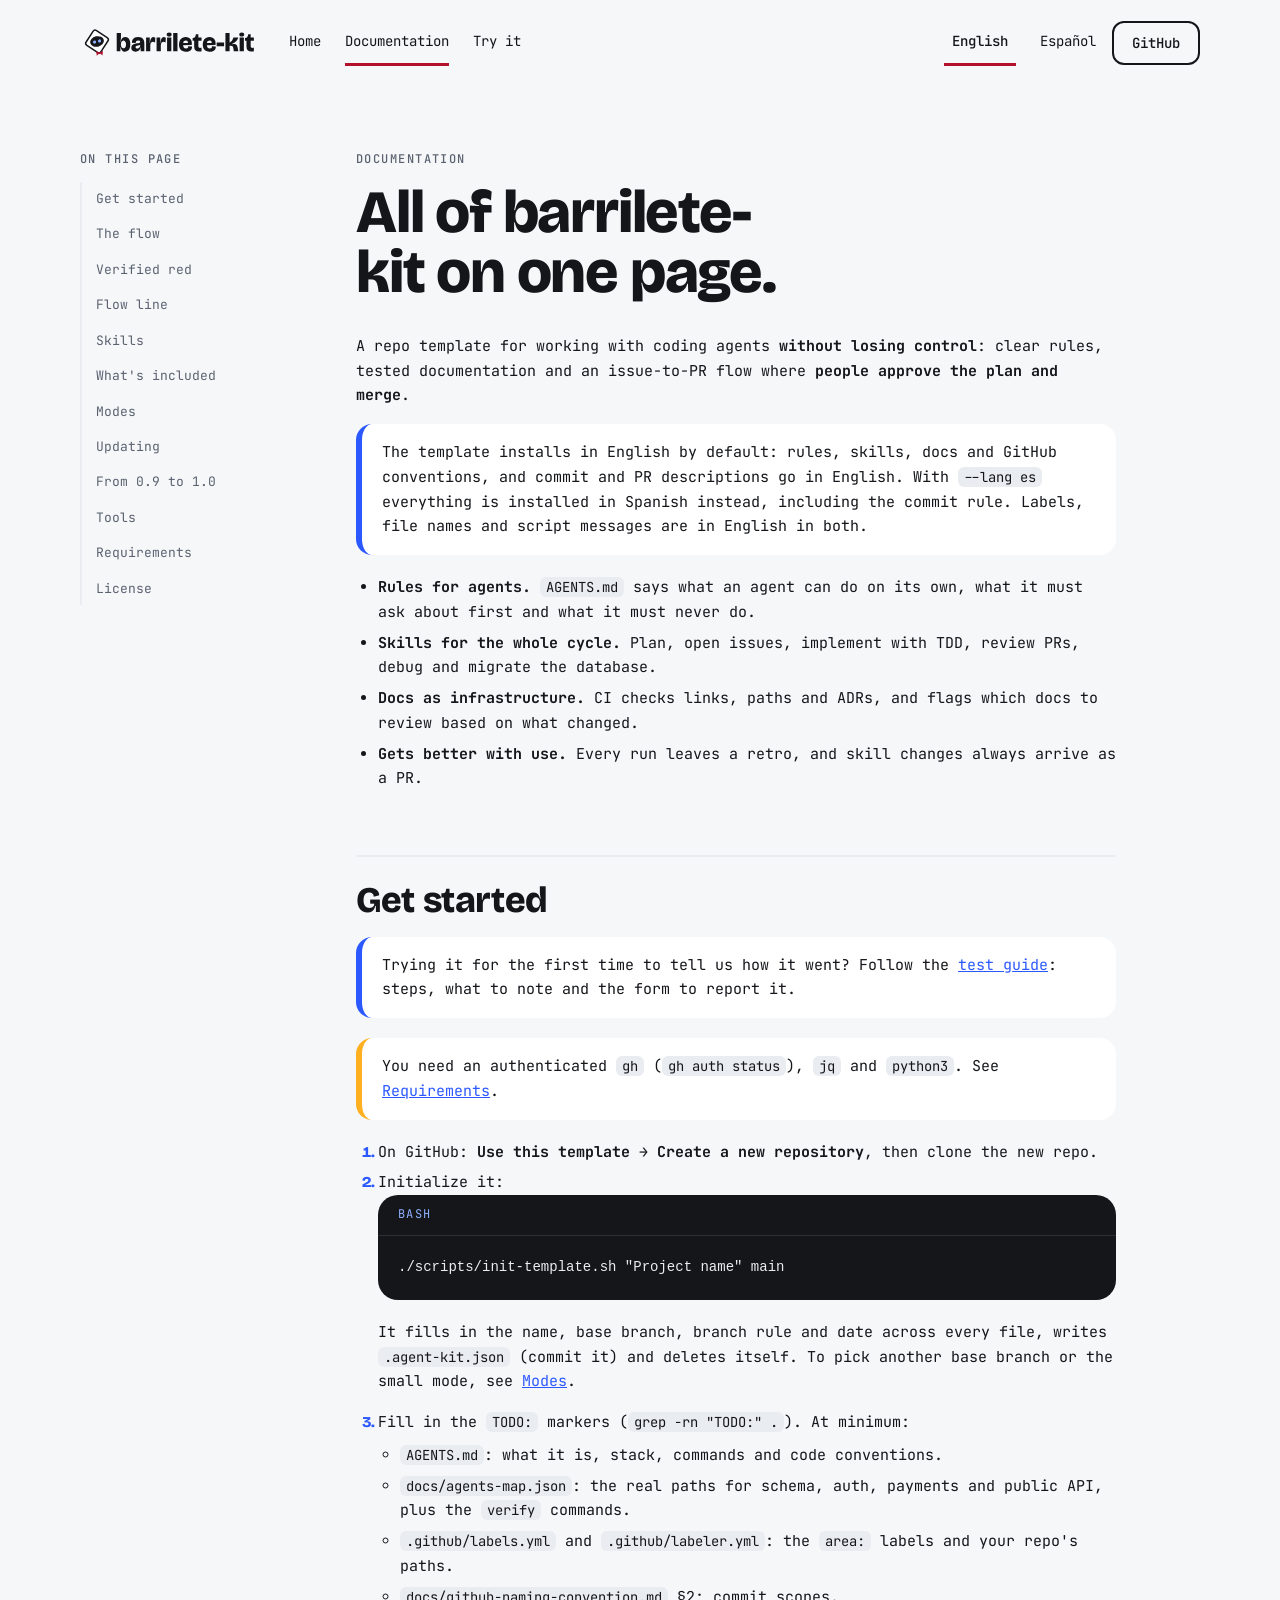
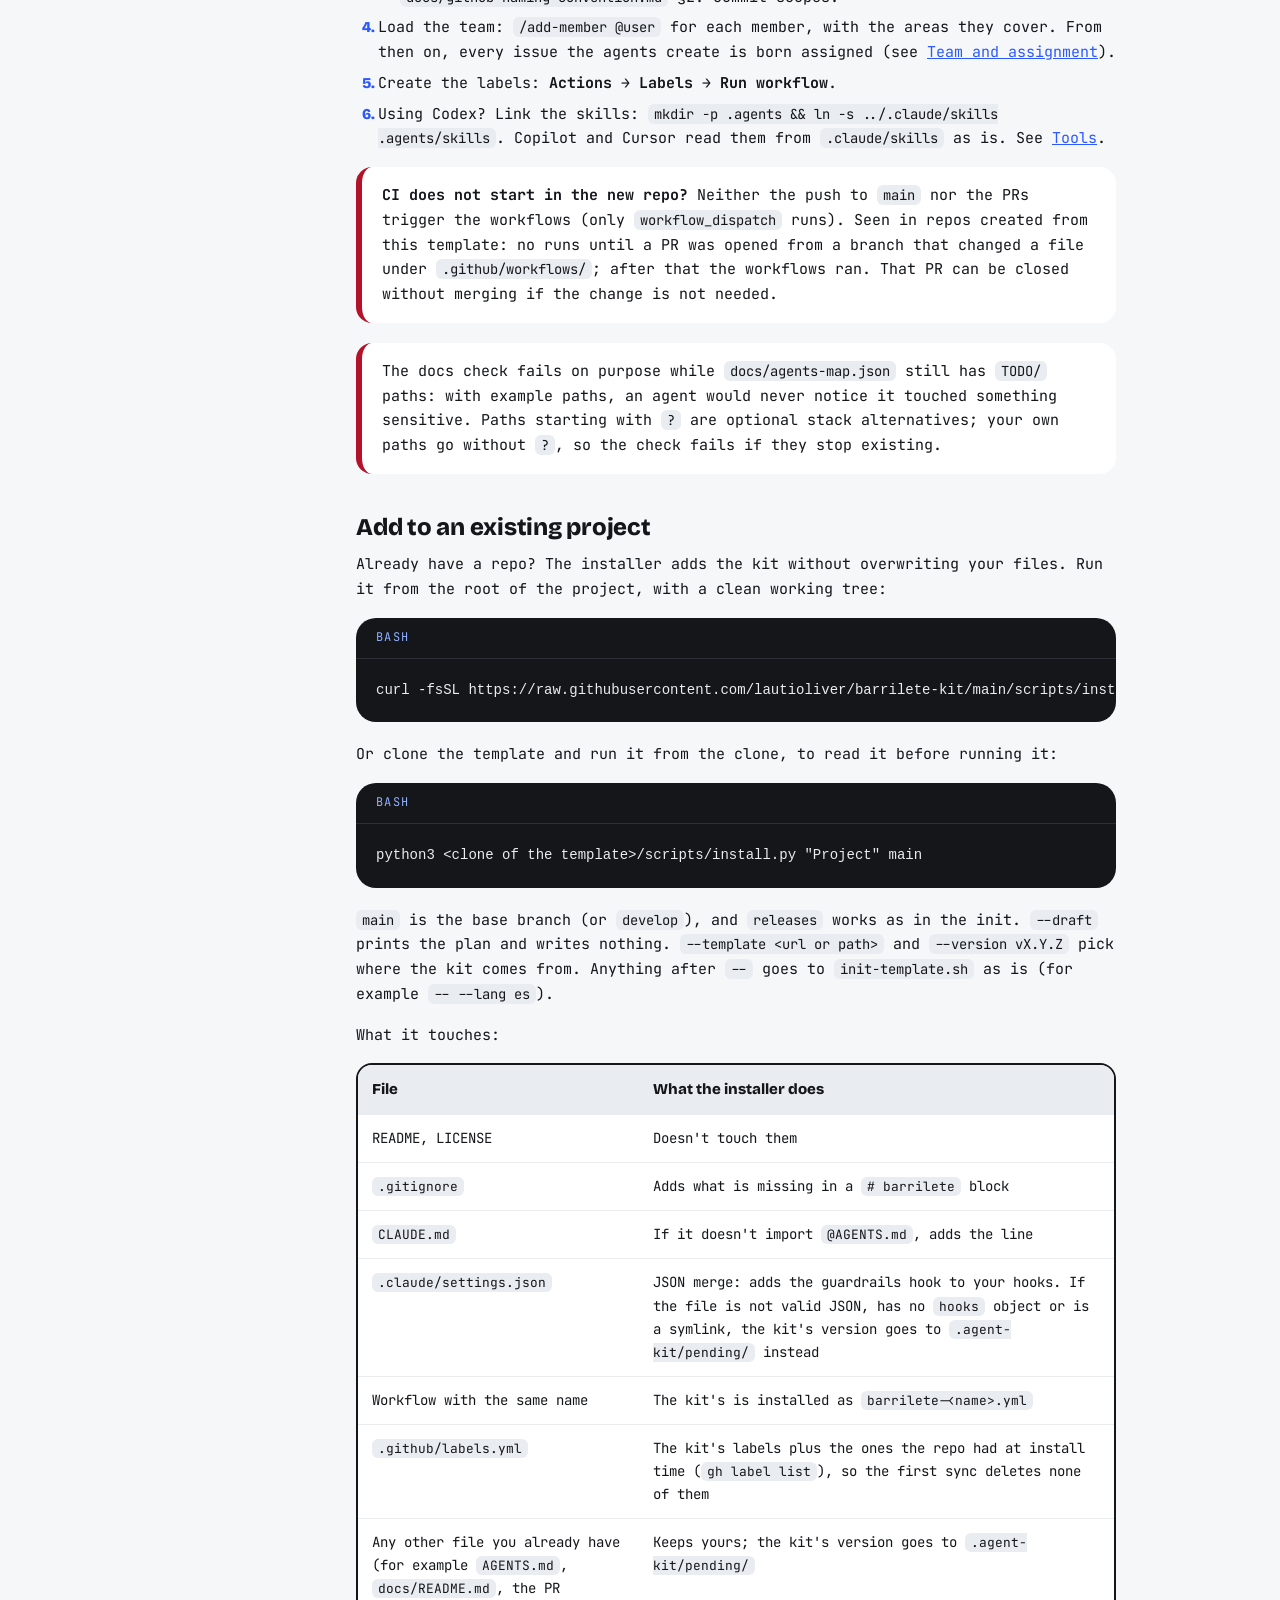
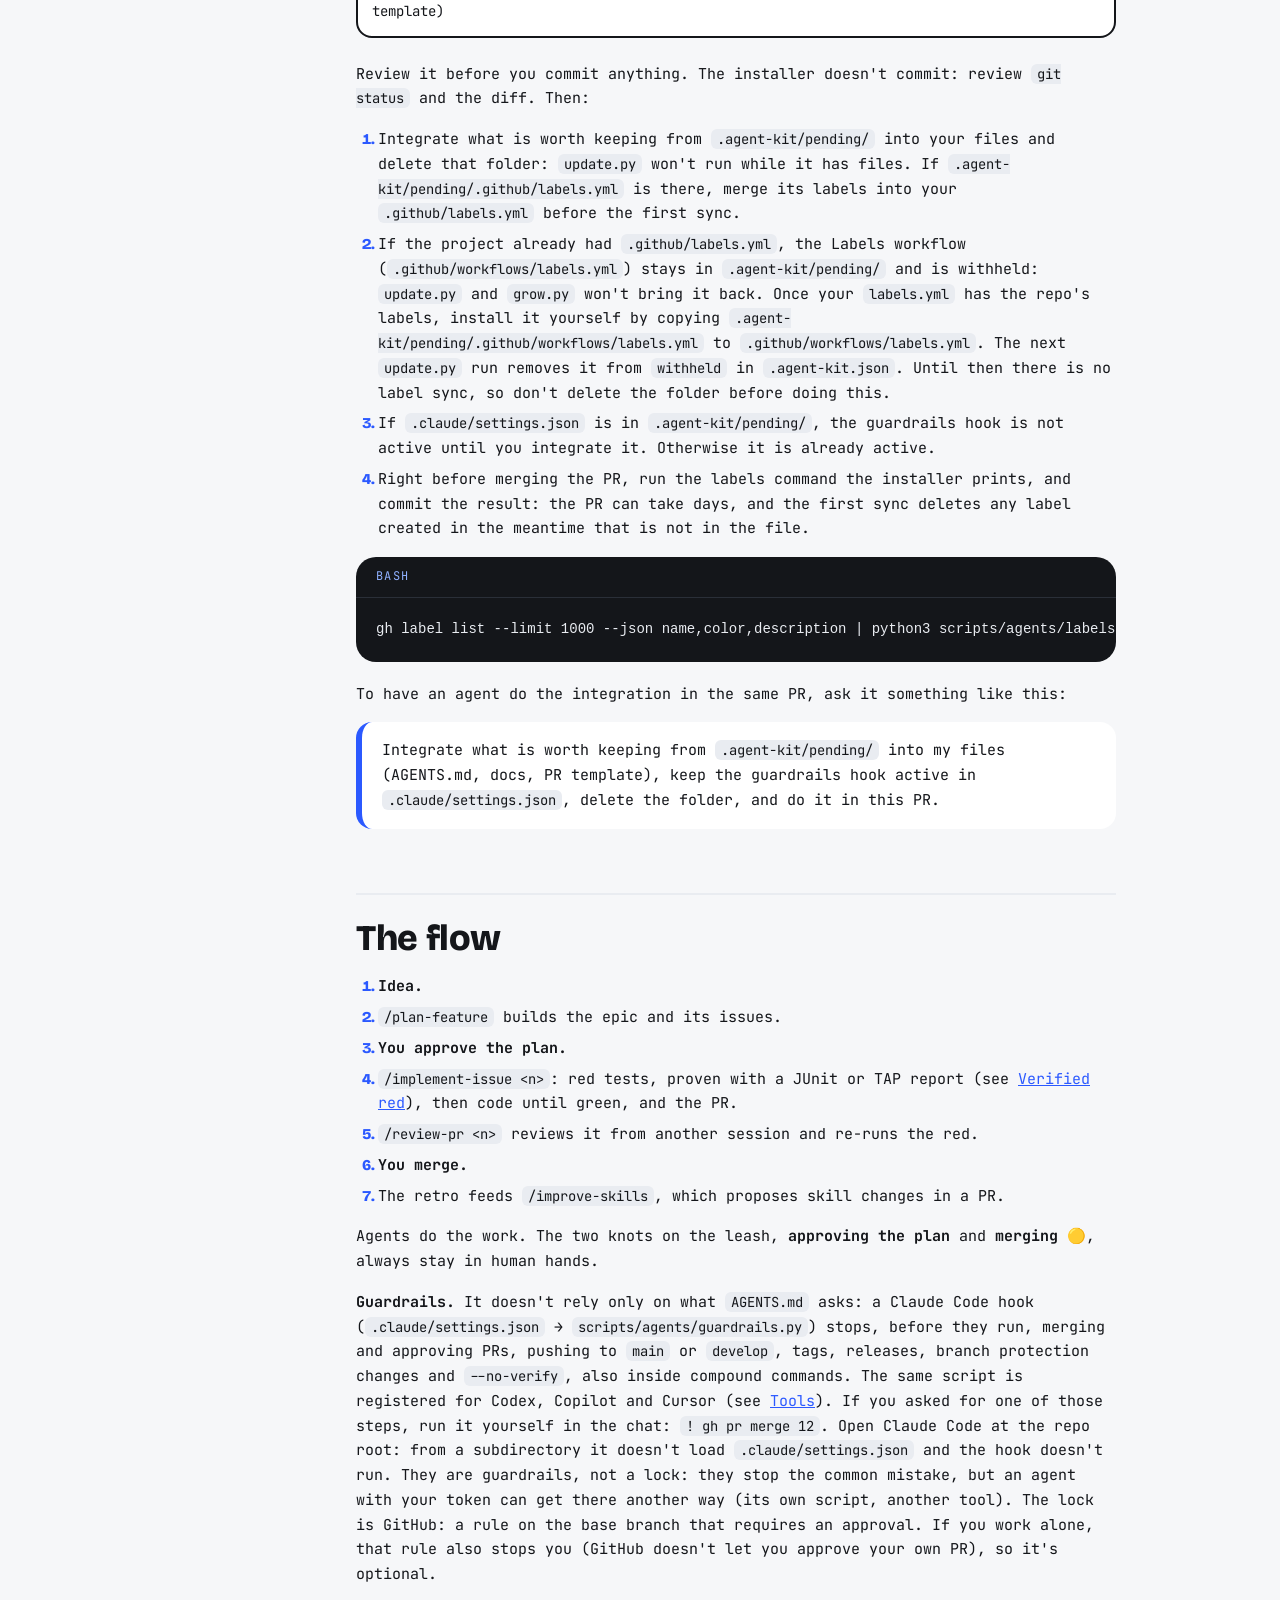
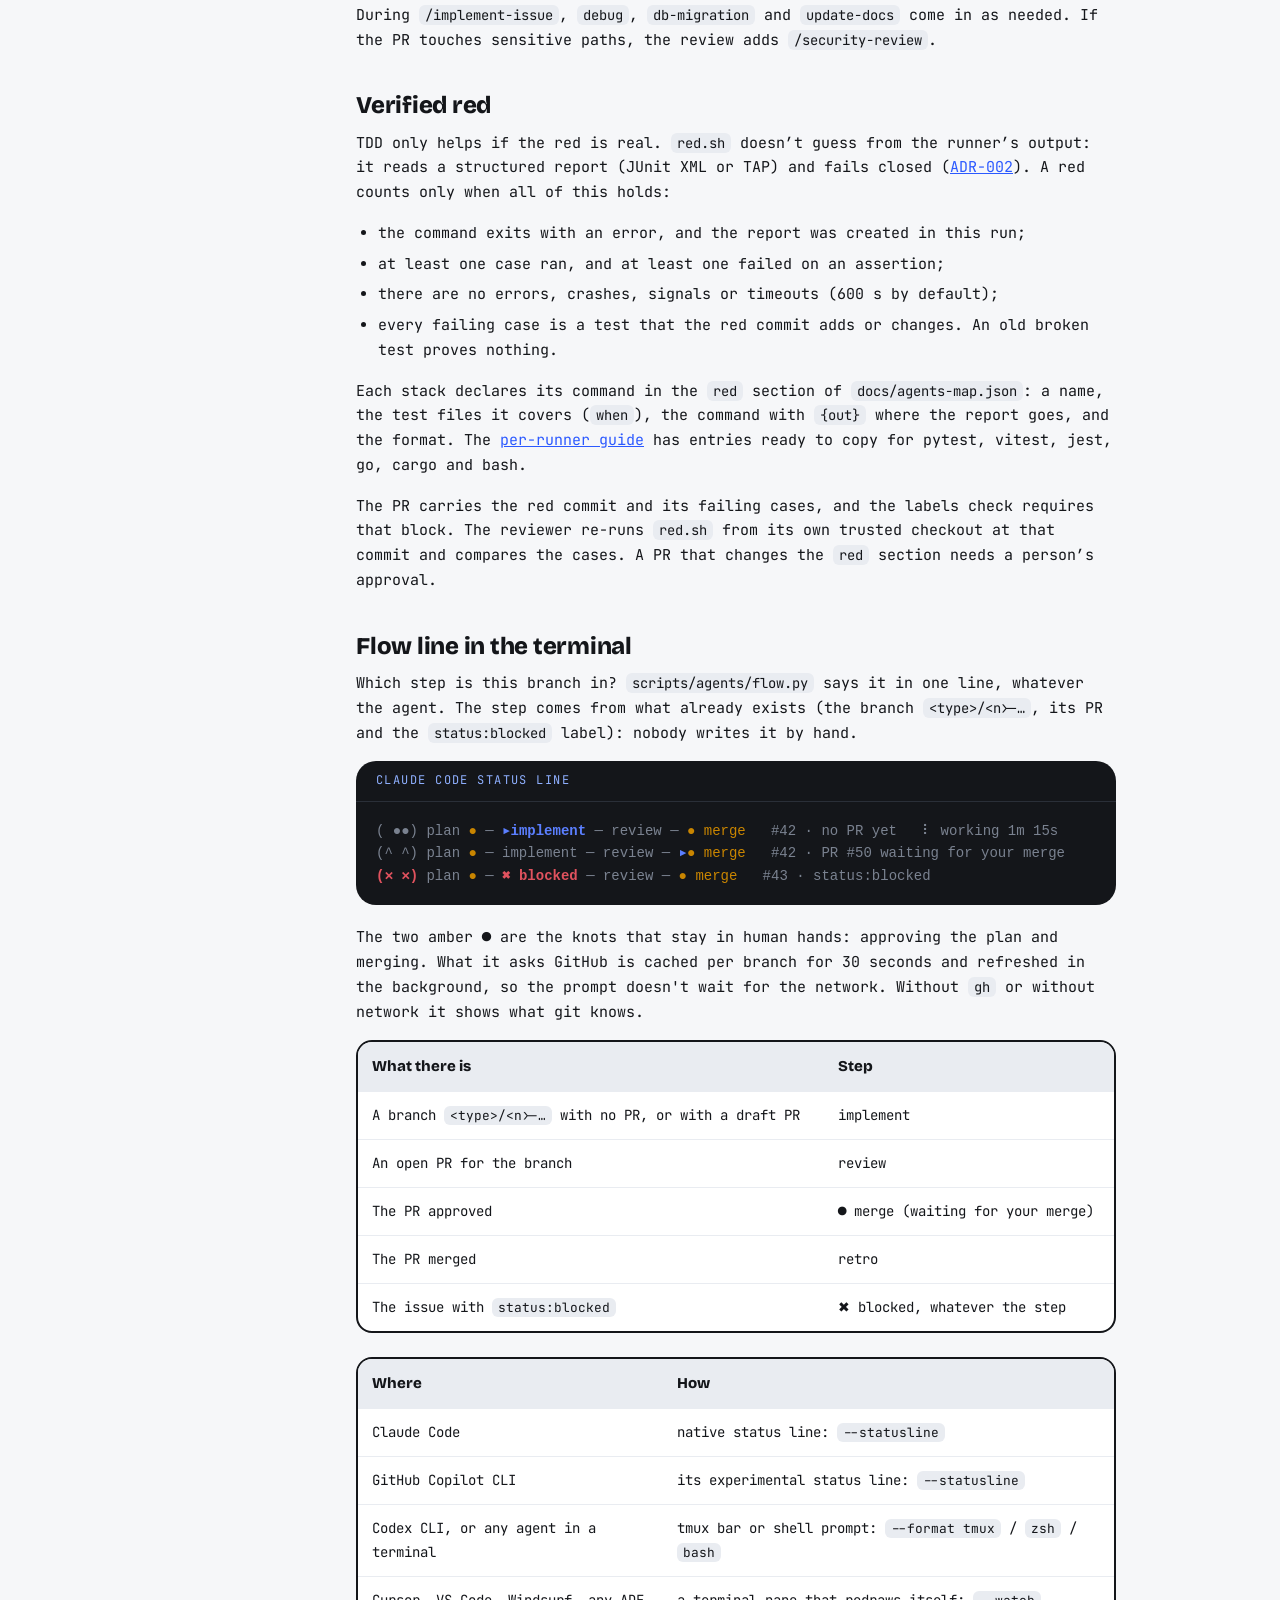
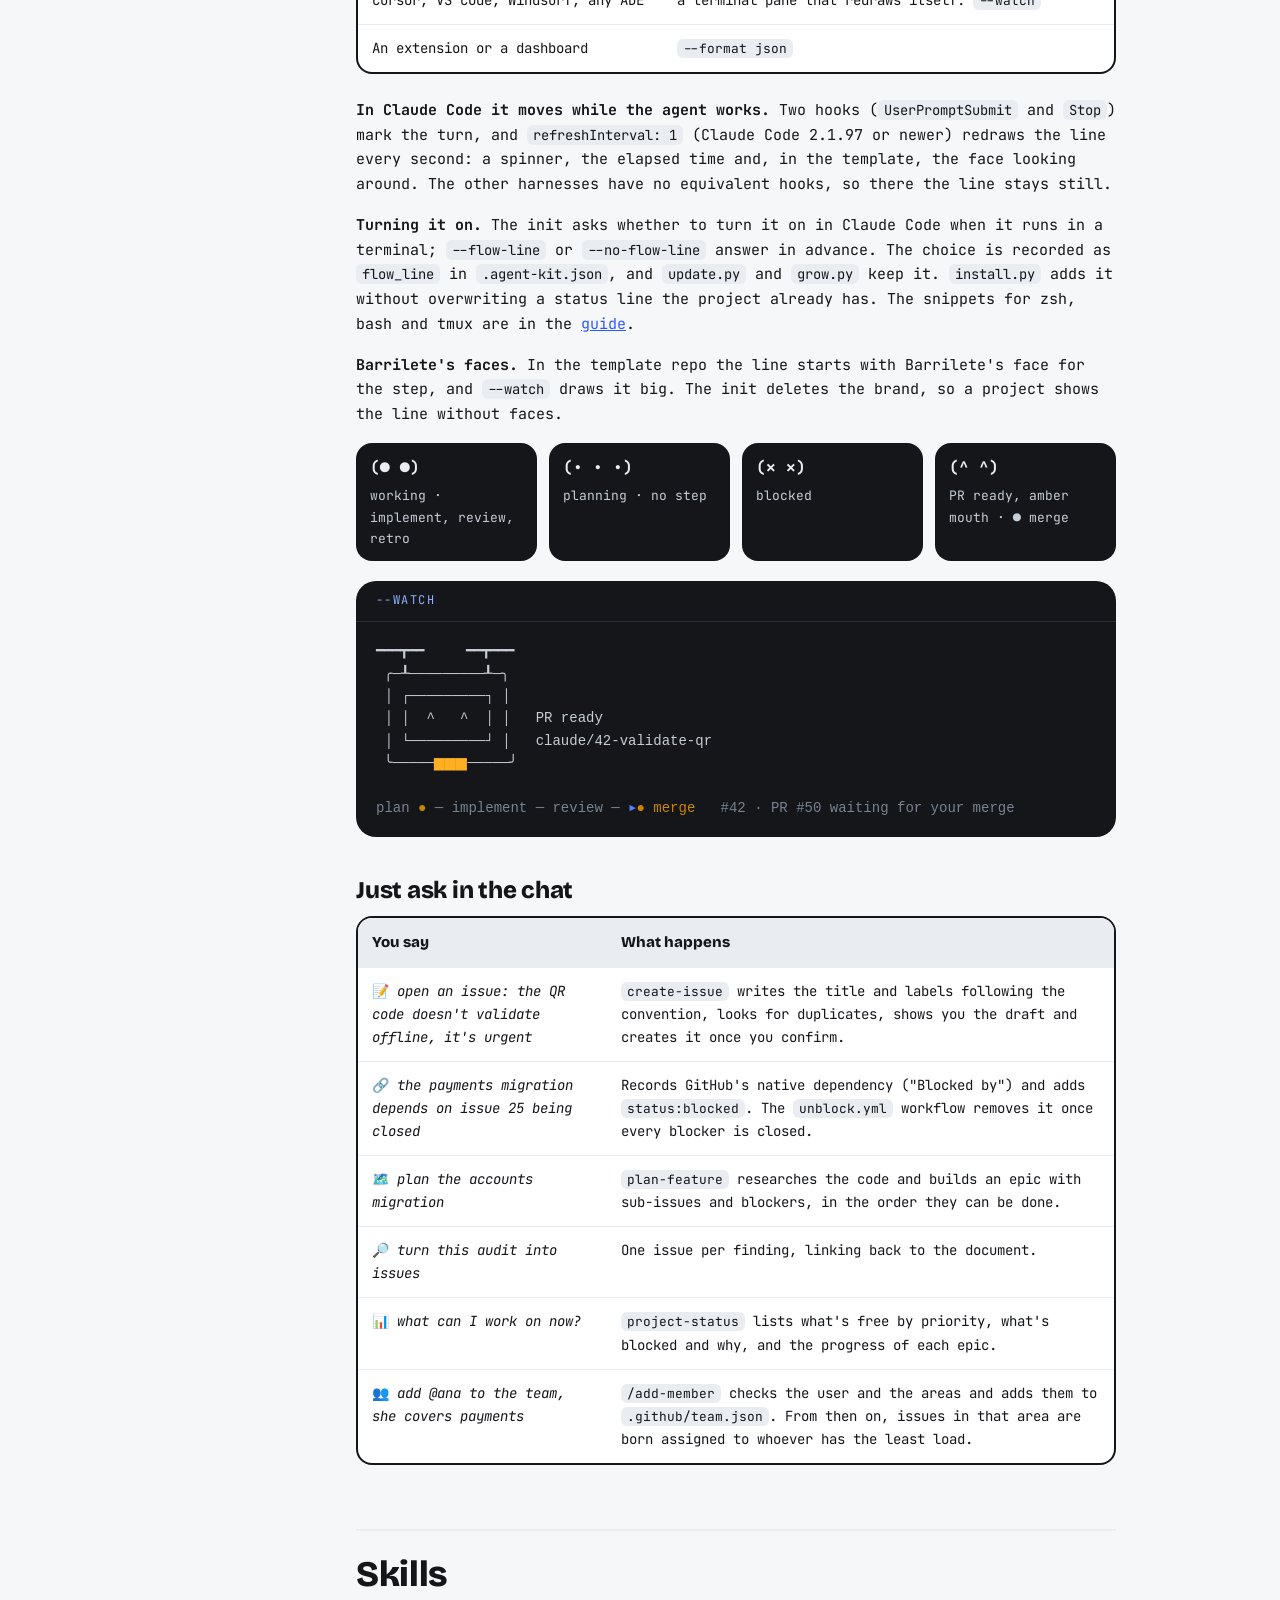
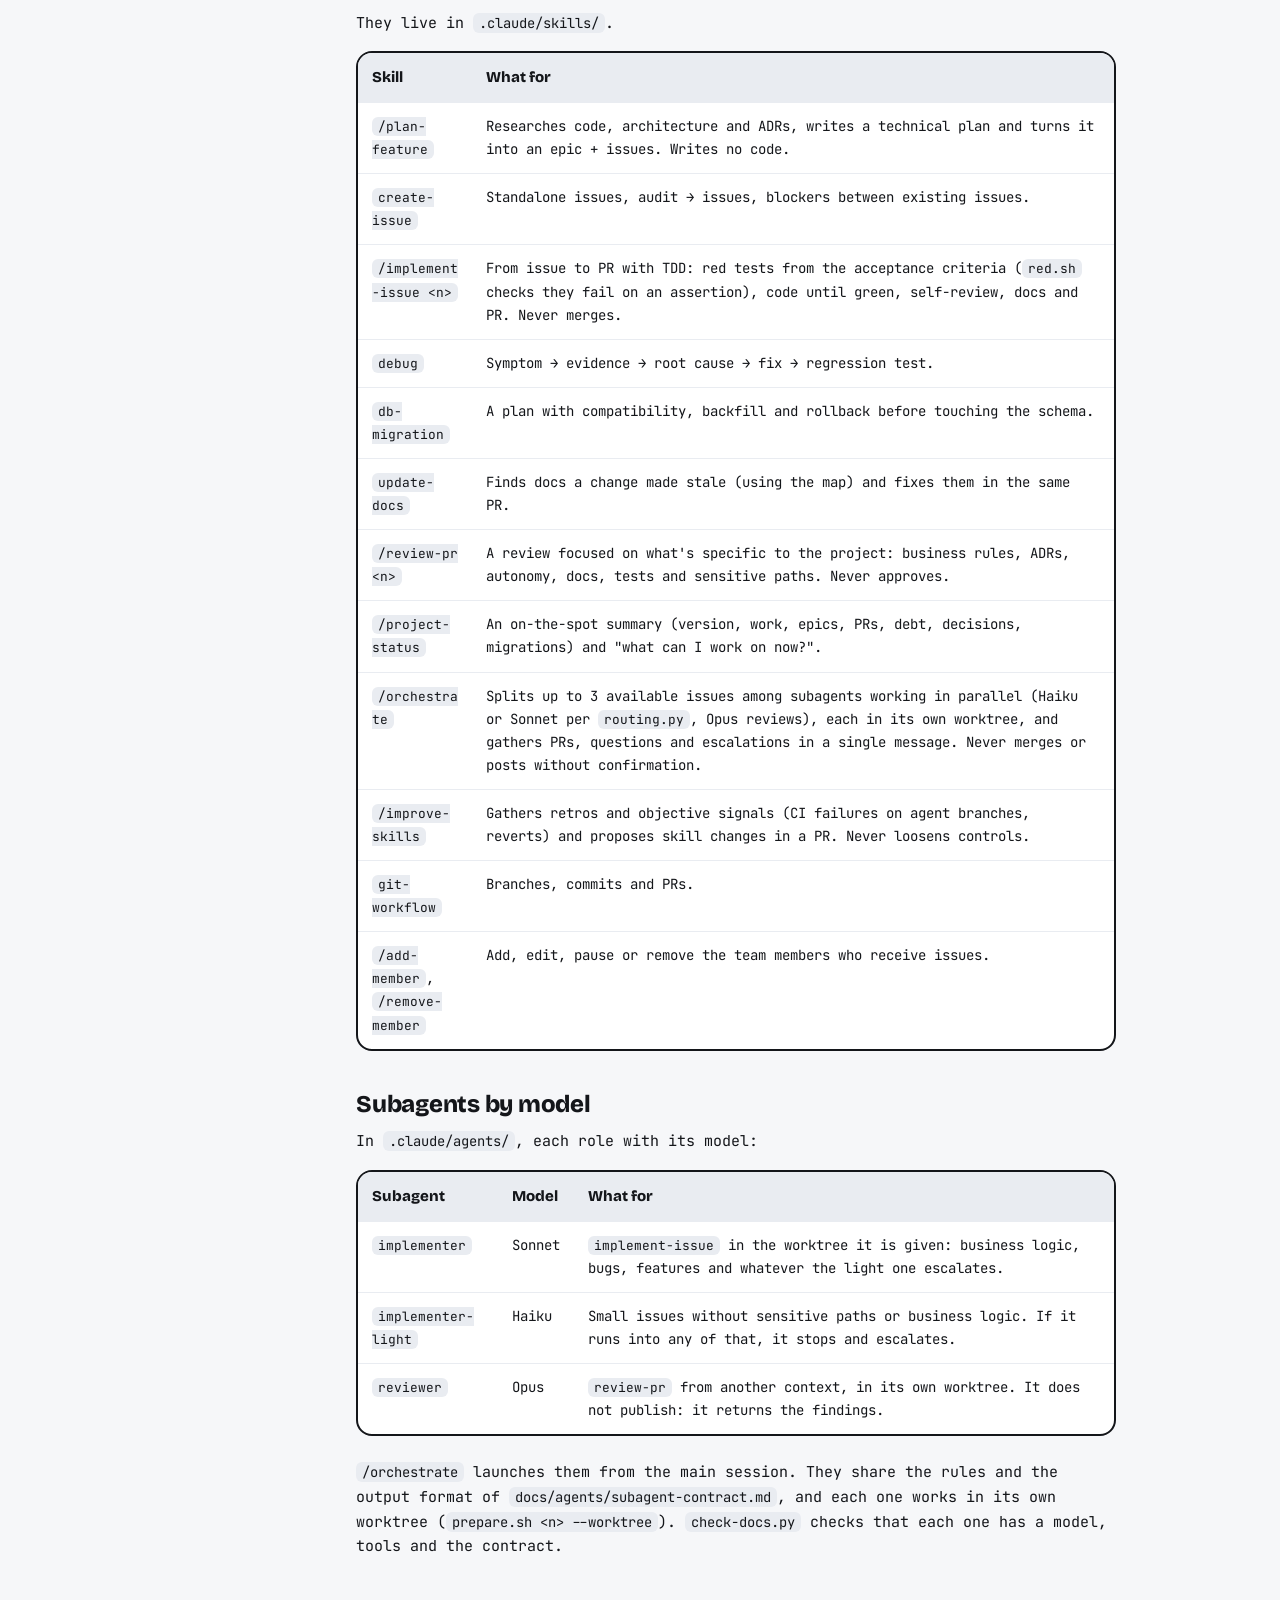
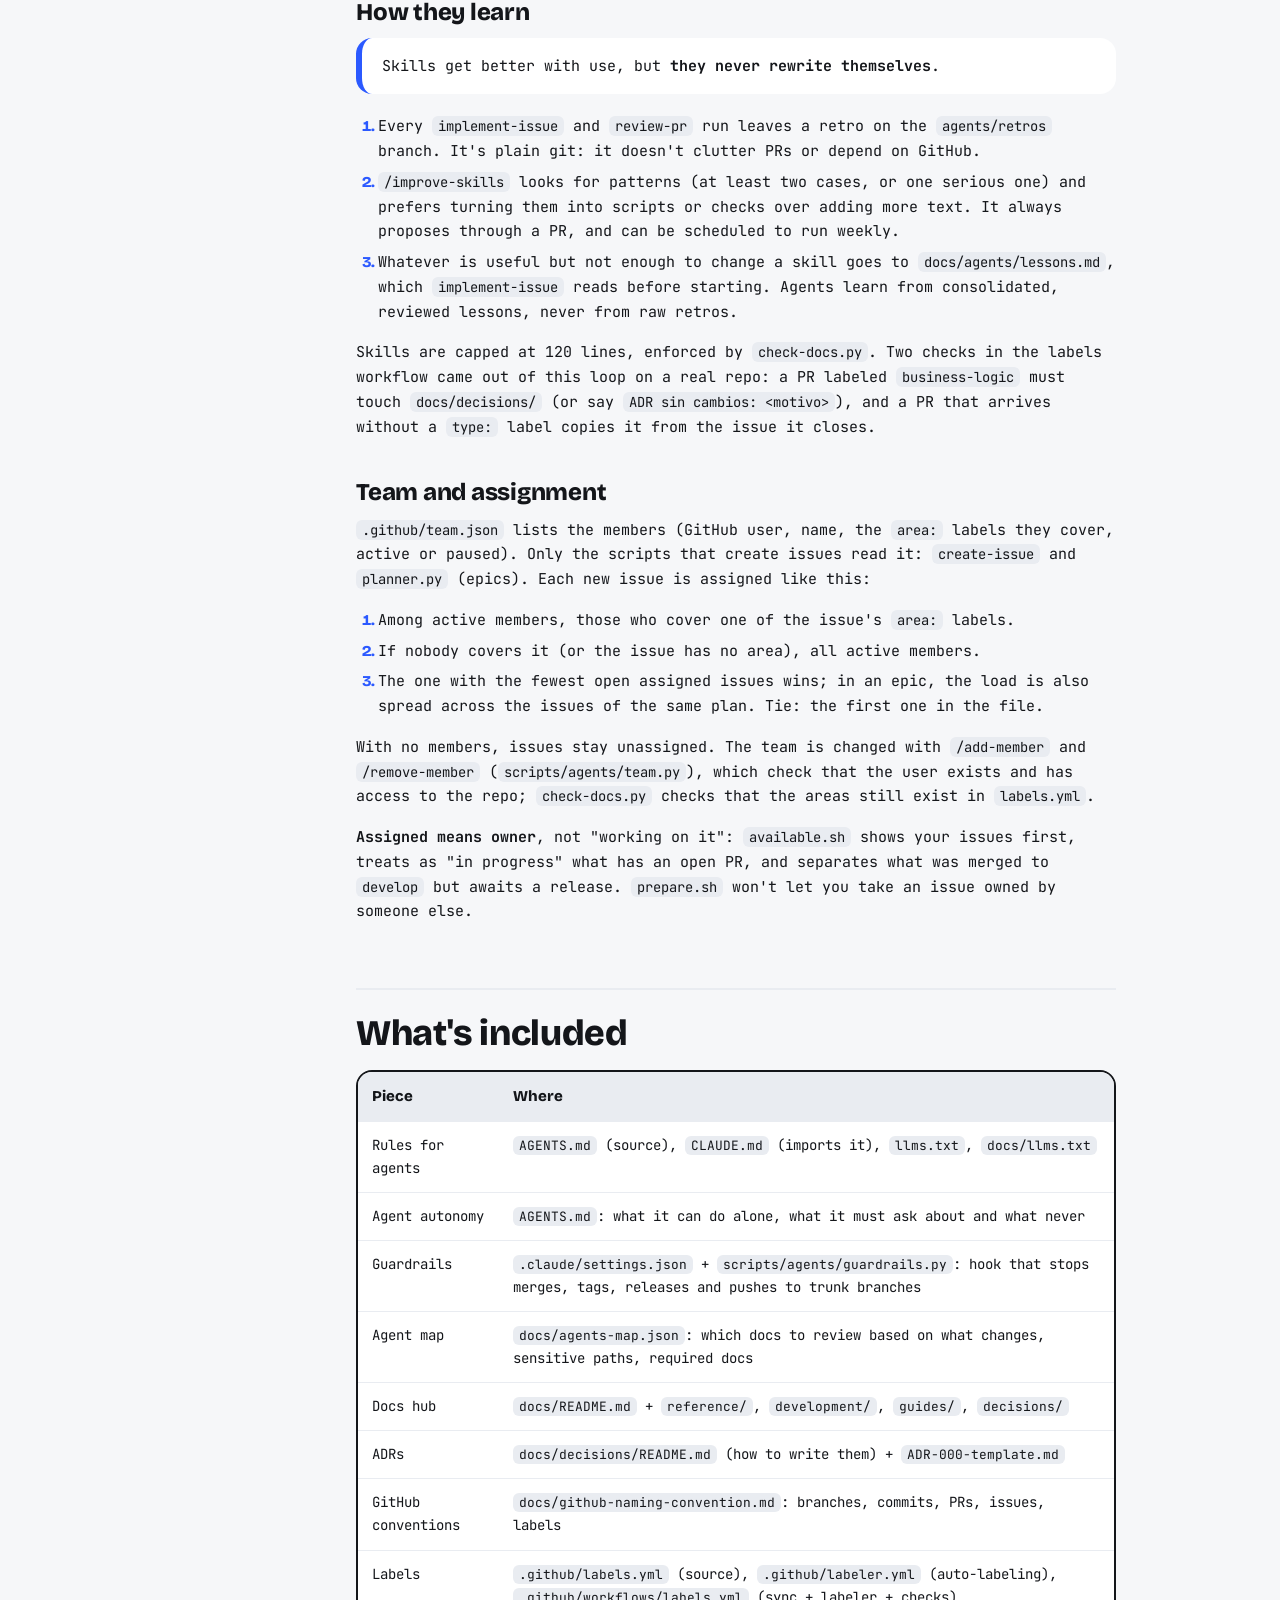
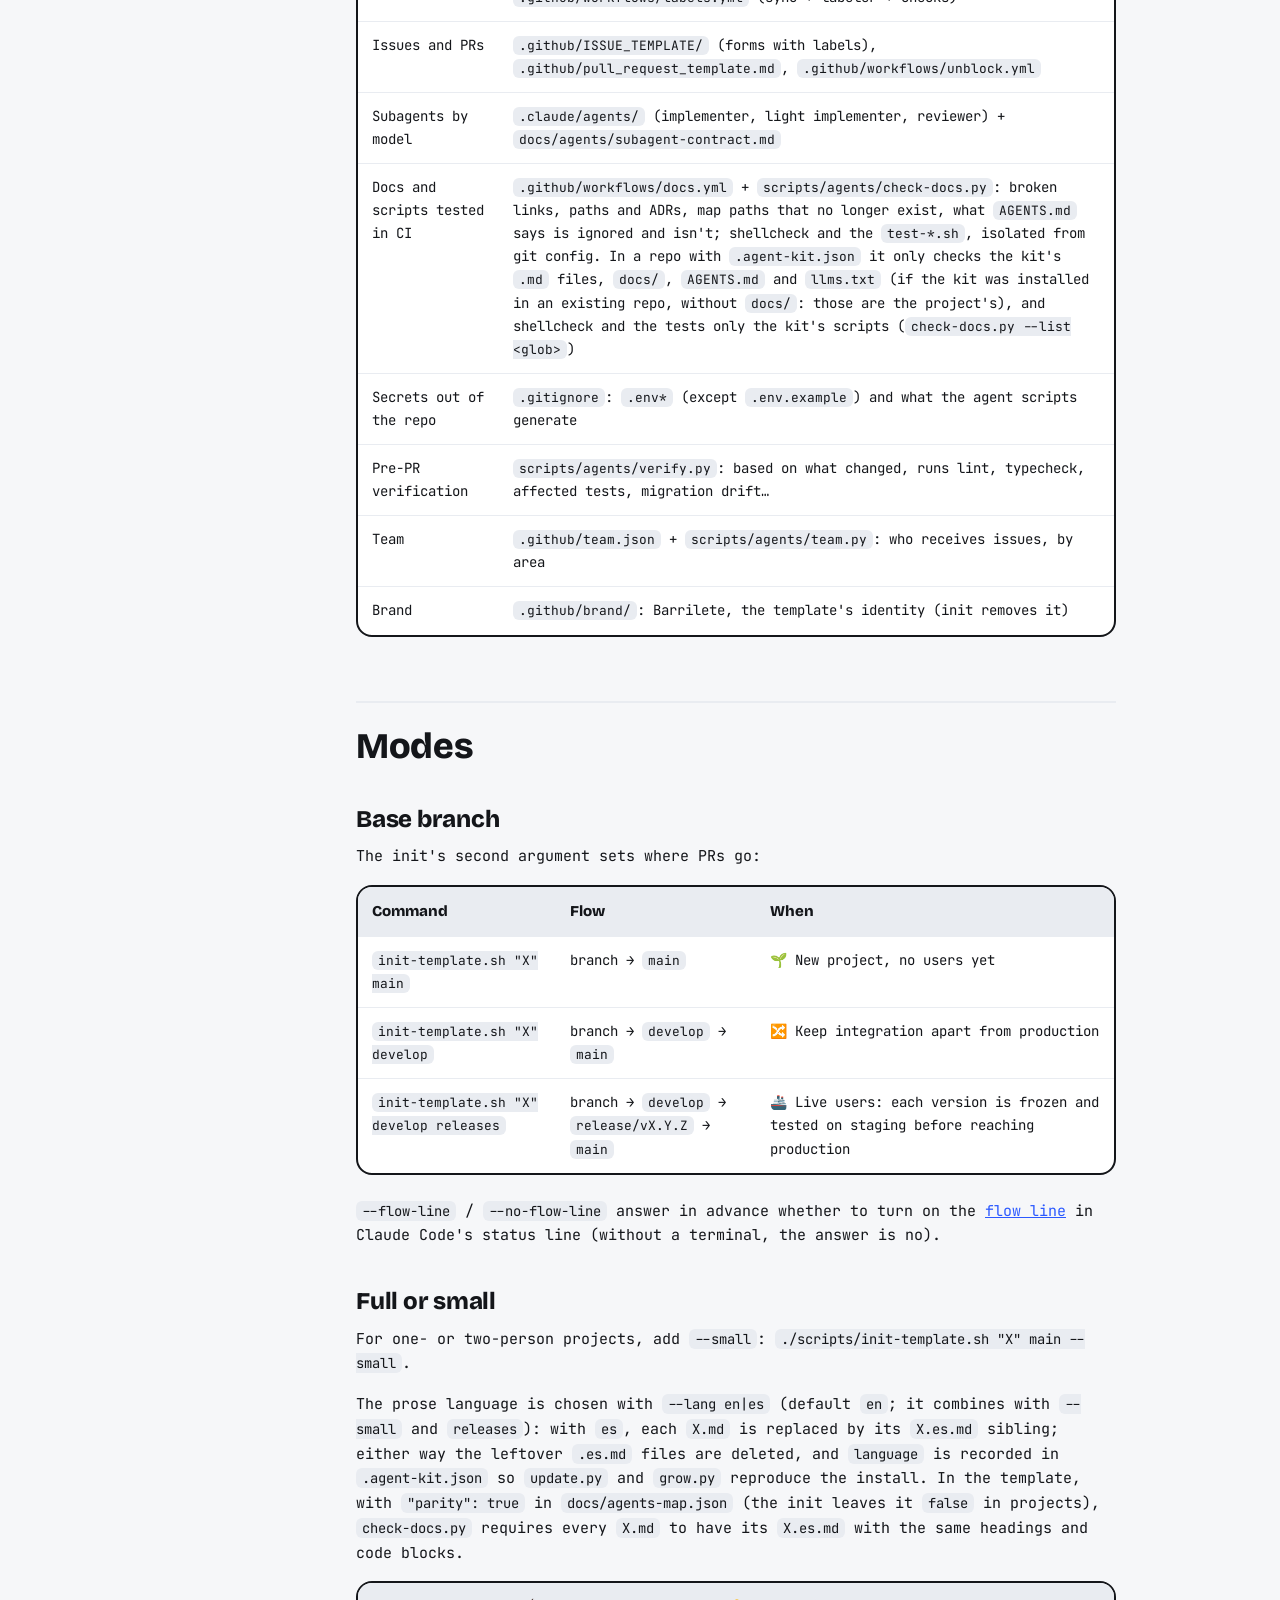
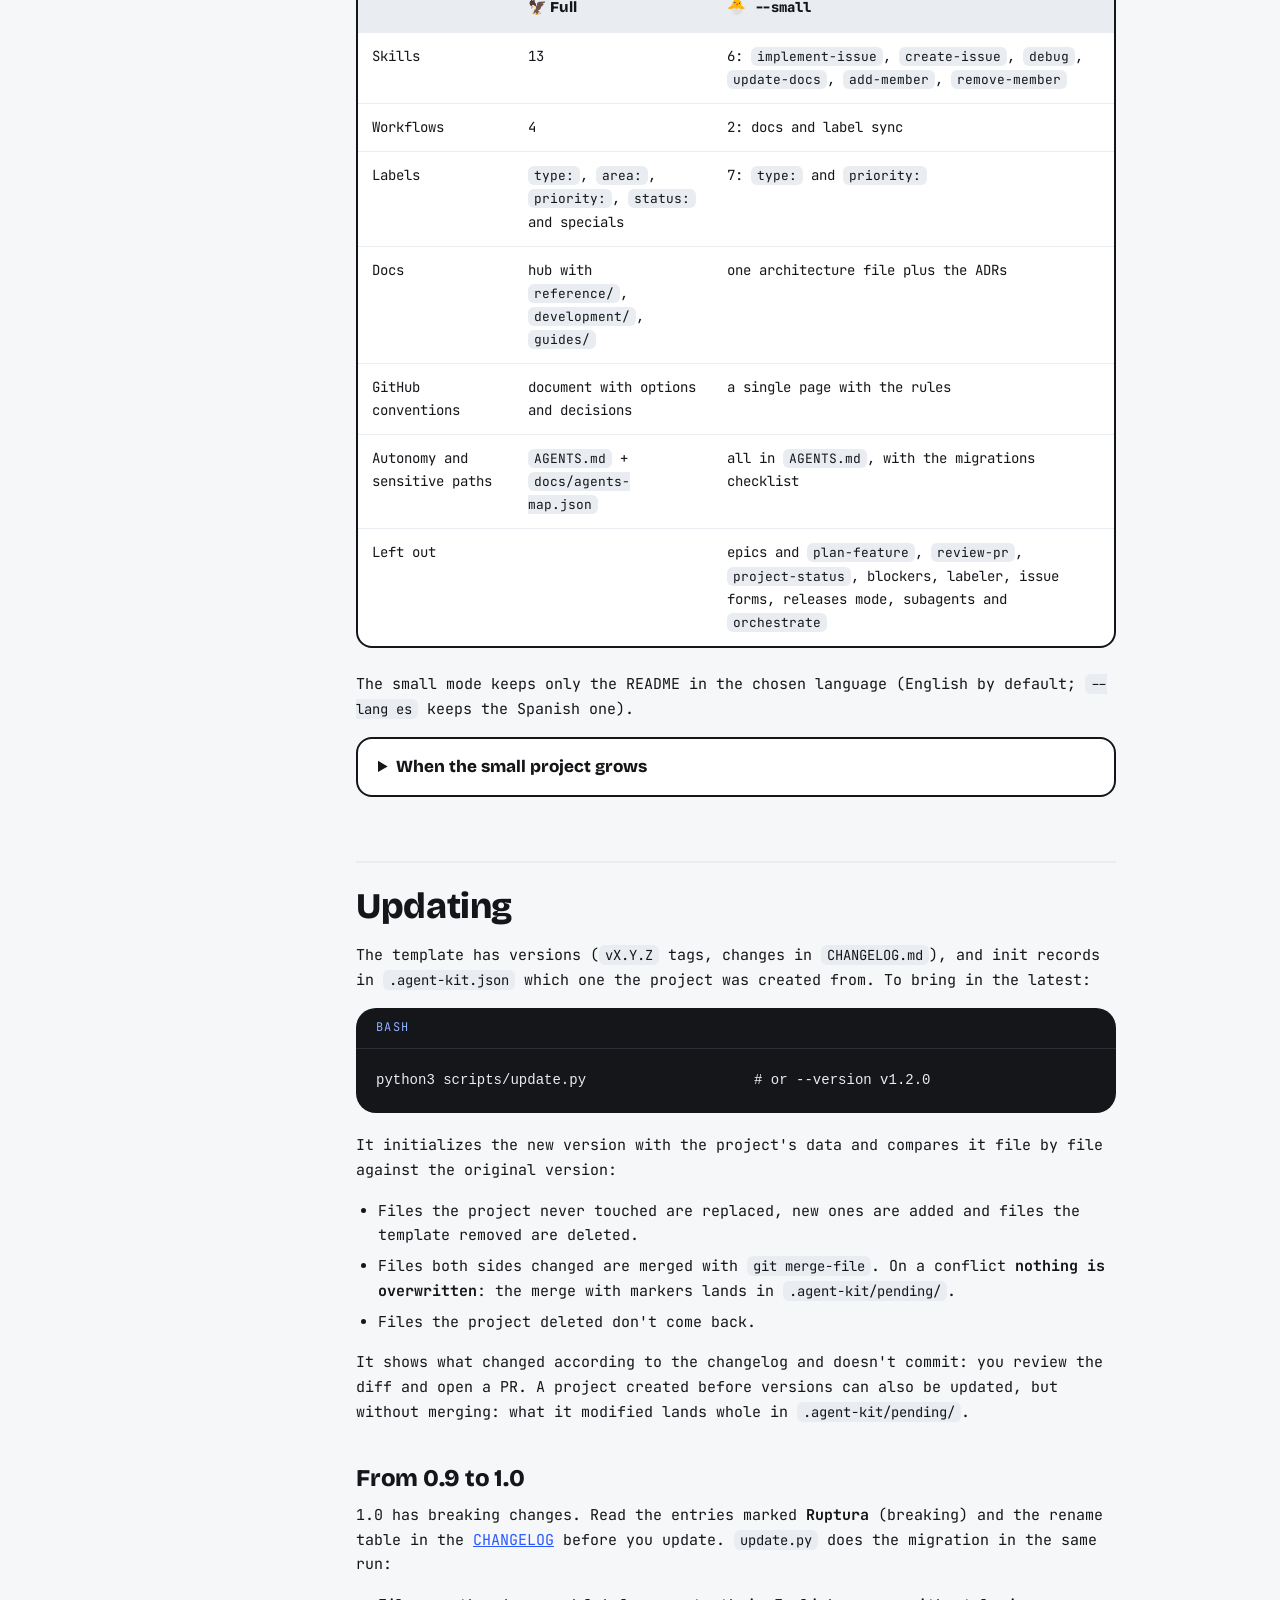
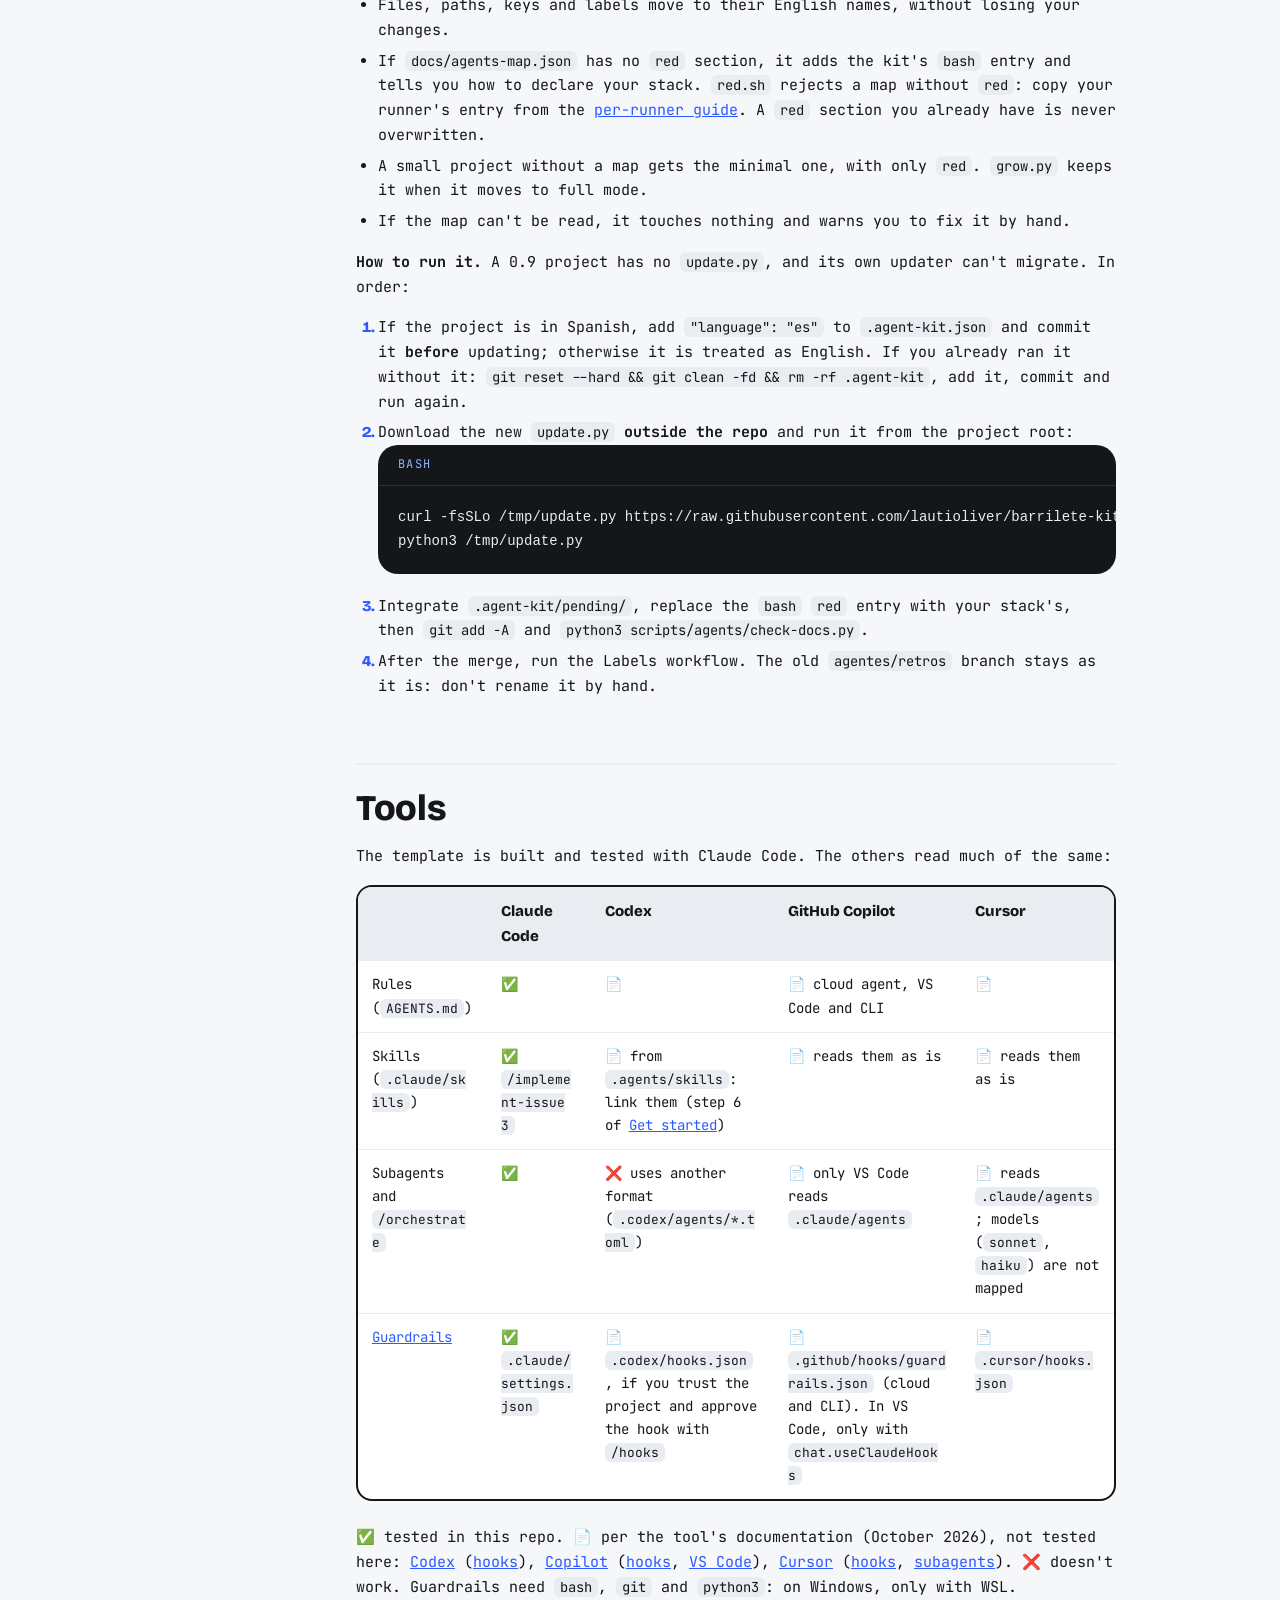
<file: docs.html>
<!doctype html>
<html lang="en">
<head>
<meta charset="utf-8">
<link rel="icon" href="/favicon.svg" type="image/svg+xml">
<meta name="viewport" content="width=device-width,initial-scale=1,viewport-fit=cover">
<title>Documentation · barrilete-kit</title>
<meta name="description" content="barrilete-kit documentation: how to get started, the flow, skills, subagents, guardrails, modes, how to update and which tools it supports.">
<link rel="canonical" href="https://barrilete-kit-lp.vercel.app/docs.html">
<link rel="alternate" hreflang="en" href="https://barrilete-kit-lp.vercel.app/docs.html">
<link rel="alternate" hreflang="es" href="https://barrilete-kit-lp.vercel.app/es/docs.html">
<link rel="alternate" hreflang="x-default" href="https://barrilete-kit-lp.vercel.app/docs.html">
<link rel="preconnect" href="https://fonts.googleapis.com">
<link rel="stylesheet" href="https://fonts.googleapis.com/css2?family=Bricolage+Grotesque:opsz,wght@12..96,600;12..96,800&amp;family=JetBrains+Mono:wght@400;500&amp;display=swap">
<link rel="stylesheet" href="/docs.css">
<style>
.fl{background:var(--ink);border-radius:20px;overflow:hidden;margin:0 0 20px}
.fl-tit{padding:10px 20px;border-bottom:1px solid var(--hairline-inverse,#2a2f38);font-size:12px;letter-spacing:.12em;text-transform:uppercase;color:var(--accent-on-inverse,#8fb0ff)}
.fl pre{margin:0;padding:18px 20px;overflow-x:auto;color:#c7cdd6;font-size:14px;line-height:1.6;white-space:pre}
.fl .g{color:#7A8290}.fl .n{color:#C98500}.fl .p{color:#5B7FFF;font-weight:700}.fl .r{color:#E0525E;font-weight:700}.fl .m{color:#FFB020}
.fl-caras{display:grid;grid-template-columns:repeat(auto-fit,minmax(min(100%,150px),1fr));gap:12px;margin:0 0 20px}
.fl-caras div{background:var(--ink);color:#c7cdd6;border-radius:16px;padding:12px 14px;font-size:13px}
.fl-caras b{display:block;font-size:16px;color:#E9ECF1;margin-bottom:4px;white-space:pre}
</style>
</head>
<body>
<a class="saltar" href="#contenido">Skip to content</a>
<header class="cab">
<a class="marca" href="/"><svg class="logo" width="177" height="30" viewBox="0 0 377 64" role="img" aria-label="barrilete-kit"><g transform="scale(0.45)"><g transform="rotate(-12 80 64)"><rect x="38" y="22" width="84" height="84" rx="12" transform="rotate(45 80 64)" fill="#FFFFFF" stroke="#14161A" stroke-width="7"></rect><ellipse cx="80" cy="64" rx="33" ry="25" fill="#14161A"></ellipse><circle cx="68" cy="64" r="7.5" fill="#8FB0FF"></circle><circle cx="92" cy="64" r="7.5" fill="#8FB0FF"></circle></g><path d="M92 118 L76 110 L79 132 Z M92 118 L108 108 L106 130 Z" fill="#B4122B"></path><circle cx="92" cy="119" r="5" fill="#B4122B"></circle></g><path transform="translate(75.984 49.7) scale(0.056)" fill="#14161A" d="M353 14Q308 14 274.0 -6.0Q240 -26 217.5 -65.5Q195 -105 184 -163H177V0H36V-186V-700H198V-545Q198 -518 195.5 -487.0Q193 -456 188.5 -423.0Q184 -390 178 -356H187Q196 -422 219.0 -463.0Q242 -504 278.0 -523.0Q314 -542 360 -542Q419 -542 462.5 -512.0Q506 -482 530.0 -422.0Q554 -362 554 -271Q554 -174 527.5 -111.0Q501 -48 455.5 -17.0Q410 14 353 14ZM296 -115Q326 -115 347.0 -134.5Q368 -154 379.0 -186.5Q390 -219 390 -258Q390 -297 380.0 -331.0Q370 -365 349.0 -386.0Q328 -407 296 -407Q282 -407 267.5 -402.0Q253 -397 240.5 -386.5Q228 -376 218.0 -359.5Q208 -343 202.0 -319.5Q196 -296 196 -266V-259Q196 -222 204.5 -195.0Q213 -168 227.0 -150.0Q241 -132 259.0 -123.5Q277 -115 296 -115ZM751 14Q711 14 675.0 0.0Q639 -14 616.0 -45.5Q593 -77 593 -130Q593 -179 612.0 -209.5Q631 -240 663.0 -258.5Q695 -277 733.0 -286.5Q771 -296 808 -303Q860 -313 886.0 -319.0Q912 -325 921.5 -333.0Q931 -341 931 -355Q931 -384 909.5 -399.0Q888 -414 853 -414Q831 -414 809.0 -406.0Q787 -398 773.0 -377.5Q759 -357 760 -319L616 -329Q614 -392 635.0 -433.5Q656 -475 692.5 -498.5Q729 -522 772.5 -532.0Q816 -542 859 -542Q938 -542 989.0 -512.5Q1040 -483 1064.5 -427.5Q1089 -372 1089 -293V-199Q1089 -166 1089.0 -132.5Q1089 -99 1089.0 -66.0Q1089 -33 1089 0H949Q949 -36 949.0 -73.0Q949 -110 949 -151H943Q939 -106 913.5 -68.5Q888 -31 846.5 -8.5Q805 14 751 14ZM818 -104Q835 -104 854.5 -110.5Q874 -117 891.5 -132.0Q909 -147 920.0 -173.5Q931 -200 931 -239V-263L958 -266Q950 -253 931.5 -245.0Q913 -237 890.0 -232.5Q867 -228 843.5 -223.5Q820 -219 800.0 -211.5Q780 -204 767.5 -191.5Q755 -179 755 -157Q755 -131 773.5 -117.5Q792 -104 818 -104ZM1155 0V-287V-528H1295V-318H1303Q1309 -402 1326.5 -450.5Q1344 -499 1370.5 -519.5Q1397 -540 1430 -540Q1448 -540 1467.5 -535.0Q1487 -530 1506 -519L1498 -339Q1476 -352 1455.0 -358.5Q1434 -365 1415 -365Q1383 -365 1361.0 -347.0Q1339 -329 1327.5 -294.0Q1316 -259 1316 -209V0ZM1555 0V-287V-528H1695V-318H1703Q1709 -402 1726.5 -450.5Q1744 -499 1770.5 -519.5Q1797 -540 1830 -540Q1848 -540 1867.5 -535.0Q1887 -530 1906 -519L1898 -339Q1876 -352 1855.0 -358.5Q1834 -365 1815 -365Q1783 -365 1761.0 -347.0Q1739 -329 1727.5 -294.0Q1716 -259 1716 -209V0ZM1955 0V-528H2117V0ZM2035 -566Q1989 -566 1964.5 -585.5Q1940 -605 1940 -642Q1940 -680 1964.5 -699.5Q1989 -719 2035 -719Q2082 -719 2106.5 -699.0Q2131 -679 2131 -642Q2131 -606 2106.5 -586.0Q2082 -566 2035 -566ZM2189 0V-700H2351V0ZM2674 14Q2599 14 2548.5 -7.5Q2498 -29 2467.0 -66.5Q2436 -104 2422.5 -152.0Q2409 -200 2409 -253Q2409 -310 2423.5 -362.0Q2438 -414 2468.5 -454.5Q2499 -495 2547.5 -518.5Q2596 -542 2664 -542Q2732 -542 2780.5 -518.5Q2829 -495 2858.0 -453.0Q2887 -411 2895.5 -356.0Q2904 -301 2893 -237L2510 -231V-319L2769 -324L2748 -273Q2754 -319 2746.5 -350.5Q2739 -382 2719.0 -398.5Q2699 -415 2664 -415Q2627 -415 2605.0 -396.0Q2583 -377 2574.0 -342.5Q2565 -308 2565 -261Q2565 -180 2592.0 -143.0Q2619 -106 2675 -106Q2699 -106 2715.0 -112.0Q2731 -118 2741.0 -129.5Q2751 -141 2755.0 -157.5Q2759 -174 2758 -195L2906 -187Q2909 -154 2899.5 -119.0Q2890 -84 2864.0 -54.0Q2838 -24 2791.5 -5.0Q2745 14 2674 14ZM3171 12Q3078 12 3032.5 -35.5Q2987 -83 2987 -183V-402H2929V-504H2932Q2994 -512 3020.0 -545.5Q3046 -579 3052 -647V-649H3147V-528H3268V-398H3147V-198Q3147 -160 3165.5 -144.0Q3184 -128 3211 -128Q3225 -128 3240.0 -132.0Q3255 -136 3268 -143V-2Q3237 7 3213.0 9.5Q3189 12 3171 12ZM3579 14Q3504 14 3453.5 -7.5Q3403 -29 3372.0 -66.5Q3341 -104 3327.5 -152.0Q3314 -200 3314 -253Q3314 -310 3328.5 -362.0Q3343 -414 3373.5 -454.5Q3404 -495 3452.5 -518.5Q3501 -542 3569 -542Q3637 -542 3685.5 -518.5Q3734 -495 3763.0 -453.0Q3792 -411 3800.5 -356.0Q3809 -301 3798 -237L3415 -231V-319L3674 -324L3653 -273Q3659 -319 3651.5 -350.5Q3644 -382 3624.0 -398.5Q3604 -415 3569 -415Q3532 -415 3510.0 -396.0Q3488 -377 3479.0 -342.5Q3470 -308 3470 -261Q3470 -180 3497.0 -143.0Q3524 -106 3580 -106Q3604 -106 3620.0 -112.0Q3636 -118 3646.0 -129.5Q3656 -141 3660.0 -157.5Q3664 -174 3663 -195L3811 -187Q3814 -154 3804.5 -119.0Q3795 -84 3769.0 -54.0Q3743 -24 3696.5 -5.0Q3650 14 3579 14ZM3844 -195V-337H4127V-195ZM4178 0V-700H4336V-329Q4370 -347 4394.5 -370.0Q4419 -393 4436.0 -419.5Q4453 -446 4463.5 -473.5Q4474 -501 4481 -528H4667Q4656 -488 4635.5 -450.5Q4615 -413 4585.0 -380.5Q4555 -348 4515.5 -322.0Q4476 -296 4428 -279V-271Q4490 -281 4529.5 -273.5Q4569 -266 4592.0 -245.5Q4615 -225 4627.5 -194.0Q4640 -163 4647 -125L4670 0H4495L4484 -88Q4480 -120 4473.0 -148.0Q4466 -176 4446.0 -193.5Q4426 -211 4383 -211H4336V0ZM4719 0V-528H4881V0ZM4799 -566Q4753 -566 4728.5 -585.5Q4704 -605 4704 -642Q4704 -680 4728.5 -699.5Q4753 -719 4799 -719Q4846 -719 4870.5 -699.0Q4895 -679 4895 -642Q4895 -606 4870.5 -586.0Q4846 -566 4799 -566ZM5164 12Q5071 12 5025.5 -35.5Q4980 -83 4980 -183V-402H4922V-504H4925Q4987 -512 5013.0 -545.5Q5039 -579 5045 -647V-649H5140V-528H5261V-398H5140V-198Q5140 -160 5158.5 -144.0Q5177 -128 5204 -128Q5218 -128 5233.0 -132.0Q5248 -136 5261 -143V-2Q5230 7 5206.0 9.5Q5182 12 5164 12Z"/></svg></a>
<nav aria-label="Main"><a href="/">Home</a><a href="/docs.html" aria-current="page">Documentation</a><a href="/probar.html">Try it</a></nav>
<div class="cab-der">
<nav class="idioma" aria-label="Language"><span aria-current="true" lang="en">English</span><a href="/es/docs.html" hreflang="es" lang="es" title="Cambiar a español">Español</a></nav>
<a class="boton-borde" href="https://github.com/lautioliver/barrilete-kit/blob/main/README.md">GitHub</a>
</div>
</header>
<div class="docs">
<aside class="indice" aria-label="On this page">
<div class="ceja">On this page</div>
<ol><li><a href="#get-started">Get started</a></li><li><a href="#the-flow">The flow</a></li><li><a href="#verified-red">Verified red</a></li><li><a href="#flow-line">Flow line</a></li><li><a href="#skills">Skills</a></li><li><a href="#whats-included">What's included</a></li><li><a href="#modes">Modes</a></li><li><a href="#update">Updating</a></li><li><a href="#update-to-1-0">From 0.9 to 1.0</a></li><li><a href="#tools">Tools</a></li><li><a href="#requirements">Requirements</a></li><li><a href="#license">License</a></li></ol>
</aside>
<main id="contenido" class="contenido">
<div class="ceja">Documentation</div>
<h1>All of barrilete-kit on one page.</h1>
<p>A repo template for working with coding agents <b>without losing control</b>: clear rules, tested documentation and an issue-to-PR flow where <b>people approve the plan and merge</b>.</p>
<div class="aviso aviso-note">The template installs in English by default: rules, skills, docs and GitHub conventions, and commit and PR descriptions go in English. With <code>--lang es</code> everything is installed in Spanish instead, including the commit rule. Labels, file names and script messages are in English in both.</div>
<ul><li><b>Rules for agents.</b> <code>AGENTS.md</code> says what an agent can do on its own, what it must ask about first and what it must never do.</li><li><b>Skills for the whole cycle.</b> Plan, open issues, implement with TDD, review PRs, debug and migrate the database.</li><li><b>Docs as infrastructure.</b> CI checks links, paths and ADRs, and flags which docs to review based on what changed.</li><li><b>Gets better with use.</b> Every run leaves a retro, and skill changes always arrive as a PR.</li></ul>
<h2 id="get-started">Get started</h2>
<div class="aviso aviso-note">Trying it for the first time to tell us how it went? Follow the <a href="/probar.html">test guide</a>: steps, what to note and the form to report it.</div>
<div class="aviso aviso-tip">You need an authenticated <code>gh</code> (<code>gh auth status</code>), <code>jq</code> and <code>python3</code>. See <a href="#requirements">Requirements</a>.</div>
<ol><li>On GitHub: <b>Use this template → Create a new repository</b>, then clone the new repo.</li><li>Initialize it:<div class="codigo"><div class="codigo-tit">bash</div><pre>./scripts/init-template.sh &quot;Project name&quot; main</pre></div><p>It fills in the name, base branch, branch rule and date across every file, writes <code>.agent-kit.json</code> (commit it) and deletes itself. To pick another base branch or the small mode, see <a href="#modes">Modes</a>.</p></li><li>Fill in the <code>TODO:</code> markers (<code>grep -rn &quot;TODO:&quot; .</code>). At minimum:<ul><li><code>AGENTS.md</code>: what it is, stack, commands and code conventions.</li><li><code>docs/agents-map.json</code>: the real paths for schema, auth, payments and public API, plus the <code>verify</code> commands.</li><li><code>.github/labels.yml</code> and <code>.github/labeler.yml</code>: the <code>area:</code> labels and your repo's paths.</li><li><code>docs/github-naming-convention.md</code> §2: commit scopes.</li></ul></li><li>Load the team: <code>/add-member @user</code> for each member, with the areas they cover. From then on, every issue the agents create is born assigned (see <a href="#team">Team and assignment</a>).</li><li>Create the labels: <b>Actions → Labels → Run workflow</b>.</li><li>Using Codex? Link the skills: <code>mkdir -p .agents &amp;&amp; ln -s ../.claude/skills .agents/skills</code>. Copilot and Cursor read them from <code>.claude/skills</code> as is. See <a href="#tools">Tools</a>.</li></ol>
<div class="aviso aviso-warning"><b>CI does not start in the new repo?</b> Neither the push to <code>main</code> nor the PRs trigger the workflows (only <code>workflow_dispatch</code> runs). Seen in repos created from this template: no runs until a PR was opened from a branch that changed a file under <code>.github/workflows/</code>; after that the workflows ran. That PR can be closed without merging if the change is not needed.</div>
<div class="aviso aviso-important">The docs check fails on purpose while <code>docs/agents-map.json</code> still has <code>TODO/</code> paths: with example paths, an agent would never notice it touched something sensitive. Paths starting with <code>?</code> are optional stack alternatives; your own paths go without <code>?</code>, so the check fails if they stop existing.</div>
<h3 id="add-to-an-existing-project">Add to an existing project</h3>
<p>Already have a repo? The installer adds the kit without overwriting your files. Run it from the root of the project, with a clean working tree:</p>
<div class="codigo"><div class="codigo-tit">bash</div><pre>curl -fsSL https://raw.githubusercontent.com/lautioliver/barrilete-kit/main/scripts/install.py | python3 - &quot;Project&quot; main [--lang es] [--small] [--draft]</pre></div>
<p>Or clone the template and run it from the clone, to read it before running it:</p>
<div class="codigo"><div class="codigo-tit">bash</div><pre>python3 &lt;clone of the template&gt;/scripts/install.py &quot;Project&quot; main</pre></div>
<p><code>main</code> is the base branch (or <code>develop</code>), and <code>releases</code> works as in the init. <code>--draft</code> prints the plan and writes nothing. <code>--template &lt;url or path&gt;</code> and <code>--version vX.Y.Z</code> pick where the kit comes from. Anything after <code>--</code> goes to <code>init-template.sh</code> as is (for example <code>-- --lang es</code>).</p>
<p>What it touches:</p>
<div class="tabla"><table><thead><tr><th>File</th><th>What the installer does</th></tr></thead><tbody><tr><td>README, LICENSE</td><td>Doesn't touch them</td></tr><tr><td><code>.gitignore</code></td><td>Adds what is missing in a <code># barrilete</code> block</td></tr><tr><td><code>CLAUDE.md</code></td><td>If it doesn't import <code>@AGENTS.md</code>, adds the line</td></tr><tr><td><code>.claude/settings.json</code></td><td>JSON merge: adds the guardrails hook to your hooks. If the file is not valid JSON, has no <code>hooks</code> object or is a symlink, the kit's version goes to <code>.agent-kit/pending/</code> instead</td></tr><tr><td>Workflow with the same name</td><td>The kit's is installed as <code>barrilete-&lt;name&gt;.yml</code></td></tr><tr><td><code>.github/labels.yml</code></td><td>The kit's labels plus the ones the repo had at install time (<code>gh label list</code>), so the first sync deletes none of them</td></tr><tr><td>Any other file you already have (for example <code>AGENTS.md</code>, <code>docs/README.md</code>, the PR template)</td><td>Keeps yours; the kit's version goes to <code>.agent-kit/pending/</code></td></tr></tbody></table></div>
<p>Review it before you commit anything. The installer doesn't commit: review <code>git status</code> and the diff. Then:</p>
<ol><li>Integrate what is worth keeping from <code>.agent-kit/pending/</code> into your files and delete that folder: <code>update.py</code> won't run while it has files. If <code>.agent-kit/pending/.github/labels.yml</code> is there, merge its labels into your <code>.github/labels.yml</code> before the first sync.</li><li>If the project already had <code>.github/labels.yml</code>, the Labels workflow (<code>.github/workflows/labels.yml</code>) stays in <code>.agent-kit/pending/</code> and is withheld: <code>update.py</code> and <code>grow.py</code> won't bring it back. Once your <code>labels.yml</code> has the repo's labels, install it yourself by copying <code>.agent-kit/pending/.github/workflows/labels.yml</code> to <code>.github/workflows/labels.yml</code>. The next <code>update.py</code> run removes it from <code>withheld</code> in <code>.agent-kit.json</code>. Until then there is no label sync, so don't delete the folder before doing this.</li><li>If <code>.claude/settings.json</code> is in <code>.agent-kit/pending/</code>, the guardrails hook is not active until you integrate it. Otherwise it is already active.</li><li>Right before merging the PR, run the labels command the installer prints, and commit the result: the PR can take days, and the first sync deletes any label created in the meantime that is not in the file.</li></ol>
<div class="codigo"><div class="codigo-tit">bash</div><pre>gh label list --limit 1000 --json name,color,description | python3 scripts/agents/labels.py .github/labels.yml &gt; /tmp/labels.yml &amp;&amp; mv /tmp/labels.yml .github/labels.yml</pre></div>
<p>To have an agent do the integration in the same PR, ask it something like this:</p>
<div class="aviso aviso-note">Integrate what is worth keeping from <code>.agent-kit/pending/</code> into my files (AGENTS.md, docs, PR template), keep the guardrails hook active in <code>.claude/settings.json</code>, delete the folder, and do it in this PR.</div>
<h2 id="the-flow">The flow</h2>
<ol><li><b>Idea.</b></li><li><code>/plan-feature</code> builds the epic and its issues.</li><li><b>You approve the plan.</b></li><li><code>/implement-issue &lt;n&gt;</code>: red tests, proven with a JUnit or TAP report (see <a href="#verified-red">Verified red</a>), then code until green, and the PR.</li><li><code>/review-pr &lt;n&gt;</code> reviews it from another session and re-runs the red.</li><li><b>You merge.</b></li><li>The retro feeds <code>/improve-skills</code>, which proposes skill changes in a PR.</li></ol>
<p>Agents do the work. The two knots on the leash, <b>approving the plan</b> and <b>merging</b> 🟡, always stay in human hands.</p>
<p><b>Guardrails.</b> It doesn't rely only on what <code>AGENTS.md</code> asks: a Claude Code hook (<code>.claude/settings.json</code> → <code>scripts/agents/guardrails.py</code>) stops, before they run, merging and approving PRs, pushing to <code>main</code> or <code>develop</code>, tags, releases, branch protection changes and <code>--no-verify</code>, also inside compound commands. The same script is registered for Codex, Copilot and Cursor (see <a href="#tools">Tools</a>). If you asked for one of those steps, run it yourself in the chat: <code>! gh pr merge 12</code>. Open Claude Code at the repo root: from a subdirectory it doesn't load <code>.claude/settings.json</code> and the hook doesn't run. They are guardrails, not a lock: they stop the common mistake, but an agent with your token can get there another way (its own script, another tool). The lock is GitHub: a rule on the base branch that requires an approval. If you work alone, that rule also stops you (GitHub doesn't let you approve your own PR), so it's optional.</p>
<p>During <code>/implement-issue</code>, <code>debug</code>, <code>db-migration</code> and <code>update-docs</code> come in as needed. If the PR touches sensitive paths, the review adds <code>/security-review</code>.</p>
<h3 id="verified-red">Verified red</h3>
<p>TDD only helps if the red is real. <code>red.sh</code> doesn’t guess from the runner’s output: it reads a structured report (JUnit XML or TAP) and fails closed (<a href="https://github.com/lautioliver/barrilete-kit/blob/main/docs/decisions/kit/ADR-002-structured-red-validation.md">ADR-002</a>). A red counts only when all of this holds:</p>
<ul><li>the command exits with an error, and the report was created in this run;</li><li>at least one case ran, and at least one failed on an assertion;</li><li>there are no errors, crashes, signals or timeouts (600 s by default);</li><li>every failing case is a test that the red commit adds or changes. An old broken test proves nothing.</li></ul>
<p>Each stack declares its command in the <code>red</code> section of <code>docs/agents-map.json</code>: a name, the test files it covers (<code>when</code>), the command with <code>{out}</code> where the report goes, and the format. The <a href="https://github.com/lautioliver/barrilete-kit/blob/main/docs/guides/red-per-runner.md">per-runner guide</a> has entries ready to copy for pytest, vitest, jest, go, cargo and bash.</p>
<p>The PR carries the red commit and its failing cases, and the labels check requires that block. The reviewer re-runs <code>red.sh</code> from its own trusted checkout at that commit and compares the cases. A PR that changes the <code>red</code> section needs a person’s approval.</p>
<h3 id="flow-line">Flow line in the terminal</h3>
<p>Which step is this branch in? <code>scripts/agents/flow.py</code> says it in one line, whatever the agent. The step comes from what already exists (the branch <code>&lt;type&gt;/&lt;n&gt;-…</code>, its PR and the <code>status:blocked</code> label): nobody writes it by hand.</p>
<div class="fl"><div class="fl-tit">Claude Code status line</div><pre><span class="g" data-fl-cara>( ●●)</span> <span class="g">plan</span> <span class="n">●</span> <span class="g">─</span> <span class="p">▸implement</span> <span class="g">─ review ─</span> <span class="n">● merge</span>   <span class="g">#42 · no PR yet</span>   <span class="g"><span data-fl-giro>⠹</span> working <span data-fl-tiempo>1m 12s</span></span>
<span class="g">(^ ^)</span> <span class="g">plan</span> <span class="n">●</span> <span class="g">─ implement ─ review ─</span> <span class="p">▸</span><span class="n">● merge</span>   <span class="g">#42 · PR #50 waiting for your merge</span>
<span class="r">(✕ ✕)</span> <span class="g">plan</span> <span class="n">●</span> <span class="g">─</span> <span class="r">✖ blocked</span> <span class="g">─ review ─</span> <span class="n">● merge</span>   <span class="g">#43 · status:blocked</span></pre></div>
<p>The two amber ● are the knots that stay in human hands: approving the plan and merging. What it asks GitHub is cached per branch for 30 seconds and refreshed in the background, so the prompt doesn't wait for the network. Without <code>gh</code> or without network it shows what git knows.</p>
<div class="tabla"><table><thead><tr><th>What there is</th><th>Step</th></tr></thead><tbody><tr><td>A branch <code>&lt;type&gt;/&lt;n&gt;-…</code> with no PR, or with a draft PR</td><td>implement</td></tr><tr><td>An open PR for the branch</td><td>review</td></tr><tr><td>The PR approved</td><td>● merge (waiting for your merge)</td></tr><tr><td>The PR merged</td><td>retro</td></tr><tr><td>The issue with <code>status:blocked</code></td><td>✖ blocked, whatever the step</td></tr></tbody></table></div>
<div class="tabla"><table><thead><tr><th>Where</th><th>How</th></tr></thead><tbody><tr><td>Claude Code</td><td>native status line: <code>--statusline</code></td></tr><tr><td>GitHub Copilot CLI</td><td>its experimental status line: <code>--statusline</code></td></tr><tr><td>Codex CLI, or any agent in a terminal</td><td>tmux bar or shell prompt: <code>--format tmux</code> / <code>zsh</code> / <code>bash</code></td></tr><tr><td>Cursor, VS Code, Windsurf, any ADE</td><td>a terminal pane that redraws itself: <code>--watch</code></td></tr><tr><td>An extension or a dashboard</td><td><code>--format json</code></td></tr></tbody></table></div>
<p><b>In Claude Code it moves while the agent works.</b> Two hooks (<code>UserPromptSubmit</code> and <code>Stop</code>) mark the turn, and <code>refreshInterval: 1</code> (Claude Code 2.1.97 or newer) redraws the line every second: a spinner, the elapsed time and, in the template, the face looking around. The other harnesses have no equivalent hooks, so there the line stays still.</p>
<p><b>Turning it on.</b> The init asks whether to turn it on in Claude Code when it runs in a terminal; <code>--flow-line</code> or <code>--no-flow-line</code> answer in advance. The choice is recorded as <code>flow_line</code> in <code>.agent-kit.json</code>, and <code>update.py</code> and <code>grow.py</code> keep it. <code>install.py</code> adds it without overwriting a status line the project already has. The snippets for zsh, bash and tmux are in the <a href="https://github.com/lautioliver/barrilete-kit/blob/main/docs/guides/flow-line.md">guide</a>.</p>
<p><b>Barrilete's faces.</b> In the template repo the line starts with Barrilete's face for the step, and <code>--watch</code> draws it big. The init deletes the brand, so a project shows the line without faces.</p>
<div class="fl-caras"><div><b>(● ●)</b>working · implement, review, retro</div><div><b>(• • •)</b>planning · no step</div><div><b>(✕ ✕)</b>blocked</div><div><b>(^ ^)</b>PR ready, amber mouth · ● merge</div></div>
<div class="fl"><div class="fl-tit">--watch</div><pre>━━━┳━━     ━━┳━━━
 ╭─┸─────────┸─╮
 │ ┌─────────┐ │
 │ │  ^   ^  │ │   PR ready
 │ └─────────┘ │   claude/42-validate-qr
 ╰─────<span class="m">▆▆▆</span>─────╯

<span class="g">plan</span> <span class="n">●</span> <span class="g">─ implement ─ review ─</span> <span class="p">▸</span><span class="n">● merge</span>   <span class="g">#42 · PR #50 waiting for your merge</span></pre></div>
<h3 id="chat">Just ask in the chat</h3>
<div class="tabla"><table><thead><tr><th>You say</th><th>What happens</th></tr></thead><tbody><tr><td>📝 <i>open an issue: the QR code doesn't validate offline, it's urgent</i></td><td><code>create-issue</code> writes the title and labels following the convention, looks for duplicates, shows you the draft and creates it once you confirm.</td></tr><tr><td>🔗 <i>the payments migration depends on issue 25 being closed</i></td><td>Records GitHub's native dependency ("Blocked by") and adds <code>status:blocked</code>. The <code>unblock.yml</code> workflow removes it once every blocker is closed.</td></tr><tr><td>🗺️ <i>plan the accounts migration</i></td><td><code>plan-feature</code> researches the code and builds an epic with sub-issues and blockers, in the order they can be done.</td></tr><tr><td>🔎 <i>turn this audit into issues</i></td><td>One issue per finding, linking back to the document.</td></tr><tr><td>📊 <i>what can I work on now?</i></td><td><code>project-status</code> lists what's free by priority, what's blocked and why, and the progress of each epic.</td></tr><tr><td>👥 <i>add @ana to the team, she covers payments</i></td><td><code>/add-member</code> checks the user and the areas and adds them to <code>.github/team.json</code>. From then on, issues in that area are born assigned to whoever has the least load.</td></tr></tbody></table></div>
<h2 id="skills">Skills</h2>
<p>They live in <code>.claude/skills/</code>.</p>
<div class="tabla"><table><thead><tr><th>Skill</th><th>What for</th></tr></thead><tbody><tr><td><code>/plan-feature</code></td><td>Researches code, architecture and ADRs, writes a technical plan and turns it into an epic + issues. Writes no code.</td></tr><tr><td><code>create-issue</code></td><td>Standalone issues, audit → issues, blockers between existing issues.</td></tr><tr><td><code>/implement-issue &lt;n&gt;</code></td><td>From issue to PR with TDD: red tests from the acceptance criteria (<code>red.sh</code> checks they fail on an assertion), code until green, self-review, docs and PR. Never merges.</td></tr><tr><td><code>debug</code></td><td>Symptom → evidence → root cause → fix → regression test.</td></tr><tr><td><code>db-migration</code></td><td>A plan with compatibility, backfill and rollback before touching the schema.</td></tr><tr><td><code>update-docs</code></td><td>Finds docs a change made stale (using the map) and fixes them in the same PR.</td></tr><tr><td><code>/review-pr &lt;n&gt;</code></td><td>A review focused on what's specific to the project: business rules, ADRs, autonomy, docs, tests and sensitive paths. Never approves.</td></tr><tr><td><code>/project-status</code></td><td>An on-the-spot summary (version, work, epics, PRs, debt, decisions, migrations) and "what can I work on now?".</td></tr><tr><td><code>/orchestrate</code></td><td>Splits up to 3 available issues among subagents working in parallel (Haiku or Sonnet per <code>routing.py</code>, Opus reviews), each in its own worktree, and gathers PRs, questions and escalations in a single message. Never merges or posts without confirmation.</td></tr><tr><td><code>/improve-skills</code></td><td>Gathers retros and objective signals (CI failures on agent branches, reverts) and proposes skill changes in a PR. Never loosens controls.</td></tr><tr><td><code>git-workflow</code></td><td>Branches, commits and PRs.</td></tr><tr><td><code>/add-member</code>, <code>/remove-member</code></td><td>Add, edit, pause or remove the team members who receive issues.</td></tr></tbody></table></div>
<h3 id="subagents-by-model">Subagents by model</h3>
<p>In <code>.claude/agents/</code>, each role with its model:</p>
<div class="tabla"><table><thead><tr><th>Subagent</th><th>Model</th><th>What for</th></tr></thead><tbody><tr><td><code>implementer</code></td><td>Sonnet</td><td><code>implement-issue</code> in the worktree it is given: business logic, bugs, features and whatever the light one escalates.</td></tr><tr><td><code>implementer-light</code></td><td>Haiku</td><td>Small issues without sensitive paths or business logic. If it runs into any of that, it stops and escalates.</td></tr><tr><td><code>reviewer</code></td><td>Opus</td><td><code>review-pr</code> from another context, in its own worktree. It does not publish: it returns the findings.</td></tr></tbody></table></div>
<p><code>/orchestrate</code> launches them from the main session. They share the rules and the output format of <code>docs/agents/subagent-contract.md</code>, and each one works in its own worktree (<code>prepare.sh &lt;n&gt; --worktree</code>). <code>check-docs.py</code> checks that each one has a model, tools and the contract.</p>
<h3 id="how-they-learn">How they learn</h3>
<div class="aviso aviso-note">Skills get better with use, but <b>they never rewrite themselves</b>.</div>
<ol><li>Every <code>implement-issue</code> and <code>review-pr</code> run leaves a retro on the <code>agents/retros</code> branch. It's plain git: it doesn't clutter PRs or depend on GitHub.</li><li><code>/improve-skills</code> looks for patterns (at least two cases, or one serious one) and prefers turning them into scripts or checks over adding more text. It always proposes through a PR, and can be scheduled to run weekly.</li><li>Whatever is useful but not enough to change a skill goes to <code>docs/agents/lessons.md</code>, which <code>implement-issue</code> reads before starting. Agents learn from consolidated, reviewed lessons, never from raw retros.</li></ol>
<p>Skills are capped at 120 lines, enforced by <code>check-docs.py</code>. Two checks in the labels workflow came out of this loop on a real repo: a PR labeled <code>business-logic</code> must touch <code>docs/decisions/</code> (or say <code>ADR sin cambios: &lt;motivo&gt;</code>), and a PR that arrives without a <code>type:</code> label copies it from the issue it closes.</p>
<h3 id="team">Team and assignment</h3>
<p><code>.github/team.json</code> lists the members (GitHub user, name, the <code>area:</code> labels they cover, active or paused). Only the scripts that create issues read it: <code>create-issue</code> and <code>planner.py</code> (epics). Each new issue is assigned like this:</p>
<ol><li>Among active members, those who cover one of the issue's <code>area:</code> labels.</li><li>If nobody covers it (or the issue has no area), all active members.</li><li>The one with the fewest open assigned issues wins; in an epic, the load is also spread across the issues of the same plan. Tie: the first one in the file.</li></ol>
<p>With no members, issues stay unassigned. The team is changed with <code>/add-member</code> and <code>/remove-member</code> (<code>scripts/agents/team.py</code>), which check that the user exists and has access to the repo; <code>check-docs.py</code> checks that the areas still exist in <code>labels.yml</code>.</p>
<p><b>Assigned means owner</b>, not "working on it": <code>available.sh</code> shows your issues first, treats as "in progress" what has an open PR, and separates what was merged to <code>develop</code> but awaits a release. <code>prepare.sh</code> won't let you take an issue owned by someone else.</p>
<h2 id="whats-included">What's included</h2>
<div class="tabla"><table><thead><tr><th>Piece</th><th>Where</th></tr></thead><tbody><tr><td>Rules for agents</td><td><code>AGENTS.md</code> (source), <code>CLAUDE.md</code> (imports it), <code>llms.txt</code>, <code>docs/llms.txt</code></td></tr><tr><td>Agent autonomy</td><td><code>AGENTS.md</code>: what it can do alone, what it must ask about and what never</td></tr><tr><td>Guardrails</td><td><code>.claude/settings.json</code> + <code>scripts/agents/guardrails.py</code>: hook that stops merges, tags, releases and pushes to trunk branches</td></tr><tr><td>Agent map</td><td><code>docs/agents-map.json</code>: which docs to review based on what changes, sensitive paths, required docs</td></tr><tr><td>Docs hub</td><td><code>docs/README.md</code> + <code>reference/</code>, <code>development/</code>, <code>guides/</code>, <code>decisions/</code></td></tr><tr><td>ADRs</td><td><code>docs/decisions/README.md</code> (how to write them) + <code>ADR-000-template.md</code></td></tr><tr><td>GitHub conventions</td><td><code>docs/github-naming-convention.md</code>: branches, commits, PRs, issues, labels</td></tr><tr><td>Labels</td><td><code>.github/labels.yml</code> (source), <code>.github/labeler.yml</code> (auto-labeling), <code>.github/workflows/labels.yml</code> (sync + labeler + checks)</td></tr><tr><td>Issues and PRs</td><td><code>.github/ISSUE_TEMPLATE/</code> (forms with labels), <code>.github/pull_request_template.md</code>, <code>.github/workflows/unblock.yml</code></td></tr><tr><td>Subagents by model</td><td><code>.claude/agents/</code> (implementer, light implementer, reviewer) + <code>docs/agents/subagent-contract.md</code></td></tr><tr><td>Docs and scripts tested in CI</td><td><code>.github/workflows/docs.yml</code> + <code>scripts/agents/check-docs.py</code>: broken links, paths and ADRs, map paths that no longer exist, what <code>AGENTS.md</code> says is ignored and isn't; shellcheck and the <code>test-*.sh</code>, isolated from git config. In a repo with <code>.agent-kit.json</code> it only checks the kit's <code>.md</code> files, <code>docs/</code>, <code>AGENTS.md</code> and <code>llms.txt</code> (if the kit was installed in an existing repo, without <code>docs/</code>: those are the project's), and shellcheck and the tests only the kit's scripts (<code>check-docs.py --list &lt;glob&gt;</code>)</td></tr><tr><td>Secrets out of the repo</td><td><code>.gitignore</code>: <code>.env*</code> (except <code>.env.example</code>) and what the agent scripts generate</td></tr><tr><td>Pre-PR verification</td><td><code>scripts/agents/verify.py</code>: based on what changed, runs lint, typecheck, affected tests, migration drift…</td></tr><tr><td>Team</td><td><code>.github/team.json</code> + <code>scripts/agents/team.py</code>: who receives issues, by area</td></tr><tr><td>Brand</td><td><code>.github/brand/</code>: Barrilete, the template's identity (init removes it)</td></tr></tbody></table></div>
<h2 id="modes">Modes</h2>
<h3 id="base-branch">Base branch</h3>
<p>The init's second argument sets where PRs go:</p>
<div class="tabla"><table><thead><tr><th>Command</th><th>Flow</th><th>When</th></tr></thead><tbody><tr><td><code>init-template.sh &quot;X&quot; main</code></td><td>branch → <code>main</code></td><td>🌱 New project, no users yet</td></tr><tr><td><code>init-template.sh &quot;X&quot; develop</code></td><td>branch → <code>develop</code> → <code>main</code></td><td>🔀 Keep integration apart from production</td></tr><tr><td><code>init-template.sh &quot;X&quot; develop releases</code></td><td>branch → <code>develop</code> → <code>release/vX.Y.Z</code> → <code>main</code></td><td>🚢 Live users: each version is frozen and tested on staging before reaching production</td></tr></tbody></table></div>
<p><code>--flow-line</code> / <code>--no-flow-line</code> answer in advance whether to turn on the <a href="#flow-line">flow line</a> in Claude Code's status line (without a terminal, the answer is no).</p>
<h3 id="full-or-small">Full or small</h3>
<p>For one- or two-person projects, add <code>--small</code>: <code>./scripts/init-template.sh &quot;X&quot; main --small</code>.</p>
<p>The prose language is chosen with <code>--lang en|es</code> (default <code>en</code>; it combines with <code>--small</code> and <code>releases</code>): with <code>es</code>, each <code>X.md</code> is replaced by its <code>X.es.md</code> sibling; either way the leftover <code>.es.md</code> files are deleted, and <code>language</code> is recorded in <code>.agent-kit.json</code> so <code>update.py</code> and <code>grow.py</code> reproduce the install. In the template, with <code>&quot;parity&quot;: true</code> in <code>docs/agents-map.json</code> (the init leaves it <code>false</code> in projects), <code>check-docs.py</code> requires every <code>X.md</code> to have its <code>X.es.md</code> with the same headings and code blocks.</p>
<div class="tabla"><table><thead><tr><th></th><th>🦅 Full</th><th>🐣 <code>--small</code></th></tr></thead><tbody><tr><td>Skills</td><td>13</td><td>6: <code>implement-issue</code>, <code>create-issue</code>, <code>debug</code>, <code>update-docs</code>, <code>add-member</code>, <code>remove-member</code></td></tr><tr><td>Workflows</td><td>4</td><td>2: docs and label sync</td></tr><tr><td>Labels</td><td><code>type:</code>, <code>area:</code>, <code>priority:</code>, <code>status:</code> and specials</td><td>7: <code>type:</code> and <code>priority:</code></td></tr><tr><td>Docs</td><td>hub with <code>reference/</code>, <code>development/</code>, <code>guides/</code></td><td>one architecture file plus the ADRs</td></tr><tr><td>GitHub conventions</td><td>document with options and decisions</td><td>a single page with the rules</td></tr><tr><td>Autonomy and sensitive paths</td><td><code>AGENTS.md</code> + <code>docs/agents-map.json</code></td><td>all in <code>AGENTS.md</code>, with the migrations checklist</td></tr><tr><td>Left out</td><td></td><td>epics and <code>plan-feature</code>, <code>review-pr</code>, <code>project-status</code>, blockers, labeler, issue forms, releases mode, subagents and <code>orchestrate</code></td></tr></tbody></table></div>
<p>The small mode keeps only the README in the chosen language (English by default; <code>--lang es</code> keeps the Spanish one).</p>
<details>
<summary>When the small project grows</summary>
<p><code>python3 scripts/grow.py</code> moves it to full mode (add <code>--releases</code> if the base is <code>develop</code> and you want that flow). It clones the template, initializes it with the data in <code>.agent-kit.json</code> and adds what's missing:</p>
<ul><li>Files the project never touched are replaced with the full version.</li><li>Files it modified are <b>not overwritten</b>: the full version lands in <code>.agent-kit/pending/</code> for you to merge in.</li><li>The small project's architecture moves to <code>docs/development/architecture.md</code>.</li></ul>
<p>It doesn't commit: you review the diff and open a PR.</p>
<p>Small-mode files live in <code>profiles/small/</code> (plus the <code>DELETE</code> list). What both modes share (skills like <code>debug</code>, <code>check-docs.py</code>, <code>prepare.sh</code>) is the same file, so fixes reach both.</p>
</details>
<h2 id="update">Updating</h2>
<p>The template has versions (<code>vX.Y.Z</code> tags, changes in <code>CHANGELOG.md</code>), and init records in <code>.agent-kit.json</code> which one the project was created from. To bring in the latest:</p>
<div class="codigo"><div class="codigo-tit">bash</div><pre>python3 scripts/update.py                    # or --version v1.2.0</pre></div>
<p>It initializes the new version with the project's data and compares it file by file against the original version:</p>
<ul><li>Files the project never touched are replaced, new ones are added and files the template removed are deleted.</li><li>Files both sides changed are merged with <code>git merge-file</code>. On a conflict <b>nothing is overwritten</b>: the merge with markers lands in <code>.agent-kit/pending/</code>.</li><li>Files the project deleted don't come back.</li></ul>
<p>It shows what changed according to the changelog and doesn't commit: you review the diff and open a PR. A project created before versions can also be updated, but without merging: what it modified lands whole in <code>.agent-kit/pending/</code>.</p>
<h3 id="update-to-1-0">From 0.9 to 1.0</h3>
<p>1.0 has breaking changes. Read the entries marked <b>Ruptura</b> (breaking) and the rename table in the <a href="https://github.com/lautioliver/barrilete-kit/blob/main/CHANGELOG.md">CHANGELOG</a> before you update. <code>update.py</code> does the migration in the same run:</p>
<ul><li>Files, paths, keys and labels move to their English names, without losing your changes.</li><li>If <code>docs/agents-map.json</code> has no <code>red</code> section, it adds the kit's <code>bash</code> entry and tells you how to declare your stack. <code>red.sh</code> rejects a map without <code>red</code>: copy your runner's entry from the <a href="https://github.com/lautioliver/barrilete-kit/blob/main/docs/guides/red-per-runner.md">per-runner guide</a>. A <code>red</code> section you already have is never overwritten.</li><li>A small project without a map gets the minimal one, with only <code>red</code>. <code>grow.py</code> keeps it when it moves to full mode.</li><li>If the map can't be read, it touches nothing and warns you to fix it by hand.</li></ul>
<p><b>How to run it.</b> A 0.9 project has no <code>update.py</code>, and its own updater can't migrate. In order:</p>
<ol><li>If the project is in Spanish, add <code>"language": "es"</code> to <code>.agent-kit.json</code> and commit it <b>before</b> updating; otherwise it is treated as English. If you already ran it without it: <code>git reset --hard &amp;&amp; git clean -fd &amp;&amp; rm -rf .agent-kit</code>, add it, commit and run again.</li><li>Download the new <code>update.py</code> <b>outside the repo</b> and run it from the project root:<div class="codigo"><div class="codigo-tit">bash</div><pre>curl -fsSLo /tmp/update.py https://raw.githubusercontent.com/lautioliver/barrilete-kit/v1.1.0/scripts/update.py
python3 /tmp/update.py</pre></div></li><li>Integrate <code>.agent-kit/pending/</code>, replace the <code>bash</code> <code>red</code> entry with your stack's, then <code>git add -A</code> and <code>python3 scripts/agents/check-docs.py</code>.</li><li>After the merge, run the Labels workflow. The old <code>agentes/retros</code> branch stays as it is: don't rename it by hand.</li></ol>
<h2 id="tools">Tools</h2>
<p>The template is built and tested with Claude Code. The others read much of the same:</p>
<div class="tabla"><table><thead><tr><th></th><th>Claude Code</th><th>Codex</th><th>GitHub Copilot</th><th>Cursor</th></tr></thead><tbody><tr><td>Rules (<code>AGENTS.md</code>)</td><td>✅</td><td>📄</td><td>📄 cloud agent, VS Code and CLI</td><td>📄</td></tr><tr><td>Skills (<code>.claude/skills</code>)</td><td>✅ <code>/implement-issue 3</code></td><td>📄 from <code>.agents/skills</code>: link them (step 6 of <a href="#get-started">Get started</a>)</td><td>📄 reads them as is</td><td>📄 reads them as is</td></tr><tr><td>Subagents and <code>/orchestrate</code></td><td>✅</td><td>❌ uses another format (<code>.codex/agents/*.toml</code>)</td><td>📄 only VS Code reads <code>.claude/agents</code></td><td>📄 reads <code>.claude/agents</code>; models (<code>sonnet</code>, <code>haiku</code>) are not mapped</td></tr><tr><td><a href="#the-flow">Guardrails</a></td><td>✅ <code>.claude/settings.json</code></td><td>📄 <code>.codex/hooks.json</code>, if you trust the project and approve the hook with <code>/hooks</code></td><td>📄 <code>.github/hooks/guardrails.json</code> (cloud and CLI). In VS Code, only with <code>chat.useClaudeHooks</code></td><td>📄 <code>.cursor/hooks.json</code></td></tr></tbody></table></div>
<p>✅ tested in this repo. 📄 per the tool's documentation (October 2026), not tested here: <a href="https://learn.chatgpt.com/docs/build-skills">Codex</a> (<a href="https://learn.chatgpt.com/docs/hooks">hooks</a>), <a href="https://docs.github.com/en/copilot/concepts/agents/about-agent-skills">Copilot</a> (<a href="https://docs.github.com/en/copilot/reference/hooks-reference">hooks</a>, <a href="https://code.visualstudio.com/docs/copilot/customization/custom-agents">VS Code</a>), <a href="https://cursor.com/docs/context/skills">Cursor</a> (<a href="https://cursor.com/docs/agent/hooks">hooks</a>, <a href="https://cursor.com/docs/context/subagents">subagents</a>). ❌ doesn't work. Guardrails need <code>bash</code>, <code>git</code> and <code>python3</code>: on Windows, only with WSL.</p>
<p>Skills have nothing specific to Claude Code: they are Markdown with bash and Python scripts. What is specific is the orchestration: subagents per model, worktrees and the output contract. Copilot's cloud agent also can't merge: it only pushes to its <code>copilot/…</code> branch.</p>
<details>
<summary>Trying it in another tool</summary>
<ol><li><b>Rules:</b> ask it "what can't you do without asking?". It should quote the Autonomy section of <code>AGENTS.md</code>.</li><li><b>Skills:</b> ask it to "follow the implement-issue skill for issue N" (or <code>/implement-issue N</code> if it recognizes it). It should take the issue with <code>prepare.sh</code>, commit the red tests with <code>red.sh</code> and open the PR without merging it.</li><li><b>Guardrails:</b> ask it to run <code>gh pr merge 999999</code>. The hook should stop it before it runs.</li><li>If something fails, open an issue with the tool, its version, the step and the exact error. That moves the table from 📄 to ✅ or ❌.</li></ol>
</details>
<h2 id="requirements">Requirements</h2>
<ul><li>An authenticated <code>gh</code>, <code>jq</code> and <code>python3</code> on the machine where the agent runs.</li><li><b>Sub-issues and issue dependencies</b> ("Blocked by" / "Blocking") enabled on GitHub. Without them, skills report the error (404/422) and write the blocker into the issue body, but <code>planner.py</code>, <code>available.sh</code>, <code>prepare.sh</code> and <code>unblock.yml</code> lose the automatic part.</li><li>Agents must be able to push to the <code>agents/retros</code> branch. If you protect branches with a broad pattern (<code>*</code>), exclude it. If they can't push, <code>retro.sh</code> keeps retros in <code>.git/pending-retros/</code>.</li></ul>
<h2 id="license">License</h2>
<p><a href="https://github.com/lautioliver/barrilete-kit/blob/main/LICENSE">MIT</a> © 2026 Lautaro Zahir Oliver.</p>
</main>
</div>
<footer class="pie">
<span>Made in Salta by Lautaro Oliver</span>
<nav aria-label="Footer"><a href="https://github.com/lautioliver/barrilete-kit/blob/main/README.md">GitHub</a><a href="https://github.com/lautioliver/barrilete-kit/releases">Releases</a><a href="https://github.com/lautioliver/barrilete-kit/blob/main/LICENSE">MIT License</a></nav>
</footer>
<script>
(function(){
  if (window.matchMedia && matchMedia('(prefers-reduced-motion: reduce)').matches) return;
  var giro = '⠋⠙⠹⠸⠼⠴⠦⠧⠇⠏', mirada = ['● ●','●● ','● ●',' ●●'], i = 0, s = 72;
  var g = document.querySelectorAll('[data-fl-giro]'), c = document.querySelectorAll('[data-fl-cara]'), t = document.querySelectorAll('[data-fl-tiempo]');
  if (!g.length) return;
  setInterval(function(){
    i++; if (i % 10 === 0) s++;
    g.forEach(function(e){ e.textContent = giro[i % giro.length]; });
    if (i % 10 === 0) c.forEach(function(e){ e.textContent = '(' + mirada[(i / 10) % mirada.length] + ')'; });
    t.forEach(function(e){ e.textContent = Math.floor(s / 60) + 'm ' + (s % 60 < 10 ? '0' : '') + (s % 60) + 's'; });
  }, 100);
})();
</script>
</body>
</html>
</file>
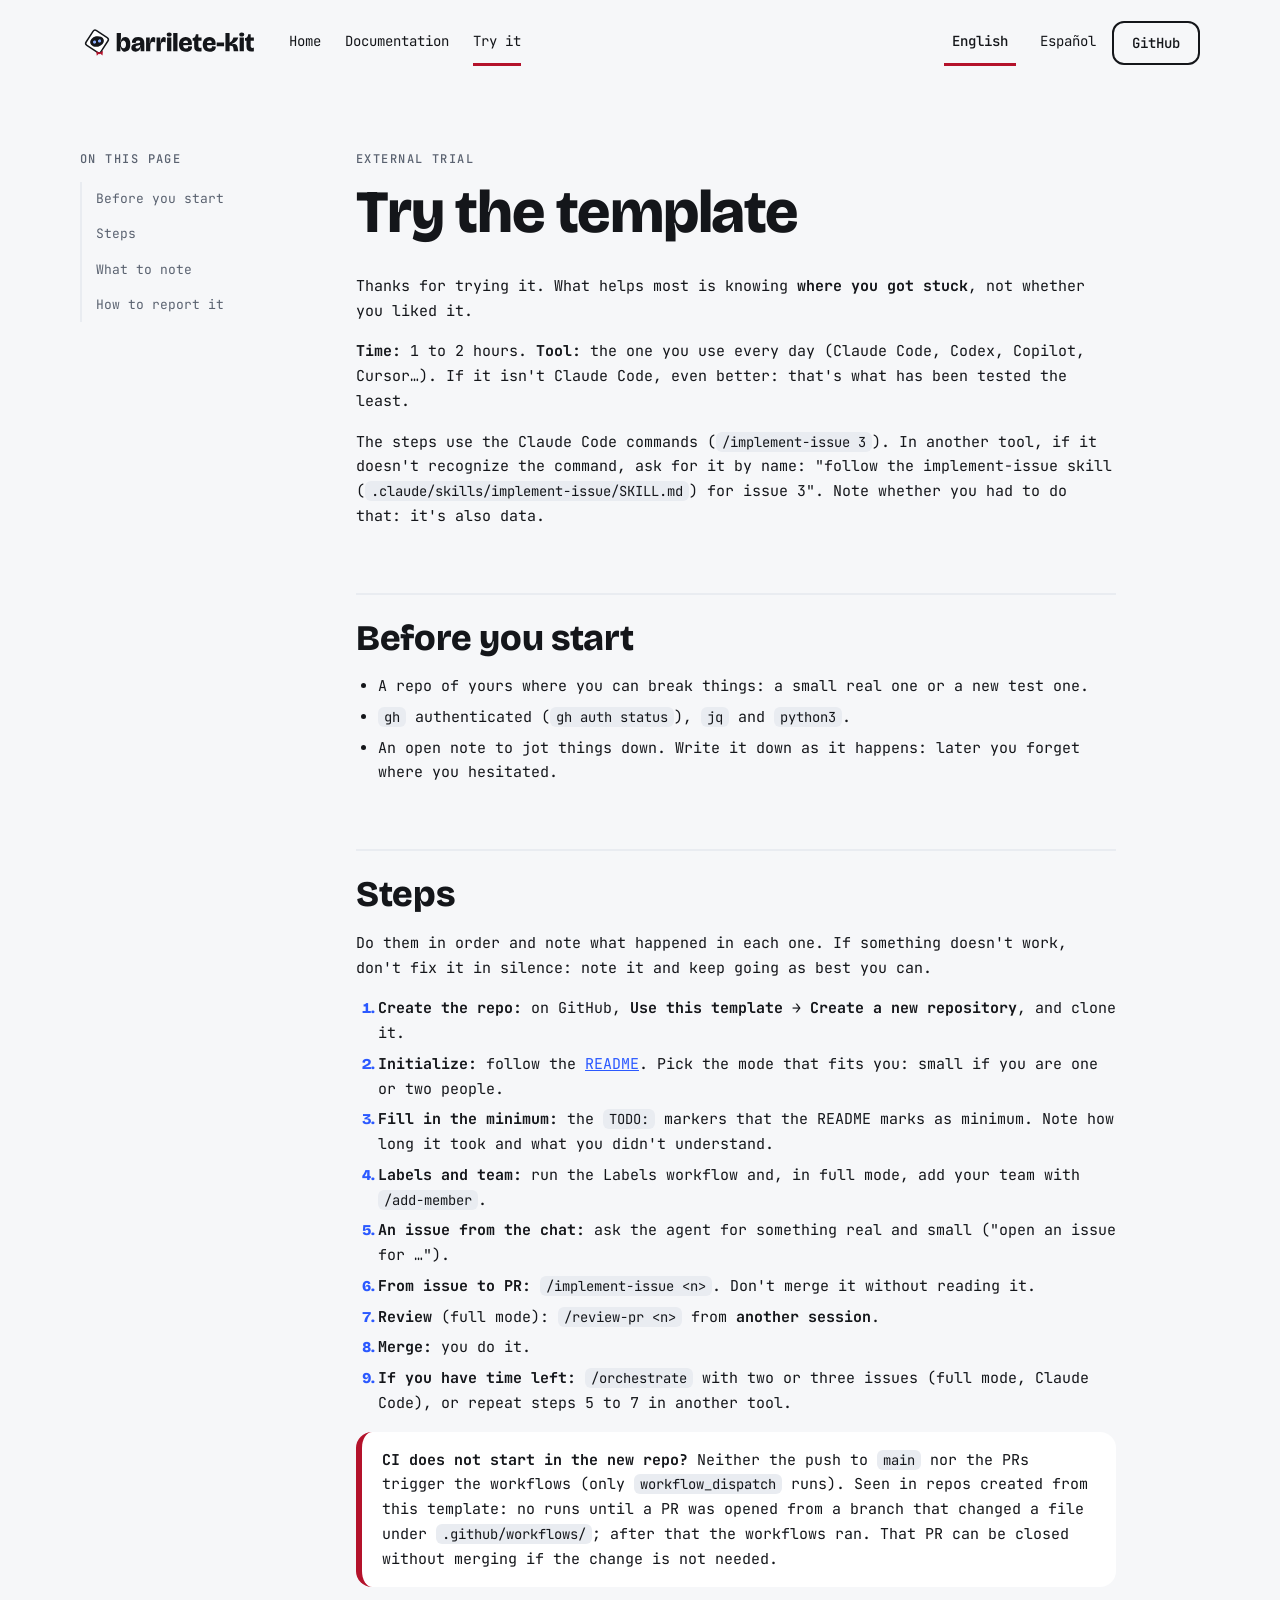
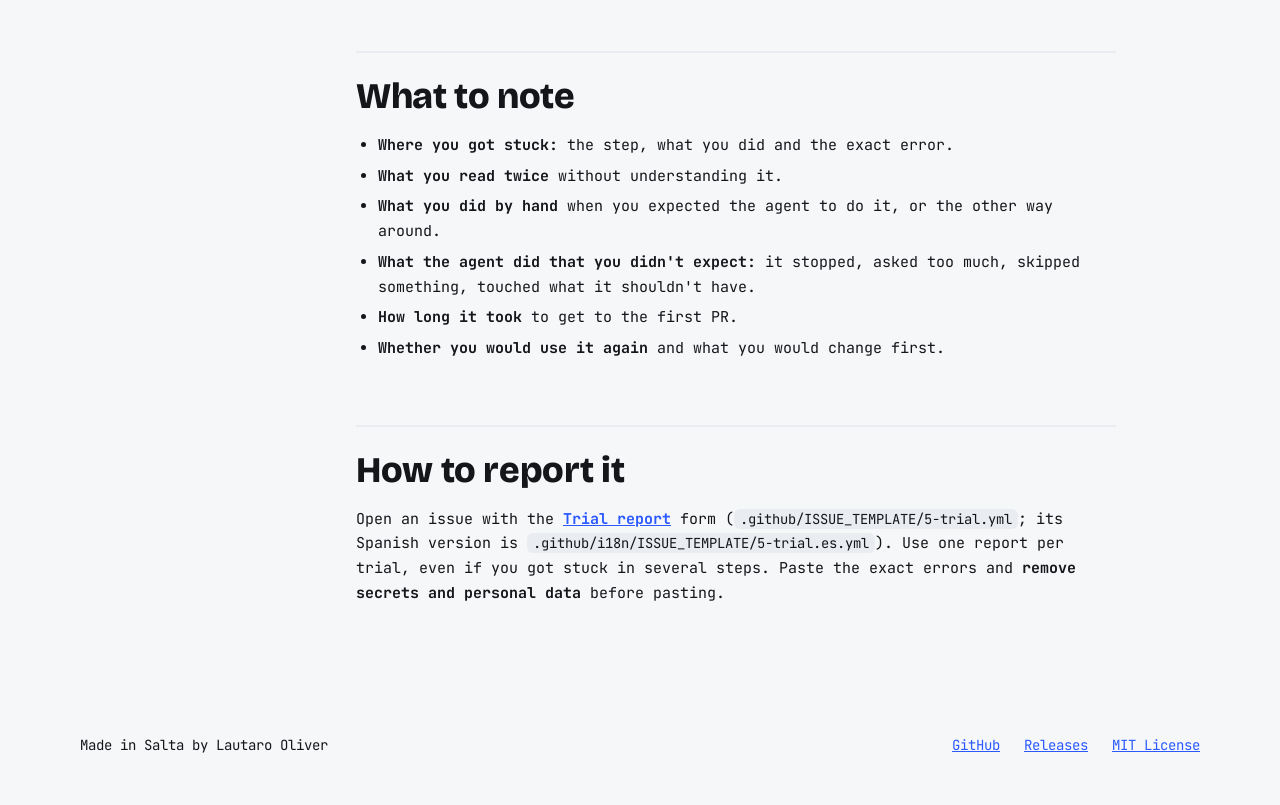
<file: probar.html>
<!doctype html>
<html lang="en">
<head>
<meta charset="utf-8">
<link rel="icon" href="/favicon.svg" type="image/svg+xml">
<meta name="viewport" content="width=device-width,initial-scale=1,viewport-fit=cover">
<title>Try barrilete-kit</title>
<meta name="description" content="Guide to try barrilete-kit in your own repo: steps, what to note and how to report it.">
<link rel="canonical" href="https://barrilete-kit-lp.vercel.app/probar.html">
<link rel="alternate" hreflang="en" href="https://barrilete-kit-lp.vercel.app/probar.html">
<link rel="alternate" hreflang="es" href="https://barrilete-kit-lp.vercel.app/es/probar.html">
<link rel="alternate" hreflang="x-default" href="https://barrilete-kit-lp.vercel.app/probar.html">
<link rel="preconnect" href="https://fonts.googleapis.com">
<link rel="stylesheet" href="https://fonts.googleapis.com/css2?family=Bricolage+Grotesque:opsz,wght@12..96,600;12..96,800&amp;family=JetBrains+Mono:wght@400;500&amp;display=swap">
<link rel="stylesheet" href="/docs.css">
</head>
<body>
<a class="saltar" href="#contenido">Skip to content</a>
<header class="cab">
<a class="marca" href="/"><svg class="logo" width="177" height="30" viewBox="0 0 377 64" role="img" aria-label="barrilete-kit"><g transform="scale(0.45)"><g transform="rotate(-12 80 64)"><rect x="38" y="22" width="84" height="84" rx="12" transform="rotate(45 80 64)" fill="#FFFFFF" stroke="#14161A" stroke-width="7"></rect><ellipse cx="80" cy="64" rx="33" ry="25" fill="#14161A"></ellipse><circle cx="68" cy="64" r="7.5" fill="#8FB0FF"></circle><circle cx="92" cy="64" r="7.5" fill="#8FB0FF"></circle></g><path d="M92 118 L76 110 L79 132 Z M92 118 L108 108 L106 130 Z" fill="#B4122B"></path><circle cx="92" cy="119" r="5" fill="#B4122B"></circle></g><path transform="translate(75.984 49.7) scale(0.056)" fill="#14161A" d="M353 14Q308 14 274.0 -6.0Q240 -26 217.5 -65.5Q195 -105 184 -163H177V0H36V-186V-700H198V-545Q198 -518 195.5 -487.0Q193 -456 188.5 -423.0Q184 -390 178 -356H187Q196 -422 219.0 -463.0Q242 -504 278.0 -523.0Q314 -542 360 -542Q419 -542 462.5 -512.0Q506 -482 530.0 -422.0Q554 -362 554 -271Q554 -174 527.5 -111.0Q501 -48 455.5 -17.0Q410 14 353 14ZM296 -115Q326 -115 347.0 -134.5Q368 -154 379.0 -186.5Q390 -219 390 -258Q390 -297 380.0 -331.0Q370 -365 349.0 -386.0Q328 -407 296 -407Q282 -407 267.5 -402.0Q253 -397 240.5 -386.5Q228 -376 218.0 -359.5Q208 -343 202.0 -319.5Q196 -296 196 -266V-259Q196 -222 204.5 -195.0Q213 -168 227.0 -150.0Q241 -132 259.0 -123.5Q277 -115 296 -115ZM751 14Q711 14 675.0 0.0Q639 -14 616.0 -45.5Q593 -77 593 -130Q593 -179 612.0 -209.5Q631 -240 663.0 -258.5Q695 -277 733.0 -286.5Q771 -296 808 -303Q860 -313 886.0 -319.0Q912 -325 921.5 -333.0Q931 -341 931 -355Q931 -384 909.5 -399.0Q888 -414 853 -414Q831 -414 809.0 -406.0Q787 -398 773.0 -377.5Q759 -357 760 -319L616 -329Q614 -392 635.0 -433.5Q656 -475 692.5 -498.5Q729 -522 772.5 -532.0Q816 -542 859 -542Q938 -542 989.0 -512.5Q1040 -483 1064.5 -427.5Q1089 -372 1089 -293V-199Q1089 -166 1089.0 -132.5Q1089 -99 1089.0 -66.0Q1089 -33 1089 0H949Q949 -36 949.0 -73.0Q949 -110 949 -151H943Q939 -106 913.5 -68.5Q888 -31 846.5 -8.5Q805 14 751 14ZM818 -104Q835 -104 854.5 -110.5Q874 -117 891.5 -132.0Q909 -147 920.0 -173.5Q931 -200 931 -239V-263L958 -266Q950 -253 931.5 -245.0Q913 -237 890.0 -232.5Q867 -228 843.5 -223.5Q820 -219 800.0 -211.5Q780 -204 767.5 -191.5Q755 -179 755 -157Q755 -131 773.5 -117.5Q792 -104 818 -104ZM1155 0V-287V-528H1295V-318H1303Q1309 -402 1326.5 -450.5Q1344 -499 1370.5 -519.5Q1397 -540 1430 -540Q1448 -540 1467.5 -535.0Q1487 -530 1506 -519L1498 -339Q1476 -352 1455.0 -358.5Q1434 -365 1415 -365Q1383 -365 1361.0 -347.0Q1339 -329 1327.5 -294.0Q1316 -259 1316 -209V0ZM1555 0V-287V-528H1695V-318H1703Q1709 -402 1726.5 -450.5Q1744 -499 1770.5 -519.5Q1797 -540 1830 -540Q1848 -540 1867.5 -535.0Q1887 -530 1906 -519L1898 -339Q1876 -352 1855.0 -358.5Q1834 -365 1815 -365Q1783 -365 1761.0 -347.0Q1739 -329 1727.5 -294.0Q1716 -259 1716 -209V0ZM1955 0V-528H2117V0ZM2035 -566Q1989 -566 1964.5 -585.5Q1940 -605 1940 -642Q1940 -680 1964.5 -699.5Q1989 -719 2035 -719Q2082 -719 2106.5 -699.0Q2131 -679 2131 -642Q2131 -606 2106.5 -586.0Q2082 -566 2035 -566ZM2189 0V-700H2351V0ZM2674 14Q2599 14 2548.5 -7.5Q2498 -29 2467.0 -66.5Q2436 -104 2422.5 -152.0Q2409 -200 2409 -253Q2409 -310 2423.5 -362.0Q2438 -414 2468.5 -454.5Q2499 -495 2547.5 -518.5Q2596 -542 2664 -542Q2732 -542 2780.5 -518.5Q2829 -495 2858.0 -453.0Q2887 -411 2895.5 -356.0Q2904 -301 2893 -237L2510 -231V-319L2769 -324L2748 -273Q2754 -319 2746.5 -350.5Q2739 -382 2719.0 -398.5Q2699 -415 2664 -415Q2627 -415 2605.0 -396.0Q2583 -377 2574.0 -342.5Q2565 -308 2565 -261Q2565 -180 2592.0 -143.0Q2619 -106 2675 -106Q2699 -106 2715.0 -112.0Q2731 -118 2741.0 -129.5Q2751 -141 2755.0 -157.5Q2759 -174 2758 -195L2906 -187Q2909 -154 2899.5 -119.0Q2890 -84 2864.0 -54.0Q2838 -24 2791.5 -5.0Q2745 14 2674 14ZM3171 12Q3078 12 3032.5 -35.5Q2987 -83 2987 -183V-402H2929V-504H2932Q2994 -512 3020.0 -545.5Q3046 -579 3052 -647V-649H3147V-528H3268V-398H3147V-198Q3147 -160 3165.5 -144.0Q3184 -128 3211 -128Q3225 -128 3240.0 -132.0Q3255 -136 3268 -143V-2Q3237 7 3213.0 9.5Q3189 12 3171 12ZM3579 14Q3504 14 3453.5 -7.5Q3403 -29 3372.0 -66.5Q3341 -104 3327.5 -152.0Q3314 -200 3314 -253Q3314 -310 3328.5 -362.0Q3343 -414 3373.5 -454.5Q3404 -495 3452.5 -518.5Q3501 -542 3569 -542Q3637 -542 3685.5 -518.5Q3734 -495 3763.0 -453.0Q3792 -411 3800.5 -356.0Q3809 -301 3798 -237L3415 -231V-319L3674 -324L3653 -273Q3659 -319 3651.5 -350.5Q3644 -382 3624.0 -398.5Q3604 -415 3569 -415Q3532 -415 3510.0 -396.0Q3488 -377 3479.0 -342.5Q3470 -308 3470 -261Q3470 -180 3497.0 -143.0Q3524 -106 3580 -106Q3604 -106 3620.0 -112.0Q3636 -118 3646.0 -129.5Q3656 -141 3660.0 -157.5Q3664 -174 3663 -195L3811 -187Q3814 -154 3804.5 -119.0Q3795 -84 3769.0 -54.0Q3743 -24 3696.5 -5.0Q3650 14 3579 14ZM3844 -195V-337H4127V-195ZM4178 0V-700H4336V-329Q4370 -347 4394.5 -370.0Q4419 -393 4436.0 -419.5Q4453 -446 4463.5 -473.5Q4474 -501 4481 -528H4667Q4656 -488 4635.5 -450.5Q4615 -413 4585.0 -380.5Q4555 -348 4515.5 -322.0Q4476 -296 4428 -279V-271Q4490 -281 4529.5 -273.5Q4569 -266 4592.0 -245.5Q4615 -225 4627.5 -194.0Q4640 -163 4647 -125L4670 0H4495L4484 -88Q4480 -120 4473.0 -148.0Q4466 -176 4446.0 -193.5Q4426 -211 4383 -211H4336V0ZM4719 0V-528H4881V0ZM4799 -566Q4753 -566 4728.5 -585.5Q4704 -605 4704 -642Q4704 -680 4728.5 -699.5Q4753 -719 4799 -719Q4846 -719 4870.5 -699.0Q4895 -679 4895 -642Q4895 -606 4870.5 -586.0Q4846 -566 4799 -566ZM5164 12Q5071 12 5025.5 -35.5Q4980 -83 4980 -183V-402H4922V-504H4925Q4987 -512 5013.0 -545.5Q5039 -579 5045 -647V-649H5140V-528H5261V-398H5140V-198Q5140 -160 5158.5 -144.0Q5177 -128 5204 -128Q5218 -128 5233.0 -132.0Q5248 -136 5261 -143V-2Q5230 7 5206.0 9.5Q5182 12 5164 12Z"/></svg></a>
<nav aria-label="Main"><a href="/">Home</a><a href="/docs.html">Documentation</a><a href="/probar.html" aria-current="page">Try it</a></nav>
<div class="cab-der">
<nav class="idioma" aria-label="Language"><span aria-current="true" lang="en">English</span><a href="/es/probar.html" hreflang="es" lang="es" title="Cambiar a español">Español</a></nav>
<a class="boton-borde" href="https://github.com/lautioliver/barrilete-kit/blob/main/README.md">GitHub</a>
</div>
</header>
<div class="docs">
<aside class="indice" aria-label="On this page">
<div class="ceja">On this page</div>
<ol><li><a href="#before-you-start">Before you start</a></li><li><a href="#steps">Steps</a></li><li><a href="#what-to-note">What to note</a></li><li><a href="#how-to-report-it">How to report it</a></li></ol>
</aside>
<main id="contenido" class="contenido">
<div class="ceja">External trial</div>
<h1>Try the template</h1>
<p>Thanks for trying it. What helps most is knowing <b>where you got stuck</b>, not whether you liked it.</p>
<p><b>Time:</b> 1 to 2 hours. <b>Tool:</b> the one you use every day (Claude Code, Codex, Copilot, Cursor…). If it isn't Claude Code, even better: that's what has been tested the least.</p>
<p>The steps use the Claude Code commands (<code>/implement-issue 3</code>). In another tool, if it doesn't recognize the command, ask for it by name: "follow the implement-issue skill (<code>.claude/skills/implement-issue/SKILL.md</code>) for issue 3". Note whether you had to do that: it's also data.</p>
<h2 id="before-you-start">Before you start</h2>
<ul><li>A repo of yours where you can break things: a small real one or a new test one.</li><li><code>gh</code> authenticated (<code>gh auth status</code>), <code>jq</code> and <code>python3</code>.</li><li>An open note to jot things down. Write it down as it happens: later you forget where you hesitated.</li></ul>
<h2 id="steps">Steps</h2>
<p>Do them in order and note what happened in each one. If something doesn't work, don't fix it in silence: note it and keep going as best you can.</p>
<ol><li><b>Create the repo:</b> on GitHub, <b>Use this template → Create a new repository</b>, and clone it.</li><li><b>Initialize:</b> follow the <a href="/docs.html#get-started">README</a>. Pick the mode that fits you: small if you are one or two people.</li><li><b>Fill in the minimum:</b> the <code>TODO:</code> markers that the README marks as minimum. Note how long it took and what you didn't understand.</li><li><b>Labels and team:</b> run the Labels workflow and, in full mode, add your team with <code>/add-member</code>.</li><li><b>An issue from the chat:</b> ask the agent for something real and small ("open an issue for …").</li><li><b>From issue to PR:</b> <code>/implement-issue &lt;n&gt;</code>. Don't merge it without reading it.</li><li><b>Review</b> (full mode): <code>/review-pr &lt;n&gt;</code> from <b>another session</b>.</li><li><b>Merge:</b> you do it.</li><li><b>If you have time left:</b> <code>/orchestrate</code> with two or three issues (full mode, Claude Code), or repeat steps 5 to 7 in another tool.</li></ol>
<div class="aviso aviso-warning"><b>CI does not start in the new repo?</b> Neither the push to <code>main</code> nor the PRs trigger the workflows (only <code>workflow_dispatch</code> runs). Seen in repos created from this template: no runs until a PR was opened from a branch that changed a file under <code>.github/workflows/</code>; after that the workflows ran. That PR can be closed without merging if the change is not needed.</div>
<h2 id="what-to-note">What to note</h2>
<ul><li><b>Where you got stuck:</b> the step, what you did and the exact error.</li><li><b>What you read twice</b> without understanding it.</li><li><b>What you did by hand</b> when you expected the agent to do it, or the other way around.</li><li><b>What the agent did that you didn't expect:</b> it stopped, asked too much, skipped something, touched what it shouldn't have.</li><li><b>How long it took</b> to get to the first PR.</li><li><b>Whether you would use it again</b> and what you would change first.</li></ul>
<h2 id="how-to-report-it">How to report it</h2>
<p>Open an issue with the <a href="https://github.com/lautioliver/barrilete-kit/issues/new?template=5-trial.yml"><b>Trial report</b></a> form (<code>.github/ISSUE_TEMPLATE/5-trial.yml</code>; its Spanish version is <code>.github/i18n/ISSUE_TEMPLATE/5-trial.es.yml</code>). Use one report per trial, even if you got stuck in several steps. Paste the exact errors and <b>remove secrets and personal data</b> before pasting.</p>
</main>
</div>
<footer class="pie">
<span>Made in Salta by Lautaro Oliver</span>
<nav aria-label="Footer"><a href="https://github.com/lautioliver/barrilete-kit/blob/main/README.md">GitHub</a><a href="https://github.com/lautioliver/barrilete-kit/releases">Releases</a><a href="https://github.com/lautioliver/barrilete-kit/blob/main/LICENSE">MIT License</a></nav>
</footer>
</body>
</html>
</file>
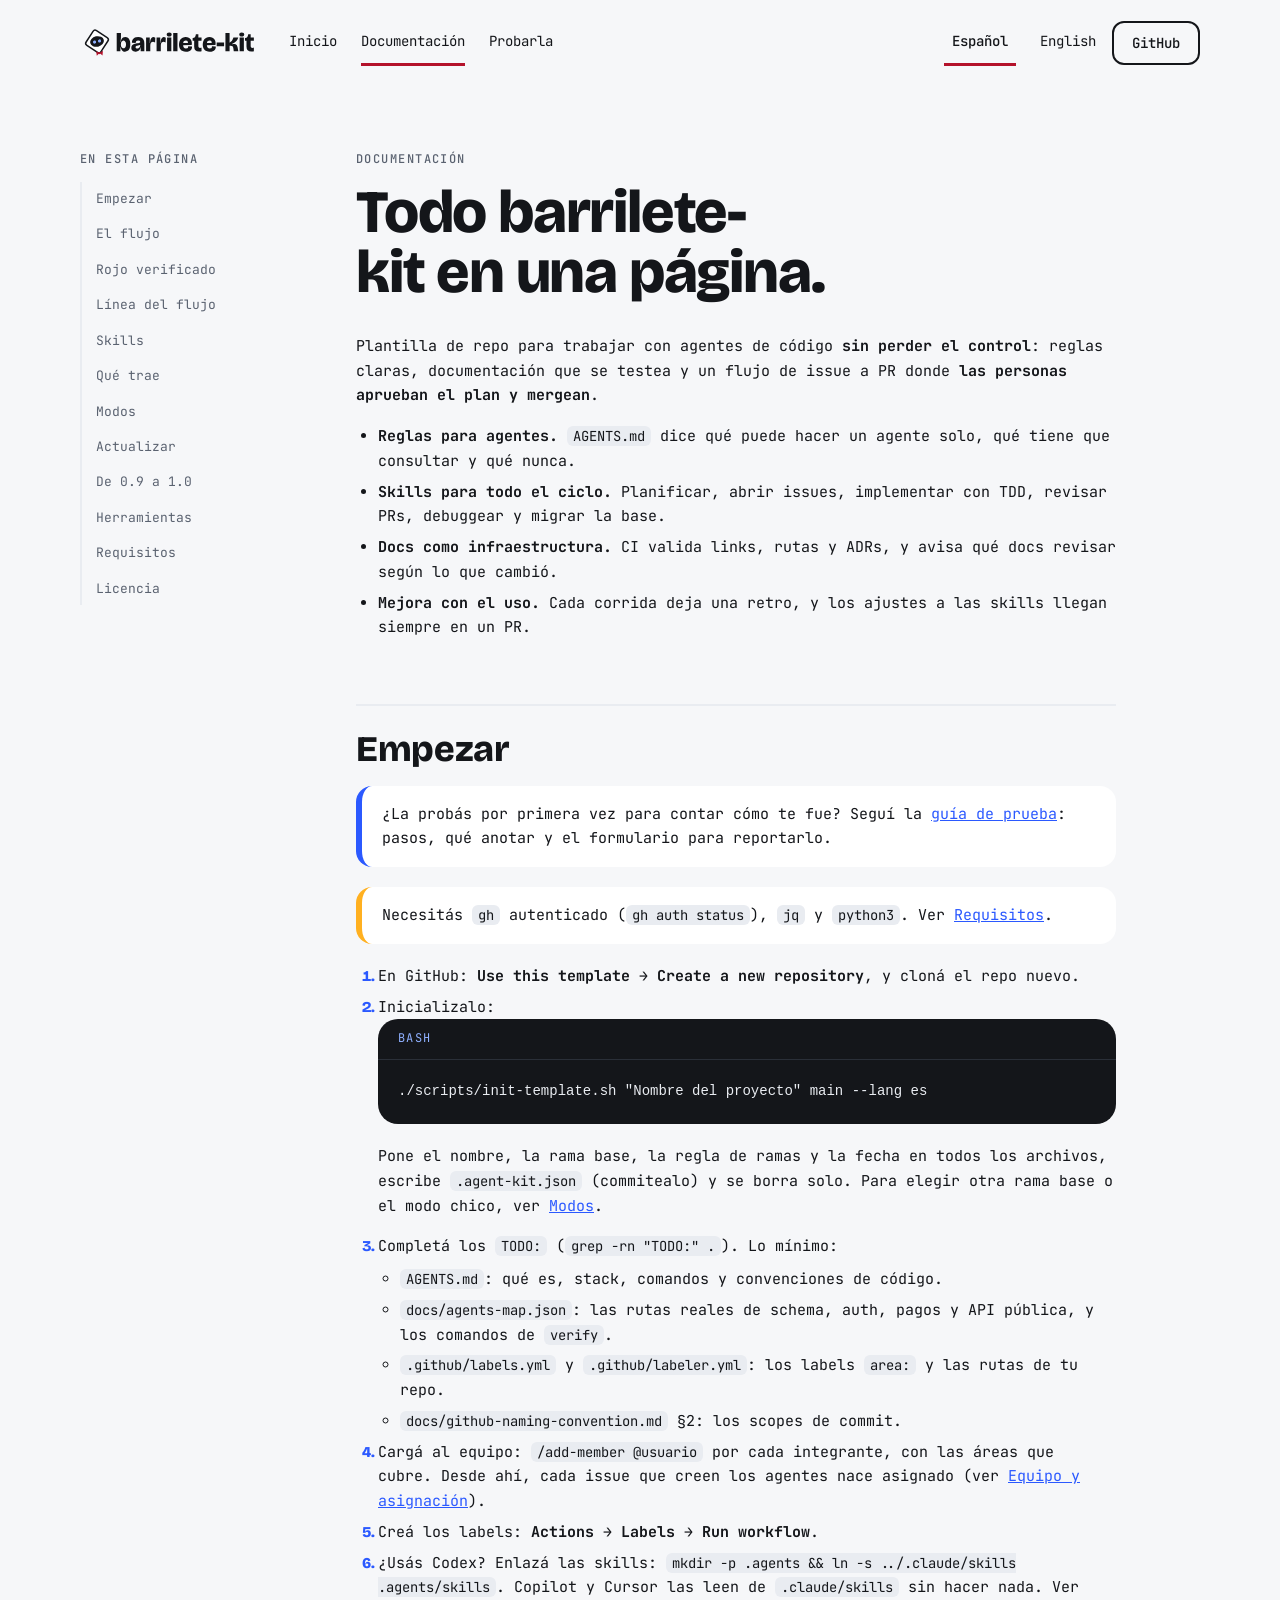
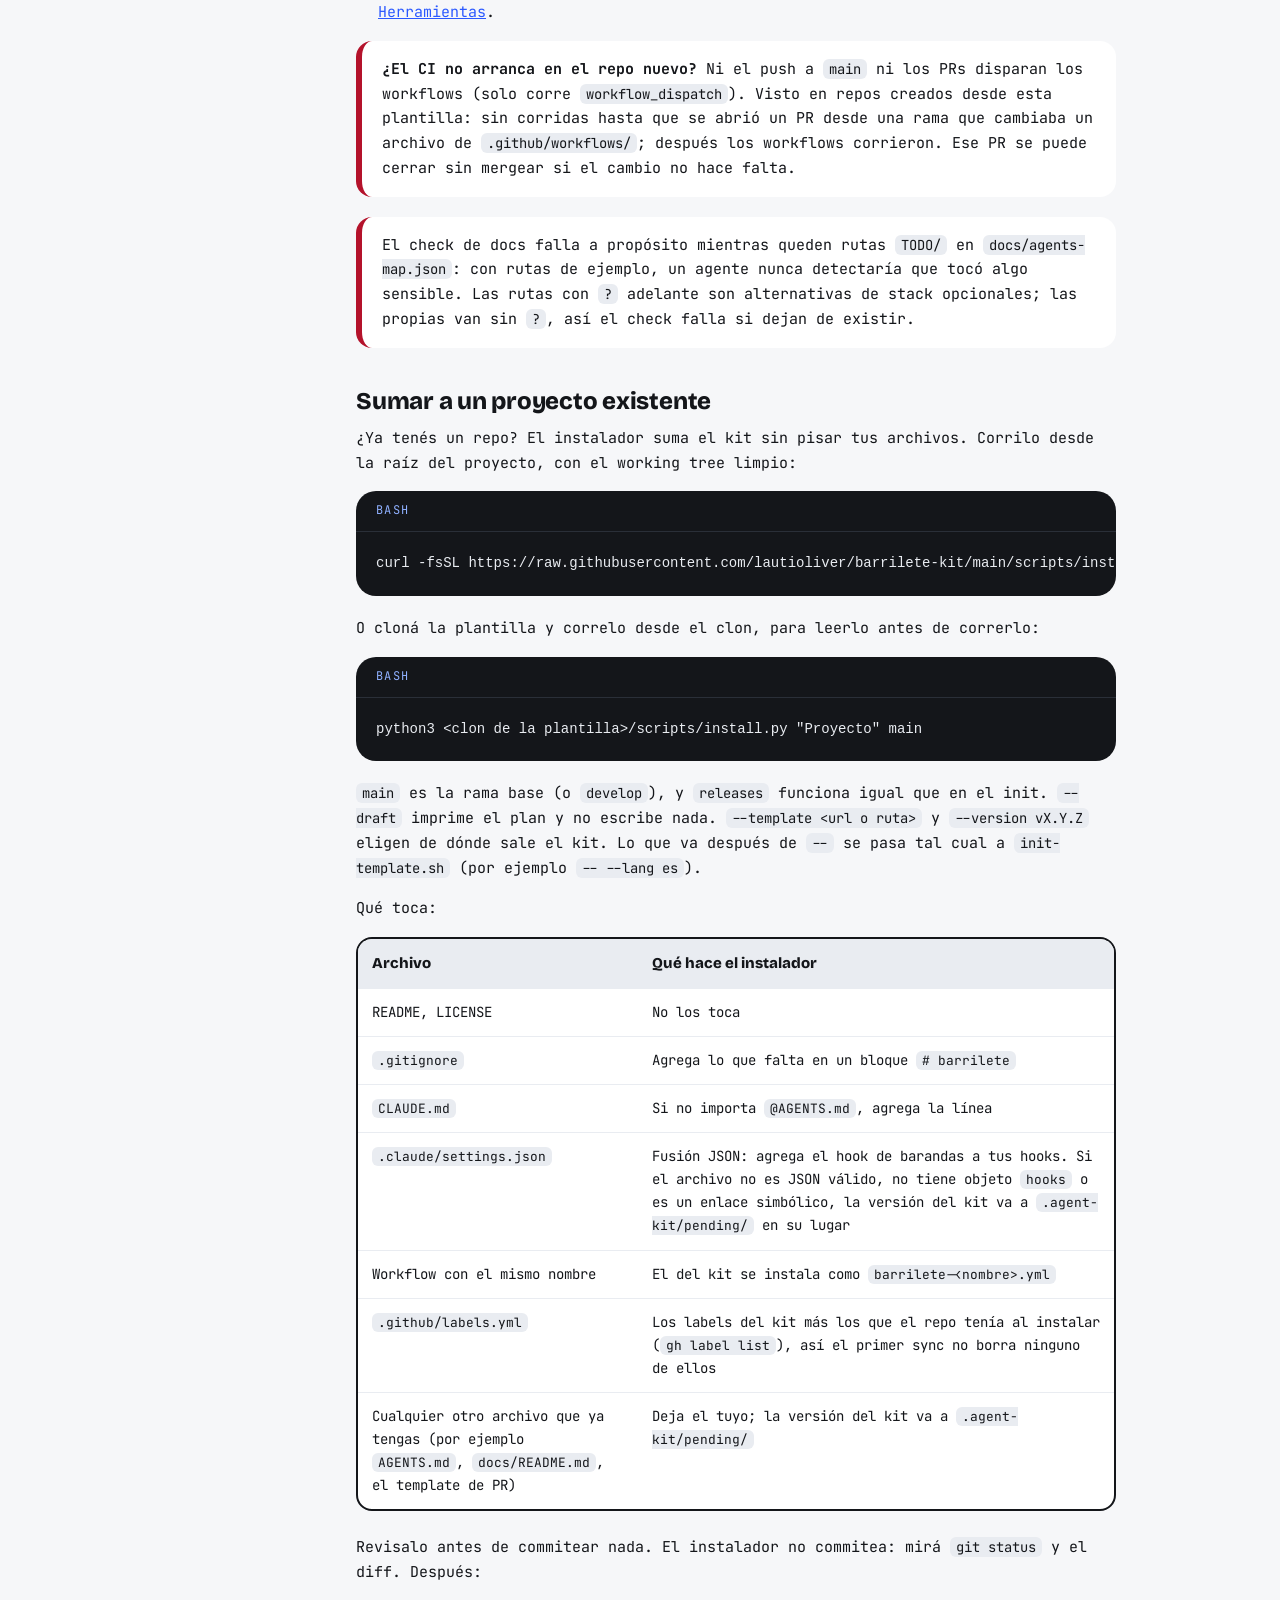
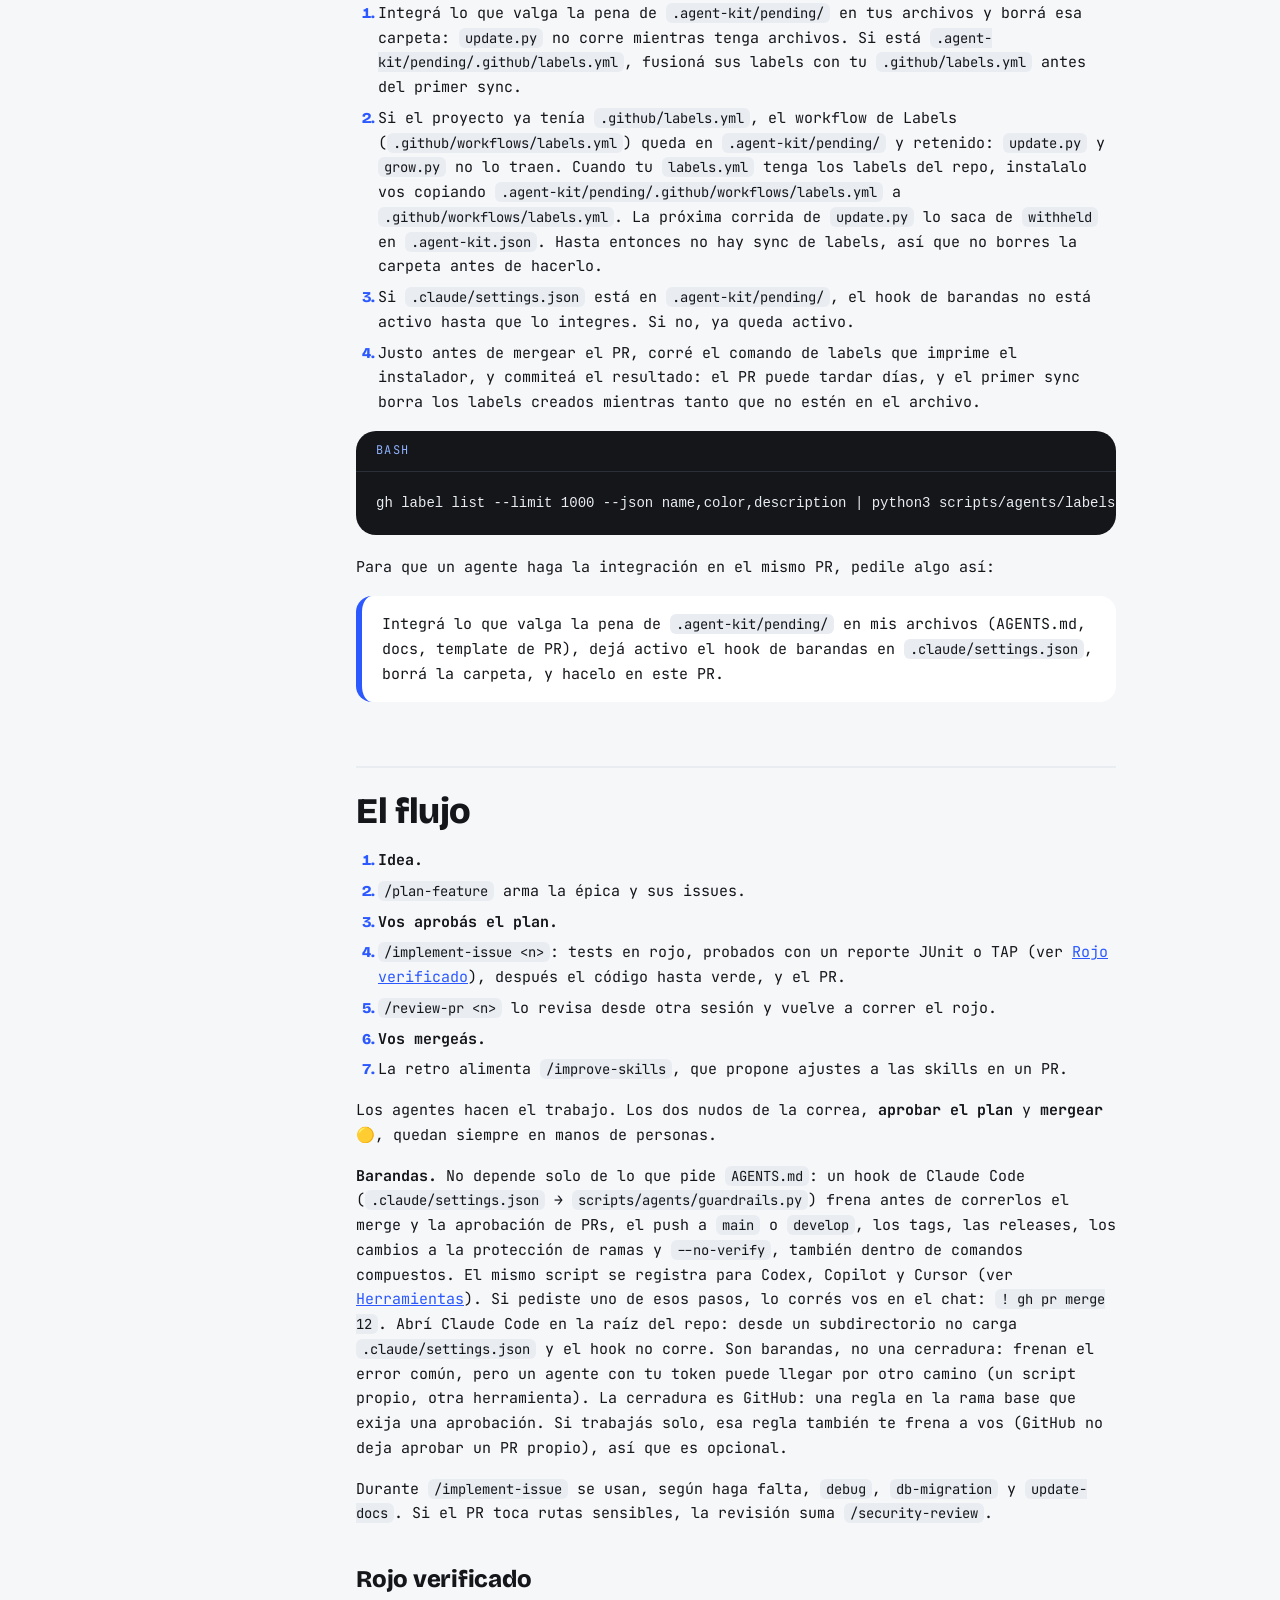
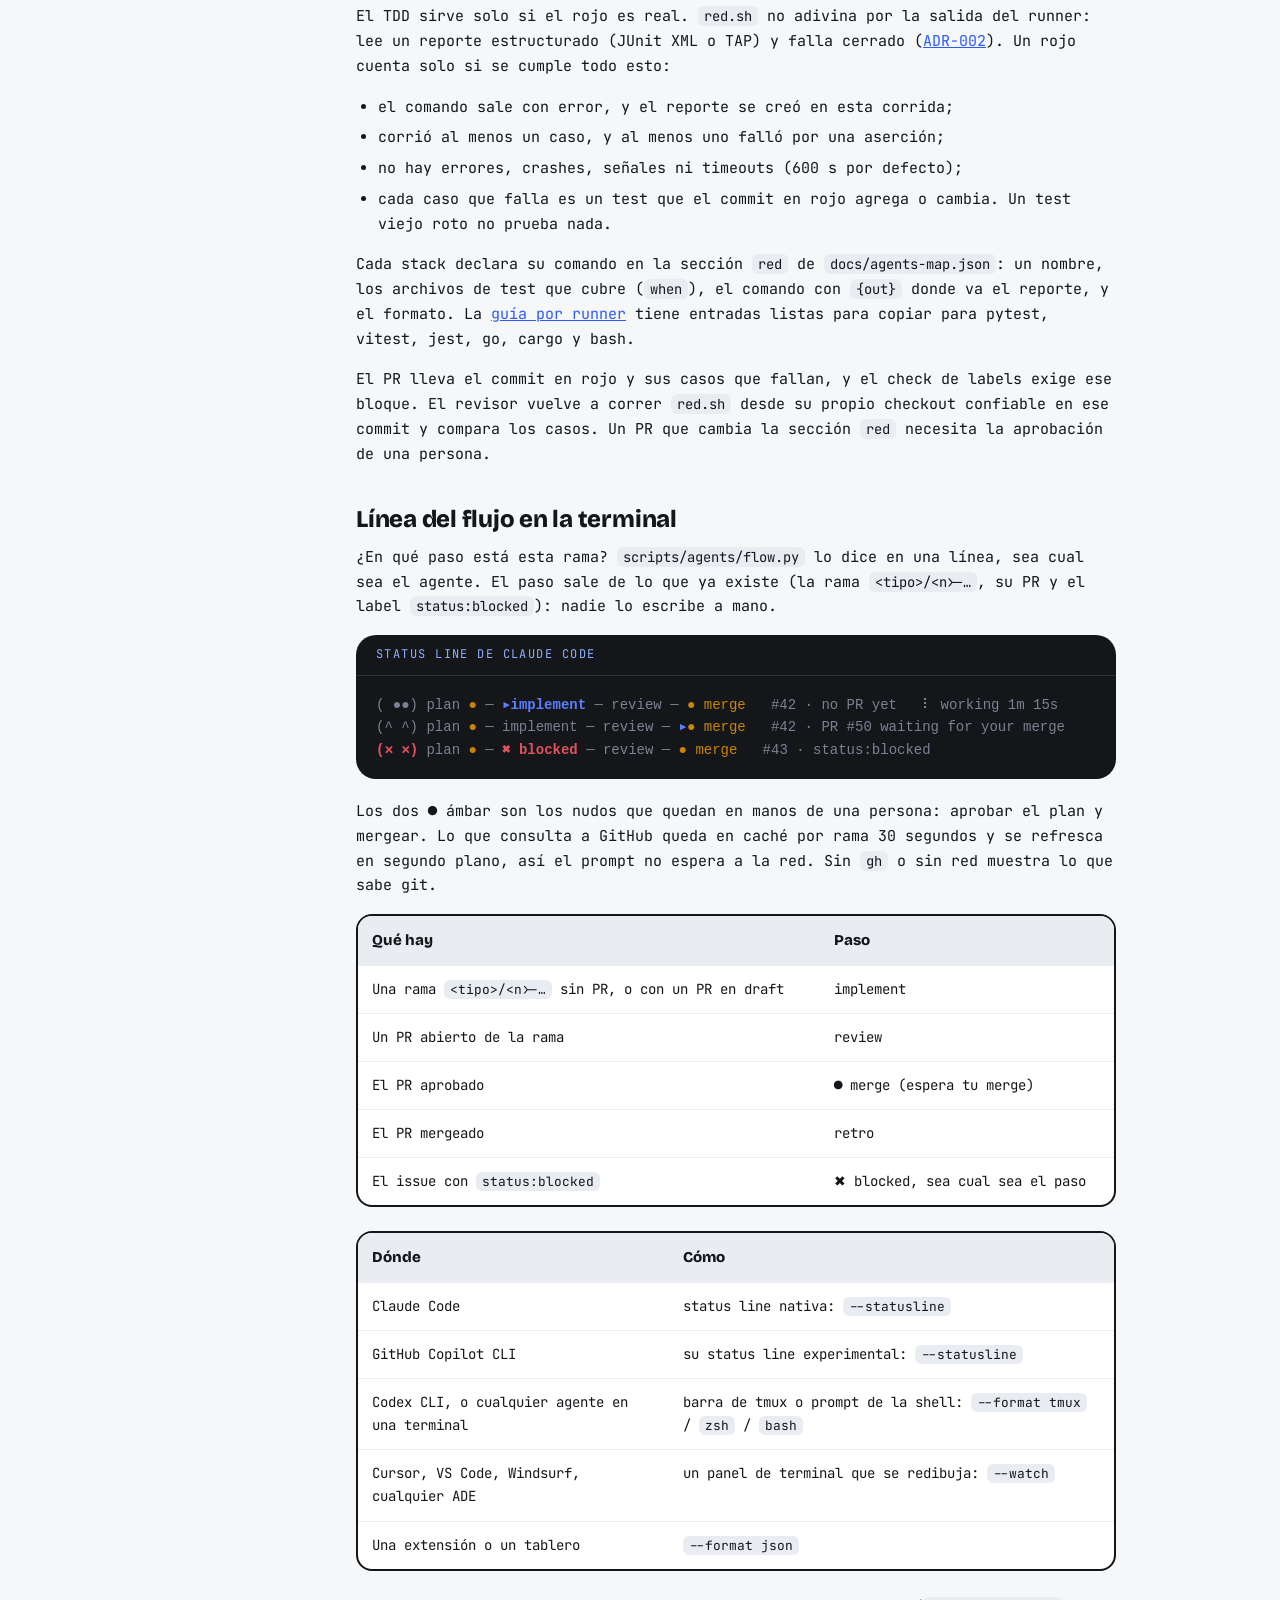
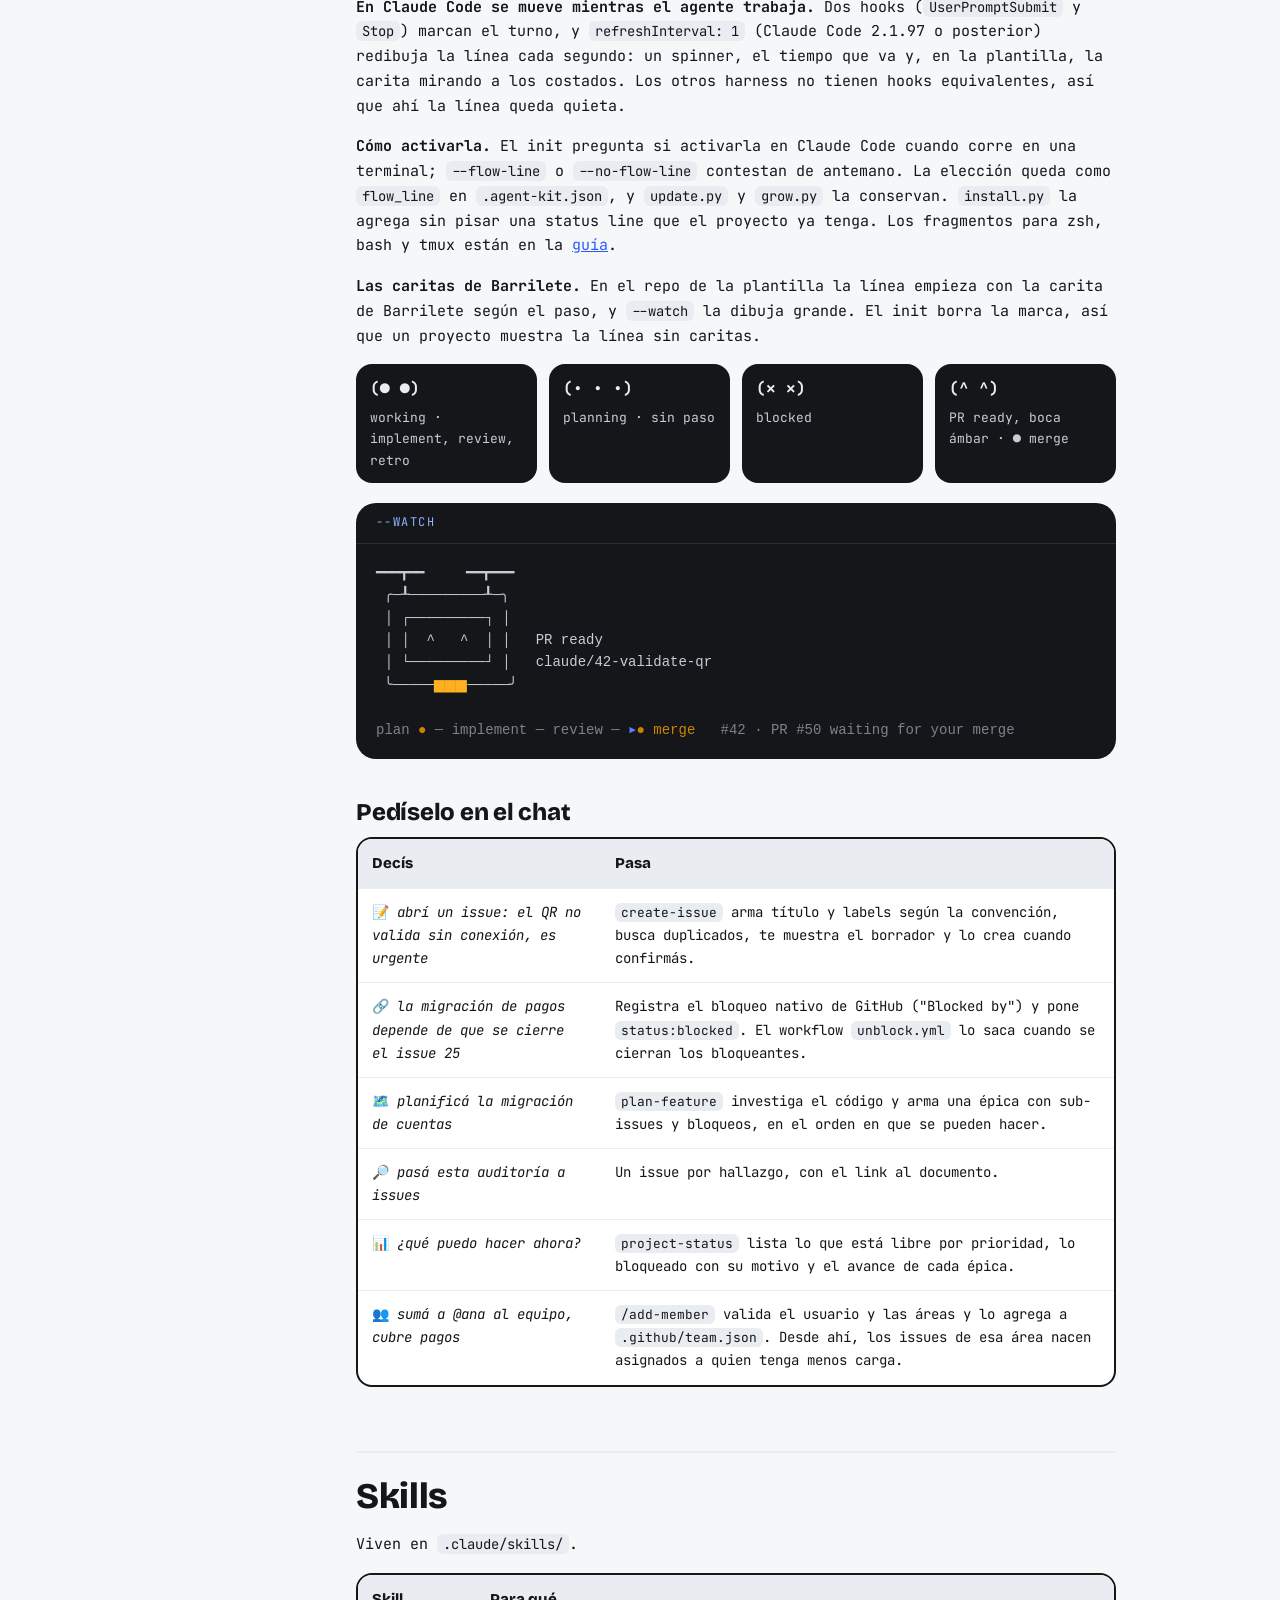
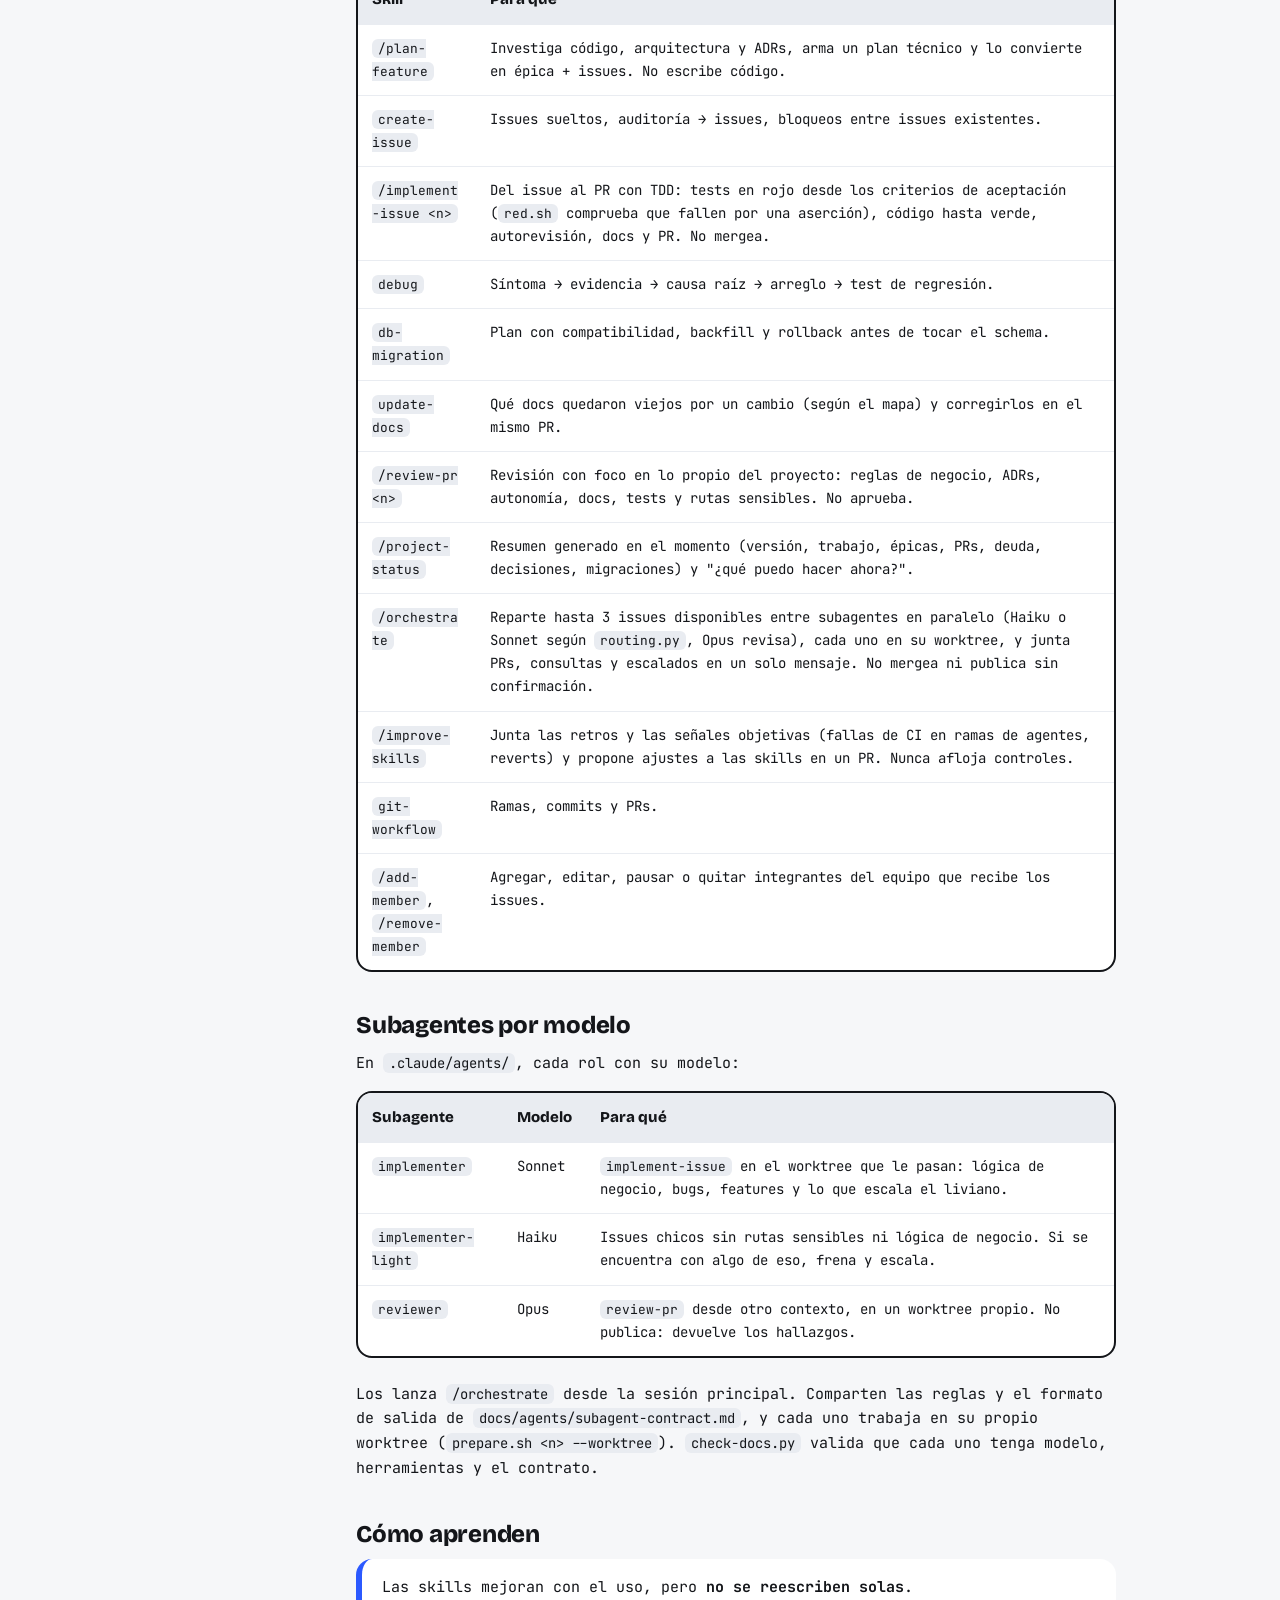
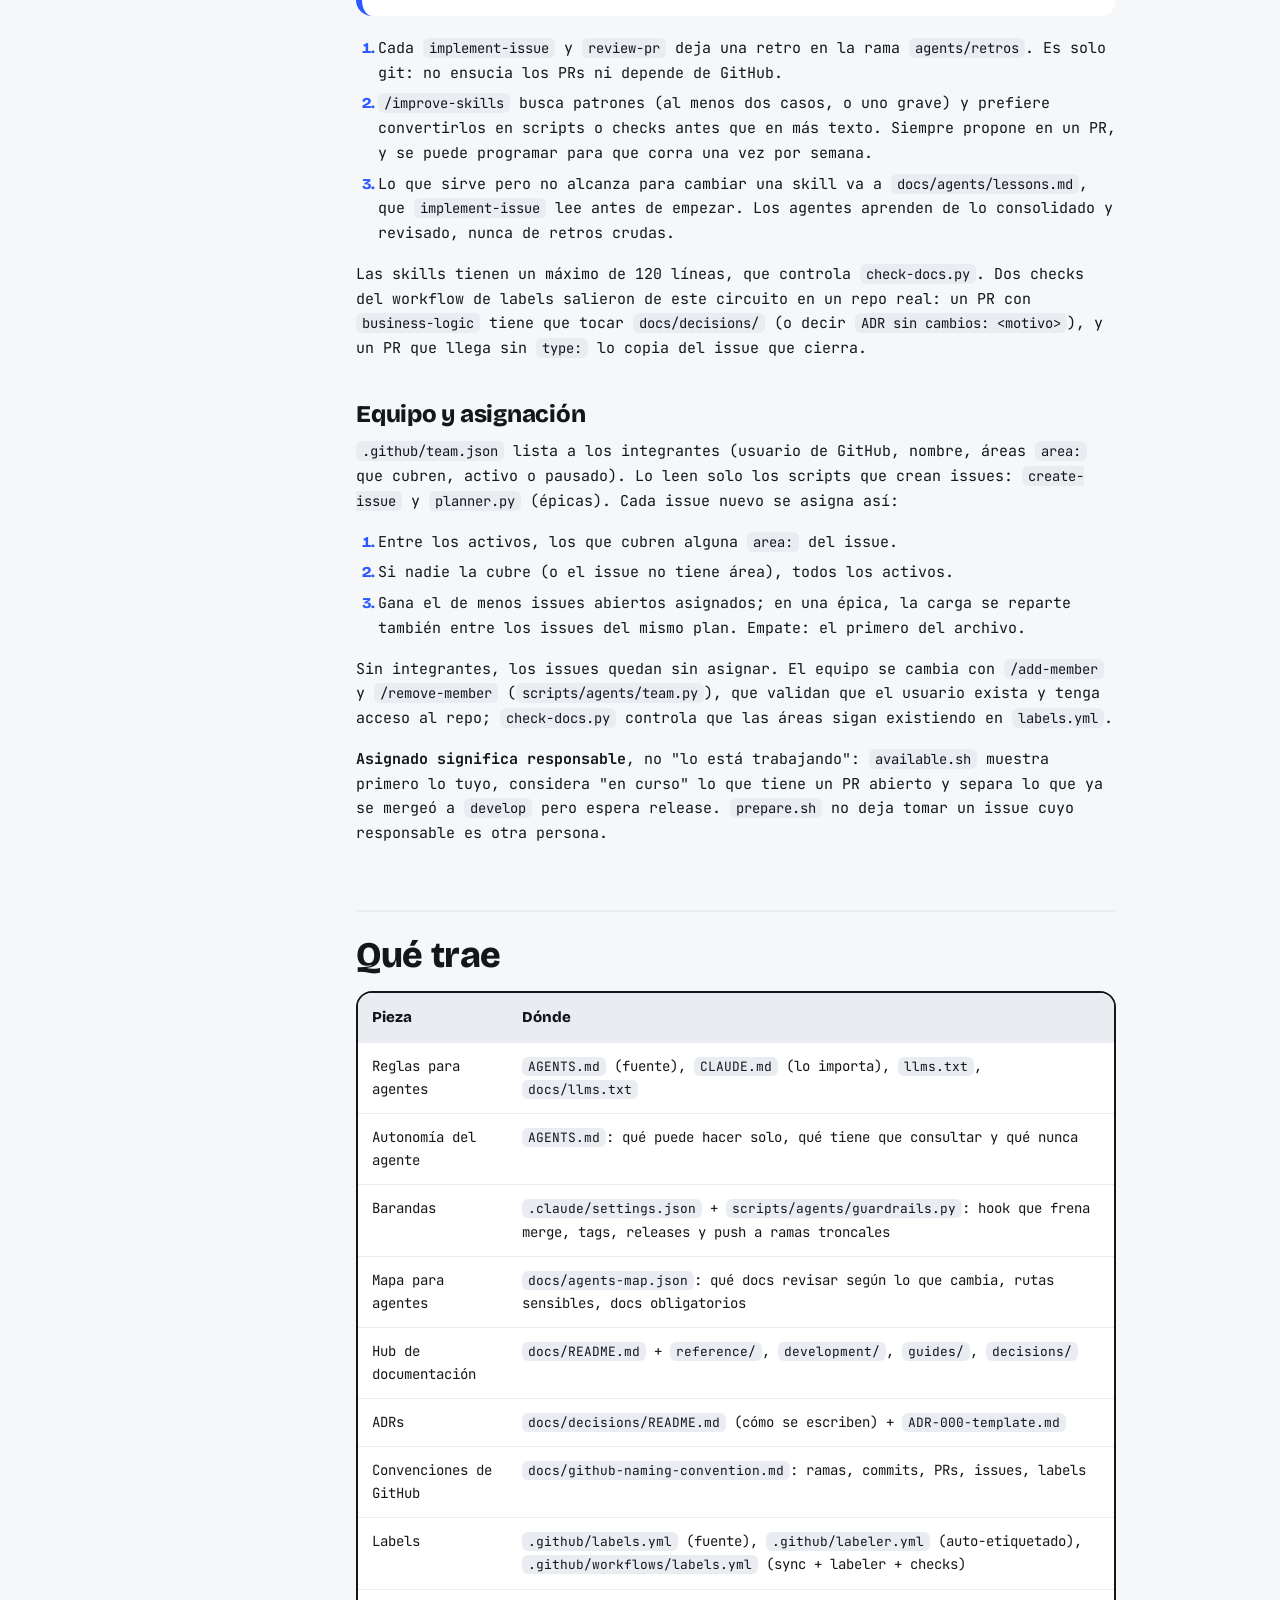
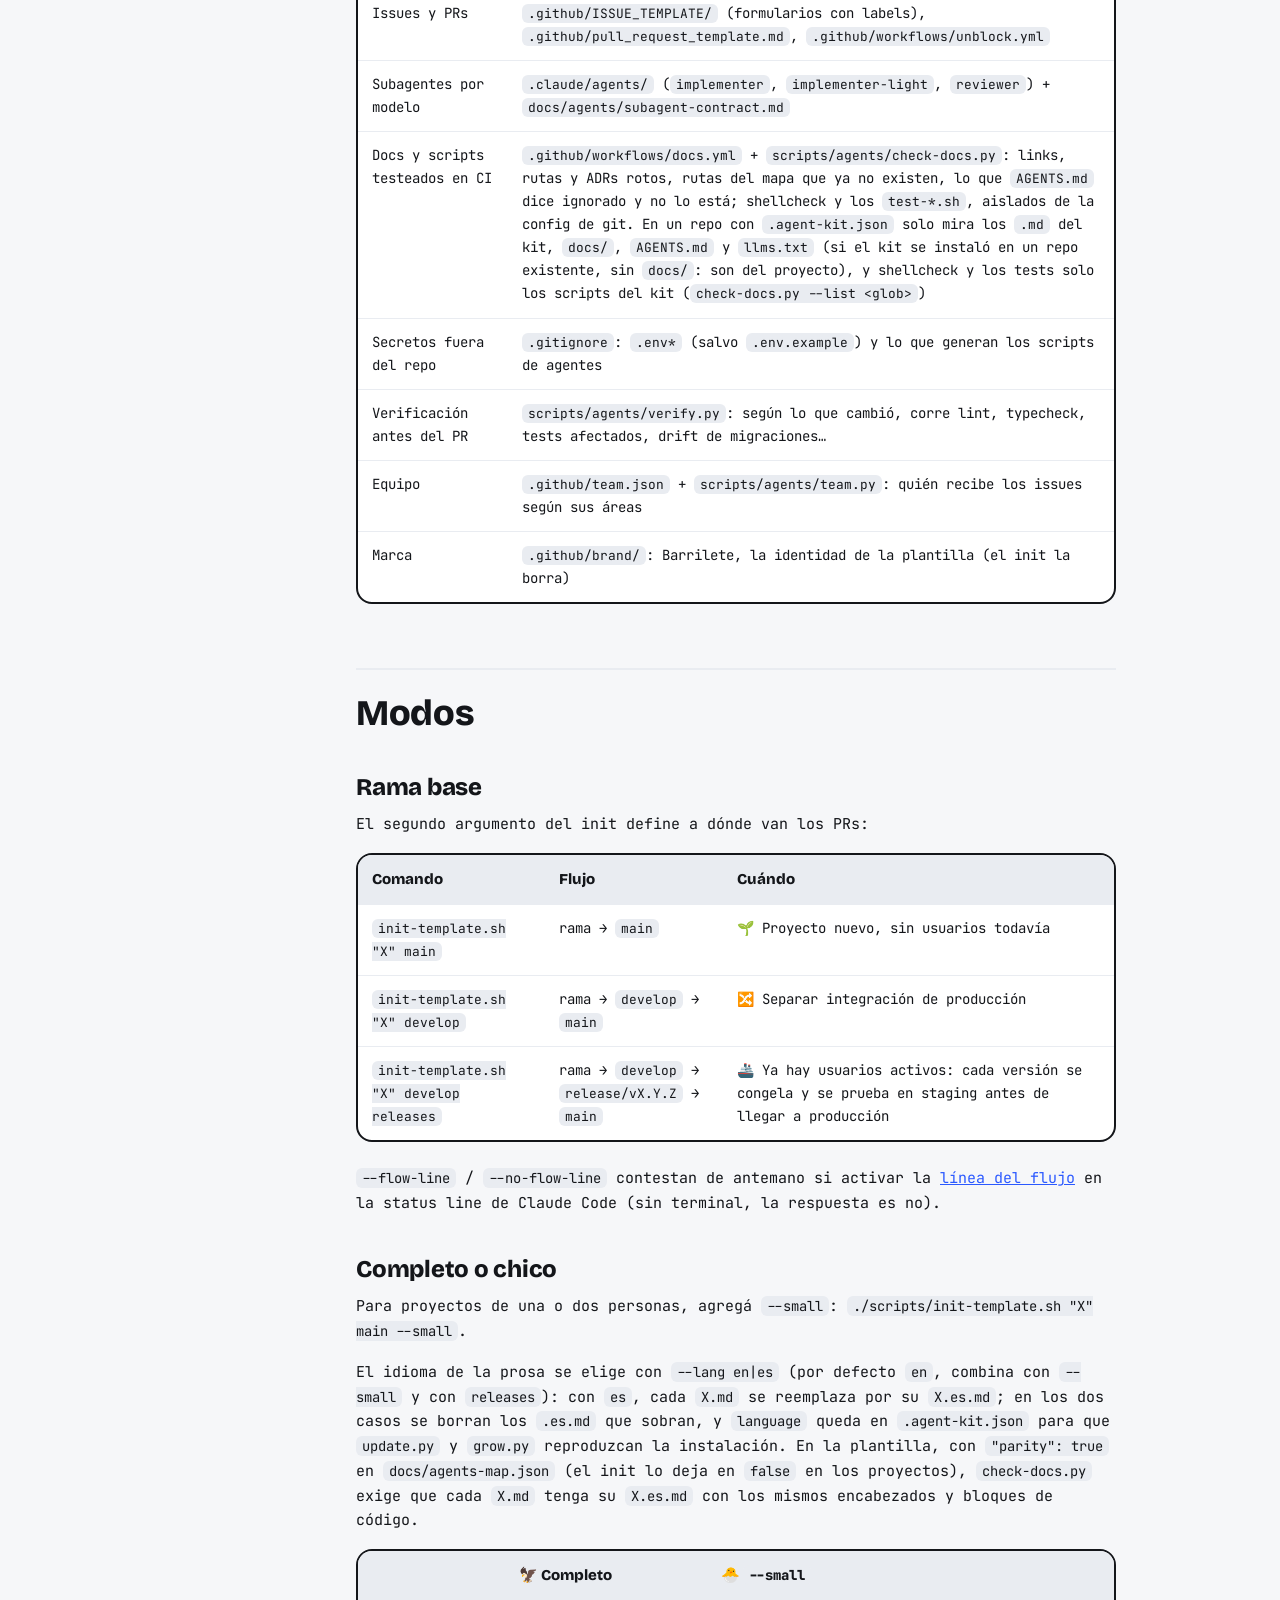
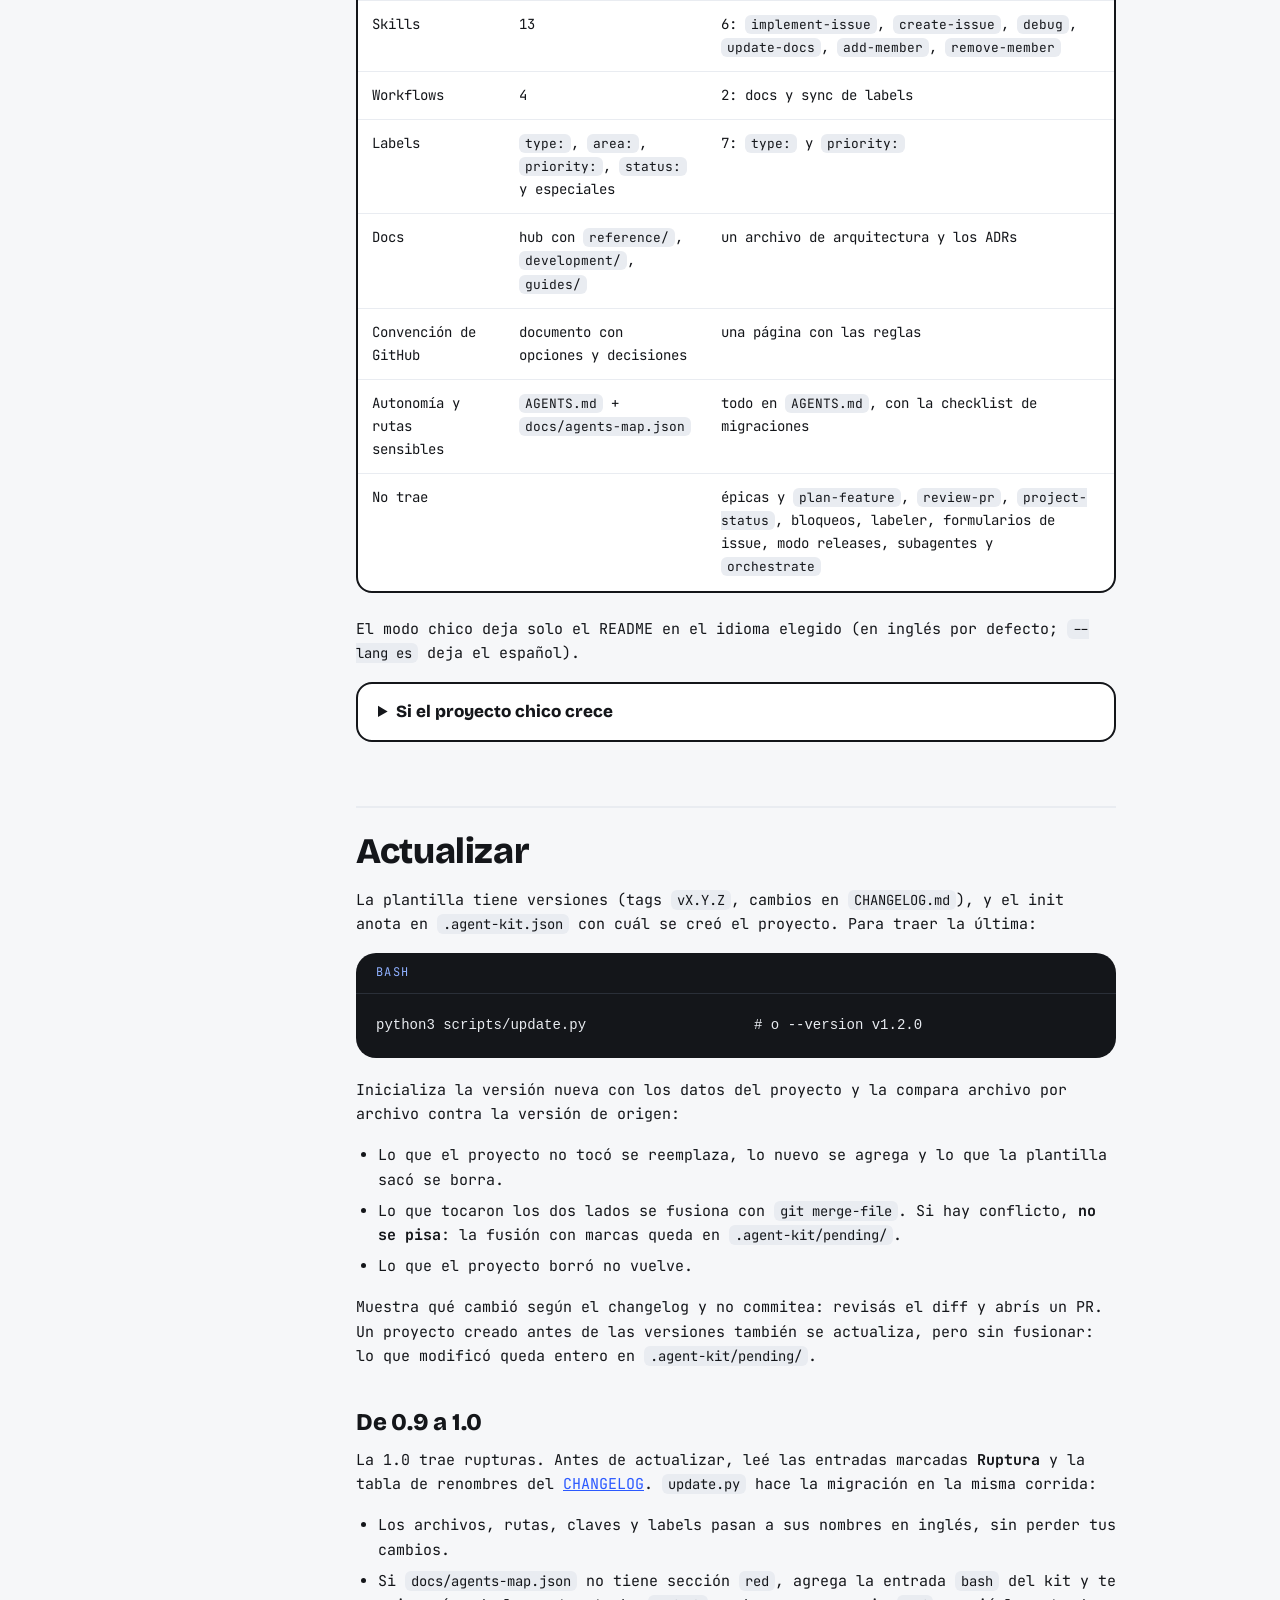
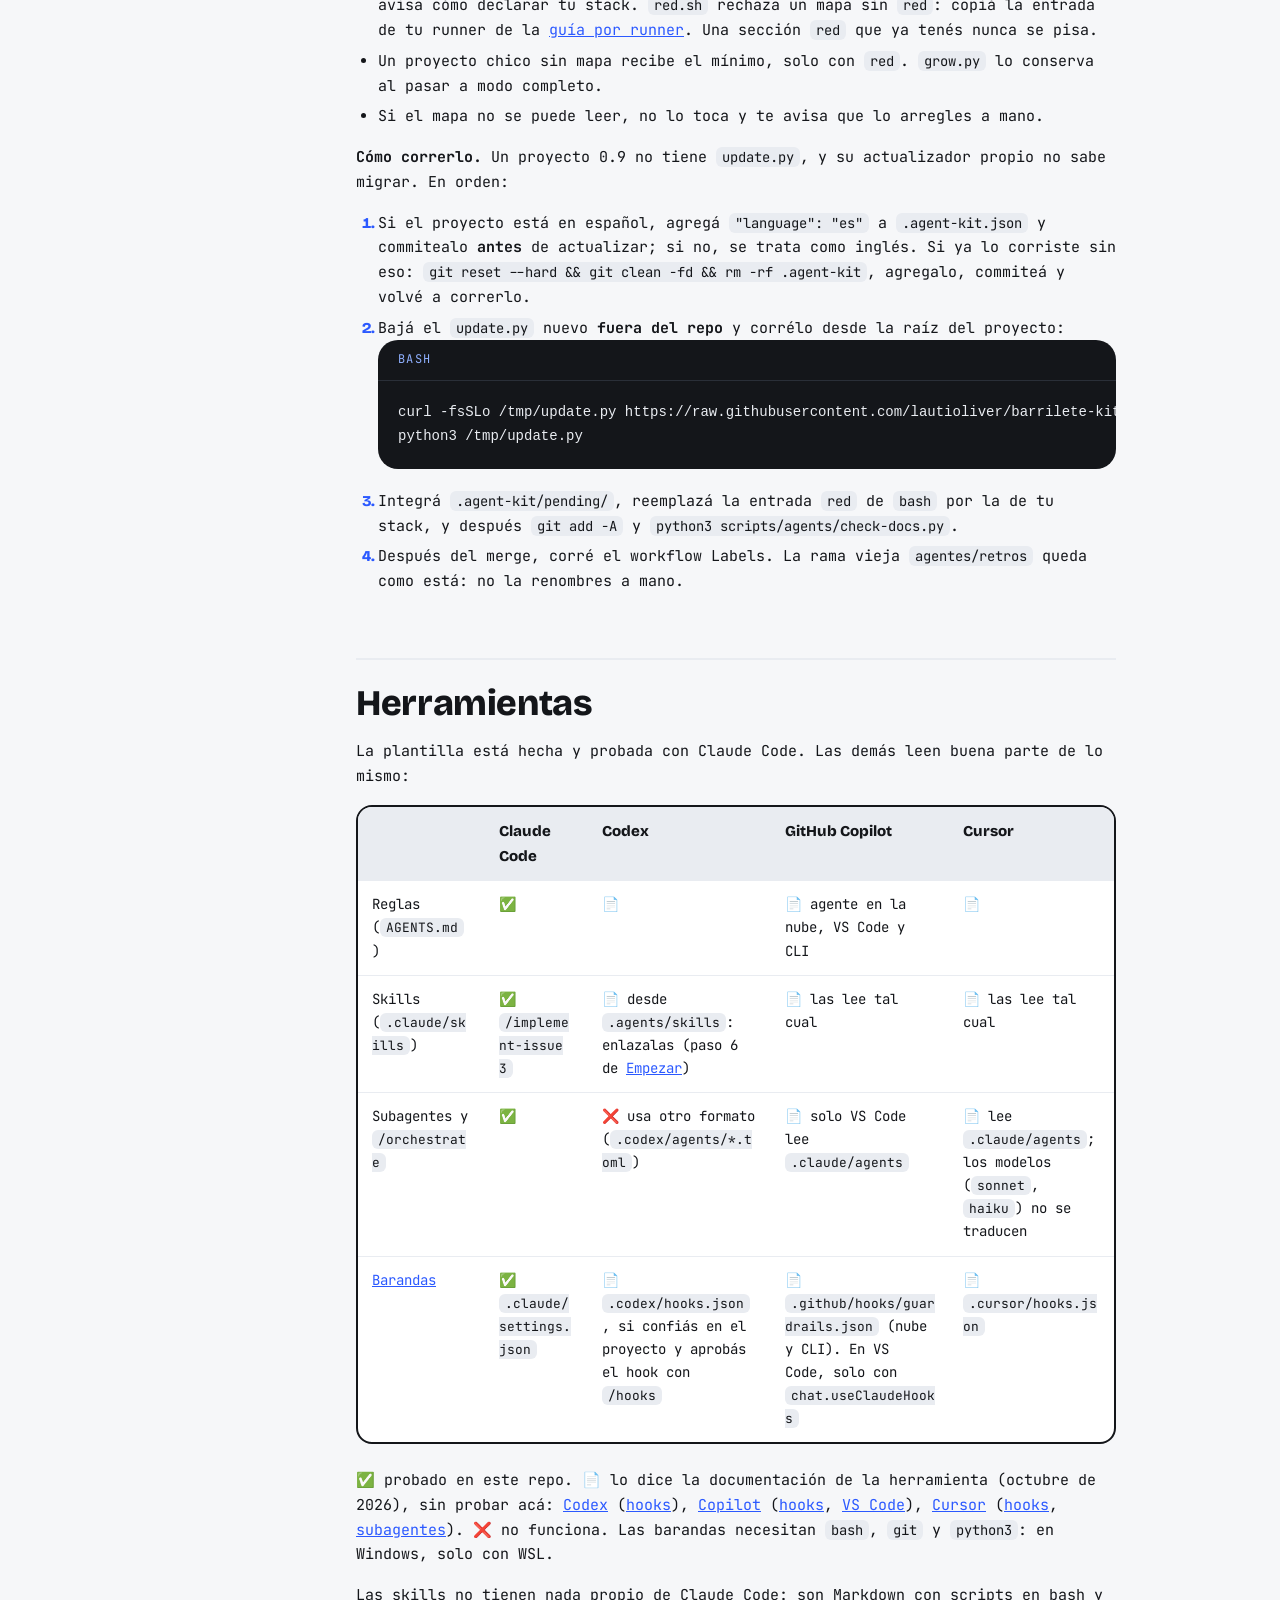
<file: es/docs.html>
<!doctype html>
<html lang="es">
<head>
<meta charset="utf-8">
<link rel="icon" href="/favicon.svg" type="image/svg+xml">
<meta name="viewport" content="width=device-width,initial-scale=1,viewport-fit=cover">
<title>Documentación · barrilete-kit</title>
<meta name="description" content="Documentación de barrilete-kit: cómo empezar, el flujo, las skills, los subagentes, las barandas, los modos, cómo actualizar y qué herramientas soporta.">
<link rel="canonical" href="https://barrilete-kit-lp.vercel.app/es/docs.html">
<link rel="alternate" hreflang="en" href="https://barrilete-kit-lp.vercel.app/docs.html">
<link rel="alternate" hreflang="es" href="https://barrilete-kit-lp.vercel.app/es/docs.html">
<link rel="alternate" hreflang="x-default" href="https://barrilete-kit-lp.vercel.app/docs.html">
<link rel="preconnect" href="https://fonts.googleapis.com">
<link rel="stylesheet" href="https://fonts.googleapis.com/css2?family=Bricolage+Grotesque:opsz,wght@12..96,600;12..96,800&amp;family=JetBrains+Mono:wght@400;500&amp;display=swap">
<link rel="stylesheet" href="/docs.css">
<style>
.fl{background:var(--ink);border-radius:20px;overflow:hidden;margin:0 0 20px}
.fl-tit{padding:10px 20px;border-bottom:1px solid var(--hairline-inverse,#2a2f38);font-size:12px;letter-spacing:.12em;text-transform:uppercase;color:var(--accent-on-inverse,#8fb0ff)}
.fl pre{margin:0;padding:18px 20px;overflow-x:auto;color:#c7cdd6;font-size:14px;line-height:1.6;white-space:pre}
.fl .g{color:#7A8290}.fl .n{color:#C98500}.fl .p{color:#5B7FFF;font-weight:700}.fl .r{color:#E0525E;font-weight:700}.fl .m{color:#FFB020}
.fl-caras{display:grid;grid-template-columns:repeat(auto-fit,minmax(min(100%,150px),1fr));gap:12px;margin:0 0 20px}
.fl-caras div{background:var(--ink);color:#c7cdd6;border-radius:16px;padding:12px 14px;font-size:13px}
.fl-caras b{display:block;font-size:16px;color:#E9ECF1;margin-bottom:4px;white-space:pre}
</style>
</head>
<body>
<a class="saltar" href="#contenido">Saltar al contenido</a>
<header class="cab">
<a class="marca" href="/es/"><svg class="logo" width="177" height="30" viewBox="0 0 377 64" role="img" aria-label="barrilete-kit"><g transform="scale(0.45)"><g transform="rotate(-12 80 64)"><rect x="38" y="22" width="84" height="84" rx="12" transform="rotate(45 80 64)" fill="#FFFFFF" stroke="#14161A" stroke-width="7"></rect><ellipse cx="80" cy="64" rx="33" ry="25" fill="#14161A"></ellipse><circle cx="68" cy="64" r="7.5" fill="#8FB0FF"></circle><circle cx="92" cy="64" r="7.5" fill="#8FB0FF"></circle></g><path d="M92 118 L76 110 L79 132 Z M92 118 L108 108 L106 130 Z" fill="#B4122B"></path><circle cx="92" cy="119" r="5" fill="#B4122B"></circle></g><path transform="translate(75.984 49.7) scale(0.056)" fill="#14161A" d="M353 14Q308 14 274.0 -6.0Q240 -26 217.5 -65.5Q195 -105 184 -163H177V0H36V-186V-700H198V-545Q198 -518 195.5 -487.0Q193 -456 188.5 -423.0Q184 -390 178 -356H187Q196 -422 219.0 -463.0Q242 -504 278.0 -523.0Q314 -542 360 -542Q419 -542 462.5 -512.0Q506 -482 530.0 -422.0Q554 -362 554 -271Q554 -174 527.5 -111.0Q501 -48 455.5 -17.0Q410 14 353 14ZM296 -115Q326 -115 347.0 -134.5Q368 -154 379.0 -186.5Q390 -219 390 -258Q390 -297 380.0 -331.0Q370 -365 349.0 -386.0Q328 -407 296 -407Q282 -407 267.5 -402.0Q253 -397 240.5 -386.5Q228 -376 218.0 -359.5Q208 -343 202.0 -319.5Q196 -296 196 -266V-259Q196 -222 204.5 -195.0Q213 -168 227.0 -150.0Q241 -132 259.0 -123.5Q277 -115 296 -115ZM751 14Q711 14 675.0 0.0Q639 -14 616.0 -45.5Q593 -77 593 -130Q593 -179 612.0 -209.5Q631 -240 663.0 -258.5Q695 -277 733.0 -286.5Q771 -296 808 -303Q860 -313 886.0 -319.0Q912 -325 921.5 -333.0Q931 -341 931 -355Q931 -384 909.5 -399.0Q888 -414 853 -414Q831 -414 809.0 -406.0Q787 -398 773.0 -377.5Q759 -357 760 -319L616 -329Q614 -392 635.0 -433.5Q656 -475 692.5 -498.5Q729 -522 772.5 -532.0Q816 -542 859 -542Q938 -542 989.0 -512.5Q1040 -483 1064.5 -427.5Q1089 -372 1089 -293V-199Q1089 -166 1089.0 -132.5Q1089 -99 1089.0 -66.0Q1089 -33 1089 0H949Q949 -36 949.0 -73.0Q949 -110 949 -151H943Q939 -106 913.5 -68.5Q888 -31 846.5 -8.5Q805 14 751 14ZM818 -104Q835 -104 854.5 -110.5Q874 -117 891.5 -132.0Q909 -147 920.0 -173.5Q931 -200 931 -239V-263L958 -266Q950 -253 931.5 -245.0Q913 -237 890.0 -232.5Q867 -228 843.5 -223.5Q820 -219 800.0 -211.5Q780 -204 767.5 -191.5Q755 -179 755 -157Q755 -131 773.5 -117.5Q792 -104 818 -104ZM1155 0V-287V-528H1295V-318H1303Q1309 -402 1326.5 -450.5Q1344 -499 1370.5 -519.5Q1397 -540 1430 -540Q1448 -540 1467.5 -535.0Q1487 -530 1506 -519L1498 -339Q1476 -352 1455.0 -358.5Q1434 -365 1415 -365Q1383 -365 1361.0 -347.0Q1339 -329 1327.5 -294.0Q1316 -259 1316 -209V0ZM1555 0V-287V-528H1695V-318H1703Q1709 -402 1726.5 -450.5Q1744 -499 1770.5 -519.5Q1797 -540 1830 -540Q1848 -540 1867.5 -535.0Q1887 -530 1906 -519L1898 -339Q1876 -352 1855.0 -358.5Q1834 -365 1815 -365Q1783 -365 1761.0 -347.0Q1739 -329 1727.5 -294.0Q1716 -259 1716 -209V0ZM1955 0V-528H2117V0ZM2035 -566Q1989 -566 1964.5 -585.5Q1940 -605 1940 -642Q1940 -680 1964.5 -699.5Q1989 -719 2035 -719Q2082 -719 2106.5 -699.0Q2131 -679 2131 -642Q2131 -606 2106.5 -586.0Q2082 -566 2035 -566ZM2189 0V-700H2351V0ZM2674 14Q2599 14 2548.5 -7.5Q2498 -29 2467.0 -66.5Q2436 -104 2422.5 -152.0Q2409 -200 2409 -253Q2409 -310 2423.5 -362.0Q2438 -414 2468.5 -454.5Q2499 -495 2547.5 -518.5Q2596 -542 2664 -542Q2732 -542 2780.5 -518.5Q2829 -495 2858.0 -453.0Q2887 -411 2895.5 -356.0Q2904 -301 2893 -237L2510 -231V-319L2769 -324L2748 -273Q2754 -319 2746.5 -350.5Q2739 -382 2719.0 -398.5Q2699 -415 2664 -415Q2627 -415 2605.0 -396.0Q2583 -377 2574.0 -342.5Q2565 -308 2565 -261Q2565 -180 2592.0 -143.0Q2619 -106 2675 -106Q2699 -106 2715.0 -112.0Q2731 -118 2741.0 -129.5Q2751 -141 2755.0 -157.5Q2759 -174 2758 -195L2906 -187Q2909 -154 2899.5 -119.0Q2890 -84 2864.0 -54.0Q2838 -24 2791.5 -5.0Q2745 14 2674 14ZM3171 12Q3078 12 3032.5 -35.5Q2987 -83 2987 -183V-402H2929V-504H2932Q2994 -512 3020.0 -545.5Q3046 -579 3052 -647V-649H3147V-528H3268V-398H3147V-198Q3147 -160 3165.5 -144.0Q3184 -128 3211 -128Q3225 -128 3240.0 -132.0Q3255 -136 3268 -143V-2Q3237 7 3213.0 9.5Q3189 12 3171 12ZM3579 14Q3504 14 3453.5 -7.5Q3403 -29 3372.0 -66.5Q3341 -104 3327.5 -152.0Q3314 -200 3314 -253Q3314 -310 3328.5 -362.0Q3343 -414 3373.5 -454.5Q3404 -495 3452.5 -518.5Q3501 -542 3569 -542Q3637 -542 3685.5 -518.5Q3734 -495 3763.0 -453.0Q3792 -411 3800.5 -356.0Q3809 -301 3798 -237L3415 -231V-319L3674 -324L3653 -273Q3659 -319 3651.5 -350.5Q3644 -382 3624.0 -398.5Q3604 -415 3569 -415Q3532 -415 3510.0 -396.0Q3488 -377 3479.0 -342.5Q3470 -308 3470 -261Q3470 -180 3497.0 -143.0Q3524 -106 3580 -106Q3604 -106 3620.0 -112.0Q3636 -118 3646.0 -129.5Q3656 -141 3660.0 -157.5Q3664 -174 3663 -195L3811 -187Q3814 -154 3804.5 -119.0Q3795 -84 3769.0 -54.0Q3743 -24 3696.5 -5.0Q3650 14 3579 14ZM3844 -195V-337H4127V-195ZM4178 0V-700H4336V-329Q4370 -347 4394.5 -370.0Q4419 -393 4436.0 -419.5Q4453 -446 4463.5 -473.5Q4474 -501 4481 -528H4667Q4656 -488 4635.5 -450.5Q4615 -413 4585.0 -380.5Q4555 -348 4515.5 -322.0Q4476 -296 4428 -279V-271Q4490 -281 4529.5 -273.5Q4569 -266 4592.0 -245.5Q4615 -225 4627.5 -194.0Q4640 -163 4647 -125L4670 0H4495L4484 -88Q4480 -120 4473.0 -148.0Q4466 -176 4446.0 -193.5Q4426 -211 4383 -211H4336V0ZM4719 0V-528H4881V0ZM4799 -566Q4753 -566 4728.5 -585.5Q4704 -605 4704 -642Q4704 -680 4728.5 -699.5Q4753 -719 4799 -719Q4846 -719 4870.5 -699.0Q4895 -679 4895 -642Q4895 -606 4870.5 -586.0Q4846 -566 4799 -566ZM5164 12Q5071 12 5025.5 -35.5Q4980 -83 4980 -183V-402H4922V-504H4925Q4987 -512 5013.0 -545.5Q5039 -579 5045 -647V-649H5140V-528H5261V-398H5140V-198Q5140 -160 5158.5 -144.0Q5177 -128 5204 -128Q5218 -128 5233.0 -132.0Q5248 -136 5261 -143V-2Q5230 7 5206.0 9.5Q5182 12 5164 12Z"/></svg></a>
<nav aria-label="Principal"><a href="/es/">Inicio</a><a href="/es/docs.html" aria-current="page">Documentación</a><a href="/es/probar.html">Probarla</a></nav>
<div class="cab-der">
<nav class="idioma" aria-label="Idioma"><span aria-current="true" lang="es">Español</span><a href="/docs.html" hreflang="en" lang="en" title="Switch to English">English</a></nav>
<a class="boton-borde" href="https://github.com/lautioliver/barrilete-kit/blob/main/README.es.md">GitHub</a>
</div>
</header>
<div class="docs">
<aside class="indice" aria-label="En esta página">
<div class="ceja">En esta página</div>
<ol><li><a href="#empezar">Empezar</a></li><li><a href="#el-flujo">El flujo</a></li><li><a href="#rojo-verificado">Rojo verificado</a></li><li><a href="#linea-del-flujo">Línea del flujo</a></li><li><a href="#skills">Skills</a></li><li><a href="#que-trae">Qué trae</a></li><li><a href="#modos">Modos</a></li><li><a href="#actualizar">Actualizar</a></li><li><a href="#actualizar-a-1-0">De 0.9 a 1.0</a></li><li><a href="#herramientas">Herramientas</a></li><li><a href="#requisitos">Requisitos</a></li><li><a href="#licencia">Licencia</a></li></ol>
</aside>
<main id="contenido" class="contenido">
<div class="ceja">Documentación</div>
<h1>Todo barrilete-kit en una página.</h1>
<p>Plantilla de repo para trabajar con agentes de código <b>sin perder el control</b>: reglas claras, documentación que se testea y un flujo de issue a PR donde <b>las personas aprueban el plan y mergean</b>.</p>
<ul><li><b>Reglas para agentes.</b> <code>AGENTS.md</code> dice qué puede hacer un agente solo, qué tiene que consultar y qué nunca.</li><li><b>Skills para todo el ciclo.</b> Planificar, abrir issues, implementar con TDD, revisar PRs, debuggear y migrar la base.</li><li><b>Docs como infraestructura.</b> CI valida links, rutas y ADRs, y avisa qué docs revisar según lo que cambió.</li><li><b>Mejora con el uso.</b> Cada corrida deja una retro, y los ajustes a las skills llegan siempre en un PR.</li></ul>
<h2 id="empezar">Empezar</h2>
<div class="aviso aviso-note">¿La probás por primera vez para contar cómo te fue? Seguí la <a href="/es/probar.html">guía de prueba</a>: pasos, qué anotar y el formulario para reportarlo.</div>
<div class="aviso aviso-tip">Necesitás <code>gh</code> autenticado (<code>gh auth status</code>), <code>jq</code> y <code>python3</code>. Ver <a href="#requisitos">Requisitos</a>.</div>
<ol><li>En GitHub: <b>Use this template → Create a new repository</b>, y cloná el repo nuevo.</li><li>Inicializalo:<div class="codigo"><div class="codigo-tit">bash</div><pre>./scripts/init-template.sh &quot;Nombre del proyecto&quot; main --lang es</pre></div><p>Pone el nombre, la rama base, la regla de ramas y la fecha en todos los archivos, escribe <code>.agent-kit.json</code> (commitealo) y se borra solo. Para elegir otra rama base o el modo chico, ver <a href="#modos">Modos</a>.</p></li><li>Completá los <code>TODO:</code> (<code>grep -rn &quot;TODO:&quot; .</code>). Lo mínimo:<ul><li><code>AGENTS.md</code>: qué es, stack, comandos y convenciones de código.</li><li><code>docs/agents-map.json</code>: las rutas reales de schema, auth, pagos y API pública, y los comandos de <code>verify</code>.</li><li><code>.github/labels.yml</code> y <code>.github/labeler.yml</code>: los labels <code>area:</code> y las rutas de tu repo.</li><li><code>docs/github-naming-convention.md</code> §2: los scopes de commit.</li></ul></li><li>Cargá al equipo: <code>/add-member @usuario</code> por cada integrante, con las áreas que cubre. Desde ahí, cada issue que creen los agentes nace asignado (ver <a href="#equipo">Equipo y asignación</a>).</li><li>Creá los labels: <b>Actions → Labels → Run workflow</b>.</li><li>¿Usás Codex? Enlazá las skills: <code>mkdir -p .agents &amp;&amp; ln -s ../.claude/skills .agents/skills</code>. Copilot y Cursor las leen de <code>.claude/skills</code> sin hacer nada. Ver <a href="#herramientas">Herramientas</a>.</li></ol>
<div class="aviso aviso-warning"><b>¿El CI no arranca en el repo nuevo?</b> Ni el push a <code>main</code> ni los PRs disparan los workflows (solo corre <code>workflow_dispatch</code>). Visto en repos creados desde esta plantilla: sin corridas hasta que se abrió un PR desde una rama que cambiaba un archivo de <code>.github/workflows/</code>; después los workflows corrieron. Ese PR se puede cerrar sin mergear si el cambio no hace falta.</div>
<div class="aviso aviso-important">El check de docs falla a propósito mientras queden rutas <code>TODO/</code> en <code>docs/agents-map.json</code>: con rutas de ejemplo, un agente nunca detectaría que tocó algo sensible. Las rutas con <code>?</code> adelante son alternativas de stack opcionales; las propias van sin <code>?</code>, así el check falla si dejan de existir.</div>
<h3 id="sumar-a-un-proyecto-existente">Sumar a un proyecto existente</h3>
<p>¿Ya tenés un repo? El instalador suma el kit sin pisar tus archivos. Corrilo desde la raíz del proyecto, con el working tree limpio:</p>
<div class="codigo"><div class="codigo-tit">bash</div><pre>curl -fsSL https://raw.githubusercontent.com/lautioliver/barrilete-kit/main/scripts/install.py | python3 - &quot;Proyecto&quot; main [--lang es] [--small] [--draft]</pre></div>
<p>O cloná la plantilla y correlo desde el clon, para leerlo antes de correrlo:</p>
<div class="codigo"><div class="codigo-tit">bash</div><pre>python3 &lt;clon de la plantilla&gt;/scripts/install.py &quot;Proyecto&quot; main</pre></div>
<p><code>main</code> es la rama base (o <code>develop</code>), y <code>releases</code> funciona igual que en el init. <code>--draft</code> imprime el plan y no escribe nada. <code>--template &lt;url o ruta&gt;</code> y <code>--version vX.Y.Z</code> eligen de dónde sale el kit. Lo que va después de <code>--</code> se pasa tal cual a <code>init-template.sh</code> (por ejemplo <code>-- --lang es</code>).</p>
<p>Qué toca:</p>
<div class="tabla"><table><thead><tr><th>Archivo</th><th>Qué hace el instalador</th></tr></thead><tbody><tr><td>README, LICENSE</td><td>No los toca</td></tr><tr><td><code>.gitignore</code></td><td>Agrega lo que falta en un bloque <code># barrilete</code></td></tr><tr><td><code>CLAUDE.md</code></td><td>Si no importa <code>@AGENTS.md</code>, agrega la línea</td></tr><tr><td><code>.claude/settings.json</code></td><td>Fusión JSON: agrega el hook de barandas a tus hooks. Si el archivo no es JSON válido, no tiene objeto <code>hooks</code> o es un enlace simbólico, la versión del kit va a <code>.agent-kit/pending/</code> en su lugar</td></tr><tr><td>Workflow con el mismo nombre</td><td>El del kit se instala como <code>barrilete-&lt;nombre&gt;.yml</code></td></tr><tr><td><code>.github/labels.yml</code></td><td>Los labels del kit más los que el repo tenía al instalar (<code>gh label list</code>), así el primer sync no borra ninguno de ellos</td></tr><tr><td>Cualquier otro archivo que ya tengas (por ejemplo <code>AGENTS.md</code>, <code>docs/README.md</code>, el template de PR)</td><td>Deja el tuyo; la versión del kit va a <code>.agent-kit/pending/</code></td></tr></tbody></table></div>
<p>Revisalo antes de commitear nada. El instalador no commitea: mirá <code>git status</code> y el diff. Después:</p>
<ol><li>Integrá lo que valga la pena de <code>.agent-kit/pending/</code> en tus archivos y borrá esa carpeta: <code>update.py</code> no corre mientras tenga archivos. Si está <code>.agent-kit/pending/.github/labels.yml</code>, fusioná sus labels con tu <code>.github/labels.yml</code> antes del primer sync.</li><li>Si el proyecto ya tenía <code>.github/labels.yml</code>, el workflow de Labels (<code>.github/workflows/labels.yml</code>) queda en <code>.agent-kit/pending/</code> y retenido: <code>update.py</code> y <code>grow.py</code> no lo traen. Cuando tu <code>labels.yml</code> tenga los labels del repo, instalalo vos copiando <code>.agent-kit/pending/.github/workflows/labels.yml</code> a <code>.github/workflows/labels.yml</code>. La próxima corrida de <code>update.py</code> lo saca de <code>withheld</code> en <code>.agent-kit.json</code>. Hasta entonces no hay sync de labels, así que no borres la carpeta antes de hacerlo.</li><li>Si <code>.claude/settings.json</code> está en <code>.agent-kit/pending/</code>, el hook de barandas no está activo hasta que lo integres. Si no, ya queda activo.</li><li>Justo antes de mergear el PR, corré el comando de labels que imprime el instalador, y commiteá el resultado: el PR puede tardar días, y el primer sync borra los labels creados mientras tanto que no estén en el archivo.</li></ol>
<div class="codigo"><div class="codigo-tit">bash</div><pre>gh label list --limit 1000 --json name,color,description | python3 scripts/agents/labels.py .github/labels.yml &gt; /tmp/labels.yml &amp;&amp; mv /tmp/labels.yml .github/labels.yml</pre></div>
<p>Para que un agente haga la integración en el mismo PR, pedile algo así:</p>
<div class="aviso aviso-note">Integrá lo que valga la pena de <code>.agent-kit/pending/</code> en mis archivos (AGENTS.md, docs, template de PR), dejá activo el hook de barandas en <code>.claude/settings.json</code>, borrá la carpeta, y hacelo en este PR.</div>
<h2 id="el-flujo">El flujo</h2>
<ol><li><b>Idea.</b></li><li><code>/plan-feature</code> arma la épica y sus issues.</li><li><b>Vos aprobás el plan.</b></li><li><code>/implement-issue &lt;n&gt;</code>: tests en rojo, probados con un reporte JUnit o TAP (ver <a href="#rojo-verificado">Rojo verificado</a>), después el código hasta verde, y el PR.</li><li><code>/review-pr &lt;n&gt;</code> lo revisa desde otra sesión y vuelve a correr el rojo.</li><li><b>Vos mergeás.</b></li><li>La retro alimenta <code>/improve-skills</code>, que propone ajustes a las skills en un PR.</li></ol>
<p>Los agentes hacen el trabajo. Los dos nudos de la correa, <b>aprobar el plan</b> y <b>mergear</b> 🟡, quedan siempre en manos de personas.</p>
<p><b>Barandas.</b> No depende solo de lo que pide <code>AGENTS.md</code>: un hook de Claude Code (<code>.claude/settings.json</code> → <code>scripts/agents/guardrails.py</code>) frena antes de correrlos el merge y la aprobación de PRs, el push a <code>main</code> o <code>develop</code>, los tags, las releases, los cambios a la protección de ramas y <code>--no-verify</code>, también dentro de comandos compuestos. El mismo script se registra para Codex, Copilot y Cursor (ver <a href="#herramientas">Herramientas</a>). Si pediste uno de esos pasos, lo corrés vos en el chat: <code>! gh pr merge 12</code>. Abrí Claude Code en la raíz del repo: desde un subdirectorio no carga <code>.claude/settings.json</code> y el hook no corre. Son barandas, no una cerradura: frenan el error común, pero un agente con tu token puede llegar por otro camino (un script propio, otra herramienta). La cerradura es GitHub: una regla en la rama base que exija una aprobación. Si trabajás solo, esa regla también te frena a vos (GitHub no deja aprobar un PR propio), así que es opcional.</p>
<p>Durante <code>/implement-issue</code> se usan, según haga falta, <code>debug</code>, <code>db-migration</code> y <code>update-docs</code>. Si el PR toca rutas sensibles, la revisión suma <code>/security-review</code>.</p>
<h3 id="rojo-verificado">Rojo verificado</h3>
<p>El TDD sirve solo si el rojo es real. <code>red.sh</code> no adivina por la salida del runner: lee un reporte estructurado (JUnit XML o TAP) y falla cerrado (<a href="https://github.com/lautioliver/barrilete-kit/blob/main/docs/decisions/kit/ADR-002-structured-red-validation.es.md">ADR-002</a>). Un rojo cuenta solo si se cumple todo esto:</p>
<ul><li>el comando sale con error, y el reporte se creó en esta corrida;</li><li>corrió al menos un caso, y al menos uno falló por una aserción;</li><li>no hay errores, crashes, señales ni timeouts (600 s por defecto);</li><li>cada caso que falla es un test que el commit en rojo agrega o cambia. Un test viejo roto no prueba nada.</li></ul>
<p>Cada stack declara su comando en la sección <code>red</code> de <code>docs/agents-map.json</code>: un nombre, los archivos de test que cubre (<code>when</code>), el comando con <code>{out}</code> donde va el reporte, y el formato. La <a href="https://github.com/lautioliver/barrilete-kit/blob/main/docs/guides/red-per-runner.es.md">guía por runner</a> tiene entradas listas para copiar para pytest, vitest, jest, go, cargo y bash.</p>
<p>El PR lleva el commit en rojo y sus casos que fallan, y el check de labels exige ese bloque. El revisor vuelve a correr <code>red.sh</code> desde su propio checkout confiable en ese commit y compara los casos. Un PR que cambia la sección <code>red</code> necesita la aprobación de una persona.</p>
<h3 id="linea-del-flujo">Línea del flujo en la terminal</h3>
<p>¿En qué paso está esta rama? <code>scripts/agents/flow.py</code> lo dice en una línea, sea cual sea el agente. El paso sale de lo que ya existe (la rama <code>&lt;tipo&gt;/&lt;n&gt;-…</code>, su PR y el label <code>status:blocked</code>): nadie lo escribe a mano.</p>
<div class="fl"><div class="fl-tit">Status line de Claude Code</div><pre><span class="g" data-fl-cara>( ●●)</span> <span class="g">plan</span> <span class="n">●</span> <span class="g">─</span> <span class="p">▸implement</span> <span class="g">─ review ─</span> <span class="n">● merge</span>   <span class="g">#42 · no PR yet</span>   <span class="g"><span data-fl-giro>⠹</span> working <span data-fl-tiempo>1m 12s</span></span>
<span class="g">(^ ^)</span> <span class="g">plan</span> <span class="n">●</span> <span class="g">─ implement ─ review ─</span> <span class="p">▸</span><span class="n">● merge</span>   <span class="g">#42 · PR #50 waiting for your merge</span>
<span class="r">(✕ ✕)</span> <span class="g">plan</span> <span class="n">●</span> <span class="g">─</span> <span class="r">✖ blocked</span> <span class="g">─ review ─</span> <span class="n">● merge</span>   <span class="g">#43 · status:blocked</span></pre></div>
<p>Los dos ● ámbar son los nudos que quedan en manos de una persona: aprobar el plan y mergear. Lo que consulta a GitHub queda en caché por rama 30 segundos y se refresca en segundo plano, así el prompt no espera a la red. Sin <code>gh</code> o sin red muestra lo que sabe git.</p>
<div class="tabla"><table><thead><tr><th>Qué hay</th><th>Paso</th></tr></thead><tbody><tr><td>Una rama <code>&lt;tipo&gt;/&lt;n&gt;-…</code> sin PR, o con un PR en draft</td><td>implement</td></tr><tr><td>Un PR abierto de la rama</td><td>review</td></tr><tr><td>El PR aprobado</td><td>● merge (espera tu merge)</td></tr><tr><td>El PR mergeado</td><td>retro</td></tr><tr><td>El issue con <code>status:blocked</code></td><td>✖ blocked, sea cual sea el paso</td></tr></tbody></table></div>
<div class="tabla"><table><thead><tr><th>Dónde</th><th>Cómo</th></tr></thead><tbody><tr><td>Claude Code</td><td>status line nativa: <code>--statusline</code></td></tr><tr><td>GitHub Copilot CLI</td><td>su status line experimental: <code>--statusline</code></td></tr><tr><td>Codex CLI, o cualquier agente en una terminal</td><td>barra de tmux o prompt de la shell: <code>--format tmux</code> / <code>zsh</code> / <code>bash</code></td></tr><tr><td>Cursor, VS Code, Windsurf, cualquier ADE</td><td>un panel de terminal que se redibuja: <code>--watch</code></td></tr><tr><td>Una extensión o un tablero</td><td><code>--format json</code></td></tr></tbody></table></div>
<p><b>En Claude Code se mueve mientras el agente trabaja.</b> Dos hooks (<code>UserPromptSubmit</code> y <code>Stop</code>) marcan el turno, y <code>refreshInterval: 1</code> (Claude Code 2.1.97 o posterior) redibuja la línea cada segundo: un spinner, el tiempo que va y, en la plantilla, la carita mirando a los costados. Los otros harness no tienen hooks equivalentes, así que ahí la línea queda quieta.</p>
<p><b>Cómo activarla.</b> El init pregunta si activarla en Claude Code cuando corre en una terminal; <code>--flow-line</code> o <code>--no-flow-line</code> contestan de antemano. La elección queda como <code>flow_line</code> en <code>.agent-kit.json</code>, y <code>update.py</code> y <code>grow.py</code> la conservan. <code>install.py</code> la agrega sin pisar una status line que el proyecto ya tenga. Los fragmentos para zsh, bash y tmux están en la <a href="https://github.com/lautioliver/barrilete-kit/blob/main/docs/guides/flow-line.es.md">guía</a>.</p>
<p><b>Las caritas de Barrilete.</b> En el repo de la plantilla la línea empieza con la carita de Barrilete según el paso, y <code>--watch</code> la dibuja grande. El init borra la marca, así que un proyecto muestra la línea sin caritas.</p>
<div class="fl-caras"><div><b>(● ●)</b>working · implement, review, retro</div><div><b>(• • •)</b>planning · sin paso</div><div><b>(✕ ✕)</b>blocked</div><div><b>(^ ^)</b>PR ready, boca ámbar · ● merge</div></div>
<div class="fl"><div class="fl-tit">--watch</div><pre>━━━┳━━     ━━┳━━━
 ╭─┸─────────┸─╮
 │ ┌─────────┐ │
 │ │  ^   ^  │ │   PR ready
 │ └─────────┘ │   claude/42-validate-qr
 ╰─────<span class="m">▆▆▆</span>─────╯

<span class="g">plan</span> <span class="n">●</span> <span class="g">─ implement ─ review ─</span> <span class="p">▸</span><span class="n">● merge</span>   <span class="g">#42 · PR #50 waiting for your merge</span></pre></div>
<h3 id="chat">Pedíselo en el chat</h3>
<div class="tabla"><table><thead><tr><th>Decís</th><th>Pasa</th></tr></thead><tbody><tr><td>📝 <i>abrí un issue: el QR no valida sin conexión, es urgente</i></td><td><code>create-issue</code> arma título y labels según la convención, busca duplicados, te muestra el borrador y lo crea cuando confirmás.</td></tr><tr><td>🔗 <i>la migración de pagos depende de que se cierre el issue 25</i></td><td>Registra el bloqueo nativo de GitHub ("Blocked by") y pone <code>status:blocked</code>. El workflow <code>unblock.yml</code> lo saca cuando se cierran los bloqueantes.</td></tr><tr><td>🗺️ <i>planificá la migración de cuentas</i></td><td><code>plan-feature</code> investiga el código y arma una épica con sub-issues y bloqueos, en el orden en que se pueden hacer.</td></tr><tr><td>🔎 <i>pasá esta auditoría a issues</i></td><td>Un issue por hallazgo, con el link al documento.</td></tr><tr><td>📊 <i>¿qué puedo hacer ahora?</i></td><td><code>project-status</code> lista lo que está libre por prioridad, lo bloqueado con su motivo y el avance de cada épica.</td></tr><tr><td>👥 <i>sumá a @ana al equipo, cubre pagos</i></td><td><code>/add-member</code> valida el usuario y las áreas y lo agrega a <code>.github/team.json</code>. Desde ahí, los issues de esa área nacen asignados a quien tenga menos carga.</td></tr></tbody></table></div>
<h2 id="skills">Skills</h2>
<p>Viven en <code>.claude/skills/</code>.</p>
<div class="tabla"><table><thead><tr><th>Skill</th><th>Para qué</th></tr></thead><tbody><tr><td><code>/plan-feature</code></td><td>Investiga código, arquitectura y ADRs, arma un plan técnico y lo convierte en épica + issues. No escribe código.</td></tr><tr><td><code>create-issue</code></td><td>Issues sueltos, auditoría → issues, bloqueos entre issues existentes.</td></tr><tr><td><code>/implement-issue &lt;n&gt;</code></td><td>Del issue al PR con TDD: tests en rojo desde los criterios de aceptación (<code>red.sh</code> comprueba que fallen por una aserción), código hasta verde, autorevisión, docs y PR. No mergea.</td></tr><tr><td><code>debug</code></td><td>Síntoma → evidencia → causa raíz → arreglo → test de regresión.</td></tr><tr><td><code>db-migration</code></td><td>Plan con compatibilidad, backfill y rollback antes de tocar el schema.</td></tr><tr><td><code>update-docs</code></td><td>Qué docs quedaron viejos por un cambio (según el mapa) y corregirlos en el mismo PR.</td></tr><tr><td><code>/review-pr &lt;n&gt;</code></td><td>Revisión con foco en lo propio del proyecto: reglas de negocio, ADRs, autonomía, docs, tests y rutas sensibles. No aprueba.</td></tr><tr><td><code>/project-status</code></td><td>Resumen generado en el momento (versión, trabajo, épicas, PRs, deuda, decisiones, migraciones) y "¿qué puedo hacer ahora?".</td></tr><tr><td><code>/orchestrate</code></td><td>Reparte hasta 3 issues disponibles entre subagentes en paralelo (Haiku o Sonnet según <code>routing.py</code>, Opus revisa), cada uno en su worktree, y junta PRs, consultas y escalados en un solo mensaje. No mergea ni publica sin confirmación.</td></tr><tr><td><code>/improve-skills</code></td><td>Junta las retros y las señales objetivas (fallas de CI en ramas de agentes, reverts) y propone ajustes a las skills en un PR. Nunca afloja controles.</td></tr><tr><td><code>git-workflow</code></td><td>Ramas, commits y PRs.</td></tr><tr><td><code>/add-member</code>, <code>/remove-member</code></td><td>Agregar, editar, pausar o quitar integrantes del equipo que recibe los issues.</td></tr></tbody></table></div>
<h3 id="subagentes-por-modelo">Subagentes por modelo</h3>
<p>En <code>.claude/agents/</code>, cada rol con su modelo:</p>
<div class="tabla"><table><thead><tr><th>Subagente</th><th>Modelo</th><th>Para qué</th></tr></thead><tbody><tr><td><code>implementer</code></td><td>Sonnet</td><td><code>implement-issue</code> en el worktree que le pasan: lógica de negocio, bugs, features y lo que escala el liviano.</td></tr><tr><td><code>implementer-light</code></td><td>Haiku</td><td>Issues chicos sin rutas sensibles ni lógica de negocio. Si se encuentra con algo de eso, frena y escala.</td></tr><tr><td><code>reviewer</code></td><td>Opus</td><td><code>review-pr</code> desde otro contexto, en un worktree propio. No publica: devuelve los hallazgos.</td></tr></tbody></table></div>
<p>Los lanza <code>/orchestrate</code> desde la sesión principal. Comparten las reglas y el formato de salida de <code>docs/agents/subagent-contract.md</code>, y cada uno trabaja en su propio worktree (<code>prepare.sh &lt;n&gt; --worktree</code>). <code>check-docs.py</code> valida que cada uno tenga modelo, herramientas y el contrato.</p>
<h3 id="como-aprenden">Cómo aprenden</h3>
<div class="aviso aviso-note">Las skills mejoran con el uso, pero <b>no se reescriben solas</b>.</div>
<ol><li>Cada <code>implement-issue</code> y <code>review-pr</code> deja una retro en la rama <code>agents/retros</code>. Es solo git: no ensucia los PRs ni depende de GitHub.</li><li><code>/improve-skills</code> busca patrones (al menos dos casos, o uno grave) y prefiere convertirlos en scripts o checks antes que en más texto. Siempre propone en un PR, y se puede programar para que corra una vez por semana.</li><li>Lo que sirve pero no alcanza para cambiar una skill va a <code>docs/agents/lessons.md</code>, que <code>implement-issue</code> lee antes de empezar. Los agentes aprenden de lo consolidado y revisado, nunca de retros crudas.</li></ol>
<p>Las skills tienen un máximo de 120 líneas, que controla <code>check-docs.py</code>. Dos checks del workflow de labels salieron de este circuito en un repo real: un PR con <code>business-logic</code> tiene que tocar <code>docs/decisions/</code> (o decir <code>ADR sin cambios: &lt;motivo&gt;</code>), y un PR que llega sin <code>type:</code> lo copia del issue que cierra.</p>
<h3 id="equipo">Equipo y asignación</h3>
<p><code>.github/team.json</code> lista a los integrantes (usuario de GitHub, nombre, áreas <code>area:</code> que cubren, activo o pausado). Lo leen solo los scripts que crean issues: <code>create-issue</code> y <code>planner.py</code> (épicas). Cada issue nuevo se asigna así:</p>
<ol><li>Entre los activos, los que cubren alguna <code>area:</code> del issue.</li><li>Si nadie la cubre (o el issue no tiene área), todos los activos.</li><li>Gana el de menos issues abiertos asignados; en una épica, la carga se reparte también entre los issues del mismo plan. Empate: el primero del archivo.</li></ol>
<p>Sin integrantes, los issues quedan sin asignar. El equipo se cambia con <code>/add-member</code> y <code>/remove-member</code> (<code>scripts/agents/team.py</code>), que validan que el usuario exista y tenga acceso al repo; <code>check-docs.py</code> controla que las áreas sigan existiendo en <code>labels.yml</code>.</p>
<p><b>Asignado significa responsable</b>, no "lo está trabajando": <code>available.sh</code> muestra primero lo tuyo, considera "en curso" lo que tiene un PR abierto y separa lo que ya se mergeó a <code>develop</code> pero espera release. <code>prepare.sh</code> no deja tomar un issue cuyo responsable es otra persona.</p>
<h2 id="que-trae">Qué trae</h2>
<div class="tabla"><table><thead><tr><th>Pieza</th><th>Dónde</th></tr></thead><tbody><tr><td>Reglas para agentes</td><td><code>AGENTS.md</code> (fuente), <code>CLAUDE.md</code> (lo importa), <code>llms.txt</code>, <code>docs/llms.txt</code></td></tr><tr><td>Autonomía del agente</td><td><code>AGENTS.md</code>: qué puede hacer solo, qué tiene que consultar y qué nunca</td></tr><tr><td>Barandas</td><td><code>.claude/settings.json</code> + <code>scripts/agents/guardrails.py</code>: hook que frena merge, tags, releases y push a ramas troncales</td></tr><tr><td>Mapa para agentes</td><td><code>docs/agents-map.json</code>: qué docs revisar según lo que cambia, rutas sensibles, docs obligatorios</td></tr><tr><td>Hub de documentación</td><td><code>docs/README.md</code> + <code>reference/</code>, <code>development/</code>, <code>guides/</code>, <code>decisions/</code></td></tr><tr><td>ADRs</td><td><code>docs/decisions/README.md</code> (cómo se escriben) + <code>ADR-000-template.md</code></td></tr><tr><td>Convenciones de GitHub</td><td><code>docs/github-naming-convention.md</code>: ramas, commits, PRs, issues, labels</td></tr><tr><td>Labels</td><td><code>.github/labels.yml</code> (fuente), <code>.github/labeler.yml</code> (auto-etiquetado), <code>.github/workflows/labels.yml</code> (sync + labeler + checks)</td></tr><tr><td>Issues y PRs</td><td><code>.github/ISSUE_TEMPLATE/</code> (formularios con labels), <code>.github/pull_request_template.md</code>, <code>.github/workflows/unblock.yml</code></td></tr><tr><td>Subagentes por modelo</td><td><code>.claude/agents/</code> (<code>implementer</code>, <code>implementer-light</code>, <code>reviewer</code>) + <code>docs/agents/subagent-contract.md</code></td></tr><tr><td>Docs y scripts testeados en CI</td><td><code>.github/workflows/docs.yml</code> + <code>scripts/agents/check-docs.py</code>: links, rutas y ADRs rotos, rutas del mapa que ya no existen, lo que <code>AGENTS.md</code> dice ignorado y no lo está; shellcheck y los <code>test-*.sh</code>, aislados de la config de git. En un repo con <code>.agent-kit.json</code> solo mira los <code>.md</code> del kit, <code>docs/</code>, <code>AGENTS.md</code> y <code>llms.txt</code> (si el kit se instaló en un repo existente, sin <code>docs/</code>: son del proyecto), y shellcheck y los tests solo los scripts del kit (<code>check-docs.py --list &lt;glob&gt;</code>)</td></tr><tr><td>Secretos fuera del repo</td><td><code>.gitignore</code>: <code>.env*</code> (salvo <code>.env.example</code>) y lo que generan los scripts de agentes</td></tr><tr><td>Verificación antes del PR</td><td><code>scripts/agents/verify.py</code>: según lo que cambió, corre lint, typecheck, tests afectados, drift de migraciones…</td></tr><tr><td>Equipo</td><td><code>.github/team.json</code> + <code>scripts/agents/team.py</code>: quién recibe los issues según sus áreas</td></tr><tr><td>Marca</td><td><code>.github/brand/</code>: Barrilete, la identidad de la plantilla (el init la borra)</td></tr></tbody></table></div>
<h2 id="modos">Modos</h2>
<h3 id="rama-base">Rama base</h3>
<p>El segundo argumento del init define a dónde van los PRs:</p>
<div class="tabla"><table><thead><tr><th>Comando</th><th>Flujo</th><th>Cuándo</th></tr></thead><tbody><tr><td><code>init-template.sh &quot;X&quot; main</code></td><td>rama → <code>main</code></td><td>🌱 Proyecto nuevo, sin usuarios todavía</td></tr><tr><td><code>init-template.sh &quot;X&quot; develop</code></td><td>rama → <code>develop</code> → <code>main</code></td><td>🔀 Separar integración de producción</td></tr><tr><td><code>init-template.sh &quot;X&quot; develop releases</code></td><td>rama → <code>develop</code> → <code>release/vX.Y.Z</code> → <code>main</code></td><td>🚢 Ya hay usuarios activos: cada versión se congela y se prueba en staging antes de llegar a producción</td></tr></tbody></table></div>
<p><code>--flow-line</code> / <code>--no-flow-line</code> contestan de antemano si activar la <a href="#linea-del-flujo">línea del flujo</a> en la status line de Claude Code (sin terminal, la respuesta es no).</p>
<h3 id="completo-o-chico">Completo o chico</h3>
<p>Para proyectos de una o dos personas, agregá <code>--small</code>: <code>./scripts/init-template.sh &quot;X&quot; main --small</code>.</p>
<p>El idioma de la prosa se elige con <code>--lang en|es</code> (por defecto <code>en</code>, combina con <code>--small</code> y con <code>releases</code>): con <code>es</code>, cada <code>X.md</code> se reemplaza por su <code>X.es.md</code>; en los dos casos se borran los <code>.es.md</code> que sobran, y <code>language</code> queda en <code>.agent-kit.json</code> para que <code>update.py</code> y <code>grow.py</code> reproduzcan la instalación. En la plantilla, con <code>&quot;parity&quot;: true</code> en <code>docs/agents-map.json</code> (el init lo deja en <code>false</code> en los proyectos), <code>check-docs.py</code> exige que cada <code>X.md</code> tenga su <code>X.es.md</code> con los mismos encabezados y bloques de código.</p>
<div class="tabla"><table><thead><tr><th></th><th>🦅 Completo</th><th>🐣 <code>--small</code></th></tr></thead><tbody><tr><td>Skills</td><td>13</td><td>6: <code>implement-issue</code>, <code>create-issue</code>, <code>debug</code>, <code>update-docs</code>, <code>add-member</code>, <code>remove-member</code></td></tr><tr><td>Workflows</td><td>4</td><td>2: docs y sync de labels</td></tr><tr><td>Labels</td><td><code>type:</code>, <code>area:</code>, <code>priority:</code>, <code>status:</code> y especiales</td><td>7: <code>type:</code> y <code>priority:</code></td></tr><tr><td>Docs</td><td>hub con <code>reference/</code>, <code>development/</code>, <code>guides/</code></td><td>un archivo de arquitectura y los ADRs</td></tr><tr><td>Convención de GitHub</td><td>documento con opciones y decisiones</td><td>una página con las reglas</td></tr><tr><td>Autonomía y rutas sensibles</td><td><code>AGENTS.md</code> + <code>docs/agents-map.json</code></td><td>todo en <code>AGENTS.md</code>, con la checklist de migraciones</td></tr><tr><td>No trae</td><td></td><td>épicas y <code>plan-feature</code>, <code>review-pr</code>, <code>project-status</code>, bloqueos, labeler, formularios de issue, modo releases, subagentes y <code>orchestrate</code></td></tr></tbody></table></div>
<p>El modo chico deja solo el README en el idioma elegido (en inglés por defecto; <code>--lang es</code> deja el español).</p>
<details>
<summary>Si el proyecto chico crece</summary>
<p><code>python3 scripts/grow.py</code> lo pasa al modo completo (con <code>--releases</code> si la base es <code>develop</code> y querés ese flujo). Clona la plantilla, la inicializa con los datos de <code>.agent-kit.json</code> y agrega lo que falta:</p>
<ul><li>Los archivos que el proyecto nunca tocó se reemplazan por la versión completa.</li><li>Los que modificó <b>no se pisan</b>: la versión completa queda en <code>.agent-kit/pending/</code> para integrarla.</li><li>La arquitectura del proyecto chico pasa a <code>docs/development/architecture.md</code>.</li></ul>
<p>No commitea: revisás el diff y abrís un PR.</p>
<p>Los archivos del modo chico están en <code>profiles/small/</code> (más la lista <code>DELETE</code>). Lo común a los dos modos (skills como <code>debug</code>, <code>check-docs.py</code>, <code>prepare.sh</code>) es el mismo archivo, así los arreglos llegan a ambos.</p>
</details>
<h2 id="actualizar">Actualizar</h2>
<p>La plantilla tiene versiones (tags <code>vX.Y.Z</code>, cambios en <code>CHANGELOG.md</code>), y el init anota en <code>.agent-kit.json</code> con cuál se creó el proyecto. Para traer la última:</p>
<div class="codigo"><div class="codigo-tit">bash</div><pre>python3 scripts/update.py                    # o --version v1.2.0</pre></div>
<p>Inicializa la versión nueva con los datos del proyecto y la compara archivo por archivo contra la versión de origen:</p>
<ul><li>Lo que el proyecto no tocó se reemplaza, lo nuevo se agrega y lo que la plantilla sacó se borra.</li><li>Lo que tocaron los dos lados se fusiona con <code>git merge-file</code>. Si hay conflicto, <b>no se pisa</b>: la fusión con marcas queda en <code>.agent-kit/pending/</code>.</li><li>Lo que el proyecto borró no vuelve.</li></ul>
<p>Muestra qué cambió según el changelog y no commitea: revisás el diff y abrís un PR. Un proyecto creado antes de las versiones también se actualiza, pero sin fusionar: lo que modificó queda entero en <code>.agent-kit/pending/</code>.</p>
<h3 id="actualizar-a-1-0">De 0.9 a 1.0</h3>
<p>La 1.0 trae rupturas. Antes de actualizar, leé las entradas marcadas <b>Ruptura</b> y la tabla de renombres del <a href="https://github.com/lautioliver/barrilete-kit/blob/main/CHANGELOG.md">CHANGELOG</a>. <code>update.py</code> hace la migración en la misma corrida:</p>
<ul><li>Los archivos, rutas, claves y labels pasan a sus nombres en inglés, sin perder tus cambios.</li><li>Si <code>docs/agents-map.json</code> no tiene sección <code>red</code>, agrega la entrada <code>bash</code> del kit y te avisa cómo declarar tu stack. <code>red.sh</code> rechaza un mapa sin <code>red</code>: copiá la entrada de tu runner de la <a href="https://github.com/lautioliver/barrilete-kit/blob/main/docs/guides/red-per-runner.es.md">guía por runner</a>. Una sección <code>red</code> que ya tenés nunca se pisa.</li><li>Un proyecto chico sin mapa recibe el mínimo, solo con <code>red</code>. <code>grow.py</code> lo conserva al pasar a modo completo.</li><li>Si el mapa no se puede leer, no lo toca y te avisa que lo arregles a mano.</li></ul>
<p><b>Cómo correrlo.</b> Un proyecto 0.9 no tiene <code>update.py</code>, y su actualizador propio no sabe migrar. En orden:</p>
<ol><li>Si el proyecto está en español, agregá <code>"language": "es"</code> a <code>.agent-kit.json</code> y commitealo <b>antes</b> de actualizar; si no, se trata como inglés. Si ya lo corriste sin eso: <code>git reset --hard &amp;&amp; git clean -fd &amp;&amp; rm -rf .agent-kit</code>, agregalo, commiteá y volvé a correrlo.</li><li>Bajá el <code>update.py</code> nuevo <b>fuera del repo</b> y corrélo desde la raíz del proyecto:<div class="codigo"><div class="codigo-tit">bash</div><pre>curl -fsSLo /tmp/update.py https://raw.githubusercontent.com/lautioliver/barrilete-kit/v1.1.0/scripts/update.py
python3 /tmp/update.py</pre></div></li><li>Integrá <code>.agent-kit/pending/</code>, reemplazá la entrada <code>red</code> de <code>bash</code> por la de tu stack, y después <code>git add -A</code> y <code>python3 scripts/agents/check-docs.py</code>.</li><li>Después del merge, corré el workflow Labels. La rama vieja <code>agentes/retros</code> queda como está: no la renombres a mano.</li></ol>
<h2 id="herramientas">Herramientas</h2>
<p>La plantilla está hecha y probada con Claude Code. Las demás leen buena parte de lo mismo:</p>
<div class="tabla"><table><thead><tr><th></th><th>Claude Code</th><th>Codex</th><th>GitHub Copilot</th><th>Cursor</th></tr></thead><tbody><tr><td>Reglas (<code>AGENTS.md</code>)</td><td>✅</td><td>📄</td><td>📄 agente en la nube, VS Code y CLI</td><td>📄</td></tr><tr><td>Skills (<code>.claude/skills</code>)</td><td>✅ <code>/implement-issue 3</code></td><td>📄 desde <code>.agents/skills</code>: enlazalas (paso 6 de <a href="#empezar">Empezar</a>)</td><td>📄 las lee tal cual</td><td>📄 las lee tal cual</td></tr><tr><td>Subagentes y <code>/orchestrate</code></td><td>✅</td><td>❌ usa otro formato (<code>.codex/agents/*.toml</code>)</td><td>📄 solo VS Code lee <code>.claude/agents</code></td><td>📄 lee <code>.claude/agents</code>; los modelos (<code>sonnet</code>, <code>haiku</code>) no se traducen</td></tr><tr><td><a href="#el-flujo">Barandas</a></td><td>✅ <code>.claude/settings.json</code></td><td>📄 <code>.codex/hooks.json</code>, si confiás en el proyecto y aprobás el hook con <code>/hooks</code></td><td>📄 <code>.github/hooks/guardrails.json</code> (nube y CLI). En VS Code, solo con <code>chat.useClaudeHooks</code></td><td>📄 <code>.cursor/hooks.json</code></td></tr></tbody></table></div>
<p>✅ probado en este repo. 📄 lo dice la documentación de la herramienta (octubre de 2026), sin probar acá: <a href="https://learn.chatgpt.com/docs/build-skills">Codex</a> (<a href="https://learn.chatgpt.com/docs/hooks">hooks</a>), <a href="https://docs.github.com/en/copilot/concepts/agents/about-agent-skills">Copilot</a> (<a href="https://docs.github.com/en/copilot/reference/hooks-reference">hooks</a>, <a href="https://code.visualstudio.com/docs/copilot/customization/custom-agents">VS Code</a>), <a href="https://cursor.com/docs/context/skills">Cursor</a> (<a href="https://cursor.com/docs/agent/hooks">hooks</a>, <a href="https://cursor.com/docs/context/subagents">subagentes</a>). ❌ no funciona. Las barandas necesitan <code>bash</code>, <code>git</code> y <code>python3</code>: en Windows, solo con WSL.</p>
<p>Las skills no tienen nada propio de Claude Code: son Markdown con scripts en bash y Python. Lo que sí es propio es la orquestación: subagentes por modelo, worktrees y el contrato de salida. El agente en la nube de Copilot, además, no puede mergear: solo pushea a su rama <code>copilot/…</code>.</p>
<details>
<summary>Probarla en otra herramienta</summary>
<ol><li><b>Reglas:</b> preguntale "¿qué no podés hacer sin consultar?". Tiene que citar la sección Autonomía de <code>AGENTS.md</code>.</li><li><b>Skills:</b> pedile "seguí la skill implement-issue para el issue N" (o <code>/implement-issue N</code> si la reconoce). Tiene que tomar el issue con <code>prepare.sh</code>, commitear los tests en rojo con <code>red.sh</code> y abrir el PR sin mergearlo.</li><li><b>Barandas:</b> pedile que corra <code>gh pr merge 999999</code>. El hook lo tiene que frenar antes de ejecutarlo.</li><li>Si algo no anda, abrí un issue con la herramienta, su versión, el paso y el error textual. Así la tabla pasa de 📄 a ✅ o ❌.</li></ol>
</details>
<h2 id="requisitos">Requisitos</h2>
<ul><li><code>gh</code> autenticado, <code>jq</code> y <code>python3</code> en la máquina donde corre el agente.</li><li><b>Sub-issues y dependencias de issues</b> ("Blocked by" / "Blocking") habilitados en GitHub. Sin ellos, las skills avisan con el error (404/422) y dejan el bloqueo escrito en el cuerpo del issue, pero <code>planner.py</code>, <code>available.sh</code>, <code>prepare.sh</code> y <code>unblock.yml</code> pierden la parte automática.</li><li>Que los agentes puedan pushear a la rama <code>agents/retros</code>. Si protegés ramas con un patrón amplio (<code>*</code>), excluila. Si no pueden, <code>retro.sh</code> deja las retros en <code>.git/pending-retros/</code>.</li></ul>
<h2 id="licencia">Licencia</h2>
<p><a href="https://github.com/lautioliver/barrilete-kit/blob/main/LICENSE">MIT</a> © 2026 Lautaro Zahir Oliver.</p>
</main>
</div>
<footer class="pie">
<span>Hecho en Salta por Lautaro Oliver</span>
<nav aria-label="Pie"><a href="https://github.com/lautioliver/barrilete-kit/blob/main/README.es.md">GitHub</a><a href="https://github.com/lautioliver/barrilete-kit/releases">Versiones</a><a href="https://github.com/lautioliver/barrilete-kit/blob/main/LICENSE">Licencia MIT</a></nav>
</footer>
<script>
(function(){
  if (window.matchMedia && matchMedia('(prefers-reduced-motion: reduce)').matches) return;
  var giro = '⠋⠙⠹⠸⠼⠴⠦⠧⠇⠏', mirada = ['● ●','●● ','● ●',' ●●'], i = 0, s = 72;
  var g = document.querySelectorAll('[data-fl-giro]'), c = document.querySelectorAll('[data-fl-cara]'), t = document.querySelectorAll('[data-fl-tiempo]');
  if (!g.length) return;
  setInterval(function(){
    i++; if (i % 10 === 0) s++;
    g.forEach(function(e){ e.textContent = giro[i % giro.length]; });
    if (i % 10 === 0) c.forEach(function(e){ e.textContent = '(' + mirada[(i / 10) % mirada.length] + ')'; });
    t.forEach(function(e){ e.textContent = Math.floor(s / 60) + 'm ' + (s % 60 < 10 ? '0' : '') + (s % 60) + 's'; });
  }, 100);
})();
</script>
</body>
</html>
</file>
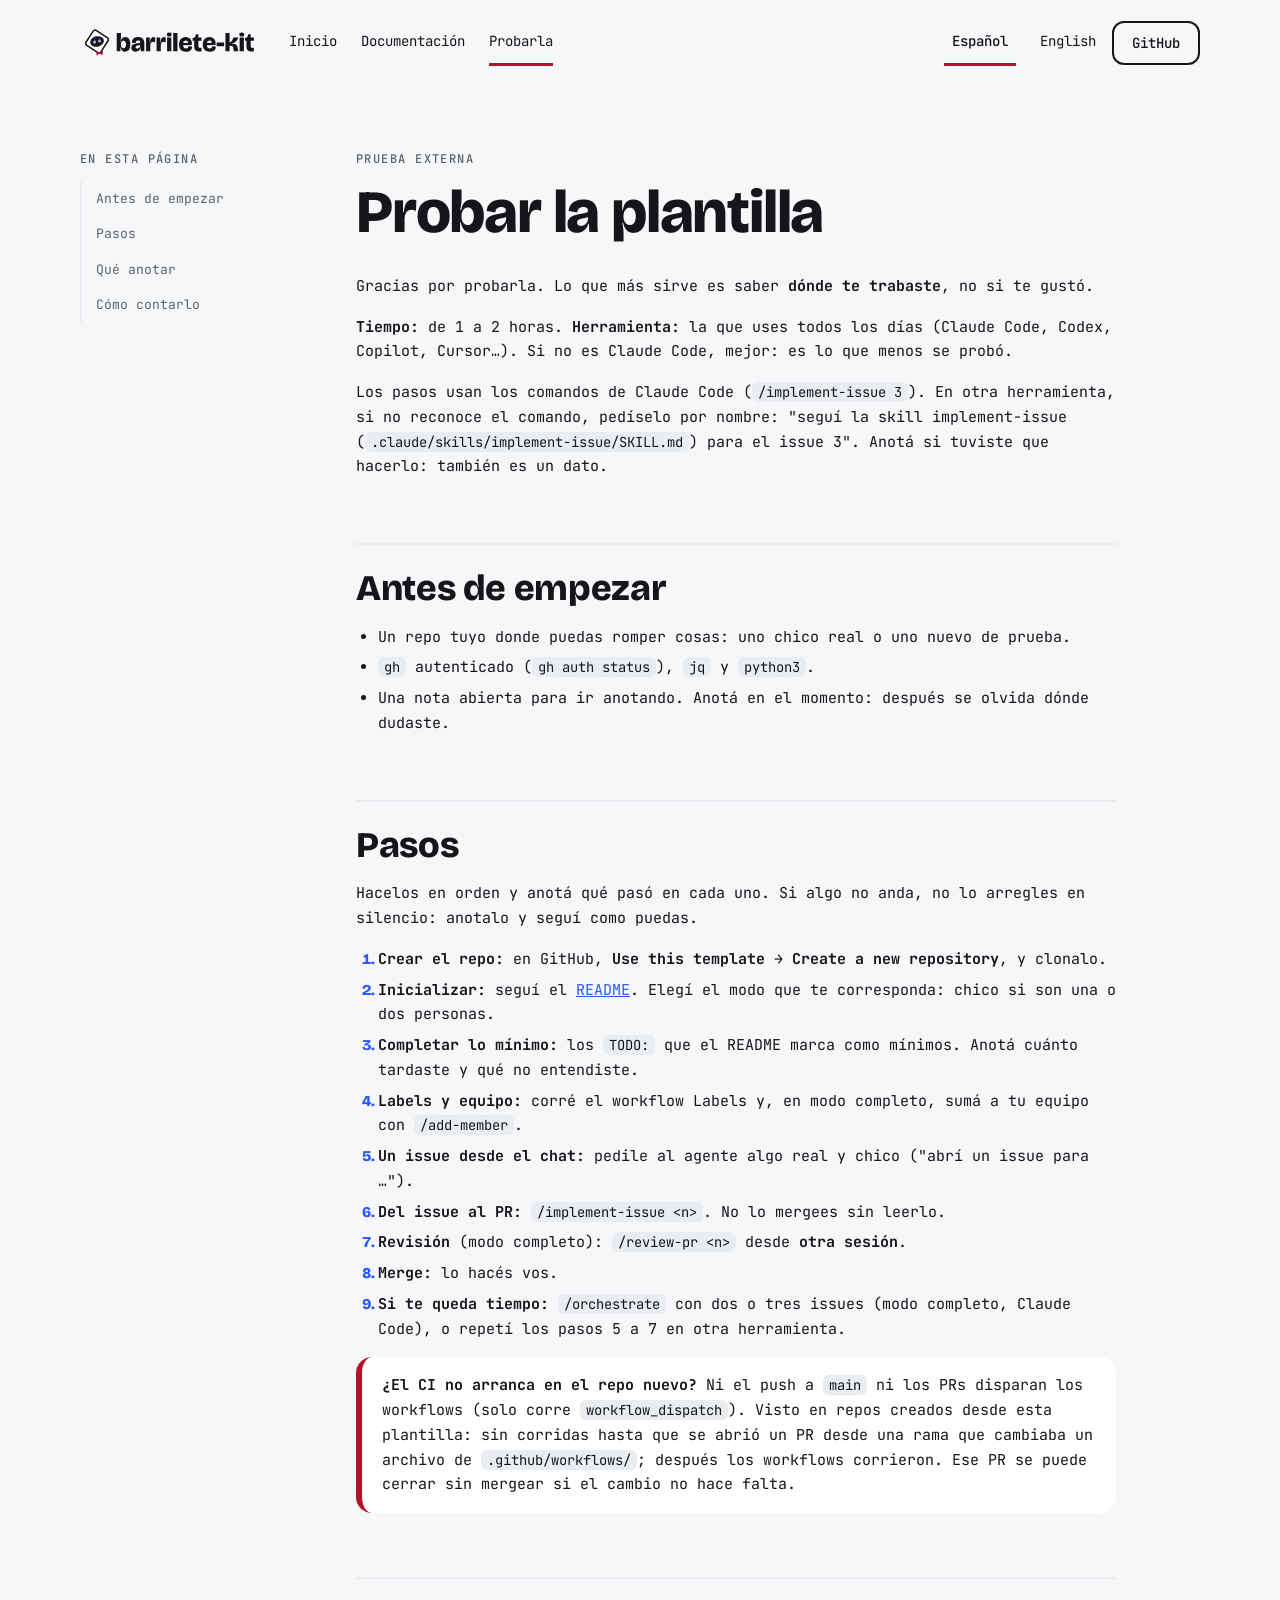
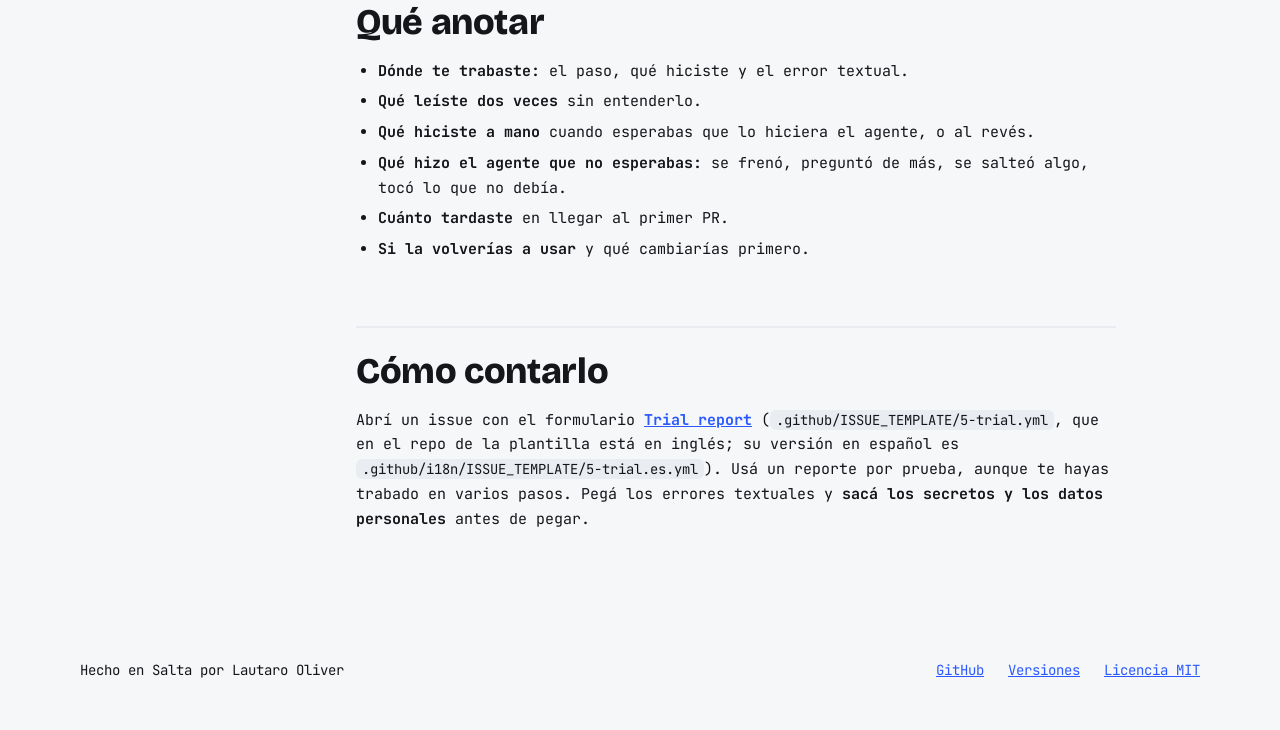
<file: es/probar.html>
<!doctype html>
<html lang="es">
<head>
<meta charset="utf-8">
<link rel="icon" href="/favicon.svg" type="image/svg+xml">
<meta name="viewport" content="width=device-width,initial-scale=1,viewport-fit=cover">
<title>Probar barrilete-kit</title>
<meta name="description" content="Guía para probar barrilete-kit en un repo propio: pasos, qué anotar y cómo reportarlo.">
<link rel="canonical" href="https://barrilete-kit-lp.vercel.app/es/probar.html">
<link rel="alternate" hreflang="en" href="https://barrilete-kit-lp.vercel.app/probar.html">
<link rel="alternate" hreflang="es" href="https://barrilete-kit-lp.vercel.app/es/probar.html">
<link rel="alternate" hreflang="x-default" href="https://barrilete-kit-lp.vercel.app/probar.html">
<link rel="preconnect" href="https://fonts.googleapis.com">
<link rel="stylesheet" href="https://fonts.googleapis.com/css2?family=Bricolage+Grotesque:opsz,wght@12..96,600;12..96,800&amp;family=JetBrains+Mono:wght@400;500&amp;display=swap">
<link rel="stylesheet" href="/docs.css">
</head>
<body>
<a class="saltar" href="#contenido">Saltar al contenido</a>
<header class="cab">
<a class="marca" href="/es/"><svg class="logo" width="177" height="30" viewBox="0 0 377 64" role="img" aria-label="barrilete-kit"><g transform="scale(0.45)"><g transform="rotate(-12 80 64)"><rect x="38" y="22" width="84" height="84" rx="12" transform="rotate(45 80 64)" fill="#FFFFFF" stroke="#14161A" stroke-width="7"></rect><ellipse cx="80" cy="64" rx="33" ry="25" fill="#14161A"></ellipse><circle cx="68" cy="64" r="7.5" fill="#8FB0FF"></circle><circle cx="92" cy="64" r="7.5" fill="#8FB0FF"></circle></g><path d="M92 118 L76 110 L79 132 Z M92 118 L108 108 L106 130 Z" fill="#B4122B"></path><circle cx="92" cy="119" r="5" fill="#B4122B"></circle></g><path transform="translate(75.984 49.7) scale(0.056)" fill="#14161A" d="M353 14Q308 14 274.0 -6.0Q240 -26 217.5 -65.5Q195 -105 184 -163H177V0H36V-186V-700H198V-545Q198 -518 195.5 -487.0Q193 -456 188.5 -423.0Q184 -390 178 -356H187Q196 -422 219.0 -463.0Q242 -504 278.0 -523.0Q314 -542 360 -542Q419 -542 462.5 -512.0Q506 -482 530.0 -422.0Q554 -362 554 -271Q554 -174 527.5 -111.0Q501 -48 455.5 -17.0Q410 14 353 14ZM296 -115Q326 -115 347.0 -134.5Q368 -154 379.0 -186.5Q390 -219 390 -258Q390 -297 380.0 -331.0Q370 -365 349.0 -386.0Q328 -407 296 -407Q282 -407 267.5 -402.0Q253 -397 240.5 -386.5Q228 -376 218.0 -359.5Q208 -343 202.0 -319.5Q196 -296 196 -266V-259Q196 -222 204.5 -195.0Q213 -168 227.0 -150.0Q241 -132 259.0 -123.5Q277 -115 296 -115ZM751 14Q711 14 675.0 0.0Q639 -14 616.0 -45.5Q593 -77 593 -130Q593 -179 612.0 -209.5Q631 -240 663.0 -258.5Q695 -277 733.0 -286.5Q771 -296 808 -303Q860 -313 886.0 -319.0Q912 -325 921.5 -333.0Q931 -341 931 -355Q931 -384 909.5 -399.0Q888 -414 853 -414Q831 -414 809.0 -406.0Q787 -398 773.0 -377.5Q759 -357 760 -319L616 -329Q614 -392 635.0 -433.5Q656 -475 692.5 -498.5Q729 -522 772.5 -532.0Q816 -542 859 -542Q938 -542 989.0 -512.5Q1040 -483 1064.5 -427.5Q1089 -372 1089 -293V-199Q1089 -166 1089.0 -132.5Q1089 -99 1089.0 -66.0Q1089 -33 1089 0H949Q949 -36 949.0 -73.0Q949 -110 949 -151H943Q939 -106 913.5 -68.5Q888 -31 846.5 -8.5Q805 14 751 14ZM818 -104Q835 -104 854.5 -110.5Q874 -117 891.5 -132.0Q909 -147 920.0 -173.5Q931 -200 931 -239V-263L958 -266Q950 -253 931.5 -245.0Q913 -237 890.0 -232.5Q867 -228 843.5 -223.5Q820 -219 800.0 -211.5Q780 -204 767.5 -191.5Q755 -179 755 -157Q755 -131 773.5 -117.5Q792 -104 818 -104ZM1155 0V-287V-528H1295V-318H1303Q1309 -402 1326.5 -450.5Q1344 -499 1370.5 -519.5Q1397 -540 1430 -540Q1448 -540 1467.5 -535.0Q1487 -530 1506 -519L1498 -339Q1476 -352 1455.0 -358.5Q1434 -365 1415 -365Q1383 -365 1361.0 -347.0Q1339 -329 1327.5 -294.0Q1316 -259 1316 -209V0ZM1555 0V-287V-528H1695V-318H1703Q1709 -402 1726.5 -450.5Q1744 -499 1770.5 -519.5Q1797 -540 1830 -540Q1848 -540 1867.5 -535.0Q1887 -530 1906 -519L1898 -339Q1876 -352 1855.0 -358.5Q1834 -365 1815 -365Q1783 -365 1761.0 -347.0Q1739 -329 1727.5 -294.0Q1716 -259 1716 -209V0ZM1955 0V-528H2117V0ZM2035 -566Q1989 -566 1964.5 -585.5Q1940 -605 1940 -642Q1940 -680 1964.5 -699.5Q1989 -719 2035 -719Q2082 -719 2106.5 -699.0Q2131 -679 2131 -642Q2131 -606 2106.5 -586.0Q2082 -566 2035 -566ZM2189 0V-700H2351V0ZM2674 14Q2599 14 2548.5 -7.5Q2498 -29 2467.0 -66.5Q2436 -104 2422.5 -152.0Q2409 -200 2409 -253Q2409 -310 2423.5 -362.0Q2438 -414 2468.5 -454.5Q2499 -495 2547.5 -518.5Q2596 -542 2664 -542Q2732 -542 2780.5 -518.5Q2829 -495 2858.0 -453.0Q2887 -411 2895.5 -356.0Q2904 -301 2893 -237L2510 -231V-319L2769 -324L2748 -273Q2754 -319 2746.5 -350.5Q2739 -382 2719.0 -398.5Q2699 -415 2664 -415Q2627 -415 2605.0 -396.0Q2583 -377 2574.0 -342.5Q2565 -308 2565 -261Q2565 -180 2592.0 -143.0Q2619 -106 2675 -106Q2699 -106 2715.0 -112.0Q2731 -118 2741.0 -129.5Q2751 -141 2755.0 -157.5Q2759 -174 2758 -195L2906 -187Q2909 -154 2899.5 -119.0Q2890 -84 2864.0 -54.0Q2838 -24 2791.5 -5.0Q2745 14 2674 14ZM3171 12Q3078 12 3032.5 -35.5Q2987 -83 2987 -183V-402H2929V-504H2932Q2994 -512 3020.0 -545.5Q3046 -579 3052 -647V-649H3147V-528H3268V-398H3147V-198Q3147 -160 3165.5 -144.0Q3184 -128 3211 -128Q3225 -128 3240.0 -132.0Q3255 -136 3268 -143V-2Q3237 7 3213.0 9.5Q3189 12 3171 12ZM3579 14Q3504 14 3453.5 -7.5Q3403 -29 3372.0 -66.5Q3341 -104 3327.5 -152.0Q3314 -200 3314 -253Q3314 -310 3328.5 -362.0Q3343 -414 3373.5 -454.5Q3404 -495 3452.5 -518.5Q3501 -542 3569 -542Q3637 -542 3685.5 -518.5Q3734 -495 3763.0 -453.0Q3792 -411 3800.5 -356.0Q3809 -301 3798 -237L3415 -231V-319L3674 -324L3653 -273Q3659 -319 3651.5 -350.5Q3644 -382 3624.0 -398.5Q3604 -415 3569 -415Q3532 -415 3510.0 -396.0Q3488 -377 3479.0 -342.5Q3470 -308 3470 -261Q3470 -180 3497.0 -143.0Q3524 -106 3580 -106Q3604 -106 3620.0 -112.0Q3636 -118 3646.0 -129.5Q3656 -141 3660.0 -157.5Q3664 -174 3663 -195L3811 -187Q3814 -154 3804.5 -119.0Q3795 -84 3769.0 -54.0Q3743 -24 3696.5 -5.0Q3650 14 3579 14ZM3844 -195V-337H4127V-195ZM4178 0V-700H4336V-329Q4370 -347 4394.5 -370.0Q4419 -393 4436.0 -419.5Q4453 -446 4463.5 -473.5Q4474 -501 4481 -528H4667Q4656 -488 4635.5 -450.5Q4615 -413 4585.0 -380.5Q4555 -348 4515.5 -322.0Q4476 -296 4428 -279V-271Q4490 -281 4529.5 -273.5Q4569 -266 4592.0 -245.5Q4615 -225 4627.5 -194.0Q4640 -163 4647 -125L4670 0H4495L4484 -88Q4480 -120 4473.0 -148.0Q4466 -176 4446.0 -193.5Q4426 -211 4383 -211H4336V0ZM4719 0V-528H4881V0ZM4799 -566Q4753 -566 4728.5 -585.5Q4704 -605 4704 -642Q4704 -680 4728.5 -699.5Q4753 -719 4799 -719Q4846 -719 4870.5 -699.0Q4895 -679 4895 -642Q4895 -606 4870.5 -586.0Q4846 -566 4799 -566ZM5164 12Q5071 12 5025.5 -35.5Q4980 -83 4980 -183V-402H4922V-504H4925Q4987 -512 5013.0 -545.5Q5039 -579 5045 -647V-649H5140V-528H5261V-398H5140V-198Q5140 -160 5158.5 -144.0Q5177 -128 5204 -128Q5218 -128 5233.0 -132.0Q5248 -136 5261 -143V-2Q5230 7 5206.0 9.5Q5182 12 5164 12Z"/></svg></a>
<nav aria-label="Principal"><a href="/es/">Inicio</a><a href="/es/docs.html">Documentación</a><a href="/es/probar.html" aria-current="page">Probarla</a></nav>
<div class="cab-der">
<nav class="idioma" aria-label="Idioma"><span aria-current="true" lang="es">Español</span><a href="/probar.html" hreflang="en" lang="en" title="Switch to English">English</a></nav>
<a class="boton-borde" href="https://github.com/lautioliver/barrilete-kit/blob/main/README.es.md">GitHub</a>
</div>
</header>
<div class="docs">
<aside class="indice" aria-label="En esta página">
<div class="ceja">En esta página</div>
<ol><li><a href="#antes-de-empezar">Antes de empezar</a></li><li><a href="#pasos">Pasos</a></li><li><a href="#que-anotar">Qué anotar</a></li><li><a href="#como-contarlo">Cómo contarlo</a></li></ol>
</aside>
<main id="contenido" class="contenido">
<div class="ceja">Prueba externa</div>
<h1>Probar la plantilla</h1>
<p>Gracias por probarla. Lo que más sirve es saber <b>dónde te trabaste</b>, no si te gustó.</p>
<p><b>Tiempo:</b> de 1 a 2 horas. <b>Herramienta:</b> la que uses todos los días (Claude Code, Codex, Copilot, Cursor…). Si no es Claude Code, mejor: es lo que menos se probó.</p>
<p>Los pasos usan los comandos de Claude Code (<code>/implement-issue 3</code>). En otra herramienta, si no reconoce el comando, pedíselo por nombre: "seguí la skill implement-issue (<code>.claude/skills/implement-issue/SKILL.md</code>) para el issue 3". Anotá si tuviste que hacerlo: también es un dato.</p>
<h2 id="antes-de-empezar">Antes de empezar</h2>
<ul><li>Un repo tuyo donde puedas romper cosas: uno chico real o uno nuevo de prueba.</li><li><code>gh</code> autenticado (<code>gh auth status</code>), <code>jq</code> y <code>python3</code>.</li><li>Una nota abierta para ir anotando. Anotá en el momento: después se olvida dónde dudaste.</li></ul>
<h2 id="pasos">Pasos</h2>
<p>Hacelos en orden y anotá qué pasó en cada uno. Si algo no anda, no lo arregles en silencio: anotalo y seguí como puedas.</p>
<ol><li><b>Crear el repo:</b> en GitHub, <b>Use this template → Create a new repository</b>, y clonalo.</li><li><b>Inicializar:</b> seguí el <a href="/es/docs.html#empezar">README</a>. Elegí el modo que te corresponda: chico si son una o dos personas.</li><li><b>Completar lo mínimo:</b> los <code>TODO:</code> que el README marca como mínimos. Anotá cuánto tardaste y qué no entendiste.</li><li><b>Labels y equipo:</b> corré el workflow Labels y, en modo completo, sumá a tu equipo con <code>/add-member</code>.</li><li><b>Un issue desde el chat:</b> pedile al agente algo real y chico ("abrí un issue para …").</li><li><b>Del issue al PR:</b> <code>/implement-issue &lt;n&gt;</code>. No lo mergees sin leerlo.</li><li><b>Revisión</b> (modo completo): <code>/review-pr &lt;n&gt;</code> desde <b>otra sesión</b>.</li><li><b>Merge:</b> lo hacés vos.</li><li><b>Si te queda tiempo:</b> <code>/orchestrate</code> con dos o tres issues (modo completo, Claude Code), o repetí los pasos 5 a 7 en otra herramienta.</li></ol>
<div class="aviso aviso-warning"><b>¿El CI no arranca en el repo nuevo?</b> Ni el push a <code>main</code> ni los PRs disparan los workflows (solo corre <code>workflow_dispatch</code>). Visto en repos creados desde esta plantilla: sin corridas hasta que se abrió un PR desde una rama que cambiaba un archivo de <code>.github/workflows/</code>; después los workflows corrieron. Ese PR se puede cerrar sin mergear si el cambio no hace falta.</div>
<h2 id="que-anotar">Qué anotar</h2>
<ul><li><b>Dónde te trabaste:</b> el paso, qué hiciste y el error textual.</li><li><b>Qué leíste dos veces</b> sin entenderlo.</li><li><b>Qué hiciste a mano</b> cuando esperabas que lo hiciera el agente, o al revés.</li><li><b>Qué hizo el agente que no esperabas:</b> se frenó, preguntó de más, se salteó algo, tocó lo que no debía.</li><li><b>Cuánto tardaste</b> en llegar al primer PR.</li><li><b>Si la volverías a usar</b> y qué cambiarías primero.</li></ul>
<h2 id="como-contarlo">Cómo contarlo</h2>
<p>Abrí un issue con el formulario <a href="https://github.com/lautioliver/barrilete-kit/issues/new?template=5-trial.yml"><b>Trial report</b></a> (<code>.github/ISSUE_TEMPLATE/5-trial.yml</code>, que en el repo de la plantilla está en inglés; su versión en español es <code>.github/i18n/ISSUE_TEMPLATE/5-trial.es.yml</code>). Usá un reporte por prueba, aunque te hayas trabado en varios pasos. Pegá los errores textuales y <b>sacá los secretos y los datos personales</b> antes de pegar.</p>
</main>
</div>
<footer class="pie">
<span>Hecho en Salta por Lautaro Oliver</span>
<nav aria-label="Pie"><a href="https://github.com/lautioliver/barrilete-kit/blob/main/README.es.md">GitHub</a><a href="https://github.com/lautioliver/barrilete-kit/releases">Versiones</a><a href="https://github.com/lautioliver/barrilete-kit/blob/main/LICENSE">Licencia MIT</a></nav>
</footer>
</body>
</html>
</file>
<file: docs.css>
/* Páginas de documentación (docs.html, probar.html y sus versiones en /es/). Mismos tokens que index.html: tema único claro, a propósito. */
:root{
  color-scheme: light;
  --surface:#f6f7f9; --surface-raised:#ffffff; --surface-muted:#e9ecf1;
  --ink:#14161a; --ink-muted:#5a6270;
  --accent:#2b59ff; --accent-hover:#1e3fcc; --accent-on-inverse:#8fb0ff;
  --rienda:#b4122b; --nudo:#ffb020; --hairline-inverse:#2a2f38;
  --font-display:"Bricolage Grotesque", ui-sans-serif, system-ui, sans-serif;
  --font-mono:"JetBrains Mono", ui-monospace, SFMono-Regular, Menlo, monospace;
  --gutter:clamp(16px, 4vw, 40px);
}
*{box-sizing:border-box}
html{scroll-behavior:smooth;scroll-padding-top:24px}
body{margin:0;background:var(--surface);color:var(--ink);font-family:var(--font-mono);font-size:15px;line-height:1.65;overflow-x:hidden}
a{color:var(--accent)} a:hover{color:var(--accent-hover)}
:focus-visible{outline:3px solid var(--accent);outline-offset:3px}
code{font-family:var(--font-mono);font-size:.92em;background:var(--surface-muted);padding:1px 6px;border-radius:6px;overflow-wrap:anywhere}
h1,h2,h3,h4{font-family:var(--font-display);font-weight:800;text-wrap:balance;line-height:1.1;letter-spacing:-.01em}
.saltar{position:absolute;left:-9999px}
.saltar:focus{left:16px;top:16px;background:var(--surface-raised);padding:8px 12px;border-radius:8px;z-index:2}

.cab{max-width:1200px;margin:0 auto;padding:20px var(--gutter);display:flex;flex-wrap:wrap;align-items:center;justify-content:space-between;gap:12px 32px}
.marca{display:flex;align-items:center;gap:10px;color:var(--ink);text-decoration:none;font-weight:500;font-size:17px}
.cab nav{display:flex;flex-wrap:wrap;gap:4px 24px;font-size:14px}
.cab nav a{color:var(--ink);text-decoration:none;padding:10px 0;border-bottom:3px solid transparent}
.cab nav a[aria-current=page]{border-bottom-color:var(--rienda)}
.cab-der{margin-left:auto;display:flex;align-items:center;gap:16px}
.idioma{display:flex;align-items:center;gap:4px;font-size:14px}
.idioma>*{padding:10px 8px;border-bottom:3px solid transparent}
.idioma a{color:var(--ink);text-decoration:none}
.idioma [aria-current]{font-weight:500;border-bottom-color:var(--rienda)}
.boton-borde{display:inline-flex;align-items:center;min-height:44px;padding:0 18px;border:2px solid var(--ink);border-radius:12px;color:var(--ink);text-decoration:none;font-weight:500;font-size:14px}

.docs{max-width:1200px;margin:0 auto;padding:clamp(32px,6vw,64px) var(--gutter) 0;display:grid;grid-template-columns:220px minmax(0,1fr);gap:56px;align-items:start}
.indice{position:sticky;top:24px;font-size:13px}
.indice ol{list-style:none;margin:12px 0 0;padding:0;display:flex;flex-direction:column;gap:2px;border-left:2px solid var(--surface-muted)}
.indice a{display:block;padding:6px 0 6px 14px;margin-left:-2px;border-left:2px solid transparent;color:var(--ink-muted);text-decoration:none}
.indice a:hover{color:var(--ink);border-left-color:var(--rienda)}
.ceja{font-size:12px;letter-spacing:.12em;text-transform:uppercase;color:var(--ink-muted);font-weight:500}

.contenido{max-width:760px;min-width:0}
.contenido h1{margin:12px 0 32px;font-size:clamp(36px,5vw,60px);line-height:1;letter-spacing:-.02em}
.contenido h2{margin:64px 0 16px;padding-top:24px;border-top:2px solid var(--surface-muted);font-size:clamp(26px,3vw,36px)}
.contenido h3{margin:40px 0 12px;font-size:24px}
.contenido p,.contenido ul,.contenido ol{margin:0 0 16px}
.contenido ul,.contenido ol{padding-left:22px}
.contenido li{margin:6px 0}
.contenido li>ul,.contenido li>ol{margin:8px 0 0}
.contenido ol>li::marker{font-family:var(--font-display);font-weight:800;color:var(--accent)}

.aviso{margin:0 0 20px;padding:16px 20px;border-radius:16px;background:var(--surface-raised);border-left:6px solid var(--accent)}
.aviso-tip{border-left-color:var(--nudo)}
.aviso-important,.aviso-warning{border-left-color:var(--rienda)}

.tabla{margin:0 0 24px;overflow-x:auto;border:2px solid var(--ink);border-radius:16px;background:var(--surface-raised)}
table{border-collapse:collapse;width:100%;font-size:14px}
th,td{padding:12px 14px;text-align:left;vertical-align:top;border-bottom:1px solid var(--surface-muted)}
th{font-family:var(--font-display);font-weight:800;font-size:15px;background:var(--surface-muted)}
tr:last-child td{border-bottom:0}

.codigo{margin:0 0 20px;background:var(--ink);border-radius:20px;overflow:hidden}
.codigo-tit{padding:10px 20px;border-bottom:1px solid var(--hairline-inverse);font-size:12px;letter-spacing:.12em;text-transform:uppercase;color:var(--accent-on-inverse)}
.codigo pre{margin:0;padding:20px;overflow-x:auto;color:var(--surface-muted);font-size:14px;line-height:1.7}

details{margin:0 0 20px;border:2px solid var(--ink);border-radius:16px;background:var(--surface-raised);padding:0 20px}
summary{cursor:pointer;padding:14px 0;font-family:var(--font-display);font-weight:800;font-size:17px}
details[open]{padding-bottom:4px}

.pie{max-width:1200px;margin:0 auto;padding:clamp(64px,10vw,112px) var(--gutter) 48px;display:flex;flex-wrap:wrap;justify-content:space-between;gap:16px 32px;font-size:14px}
.pie nav{display:flex;flex-wrap:wrap;gap:8px 24px}

@media (max-width: 860px){
  .docs{grid-template-columns:minmax(0,1fr);gap:24px}
  .indice{position:static;background:var(--surface-raised);border-radius:16px;padding:16px 20px}
  .indice ol{flex-direction:row;flex-wrap:wrap;gap:4px 16px;border-left:0}
  .indice a{padding:4px 0;border-left:0;margin:0}
}
@media (prefers-reduced-motion: reduce){html{scroll-behavior:auto}}
</file>
